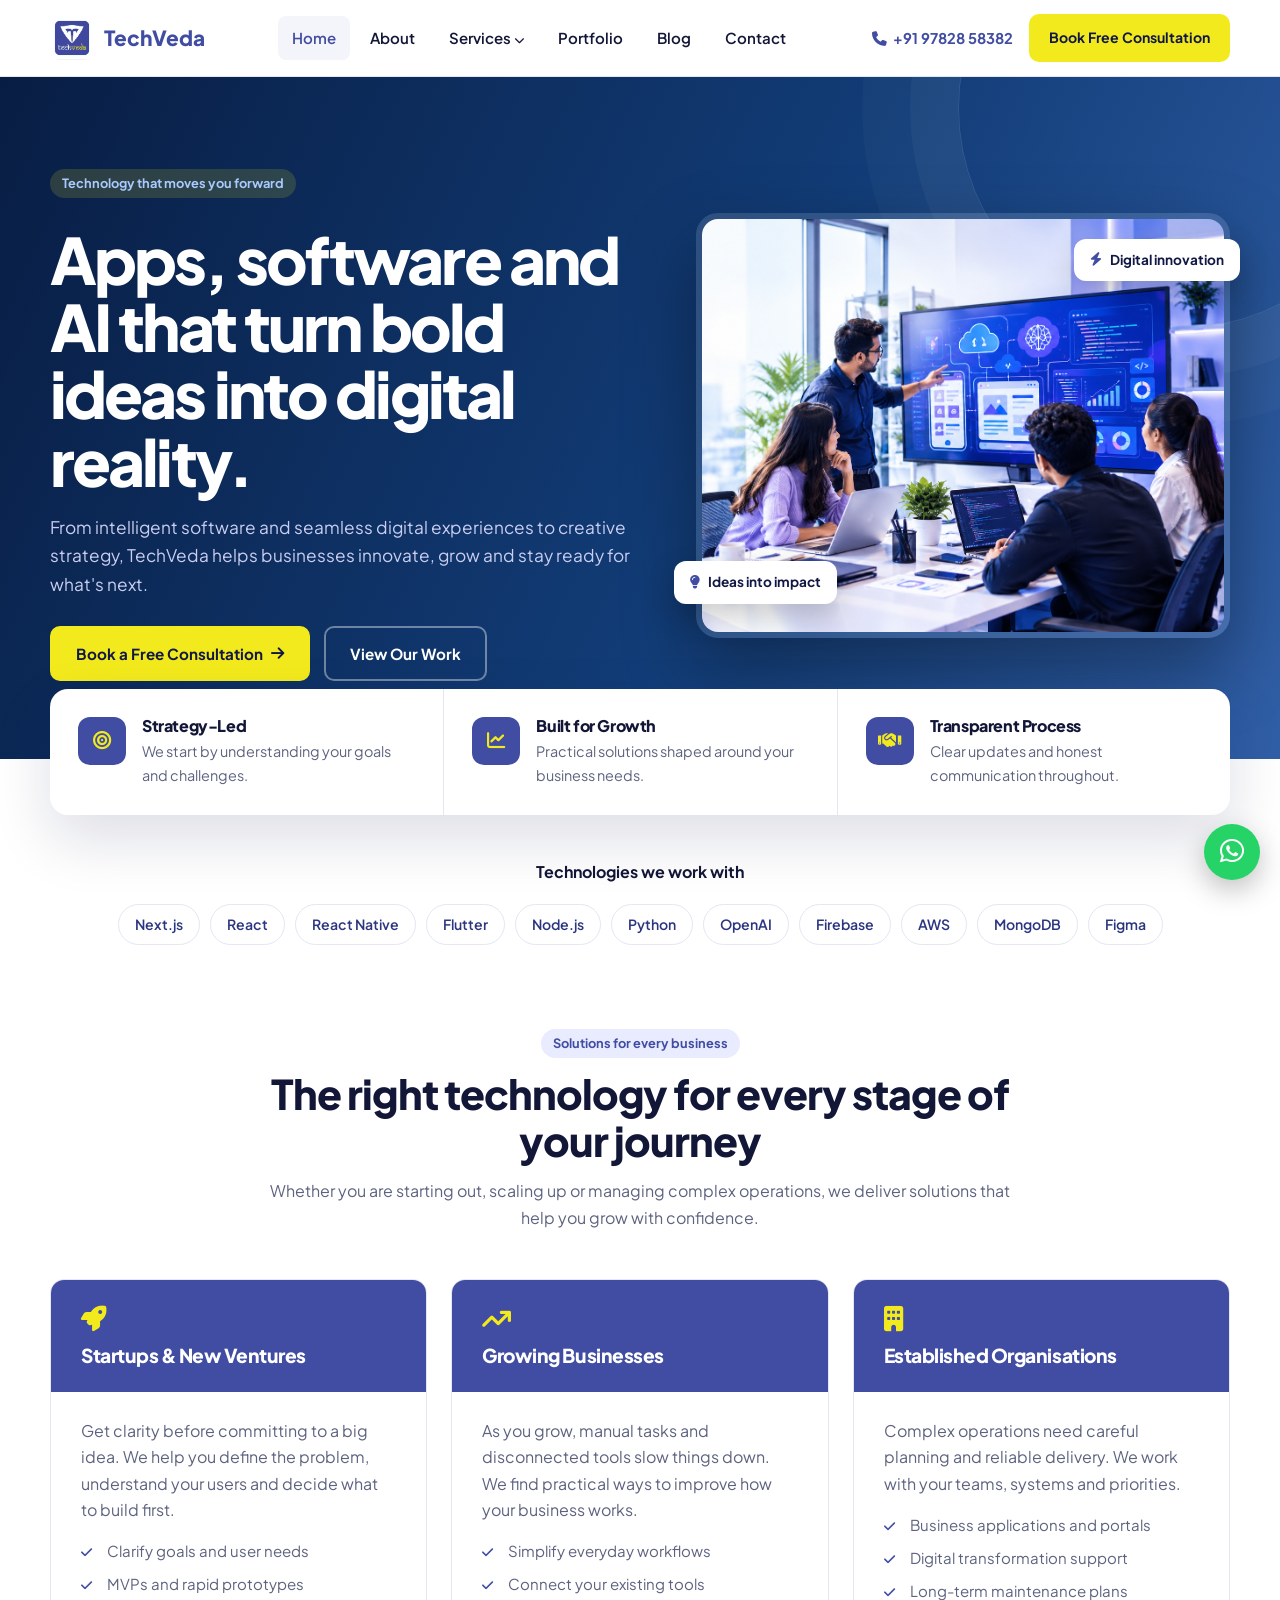
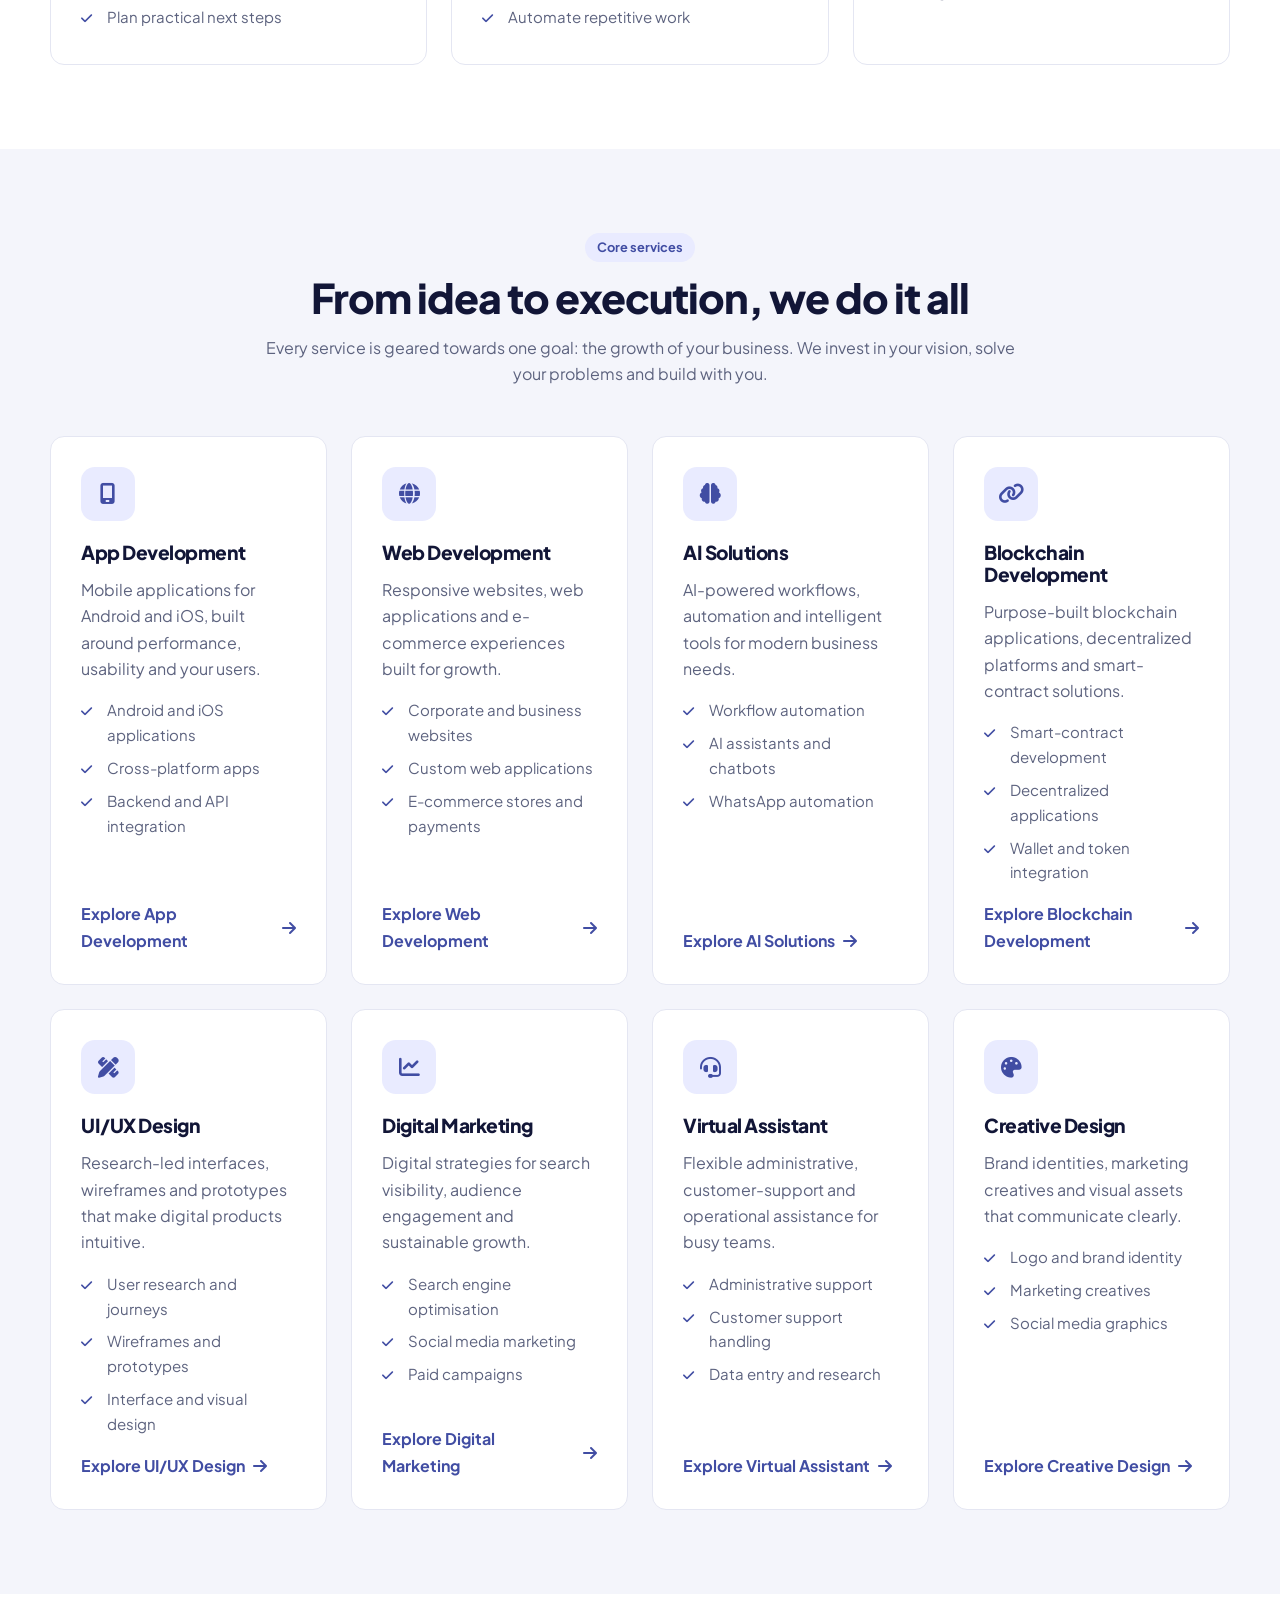
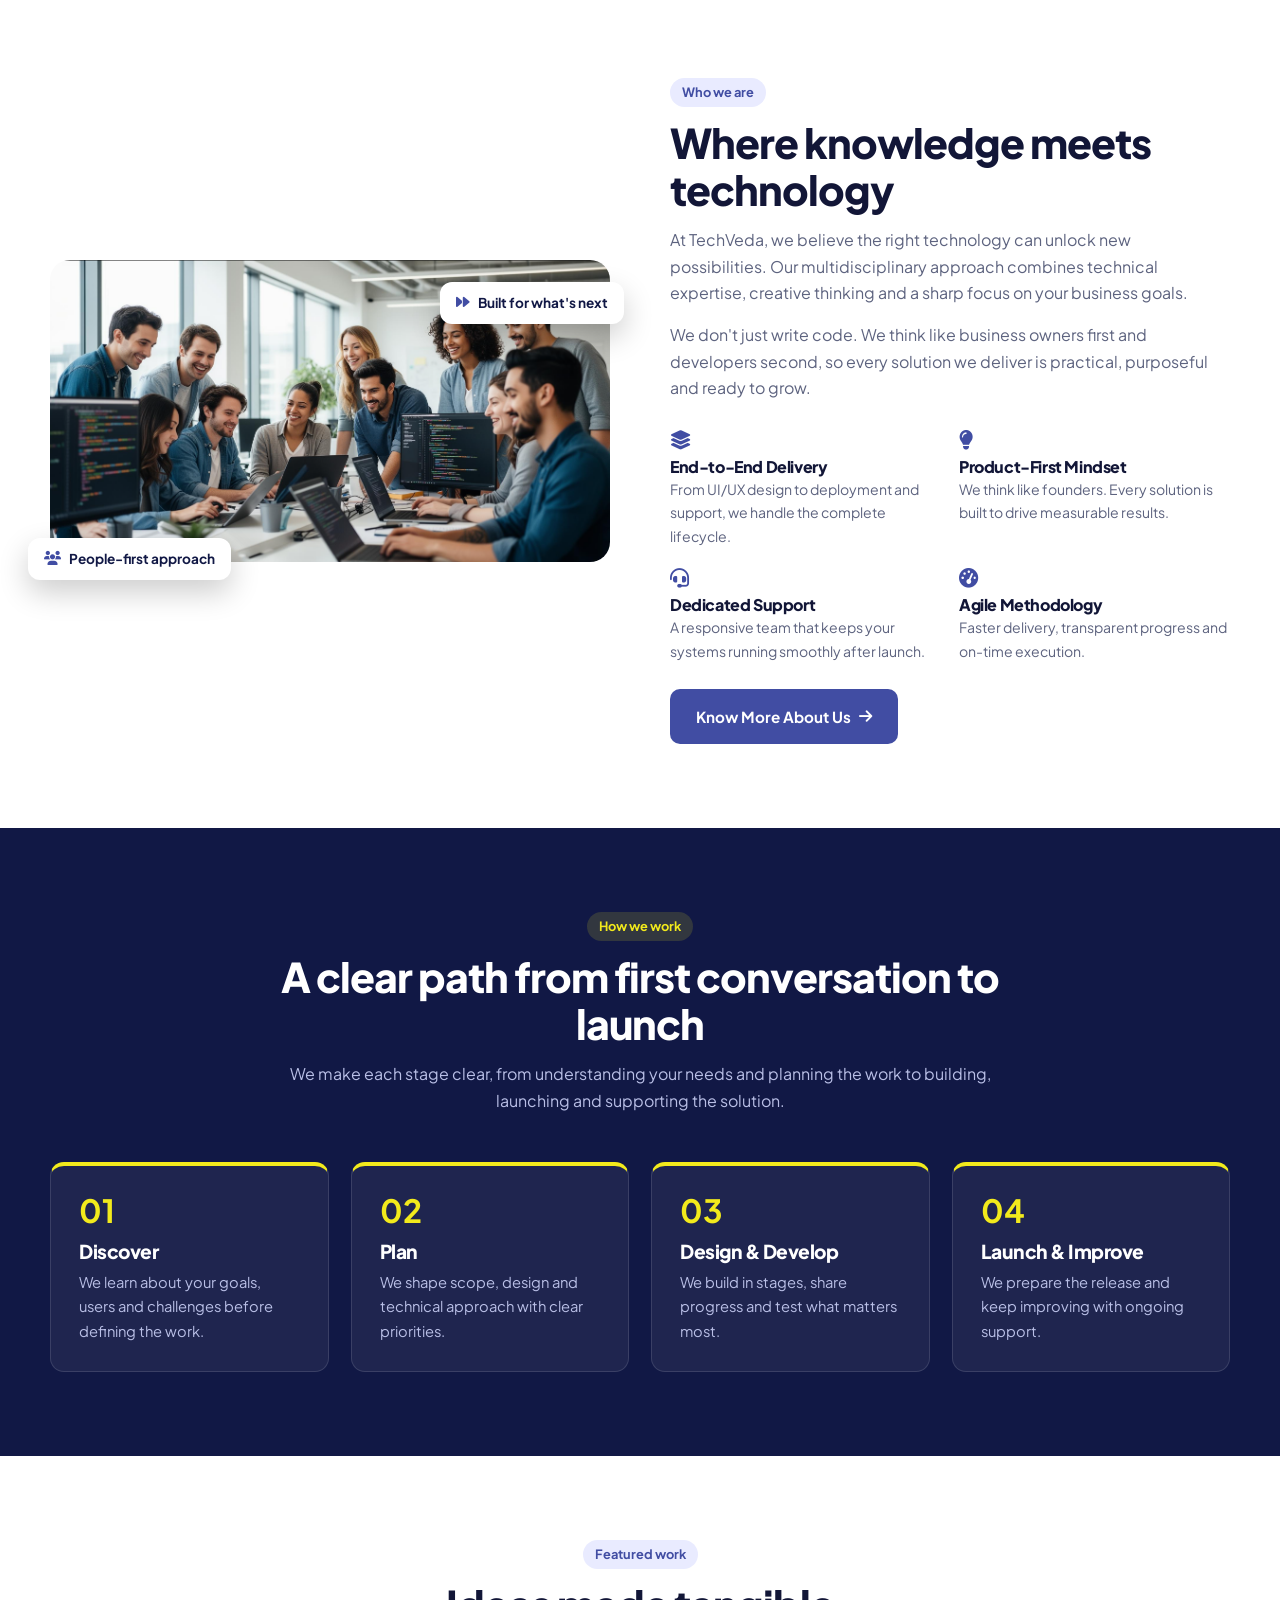
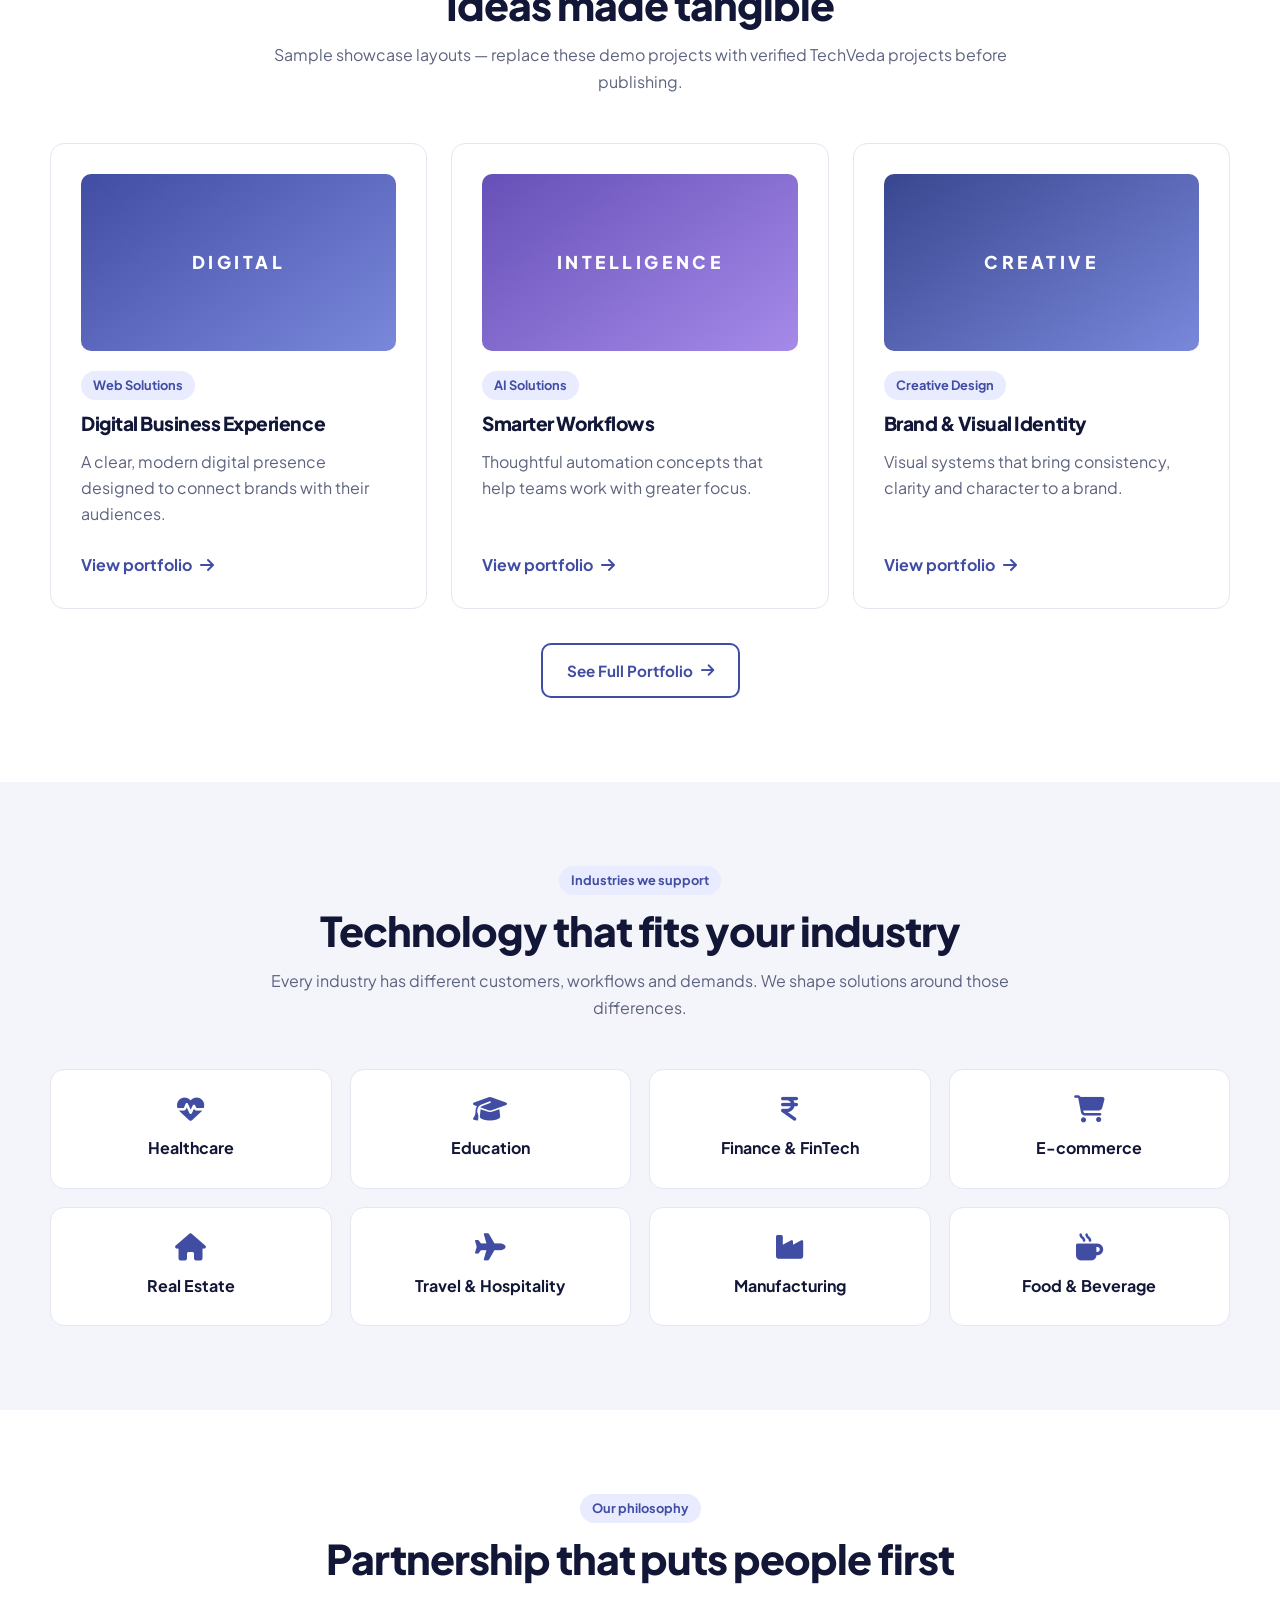
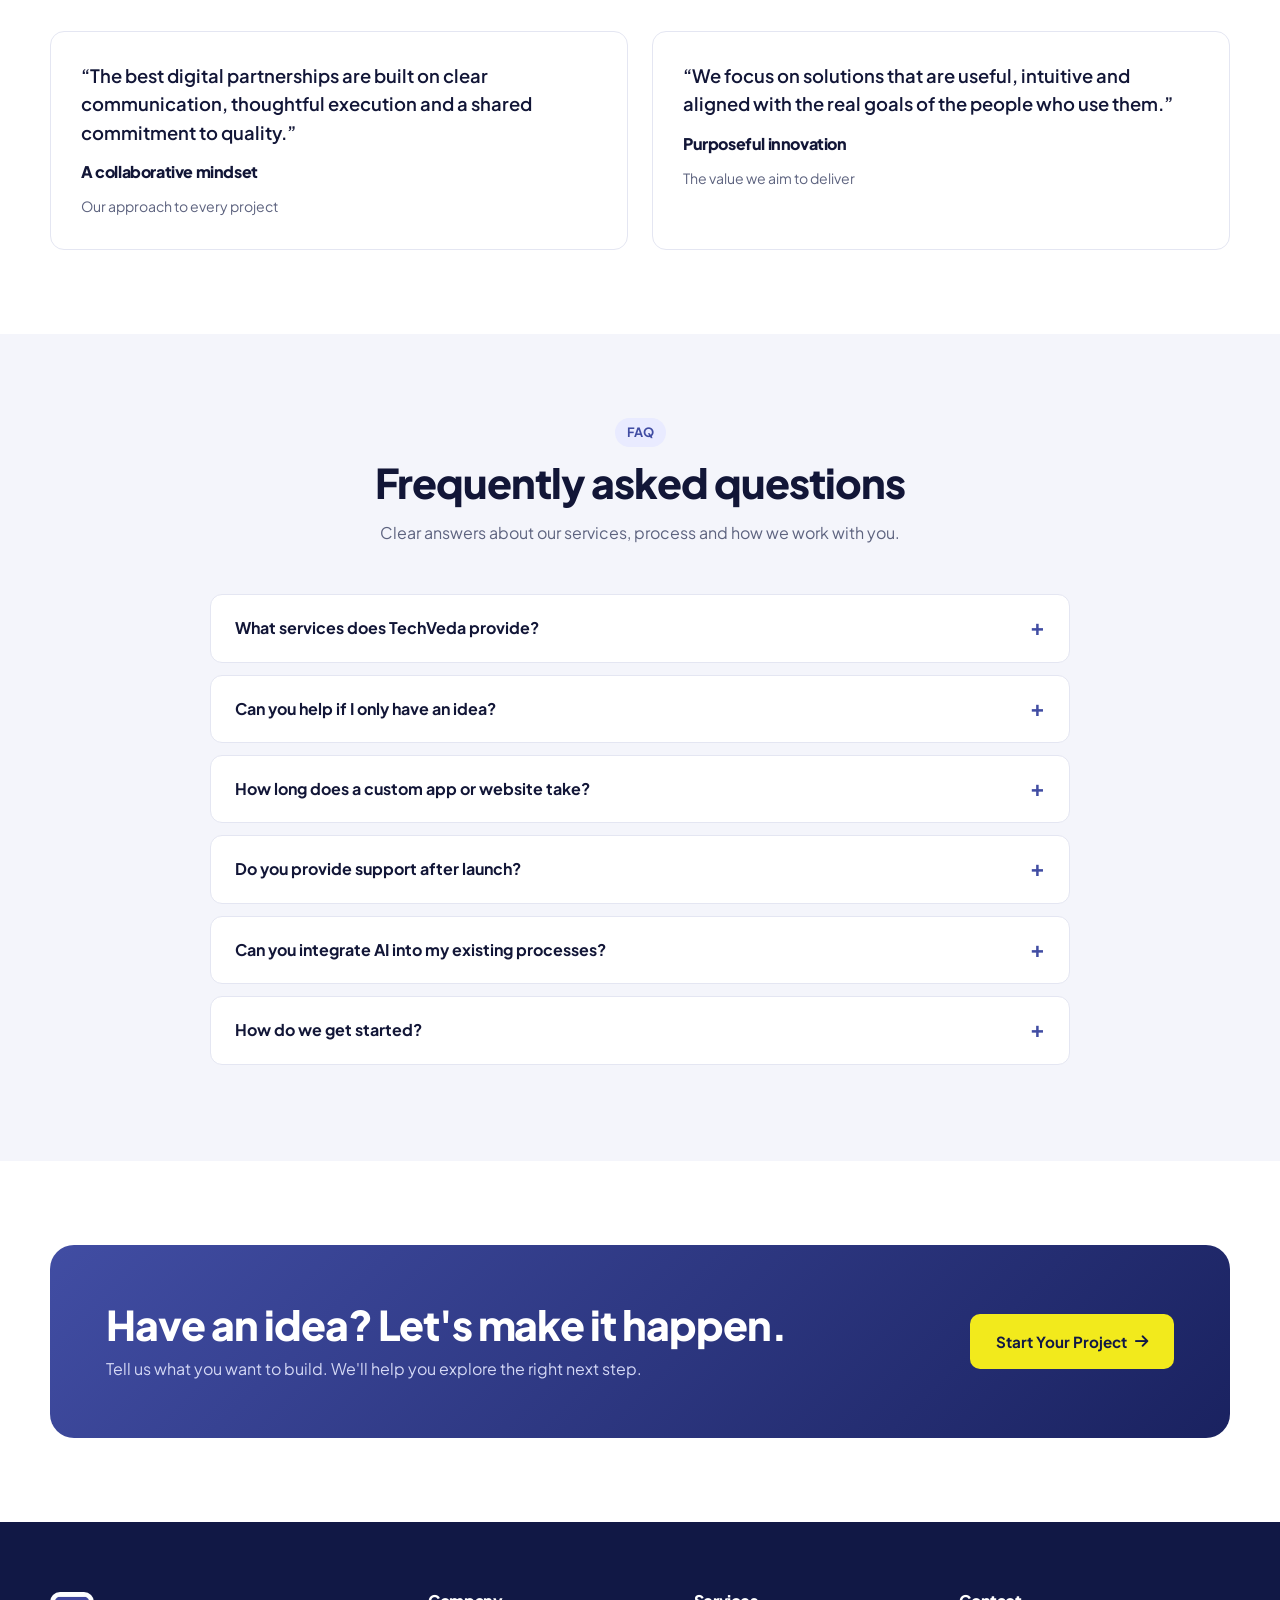
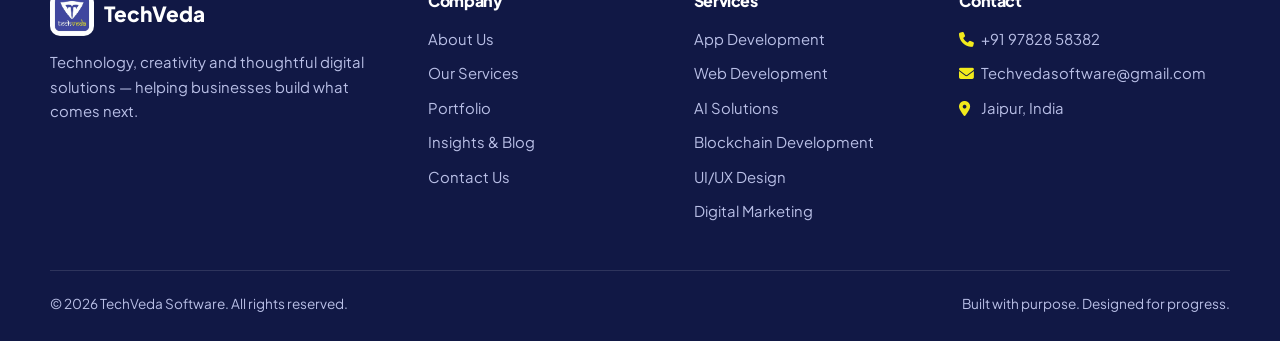
<file: index.html>
<!doctype html>
<html lang="en">
  <head>
    <meta charset="utf-8" />
    <meta name="viewport" content="width=device-width,initial-scale=1" />
    <title>TechVeda | Apps, Software & AI Solutions</title>
    <meta
      name="description"
      content="TechVeda delivers app, web, AI, blockchain, design and digital marketing solutions for growing businesses."
    />
    <link rel="icon" href="images/techveda-logo.jpeg" />
    <link rel="stylesheet" href="css/style.css" />
  </head>
  <body>
    <header class="site-header">
      <div class="container nav-wrap">
        <a class="brand" href="index.html"
          ><img src="images/techveda-logo.jpeg" alt="TechVeda logo" /><span
            >TechVeda</span
          ></a
        >
        <nav class="nav-links" id="nav">
          <a href="index.html" class="active">Home</a
          ><a href="about.html">About</a>
          <div class="nav-drop">
            <a href="service.html"
              >Services
              <i class="fa-solid fa-chevron-down" style="font-size: 0.65rem"></i
            ></a>
            <div class="drop-menu">
              <a href="service/app-development.html"
                ><i class="fa-solid fa-mobile-screen"></i>App Development</a
              ><a href="service/web-development.html"
                ><i class="fa-solid fa-globe"></i>Web Development</a
              ><a href="service/ai-solutions.html"
                ><i class="fa-solid fa-brain"></i>AI Solutions</a
              ><a href="service/blockchain-development.html"
                ><i class="fa-solid fa-link"></i>Blockchain Development</a
              ><a href="service/ui-ux-design.html"
                ><i class="fa-solid fa-pen-ruler"></i>UI/UX Design</a
              ><a href="service/digital-marketing.html"
                ><i class="fa-solid fa-chart-line"></i>Digital Marketing</a
              ><a href="service/virtual-assistant.html"
                ><i class="fa-solid fa-headset"></i>Virtual Assistant</a
              ><a href="service/creative-design.html"
                ><i class="fa-solid fa-palette"></i>Creative Design</a
              >
            </div>
          </div>
          <a href="portfolio.html">Portfolio</a><a href="blog.html">Blog</a
          ><a href="contact.html">Contact</a>
        </nav>
        <div class="nav-cta">
          <a class="nav-phone" href="tel:+919782858382"
            ><i class="fa-solid fa-phone"></i>+91 97828 58382</a
          ><a class="btn primary sm" href="contact.html"
            >Book Free Consultation</a
          >
          <button
            class="menu-toggle"
            aria-label="Toggle navigation"
            aria-expanded="false"
          >
            <i class="fa-solid fa-bars"></i>
          </button>
        </div>
      </div>
    </header>
    <main>
      <section class="page-hero service-detail-hero">
        <div class="container hero-grid">
          <div>
            <span class="tag">Technology that moves you forward</span>
            <h1>
              Apps, software and AI that turn bold ideas into digital reality.
            </h1>
            <p>
              From intelligent software and seamless digital experiences to
              creative strategy, TechVeda helps businesses innovate, grow and
              stay ready for what's next.
            </p>
            <div class="hero-actions">
              <a class="btn primary" href="contact.html"
                >Book a Free Consultation
                <i class="fa-solid fa-arrow-right"></i></a
              ><a class="btn ghost" href="portfolio.html">View Our Work</a>
            </div>
          </div>
          <div class="hero-art">
            <img
              src="images/hero-team.png"
              alt="TechVeda technology team collaborating on digital solutions"
            />
            <div class="chip chip-one">
              <i class="fa-solid fa-lightbulb"></i>Ideas into impact
            </div>
            <div class="chip chip-two">
              <i class="fa-solid fa-bolt"></i>Digital innovation
            </div>
          </div>
        </div>
      </section>
      <div class="container hl-row">
        <div class="hl-grid">
          <div class="hl">
            <i class="fa-solid fa-bullseye"></i>
            <div>
              <h4>Strategy-Led</h4>
              <p>We start by understanding your goals and challenges.</p>
            </div>
          </div>
          <div class="hl">
            <i class="fa-solid fa-chart-line"></i>
            <div>
              <h4>Built for Growth</h4>
              <p>Practical solutions shaped around your business needs.</p>
            </div>
          </div>
          <div class="hl">
            <i class="fa-solid fa-handshake"></i>
            <div>
              <h4>Transparent Process</h4>
              <p>Clear updates and honest communication throughout.</p>
            </div>
          </div>
        </div>
      </div>
      <section class="tech">
        <div class="container">
          <p>Technologies we work with</p>
          <div class="tech-list">
            <span>Next.js</span><span>React</span><span>React Native</span
            ><span>Flutter</span><span>Node.js</span><span>Python</span
            ><span>OpenAI</span><span>Firebase</span><span>AWS</span
            ><span>MongoDB</span><span>Figma</span>
          </div>
        </div>
      </section>
      <section class="section">
        <div class="container">
          <div class="section-head">
            <span class="tag">Solutions for every business</span>
            <h2>The right technology for every stage of your journey</h2>
            <p>
              Whether you are starting out, scaling up or managing complex
              operations, we deliver solutions that help you grow with
              confidence.
            </p>
          </div>
          <div class="grid g3">
            <article class="card stage-card">
              <div class="top">
                <i class="fa-solid fa-rocket"></i>
                <h3>Startups & New Ventures</h3>
              </div>
              <div class="body">
                <p>
                  Get clarity before committing to a big idea. We help you
                  define the problem, understand your users and decide what to
                  build first.
                </p>
                <ul class="ticks">
                  <li>Clarify goals and user needs</li>
                  <li>MVPs and rapid prototypes</li>
                  <li>Plan practical next steps</li>
                </ul>
              </div>
            </article>
            <article class="card stage-card">
              <div class="top">
                <i class="fa-solid fa-arrow-trend-up"></i>
                <h3>Growing Businesses</h3>
              </div>
              <div class="body">
                <p>
                  As you grow, manual tasks and disconnected tools slow things
                  down. We find practical ways to improve how your business
                  works.
                </p>
                <ul class="ticks">
                  <li>Simplify everyday workflows</li>
                  <li>Connect your existing tools</li>
                  <li>Automate repetitive work</li>
                </ul>
              </div>
            </article>
            <article class="card stage-card">
              <div class="top">
                <i class="fa-solid fa-building"></i>
                <h3>Established Organisations</h3>
              </div>
              <div class="body">
                <p>
                  Complex operations need careful planning and reliable
                  delivery. We work with your teams, systems and priorities.
                </p>
                <ul class="ticks">
                  <li>Business applications and portals</li>
                  <li>Digital transformation support</li>
                  <li>Long-term maintenance plans</li>
                </ul>
              </div>
            </article>
          </div>
        </div>
      </section>
      <section class="section soft">
        <div class="container">
          <div class="section-head">
            <span class="tag">Core services</span>
            <h2>From idea to execution, we do it all</h2>
            <p>
              Every service is geared towards one goal: the growth of your
              business. We invest in your vision, solve your problems and build
              with you.
            </p>
          </div>
          <div
            class="grid g4"
            style="grid-template-columns: repeat(auto-fit, minmax(260px, 1fr))"
          >
            <article class="card">
              <div class="ico"><i class="fa-solid fa-mobile-screen"></i></div>
              <h3>App Development</h3>
              <p>
                Mobile applications for Android and iOS, built around
                performance, usability and your users.
              </p>
              <ul class="ticks">
                <li>Android and iOS applications</li>
                <li>Cross-platform apps</li>
                <li>Backend and API integration</li>
              </ul>
              <a class="more" href="service/app-development.html"
                >Explore App Development <i class="fa-solid fa-arrow-right"></i
              ></a>
            </article>
            <article class="card">
              <div class="ico"><i class="fa-solid fa-globe"></i></div>
              <h3>Web Development</h3>
              <p>
                Responsive websites, web applications and e-commerce experiences
                built for growth.
              </p>
              <ul class="ticks">
                <li>Corporate and business websites</li>
                <li>Custom web applications</li>
                <li>E-commerce stores and payments</li>
              </ul>
              <a class="more" href="service/web-development.html"
                >Explore Web Development <i class="fa-solid fa-arrow-right"></i
              ></a>
            </article>
            <article class="card">
              <div class="ico"><i class="fa-solid fa-brain"></i></div>
              <h3>AI Solutions</h3>
              <p>
                AI-powered workflows, automation and intelligent tools for
                modern business needs.
              </p>
              <ul class="ticks">
                <li>Workflow automation</li>
                <li>AI assistants and chatbots</li>
                <li>WhatsApp automation</li>
              </ul>
              <a class="more" href="service/ai-solutions.html"
                >Explore AI Solutions <i class="fa-solid fa-arrow-right"></i
              ></a>
            </article>
            <article class="card">
              <div class="ico"><i class="fa-solid fa-link"></i></div>
              <h3>Blockchain Development</h3>
              <p>
                Purpose-built blockchain applications, decentralized platforms
                and smart-contract solutions.
              </p>
              <ul class="ticks">
                <li>Smart-contract development</li>
                <li>Decentralized applications</li>
                <li>Wallet and token integration</li>
              </ul>
              <a class="more" href="service/blockchain-development.html"
                >Explore Blockchain Development
                <i class="fa-solid fa-arrow-right"></i
              ></a>
            </article>
            <article class="card">
              <div class="ico"><i class="fa-solid fa-pen-ruler"></i></div>
              <h3>UI/UX Design</h3>
              <p>
                Research-led interfaces, wireframes and prototypes that make
                digital products intuitive.
              </p>
              <ul class="ticks">
                <li>User research and journeys</li>
                <li>Wireframes and prototypes</li>
                <li>Interface and visual design</li>
              </ul>
              <a class="more" href="service/ui-ux-design.html"
                >Explore UI/UX Design <i class="fa-solid fa-arrow-right"></i
              ></a>
            </article>
            <article class="card">
              <div class="ico"><i class="fa-solid fa-chart-line"></i></div>
              <h3>Digital Marketing</h3>
              <p>
                Digital strategies for search visibility, audience engagement
                and sustainable growth.
              </p>
              <ul class="ticks">
                <li>Search engine optimisation</li>
                <li>Social media marketing</li>
                <li>Paid campaigns</li>
              </ul>
              <a class="more" href="service/digital-marketing.html"
                >Explore Digital Marketing
                <i class="fa-solid fa-arrow-right"></i
              ></a>
            </article>
            <article class="card">
              <div class="ico"><i class="fa-solid fa-headset"></i></div>
              <h3>Virtual Assistant</h3>
              <p>
                Flexible administrative, customer-support and operational
                assistance for busy teams.
              </p>
              <ul class="ticks">
                <li>Administrative support</li>
                <li>Customer support handling</li>
                <li>Data entry and research</li>
              </ul>
              <a class="more" href="service/virtual-assistant.html"
                >Explore Virtual Assistant
                <i class="fa-solid fa-arrow-right"></i
              ></a>
            </article>
            <article class="card">
              <div class="ico"><i class="fa-solid fa-palette"></i></div>
              <h3>Creative Design</h3>
              <p>
                Brand identities, marketing creatives and visual assets that
                communicate clearly.
              </p>
              <ul class="ticks">
                <li>Logo and brand identity</li>
                <li>Marketing creatives</li>
                <li>Social media graphics</li>
              </ul>
              <a class="more" href="service/creative-design.html"
                >Explore Creative Design <i class="fa-solid fa-arrow-right"></i
              ></a>
            </article>
          </div>
        </div>
      </section>
      <section class="section">
        <div class="container split">
          <div class="visual">
            <img
              src="images/about-team.png"
              alt="Technology professionals working together in a modern office"
            />
            <div class="chip chip-one">
              <i class="fa-solid fa-users"></i>People-first approach
            </div>
            <div class="chip chip-two">
              <i class="fa-solid fa-forward"></i>Built for what's next
            </div>
          </div>
          <div>
            <span class="tag">Who we are</span>
            <h2>Where knowledge meets technology</h2>
            <p>
              At TechVeda, we believe the right technology can unlock new
              possibilities. Our multidisciplinary approach combines technical
              expertise, creative thinking and a sharp focus on your business
              goals.
            </p>
            <p>
              We don't just write code. We think like business owners first and
              developers second, so every solution we deliver is practical,
              purposeful and ready to grow.
            </p>
            <div class="mini-grid">
              <div class="mini">
                <i class="fa-solid fa-layer-group"></i>
                <h4>End-to-End Delivery</h4>
                <p>
                  From UI/UX design to deployment and support, we handle the
                  complete lifecycle.
                </p>
              </div>
              <div class="mini">
                <i class="fa-solid fa-lightbulb"></i>
                <h4>Product-First Mindset</h4>
                <p>
                  We think like founders. Every solution is built to drive
                  measurable results.
                </p>
              </div>
              <div class="mini">
                <i class="fa-solid fa-headset"></i>
                <h4>Dedicated Support</h4>
                <p>
                  A responsive team that keeps your systems running smoothly
                  after launch.
                </p>
              </div>
              <div class="mini">
                <i class="fa-solid fa-gauge-high"></i>
                <h4>Agile Methodology</h4>
                <p>
                  Faster delivery, transparent progress and on-time execution.
                </p>
              </div>
            </div>
            <a class="btn blue" href="about.html"
              >Know More About Us <i class="fa-solid fa-arrow-right"></i
            ></a>
          </div>
        </div>
      </section>
      <section class="section dark">
        <div class="container">
          <div class="section-head">
            <span class="tag">How we work</span>
            <h2>A clear path from first conversation to launch</h2>
            <p>
              We make each stage clear, from understanding your needs and
              planning the work to building, launching and supporting the
              solution.
            </p>
          </div>
          <div class="steps">
            <div class="step">
              <b>01</b>
              <h3>Discover</h3>
              <p>
                We learn about your goals, users and challenges before defining
                the work.
              </p>
            </div>
            <div class="step">
              <b>02</b>
              <h3>Plan</h3>
              <p>
                We shape scope, design and technical approach with clear
                priorities.
              </p>
            </div>
            <div class="step">
              <b>03</b>
              <h3>Design & Develop</h3>
              <p>
                We build in stages, share progress and test what matters most.
              </p>
            </div>
            <div class="step">
              <b>04</b>
              <h3>Launch & Improve</h3>
              <p>
                We prepare the release and keep improving with ongoing support.
              </p>
            </div>
          </div>
        </div>
      </section>
      <section class="section">
        <div class="container">
          <div class="section-head">
            <span class="tag">Featured work</span>
            <h2>Ideas made tangible</h2>
            <p>
              Sample showcase layouts — replace these demo projects with
              verified TechVeda projects before publishing.
            </p>
          </div>
          <div class="grid g3">
            <article class="card">
              <div class="project-img">DIGITAL</div>
              <span class="tag" style="align-self: flex-start"
                >Web Solutions</span
              >
              <h3>Digital Business Experience</h3>
              <p>
                A clear, modern digital presence designed to connect brands with
                their audiences.
              </p>
              <a class="more" href="portfolio.html"
                >View portfolio <i class="fa-solid fa-arrow-right"></i
              ></a>
            </article>
            <article class="card">
              <div
                class="project-img"
                style="background: linear-gradient(145deg, #6650b7, #a58ae9)"
              >
                INTELLIGENCE
              </div>
              <span class="tag" style="align-self: flex-start"
                >AI Solutions</span
              >
              <h3>Smarter Workflows</h3>
              <p>
                Thoughtful automation concepts that help teams work with greater
                focus.
              </p>
              <a class="more" href="portfolio.html"
                >View portfolio <i class="fa-solid fa-arrow-right"></i
              ></a>
            </article>
            <article class="card">
              <div
                class="project-img"
                style="background: linear-gradient(145deg, #39468f, #7a88dc)"
              >
                CREATIVE
              </div>
              <span class="tag" style="align-self: flex-start"
                >Creative Design</span
              >
              <h3>Brand & Visual Identity</h3>
              <p>
                Visual systems that bring consistency, clarity and character to
                a brand.
              </p>
              <a class="more" href="portfolio.html"
                >View portfolio <i class="fa-solid fa-arrow-right"></i
              ></a>
            </article>
          </div>
          <div style="text-align: center; margin-top: 34px">
            <a class="btn line" href="portfolio.html"
              >See Full Portfolio <i class="fa-solid fa-arrow-right"></i
            ></a>
          </div>
        </div>
      </section>
      <section class="section soft">
        <div class="container">
          <div class="section-head">
            <span class="tag">Industries we support</span>
            <h2>Technology that fits your industry</h2>
            <p>
              Every industry has different customers, workflows and demands. We
              shape solutions around those differences.
            </p>
          </div>
          <div class="ind">
            <div><i class="fa-solid fa-heart-pulse"></i>Healthcare</div>
            <div><i class="fa-solid fa-graduation-cap"></i>Education</div>
            <div>
              <i class="fa-solid fa-indian-rupee-sign"></i>Finance & FinTech
            </div>
            <div><i class="fa-solid fa-cart-shopping"></i>E-commerce</div>
            <div><i class="fa-solid fa-house"></i>Real Estate</div>
            <div><i class="fa-solid fa-plane"></i>Travel & Hospitality</div>
            <div><i class="fa-solid fa-industry"></i>Manufacturing</div>
            <div><i class="fa-solid fa-mug-hot"></i>Food & Beverage</div>
          </div>
        </div>
      </section>
      <section class="section">
        <div class="container">
          <div class="section-head">
            <span class="tag">Our philosophy</span>
            <h2>Partnership that puts people first</h2>
          </div>
          <div class="grid g2">
            <article class="card">
              <p class="quote">
                “The best digital partnerships are built on clear communication,
                thoughtful execution and a shared commitment to quality.”
              </p>
              <h4>A collaborative mindset</h4>
              <p style="margin: 0; font-size: 0.88rem">
                Our approach to every project
              </p>
            </article>
            <article class="card">
              <p class="quote">
                “We focus on solutions that are useful, intuitive and aligned
                with the real goals of the people who use them.”
              </p>
              <h4>Purposeful innovation</h4>
              <p style="margin: 0; font-size: 0.88rem">
                The value we aim to deliver
              </p>
            </article>
          </div>
        </div>
      </section>
      <section class="section soft">
        <div class="container">
          <div class="section-head">
            <span class="tag">FAQ</span>
            <h2>Frequently asked questions</h2>
            <p>
              Clear answers about our services, process and how we work with
              you.
            </p>
          </div>
          <div class="faq">
            <details>
              <summary>What services does TechVeda provide?</summary>
              <p>
                We offer app development, web development, AI solutions,
                blockchain development, UI/UX design, digital marketing, virtual
                assistant support and creative design.
              </p>
            </details>
            <details>
              <summary>Can you help if I only have an idea?</summary>
              <p>
                Yes. Start by explaining the problem, the people who will use
                the solution and the outcome you want. We help clarify
                priorities and plan next steps before development begins.
              </p>
            </details>
            <details>
              <summary>How long does a custom app or website take?</summary>
              <p>
                It depends on scope, features, integrations and platforms. After
                understanding your needs, we share a clear scope and timeline
                estimate.
              </p>
            </details>
            <details>
              <summary>Do you provide support after launch?</summary>
              <p>
                Yes. We offer maintenance, technical improvements and new
                features after launch. The level of support is agreed in your
                project plan.
              </p>
            </details>
            <details>
              <summary>
                Can you integrate AI into my existing processes?
              </summary>
              <p>
                Often, yes. We assess your current workflows and systems, then
                identify where automation or AI can help — and where a simpler
                solution is better.
              </p>
            </details>
            <details>
              <summary>How do we get started?</summary>
              <p>
                Send us your requirements through the contact form. We will
                review them, set up a discovery call and suggest a practical way
                forward.
              </p>
            </details>
          </div>
        </div>
      </section>
      <section class="section">
        <div class="container">
          <div class="cta-band">
            <div>
              <h2>Have an idea? Let's make it happen.</h2>
              <p>
                Tell us what you want to build. We'll help you explore the right
                next step.
              </p>
            </div>
            <a class="btn primary" href="contact.html"
              >Start Your Project <i class="fa-solid fa-arrow-right"></i
            ></a>
          </div>
        </div>
      </section>
    </main>
    <footer class="footer">
      <div class="container">
        <div class="footer-grid">
          <div>
            <div class="footer-brand">
              <img src="images/techveda-logo.jpeg" alt="" />TechVeda
            </div>
            <p>
              Technology, creativity and thoughtful digital solutions — helping
              businesses build what comes next.
            </p>
          </div>
          <div>
            <h4>Company</h4>
            <div class="footer-links">
              <a href="about.html">About Us</a
              ><a href="service.html">Our Services</a
              ><a href="portfolio.html">Portfolio</a
              ><a href="blog.html">Insights &amp; Blog</a
              ><a href="contact.html">Contact Us</a>
            </div>
          </div>
          <div>
            <h4>Services</h4>
            <div class="footer-links">
              <a href="service/app-development.html">App Development</a
              ><a href="service/web-development.html">Web Development</a
              ><a href="service/ai-solutions.html">AI Solutions</a
              ><a href="service/blockchain-development.html"
                >Blockchain Development</a
              ><a href="service/ui-ux-design.html">UI/UX Design</a
              ><a href="service/digital-marketing.html">Digital Marketing</a>
            </div>
          </div>
          <div>
            <h4>Contact</h4>
            <div class="footer-links">
              <a href="tel:+919782858382"
                ><i class="fa-solid fa-phone"></i>+91 97828 58382</a
              ><a href="mailto:Techvedasoftware@gmail.com"
                ><i class="fa-solid fa-envelope"></i>Techvedasoftware@gmail.com</a
              ><span
                ><i class="fa-solid fa-location-dot"></i>Jaipur, India</span
              >
            </div>
          </div>
        </div>
        <div class="footer-bottom">
          <span
            >© <span id="year"></span> TechVeda Software. All rights
            reserved.</span
          ><span>Built with purpose. Designed for progress.</span>
        </div>
      </div>
    </footer>
    <a
      class="wa"
      href="https://wa.me/916375777464"
      aria-label="Chat on WhatsApp"
      ><i class="fa-brands fa-whatsapp"></i
    ></a>
    <script src="js/script.js"></script>
  </body>
</html>
</file>
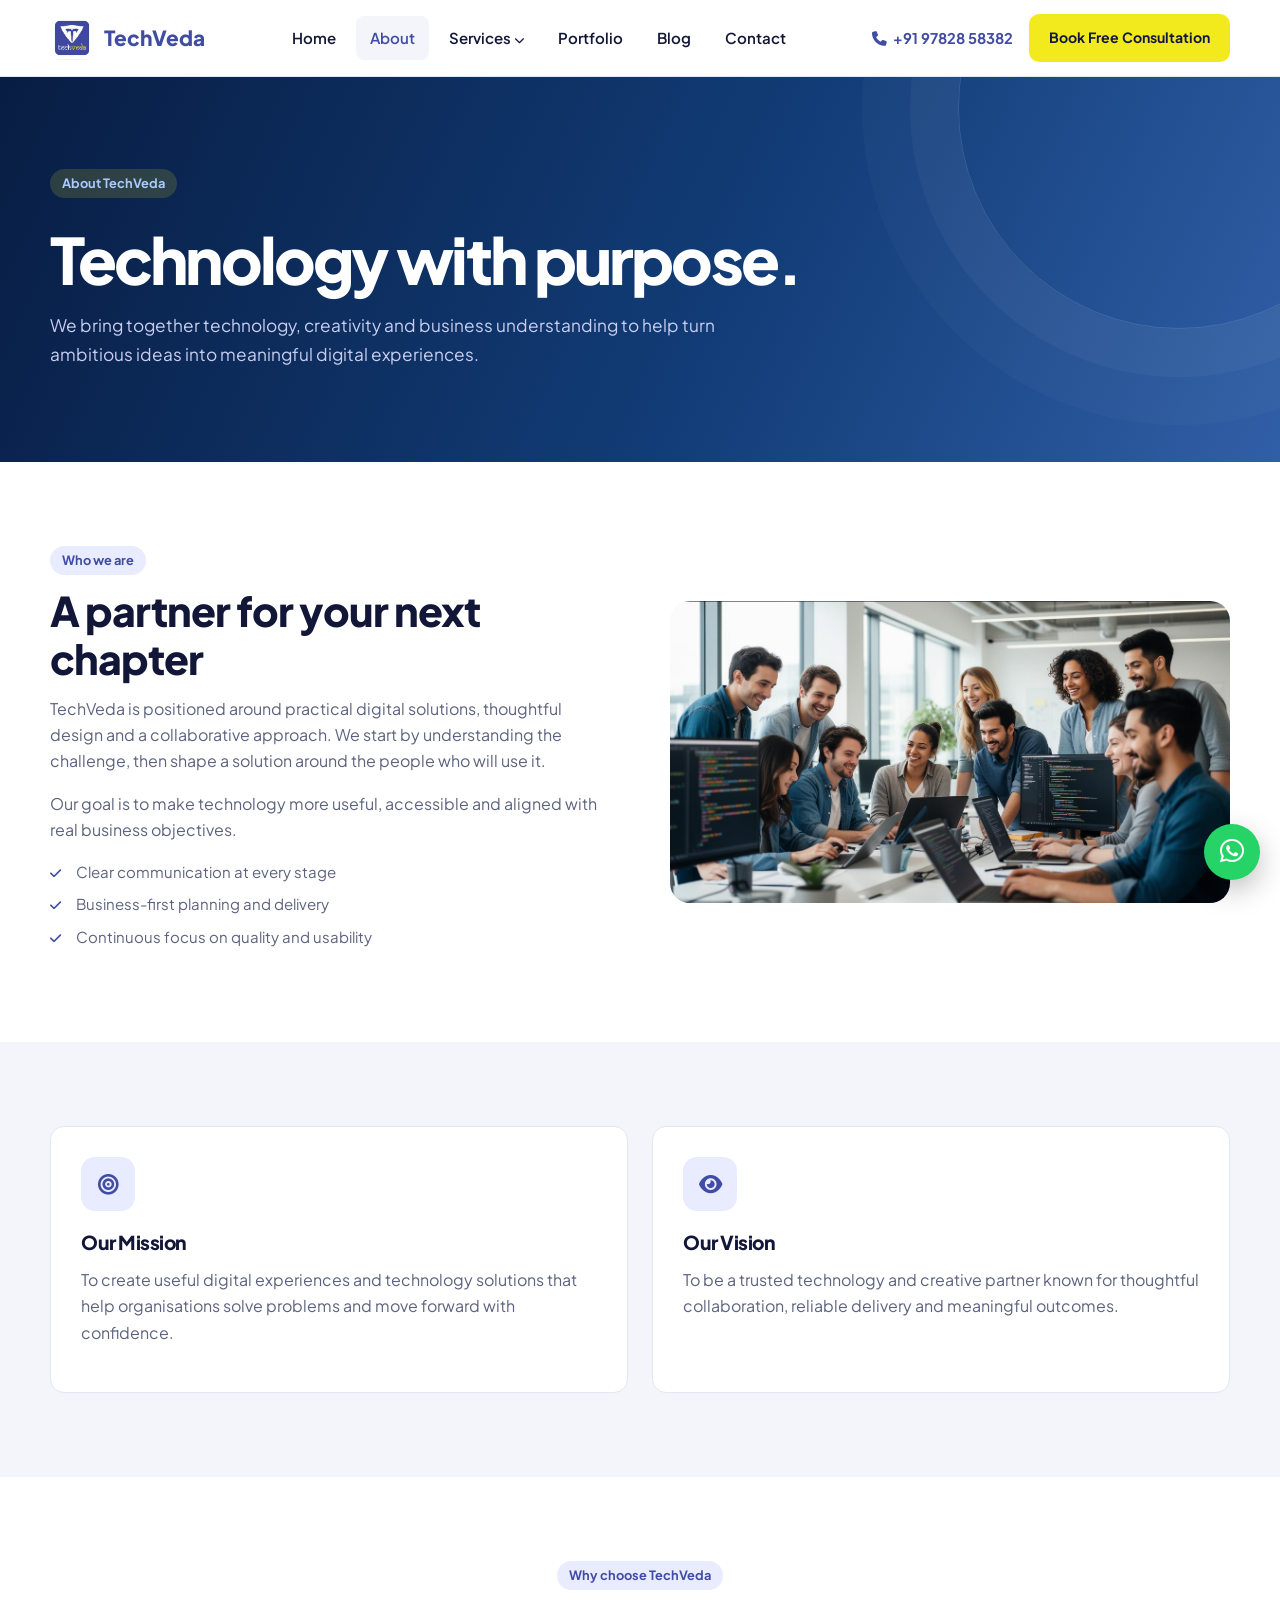
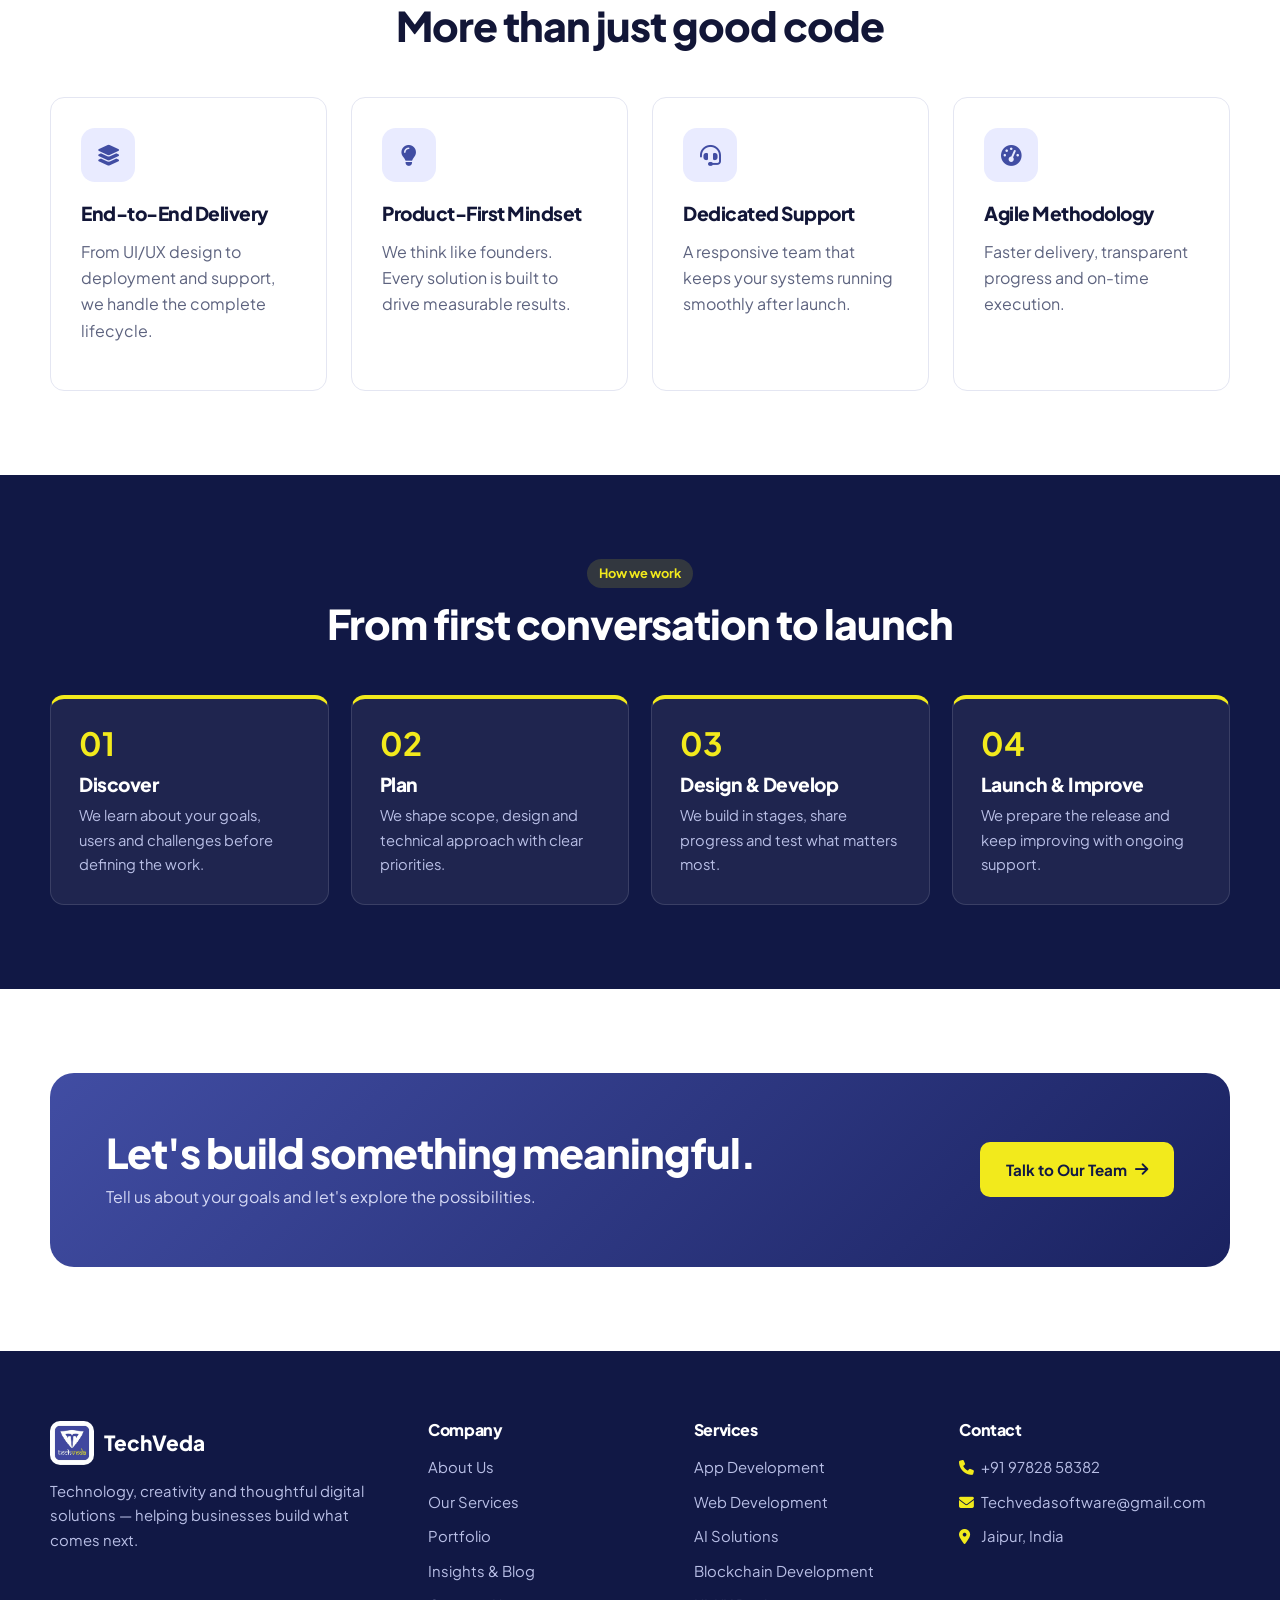
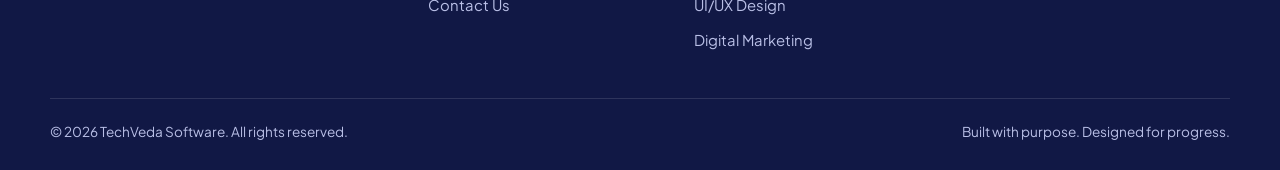
<file: about.html>
<!doctype html>
<html lang="en">
  <head>
    <meta charset="utf-8" />
    <meta name="viewport" content="width=device-width,initial-scale=1" />
    <title>About Us | TechVeda</title>
    <meta
      name="description"
      content="Learn about TechVeda — our mission, vision and approach to digital solutions."
    />
    <link rel="icon" href="images/techveda-logo.jpeg" />
    <link rel="stylesheet" href="css/style.css" />
  </head>
  <body>
    <header class="site-header">
      <div class="container nav-wrap">
        <a class="brand" href="index.html"
          ><img src="images/techveda-logo.jpeg" alt="TechVeda logo" /><span
            >TechVeda</span
          ></a
        >
        <nav class="nav-links" id="nav">
          <a href="index.html">Home</a
          ><a href="about.html" class="active">About</a>
          <div class="nav-drop">
            <a href="service.html"
              >Services
              <i class="fa-solid fa-chevron-down" style="font-size: 0.65rem"></i
            ></a>
            <div class="drop-menu">
              <a href="service/app-development.html"
                ><i class="fa-solid fa-mobile-screen"></i>App Development</a
              ><a href="service/web-development.html"
                ><i class="fa-solid fa-globe"></i>Web Development</a
              ><a href="service/ai-solutions.html"
                ><i class="fa-solid fa-brain"></i>AI Solutions</a
              ><a href="service/blockchain-development.html"
                ><i class="fa-solid fa-link"></i>Blockchain Development</a
              ><a href="service/ui-ux-design.html"
                ><i class="fa-solid fa-pen-ruler"></i>UI/UX Design</a
              ><a href="service/digital-marketing.html"
                ><i class="fa-solid fa-chart-line"></i>Digital Marketing</a
              ><a href="service/virtual-assistant.html"
                ><i class="fa-solid fa-headset"></i>Virtual Assistant</a
              ><a href="service/creative-design.html"
                ><i class="fa-solid fa-palette"></i>Creative Design</a
              >
            </div>
          </div>
          <a href="portfolio.html">Portfolio</a><a href="blog.html">Blog</a
          ><a href="contact.html">Contact</a>
        </nav>
        <div class="nav-cta">
          <a class="nav-phone" href="tel:+919782858382"
            ><i class="fa-solid fa-phone"></i>+91 97828 58382</a
          ><a class="btn primary sm" href="contact.html"
            >Book Free Consultation</a
          >
          <button
            class="menu-toggle"
            aria-label="Toggle navigation"
            aria-expanded="false"
          >
            <i class="fa-solid fa-bars"></i>
          </button>
        </div>
      </div>
    </header>
    <main>
      <section class="page-hero service-detail-hero">
        <div class="container">
          <span class="tag">About TechVeda</span>
          <h1>Technology with purpose.</h1>
          <p>
            We bring together technology, creativity and business understanding
            to help turn ambitious ideas into meaningful digital experiences.
          </p>
        </div>
      </section>
      <section class="section">
        <div class="container split">
          <div>
            <span class="tag">Who we are</span>
            <h2>A partner for your next chapter</h2>
            <p>
              TechVeda is positioned around practical digital solutions,
              thoughtful design and a collaborative approach. We start by
              understanding the challenge, then shape a solution around the
              people who will use it.
            </p>
            <p>
              Our goal is to make technology more useful, accessible and aligned
              with real business objectives.
            </p>
            <ul class="ticks">
              <li>Clear communication at every stage</li>
              <li>Business-first planning and delivery</li>
              <li>Continuous focus on quality and usability</li>
            </ul>
          </div>
          <div class="visual">
            <img src="images/about-team.png" alt="TechVeda team at work" />
          </div>
        </div>
      </section>
      <section class="section soft">
        <div class="container">
          <div class="grid g2">
            <article class="card">
              <div class="ico"><i class="fa-solid fa-bullseye"></i></div>
              <h3>Our Mission</h3>
              <p>
                To create useful digital experiences and technology solutions
                that help organisations solve problems and move forward with
                confidence.
              </p>
            </article>
            <article class="card">
              <div class="ico"><i class="fa-solid fa-eye"></i></div>
              <h3>Our Vision</h3>
              <p>
                To be a trusted technology and creative partner known for
                thoughtful collaboration, reliable delivery and meaningful
                outcomes.
              </p>
            </article>
          </div>
        </div>
      </section>
      <section class="section">
        <div class="container">
          <div class="section-head">
            <span class="tag">Why choose TechVeda</span>
            <h2>More than just good code</h2>
          </div>
          <div class="grid g4">
            <article class="card">
              <div class="ico"><i class="fa-solid fa-layer-group"></i></div>
              <h3>End-to-End Delivery</h3>
              <p>
                From UI/UX design to deployment and support, we handle the
                complete lifecycle.
              </p>
            </article>
            <article class="card">
              <div class="ico"><i class="fa-solid fa-lightbulb"></i></div>
              <h3>Product-First Mindset</h3>
              <p>
                We think like founders. Every solution is built to drive
                measurable results.
              </p>
            </article>
            <article class="card">
              <div class="ico"><i class="fa-solid fa-headset"></i></div>
              <h3>Dedicated Support</h3>
              <p>
                A responsive team that keeps your systems running smoothly after
                launch.
              </p>
            </article>
            <article class="card">
              <div class="ico"><i class="fa-solid fa-gauge-high"></i></div>
              <h3>Agile Methodology</h3>
              <p>
                Faster delivery, transparent progress and on-time execution.
              </p>
            </article>
          </div>
        </div>
      </section>
      <section class="section dark">
        <div class="container">
          <div class="section-head">
            <span class="tag">How we work</span>
            <h2>From first conversation to launch</h2>
          </div>
          <div class="steps">
            <div class="step">
              <b>01</b>
              <h3>Discover</h3>
              <p>
                We learn about your goals, users and challenges before defining
                the work.
              </p>
            </div>
            <div class="step">
              <b>02</b>
              <h3>Plan</h3>
              <p>
                We shape scope, design and technical approach with clear
                priorities.
              </p>
            </div>
            <div class="step">
              <b>03</b>
              <h3>Design & Develop</h3>
              <p>
                We build in stages, share progress and test what matters most.
              </p>
            </div>
            <div class="step">
              <b>04</b>
              <h3>Launch & Improve</h3>
              <p>
                We prepare the release and keep improving with ongoing support.
              </p>
            </div>
          </div>
        </div>
      </section>
      <section class="section">
        <div class="container">
          <div class="cta-band">
            <div>
              <h2>Let's build something meaningful.</h2>
              <p>
                Tell us about your goals and let's explore the possibilities.
              </p>
            </div>
            <a class="btn primary" href="contact.html"
              >Talk to Our Team <i class="fa-solid fa-arrow-right"></i
            ></a>
          </div>
        </div>
      </section>
    </main>
    <footer class="footer">
      <div class="container">
        <div class="footer-grid">
          <div>
            <div class="footer-brand">
              <img src="images/techveda-logo.jpeg" alt="" />TechVeda
            </div>
            <p>
              Technology, creativity and thoughtful digital solutions — helping
              businesses build what comes next.
            </p>
          </div>
          <div>
            <h4>Company</h4>
            <div class="footer-links">
              <a href="about.html">About Us</a
              ><a href="service.html">Our Services</a
              ><a href="portfolio.html">Portfolio</a
              ><a href="blog.html">Insights &amp; Blog</a
              ><a href="contact.html">Contact Us</a>
            </div>
          </div>
          <div>
            <h4>Services</h4>
            <div class="footer-links">
              <a href="service/app-development.html">App Development</a
              ><a href="service/web-development.html">Web Development</a
              ><a href="service/ai-solutions.html">AI Solutions</a
              ><a href="service/blockchain-development.html"
                >Blockchain Development</a
              ><a href="service/ui-ux-design.html">UI/UX Design</a
              ><a href="service/digital-marketing.html">Digital Marketing</a>
            </div>
          </div>
          <div>
            <h4>Contact</h4>
            <div class="footer-links">
              <a href="tel:+919782858382"
                ><i class="fa-solid fa-phone"></i>+91 97828 58382</a
              ><a href="mailto:Techvedasoftware@gmail.com"
                ><i class="fa-solid fa-envelope"></i>Techvedasoftware@gmail.com</a
              ><span
                ><i class="fa-solid fa-location-dot"></i>Jaipur, India</span
              >
            </div>
          </div>
        </div>
        <div class="footer-bottom">
          <span
            >© <span id="year"></span> TechVeda Software. All rights
            reserved.</span
          ><span>Built with purpose. Designed for progress.</span>
        </div>
      </div>
    </footer>
    <a
      class="wa"
      href="https://wa.me/916375777464"
      aria-label="Chat on WhatsApp"
      ><i class="fa-brands fa-whatsapp"></i
    ></a>
    <script src="js/script.js"></script>
  </body>
</html>
</file>
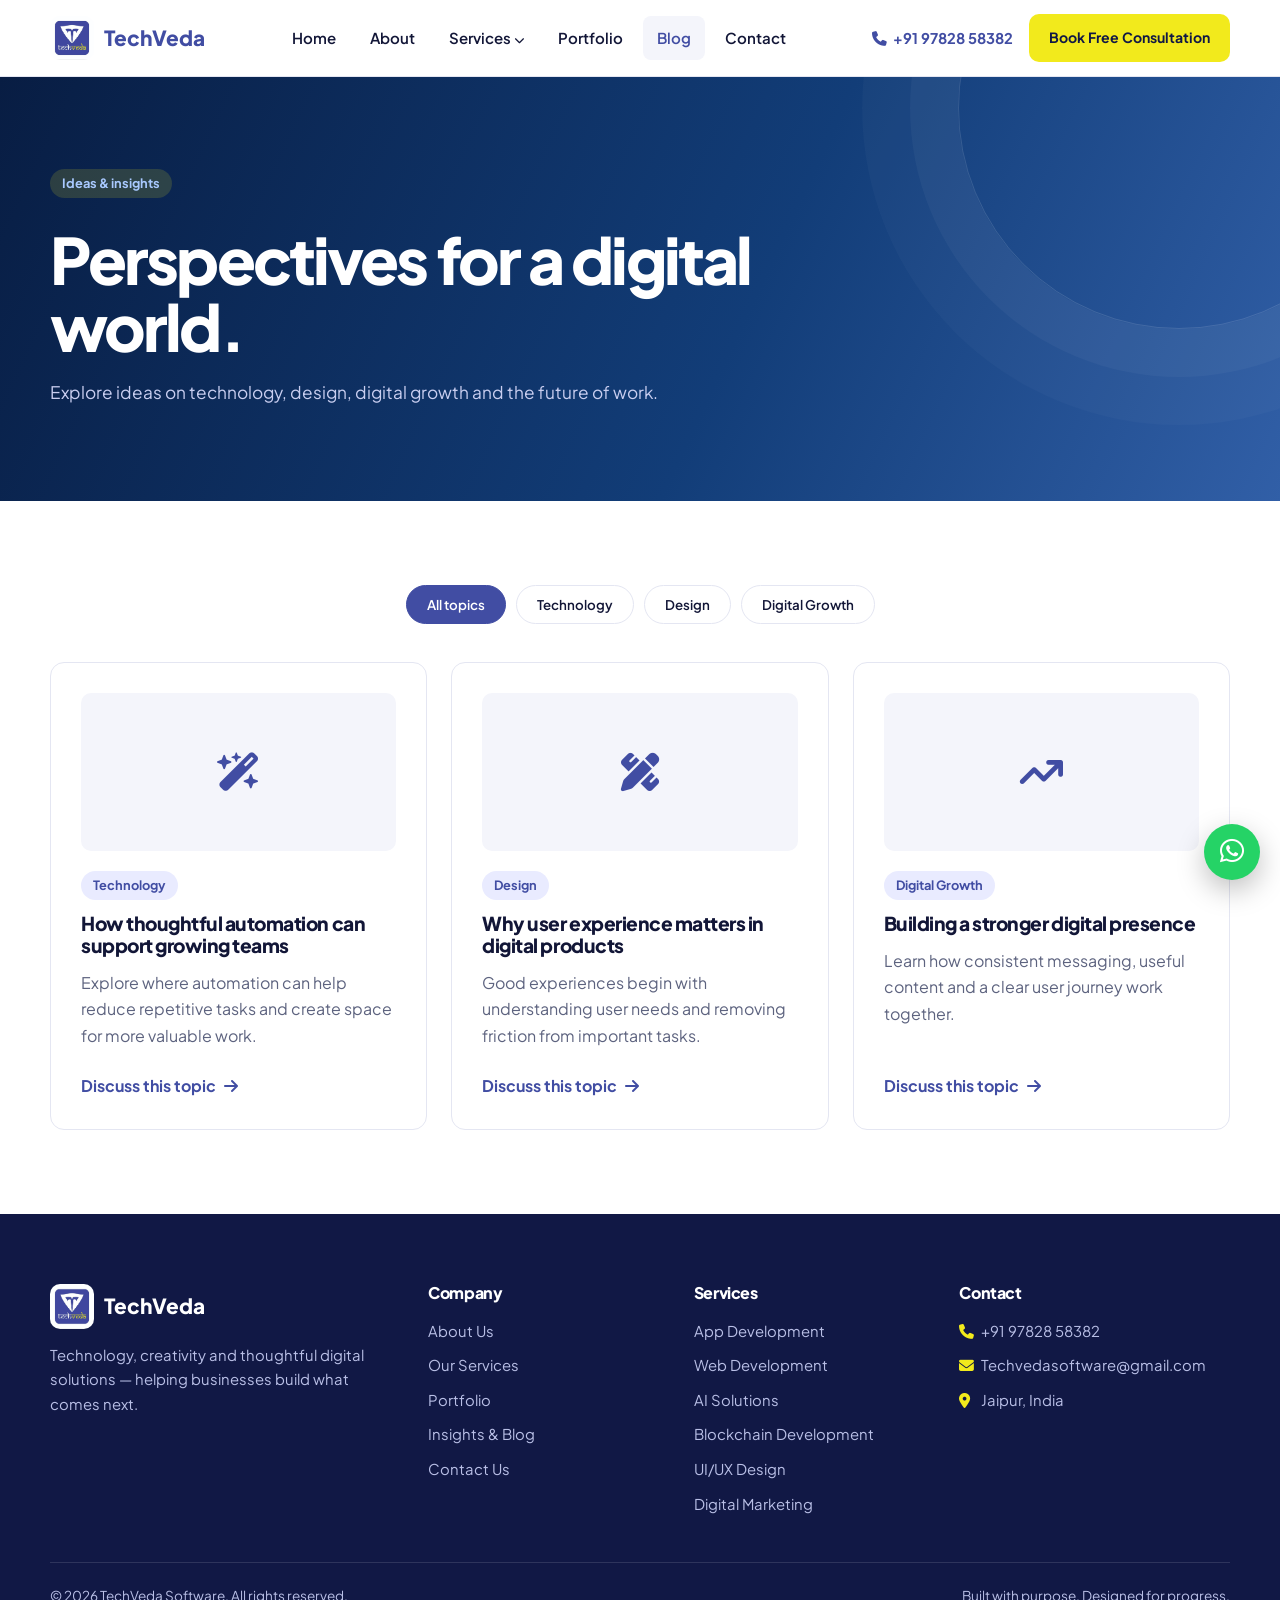
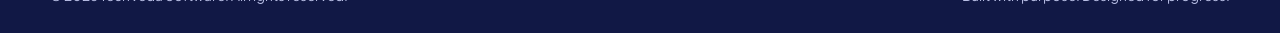
<file: blog.html>
<!doctype html>
<html lang="en">
  <head>
    <meta charset="utf-8" />
    <meta name="viewport" content="width=device-width,initial-scale=1" />
    <title>Blog & Insights | TechVeda</title>
    <meta
      name="description"
      content="Ideas on technology, design, digital growth and the future of work."
    />
    <link rel="icon" href="images/techveda-logo.jpeg" />
    <link rel="stylesheet" href="css/style.css" />
  </head>
  <body>
    <header class="site-header">
      <div class="container nav-wrap">
        <a class="brand" href="index.html"
          ><img src="images/techveda-logo.jpeg" alt="TechVeda logo" /><span
            >TechVeda</span
          ></a
        >
        <nav class="nav-links" id="nav">
          <a href="index.html">Home</a><a href="about.html">About</a>
          <div class="nav-drop">
            <a href="service.html"
              >Services
              <i class="fa-solid fa-chevron-down" style="font-size: 0.65rem"></i
            ></a>
            <div class="drop-menu">
              <a href="service/app-development.html"
                ><i class="fa-solid fa-mobile-screen"></i>App Development</a
              ><a href="service/web-development.html"
                ><i class="fa-solid fa-globe"></i>Web Development</a
              ><a href="service/ai-solutions.html"
                ><i class="fa-solid fa-brain"></i>AI Solutions</a
              ><a href="service/blockchain-development.html"
                ><i class="fa-solid fa-link"></i>Blockchain Development</a
              ><a href="service/ui-ux-design.html"
                ><i class="fa-solid fa-pen-ruler"></i>UI/UX Design</a
              ><a href="service/digital-marketing.html"
                ><i class="fa-solid fa-chart-line"></i>Digital Marketing</a
              ><a href="service/virtual-assistant.html"
                ><i class="fa-solid fa-headset"></i>Virtual Assistant</a
              ><a href="service/creative-design.html"
                ><i class="fa-solid fa-palette"></i>Creative Design</a
              >
            </div>
          </div>
          <a href="portfolio.html">Portfolio</a
          ><a href="blog.html" class="active">Blog</a
          ><a href="contact.html">Contact</a>
        </nav>
        <div class="nav-cta">
          <a class="nav-phone" href="tel:+919782858382"
            ><i class="fa-solid fa-phone"></i>+91 97828 58382</a
          ><a class="btn primary sm" href="contact.html"
            >Book Free Consultation</a
          >
          <button
            class="menu-toggle"
            aria-label="Toggle navigation"
            aria-expanded="false"
          >
            <i class="fa-solid fa-bars"></i>
          </button>
        </div>
      </div>
    </header>
    <main>
      <section class="page-hero service-detail-hero">
        <div class="container">
          <span class="tag">Ideas & insights</span>
          <h1>Perspectives for a digital world.</h1>
          <p>
            Explore ideas on technology, design, digital growth and the future
            of work.
          </p>
        </div>
      </section>
      <section class="section">
        <div class="container">
          <div class="filters">
            <button class="filter-btn active" data-filter="all">
              All topics</button
            ><button class="filter-btn" data-filter="technology">
              Technology</button
            ><button class="filter-btn" data-filter="design">Design</button
            ><button class="filter-btn" data-filter="growth">
              Digital Growth
            </button>
          </div>
          <div class="grid g3">
            <article class="card" data-category="technology">
              <div class="blog-art">
                <i class="fa-solid fa-wand-magic-sparkles"></i>
              </div>
              <span class="tag" style="align-self: flex-start">Technology</span>
              <h3>How thoughtful automation can support growing teams</h3>
              <p>
                Explore where automation can help reduce repetitive tasks and
                create space for more valuable work.
              </p>
              <a class="more" href="contact.html"
                >Discuss this topic <i class="fa-solid fa-arrow-right"></i
              ></a>
            </article>
            <article class="card" data-category="design">
              <div class="blog-art"><i class="fa-solid fa-pen-ruler"></i></div>
              <span class="tag" style="align-self: flex-start">Design</span>
              <h3>Why user experience matters in digital products</h3>
              <p>
                Good experiences begin with understanding user needs and
                removing friction from important tasks.
              </p>
              <a class="more" href="contact.html"
                >Discuss this topic <i class="fa-solid fa-arrow-right"></i
              ></a>
            </article>
            <article class="card" data-category="growth">
              <div class="blog-art">
                <i class="fa-solid fa-arrow-trend-up"></i>
              </div>
              <span class="tag" style="align-self: flex-start"
                >Digital Growth</span
              >
              <h3>Building a stronger digital presence</h3>
              <p>
                Learn how consistent messaging, useful content and a clear user
                journey work together.
              </p>
              <a class="more" href="contact.html"
                >Discuss this topic <i class="fa-solid fa-arrow-right"></i
              ></a>
            </article>
          </div>
        </div>
      </section>
    </main>
    <footer class="footer">
      <div class="container">
        <div class="footer-grid">
          <div>
            <div class="footer-brand">
              <img src="images/techveda-logo.jpeg" alt="" />TechVeda
            </div>
            <p>
              Technology, creativity and thoughtful digital solutions — helping
              businesses build what comes next.
            </p>
          </div>
          <div>
            <h4>Company</h4>
            <div class="footer-links">
              <a href="about.html">About Us</a
              ><a href="service.html">Our Services</a
              ><a href="portfolio.html">Portfolio</a
              ><a href="blog.html">Insights &amp; Blog</a
              ><a href="contact.html">Contact Us</a>
            </div>
          </div>
          <div>
            <h4>Services</h4>
            <div class="footer-links">
              <a href="service/app-development.html">App Development</a
              ><a href="service/web-development.html">Web Development</a
              ><a href="service/ai-solutions.html">AI Solutions</a
              ><a href="service/blockchain-development.html"
                >Blockchain Development</a
              ><a href="service/ui-ux-design.html">UI/UX Design</a
              ><a href="service/digital-marketing.html">Digital Marketing</a>
            </div>
          </div>
          <div>
            <h4>Contact</h4>
            <div class="footer-links">
              <a href="tel:+919782858382"
                ><i class="fa-solid fa-phone"></i>+91 97828 58382</a
              ><a href="mailto:Techvedasoftware@gmail.com"
                ><i class="fa-solid fa-envelope"></i>Techvedasoftware@gmail.com</a
              ><span
                ><i class="fa-solid fa-location-dot"></i>Jaipur, India</span
              >
            </div>
          </div>
        </div>
        <div class="footer-bottom">
          <span
            >© <span id="year"></span> TechVeda Software. All rights
            reserved.</span
          ><span>Built with purpose. Designed for progress.</span>
        </div>
      </div>
    </footer>
    <a
      class="wa"
      href="https://wa.me/916375777464"
      aria-label="Chat on WhatsApp"
      ><i class="fa-brands fa-whatsapp"></i
    ></a>
    <script src="js/script.js"></script>
  </body>
</html>
</file>
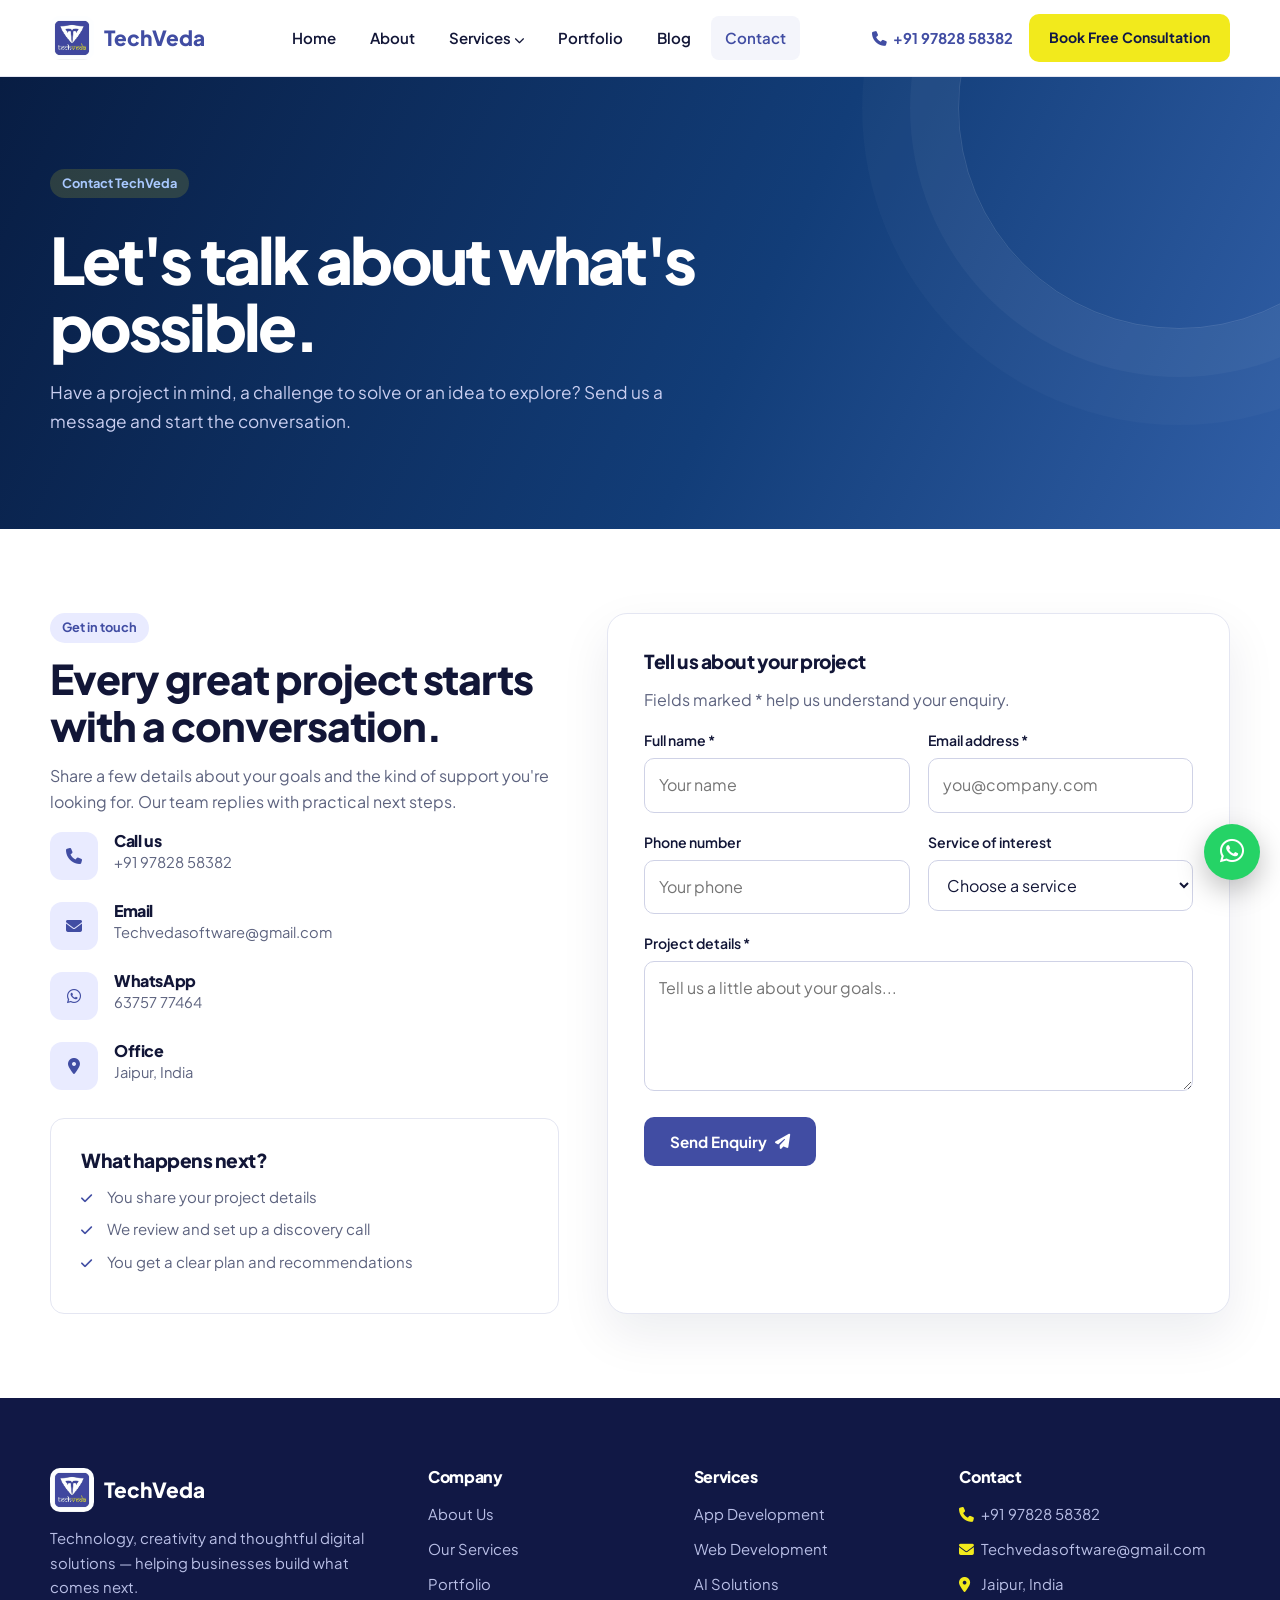
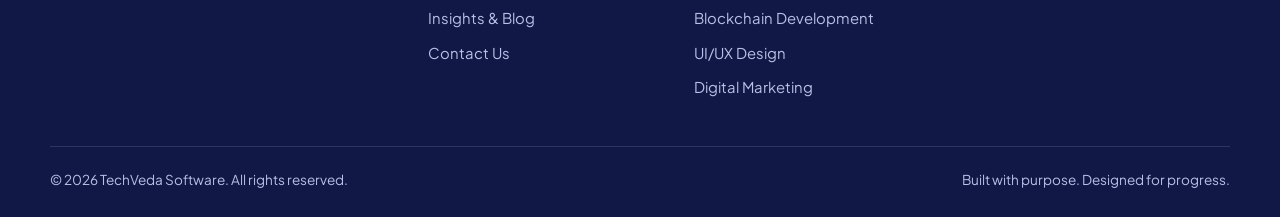
<file: contact.html>
<!doctype html>
<html lang="en">
  <head>
    <meta charset="utf-8" />
    <meta name="viewport" content="width=device-width,initial-scale=1" />
    <title>Contact Us | TechVeda</title>
    <meta
      name="description"
      content="Contact TechVeda to discuss your project."
    />
    <link rel="icon" href="images/techveda-logo.jpeg" />
    <link rel="stylesheet" href="css/style.css" />
  </head>
  <body>
    <header class="site-header">
      <div class="container nav-wrap">
        <a class="brand" href="index.html"
          ><img src="images/techveda-logo.jpeg" alt="TechVeda logo" /><span
            >TechVeda</span
          ></a
        >
        <nav class="nav-links" id="nav">
          <a href="index.html">Home</a><a href="about.html">About</a>
          <div class="nav-drop">
            <a href="service.html"
              >Services
              <i class="fa-solid fa-chevron-down" style="font-size: 0.65rem"></i
            ></a>
            <div class="drop-menu">
              <a href="service/app-development.html"
                ><i class="fa-solid fa-mobile-screen"></i>App Development</a
              ><a href="service/web-development.html"
                ><i class="fa-solid fa-globe"></i>Web Development</a
              ><a href="service/ai-solutions.html"
                ><i class="fa-solid fa-brain"></i>AI Solutions</a
              ><a href="service/blockchain-development.html"
                ><i class="fa-solid fa-link"></i>Blockchain Development</a
              ><a href="service/ui-ux-design.html"
                ><i class="fa-solid fa-pen-ruler"></i>UI/UX Design</a
              ><a href="service/digital-marketing.html"
                ><i class="fa-solid fa-chart-line"></i>Digital Marketing</a
              ><a href="service/virtual-assistant.html"
                ><i class="fa-solid fa-headset"></i>Virtual Assistant</a
              ><a href="service/creative-design.html"
                ><i class="fa-solid fa-palette"></i>Creative Design</a
              >
            </div>
          </div>
          <a href="portfolio.html">Portfolio</a><a href="blog.html">Blog</a
          ><a href="contact.html" class="active">Contact</a>
        </nav>
        <div class="nav-cta">
          <a class="nav-phone" href="tel:+919782858382"
            ><i class="fa-solid fa-phone"></i>+91 97828 58382</a
          ><a class="btn primary sm" href="contact.html"
            >Book Free Consultation</a
          >
          <button
            class="menu-toggle"
            aria-label="Toggle navigation"
            aria-expanded="false"
          >
            <i class="fa-solid fa-bars"></i>
          </button>
        </div>
      </div>
    </header>
    <main>
      <section class="page-hero service-detail-hero">
        <div class="container">
          <span class="tag">Contact TechVeda</span>
          <h1>Let's talk about what's possible.</h1>
          <p>
            Have a project in mind, a challenge to solve or an idea to explore?
            Send us a message and start the conversation.
          </p>
        </div>
      </section>
      <section class="section">
        <div class="container contact-grid">
          <div>
            <span class="tag">Get in touch</span>
            <h2>Every great project starts with a conversation.</h2>
            <p>
              Share a few details about your goals and the kind of support
              you're looking for. Our team replies with practical next steps.
            </p>
            <div class="info-item">
              <i class="fa-solid fa-phone"></i>
              <div>
                <h4>Call us</h4>
                <p><a href="tel:+919782858382">+91 97828 58382</a></p>
              </div>
            </div>
            <div class="info-item">
              <i class="fa-solid fa-envelope"></i>
              <div>
                <h4>Email</h4>
                <p>
                      <a href="mailto:Techvedasoftware@gmail.com">Techvedasoftware@gmail.com</a>
                    </p>
              </div>
            </div>
            <div class="info-item">
              <i class="fa-brands fa-whatsapp"></i>
              <div>
                <h4>WhatsApp</h4>
                <p>
                  <a href="https://wa.me/916375777464">63757 77464</a>
                </p>
              </div>
            </div>
            <div class="info-item">
              <i class="fa-solid fa-location-dot"></i>
              <div>
                <h4>Office</h4>
                <p>Jaipur, India</p>
              </div>
            </div>
            <div class="card" style="margin-top: 28px">
              <h3>What happens next?</h3>
              <ul class="ticks">
                <li>You share your project details</li>
                <li>We review and set up a discovery call</li>
                <li>You get a clear plan and recommendations</li>
              </ul>
            </div>
          </div>
          <form class="form-card contact-form">
            <h3>Tell us about your project</h3>
            <p>Fields marked * help us understand your enquiry.</p>
            <div class="form-grid">
              <div class="field">
                <label for="name">Full name *</label
                ><input
                  id="name"
                  name="name"
                  required
                  placeholder="Your name"
                />
              </div>
              <div class="field">
                <label for="email">Email address *</label
                ><input
                  id="email"
                  name="email"
                  type="email"
                  required
                  placeholder="you@company.com"
                />
              </div>
              <div class="field">
                <label for="phone">Phone number</label
                ><input id="phone" name="phone" placeholder="Your phone" />
              </div>
              <div class="field">
                <label for="service">Service of interest</label
                ><select id="service" name="service">
                  <option value="">Choose a service</option>
                  <option>App Development</option>
                  <option>Web Development</option>
                  <option>AI Solutions</option>
                  <option>Blockchain Development</option>
                  <option>UI/UX Design</option>
                  <option>Digital Marketing</option>
                  <option>Virtual Assistant</option>
                  <option>Creative Design</option>
                </select>
              </div>
              <div class="field full">
                <label for="message">Project details *</label
                ><textarea
                  id="message"
                  name="message"
                  required
                  placeholder="Tell us a little about your goals..."
                ></textarea>
              </div>
              <div class="field full">
                <button class="btn blue" type="submit">
                  Send Enquiry <i class="fa-solid fa-paper-plane"></i>
                </button>
                <div class="notice" role="status"></div>
              </div>
            </div>
          </form>
        </div>
      </section>
    </main>
    <footer class="footer">
      <div class="container">
        <div class="footer-grid">
          <div>
            <div class="footer-brand">
              <img src="images/techveda-logo.jpeg" alt="" />TechVeda
            </div>
            <p>
              Technology, creativity and thoughtful digital solutions — helping
              businesses build what comes next.
            </p>
          </div>
          <div>
            <h4>Company</h4>
            <div class="footer-links">
              <a href="about.html">About Us</a
              ><a href="service.html">Our Services</a
              ><a href="portfolio.html">Portfolio</a
              ><a href="blog.html">Insights &amp; Blog</a
              ><a href="contact.html">Contact Us</a>
            </div>
          </div>
          <div>
            <h4>Services</h4>
            <div class="footer-links">
              <a href="service/app-development.html">App Development</a
              ><a href="service/web-development.html">Web Development</a
              ><a href="service/ai-solutions.html">AI Solutions</a
              ><a href="service/blockchain-development.html"
                >Blockchain Development</a
              ><a href="service/ui-ux-design.html">UI/UX Design</a
              ><a href="service/digital-marketing.html">Digital Marketing</a>
            </div>
          </div>
          <div>
            <h4>Contact</h4>
            <div class="footer-links">
              <a href="tel:+919782858382"
                ><i class="fa-solid fa-phone"></i>+91 97828 58382</a
              ><a href="mailto:Techvedasoftware@gmail.com"
                ><i class="fa-solid fa-envelope"></i>Techvedasoftware@gmail.com</a
              ><span
                ><i class="fa-solid fa-location-dot"></i>Jaipur, India</span
              >
            </div>
          </div>
        </div>
        <div class="footer-bottom">
          <span
            >© <span id="year"></span> TechVeda Software. All rights
            reserved.</span
          ><span>Built with purpose. Designed for progress.</span>
        </div>
      </div>
    </footer>
    <a
      class="wa"
      href="https://wa.me/916375777464"
      aria-label="Chat on WhatsApp"
      ><i class="fa-brands fa-whatsapp"></i
    ></a>
    <script src="js/script.js"></script>
  </body>
</html>
</file>
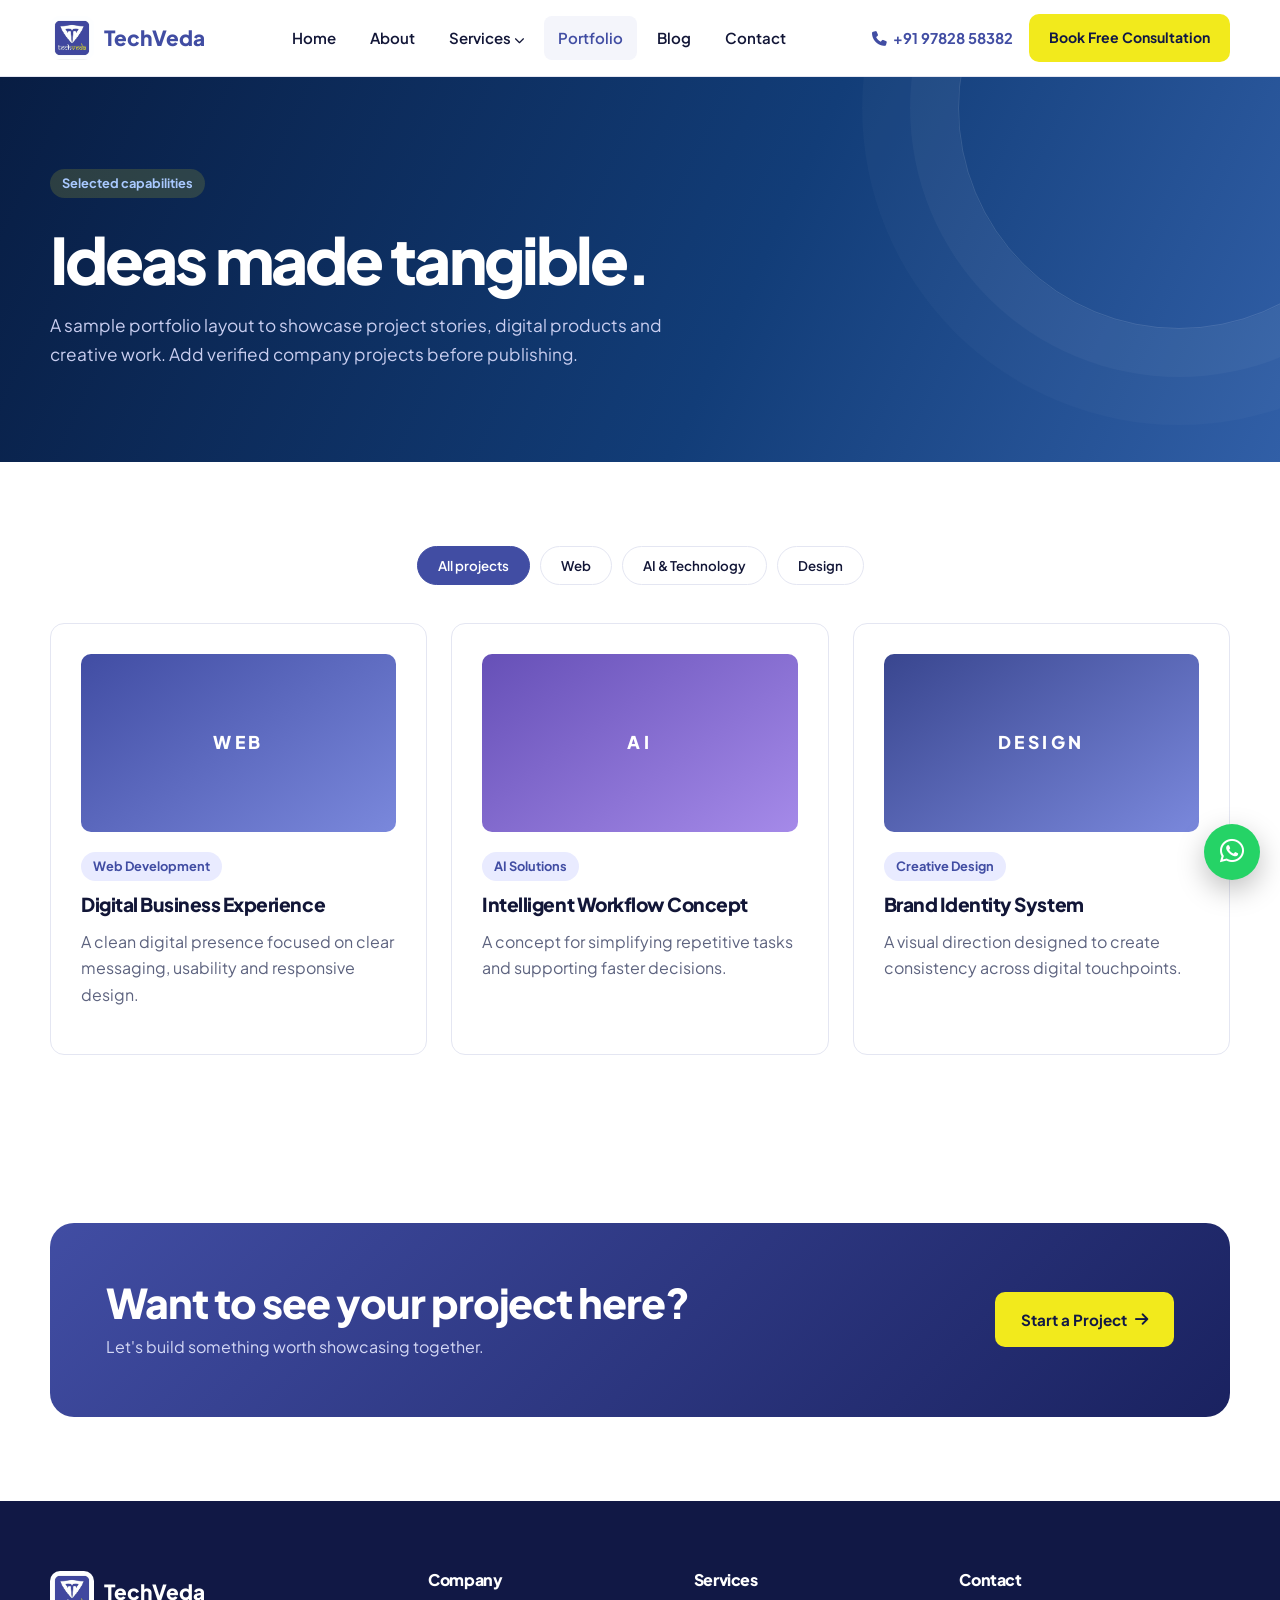
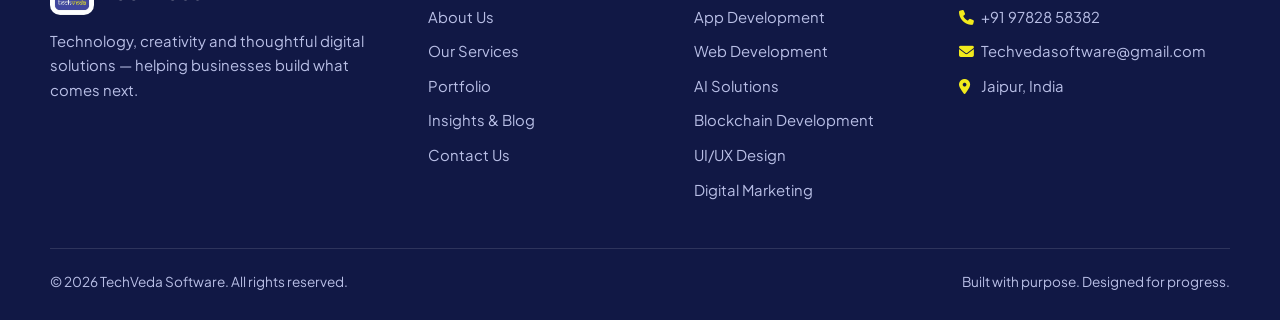
<file: portfolio.html>
<!doctype html>
<html lang="en">
  <head>
    <meta charset="utf-8" />
    <meta name="viewport" content="width=device-width,initial-scale=1" />
    <title>Portfolio | TechVeda</title>
    <meta
      name="description"
      content="Selected projects and capabilities from TechVeda."
    />
    <link rel="icon" href="images/techveda-logo.jpeg" />
    <link rel="stylesheet" href="css/style.css" />
  </head>
  <body>
    <header class="site-header">
      <div class="container nav-wrap">
        <a class="brand" href="index.html"
          ><img src="images/techveda-logo.jpeg" alt="TechVeda logo" /><span
            >TechVeda</span
          ></a
        >
        <nav class="nav-links" id="nav">
          <a href="index.html">Home</a><a href="about.html">About</a>
          <div class="nav-drop">
            <a href="service.html"
              >Services
              <i class="fa-solid fa-chevron-down" style="font-size: 0.65rem"></i
            ></a>
            <div class="drop-menu">
              <a href="service/app-development.html"
                ><i class="fa-solid fa-mobile-screen"></i>App Development</a
              ><a href="service/web-development.html"
                ><i class="fa-solid fa-globe"></i>Web Development</a
              ><a href="service/ai-solutions.html"
                ><i class="fa-solid fa-brain"></i>AI Solutions</a
              ><a href="service/blockchain-development.html"
                ><i class="fa-solid fa-link"></i>Blockchain Development</a
              ><a href="service/ui-ux-design.html"
                ><i class="fa-solid fa-pen-ruler"></i>UI/UX Design</a
              ><a href="service/digital-marketing.html"
                ><i class="fa-solid fa-chart-line"></i>Digital Marketing</a
              ><a href="service/virtual-assistant.html"
                ><i class="fa-solid fa-headset"></i>Virtual Assistant</a
              ><a href="service/creative-design.html"
                ><i class="fa-solid fa-palette"></i>Creative Design</a
              >
            </div>
          </div>
          <a href="portfolio.html" class="active">Portfolio</a
          ><a href="blog.html">Blog</a><a href="contact.html">Contact</a>
        </nav>
        <div class="nav-cta">
          <a class="nav-phone" href="tel:+919782858382"
            ><i class="fa-solid fa-phone"></i>+91 97828 58382</a
          ><a class="btn primary sm" href="contact.html"
            >Book Free Consultation</a
          >
          <button
            class="menu-toggle"
            aria-label="Toggle navigation"
            aria-expanded="false"
          >
            <i class="fa-solid fa-bars"></i>
          </button>
        </div>
      </div>
    </header>
    <main>
      <section class="page-hero service-detail-hero">
        <div class="container">
          <span class="tag">Selected capabilities</span>
          <h1>Ideas made tangible.</h1>
          <p>
            A sample portfolio layout to showcase project stories, digital
            products and creative work. Add verified company projects before
            publishing.
          </p>
        </div>
      </section>
      <section class="section">
        <div class="container">
          <div class="filters">
            <button class="filter-btn active" data-filter="all">
              All projects</button
            ><button class="filter-btn" data-filter="web">Web</button
            ><button class="filter-btn" data-filter="ai">
              AI &amp; Technology</button
            ><button class="filter-btn" data-filter="design">Design</button>
          </div>
          <div class="grid g3">
            <article class="card" data-category="web">
              <div class="project-img">WEB</div>
              <span class="tag" style="align-self: flex-start"
                >Web Development</span
              >
              <h3>Digital Business Experience</h3>
              <p>
                A clean digital presence focused on clear messaging, usability
                and responsive design.
              </p>
            </article>
            <article class="card" data-category="ai">
              <div
                class="project-img"
                style="background: linear-gradient(145deg, #6650b7, #a58ae9)"
              >
                AI
              </div>
              <span class="tag" style="align-self: flex-start"
                >AI Solutions</span
              >
              <h3>Intelligent Workflow Concept</h3>
              <p>
                A concept for simplifying repetitive tasks and supporting faster
                decisions.
              </p>
            </article>
            <article class="card" data-category="design">
              <div
                class="project-img"
                style="background: linear-gradient(145deg, #39468f, #7a88dc)"
              >
                DESIGN
              </div>
              <span class="tag" style="align-self: flex-start"
                >Creative Design</span
              >
              <h3>Brand Identity System</h3>
              <p>
                A visual direction designed to create consistency across digital
                touchpoints.
              </p>
            </article>
          </div>
        </div>
      </section>
      <section class="section">
        <div class="container">
          <div class="cta-band">
            <div>
              <h2>Want to see your project here?</h2>
              <p>Let's build something worth showcasing together.</p>
            </div>
            <a class="btn primary" href="contact.html"
              >Start a Project <i class="fa-solid fa-arrow-right"></i
            ></a>
          </div>
        </div>
      </section>
    </main>
    <footer class="footer">
      <div class="container">
        <div class="footer-grid">
          <div>
            <div class="footer-brand">
              <img src="images/techveda-logo.jpeg" alt="" />TechVeda
            </div>
            <p>
              Technology, creativity and thoughtful digital solutions — helping
              businesses build what comes next.
            </p>
          </div>
          <div>
            <h4>Company</h4>
            <div class="footer-links">
              <a href="about.html">About Us</a
              ><a href="service.html">Our Services</a
              ><a href="portfolio.html">Portfolio</a
              ><a href="blog.html">Insights &amp; Blog</a
              ><a href="contact.html">Contact Us</a>
            </div>
          </div>
          <div>
            <h4>Services</h4>
            <div class="footer-links">
              <a href="service/app-development.html">App Development</a
              ><a href="service/web-development.html">Web Development</a
              ><a href="service/ai-solutions.html">AI Solutions</a
              ><a href="service/blockchain-development.html"
                >Blockchain Development</a
              ><a href="service/ui-ux-design.html">UI/UX Design</a
              ><a href="service/digital-marketing.html">Digital Marketing</a>
            </div>
          </div>
          <div>
            <h4>Contact</h4>
            <div class="footer-links">
              <a href="tel:+919782858382"
                ><i class="fa-solid fa-phone"></i>+91 97828 58382</a
              ><a href="mailto:Techvedasoftware@gmail.com"
                ><i class="fa-solid fa-envelope"></i>Techvedasoftware@gmail.com</a
              ><span
                ><i class="fa-solid fa-location-dot"></i>Jaipur, India</span
              >
            </div>
          </div>
        </div>
        <div class="footer-bottom">
          <span
            >© <span id="year"></span> TechVeda Software. All rights
            reserved.</span
          ><span>Built with purpose. Designed for progress.</span>
        </div>
      </div>
    </footer>
    <a
      class="wa"
      href="https://wa.me/916375777464"
      aria-label="Chat on WhatsApp"
      ><i class="fa-brands fa-whatsapp"></i
    ></a>
    <script src="js/script.js"></script>
  </body>
</html>
</file>
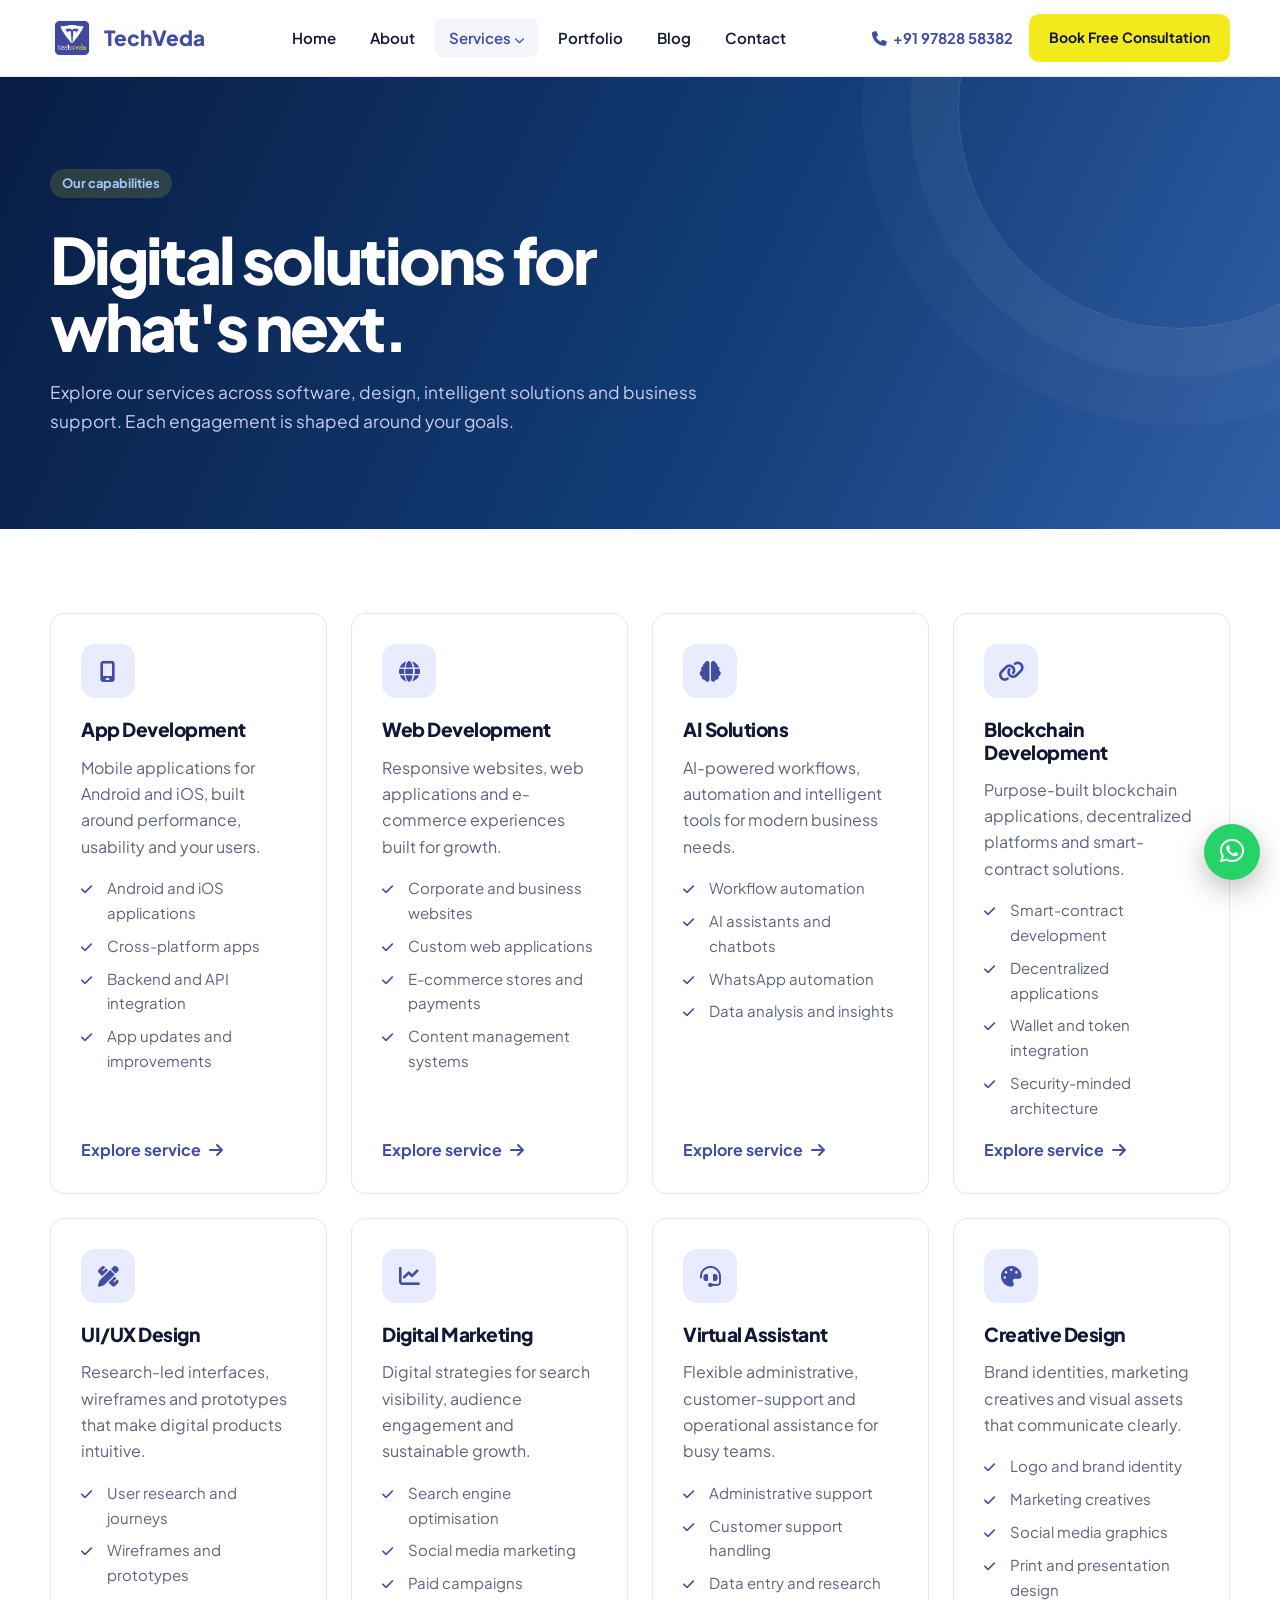
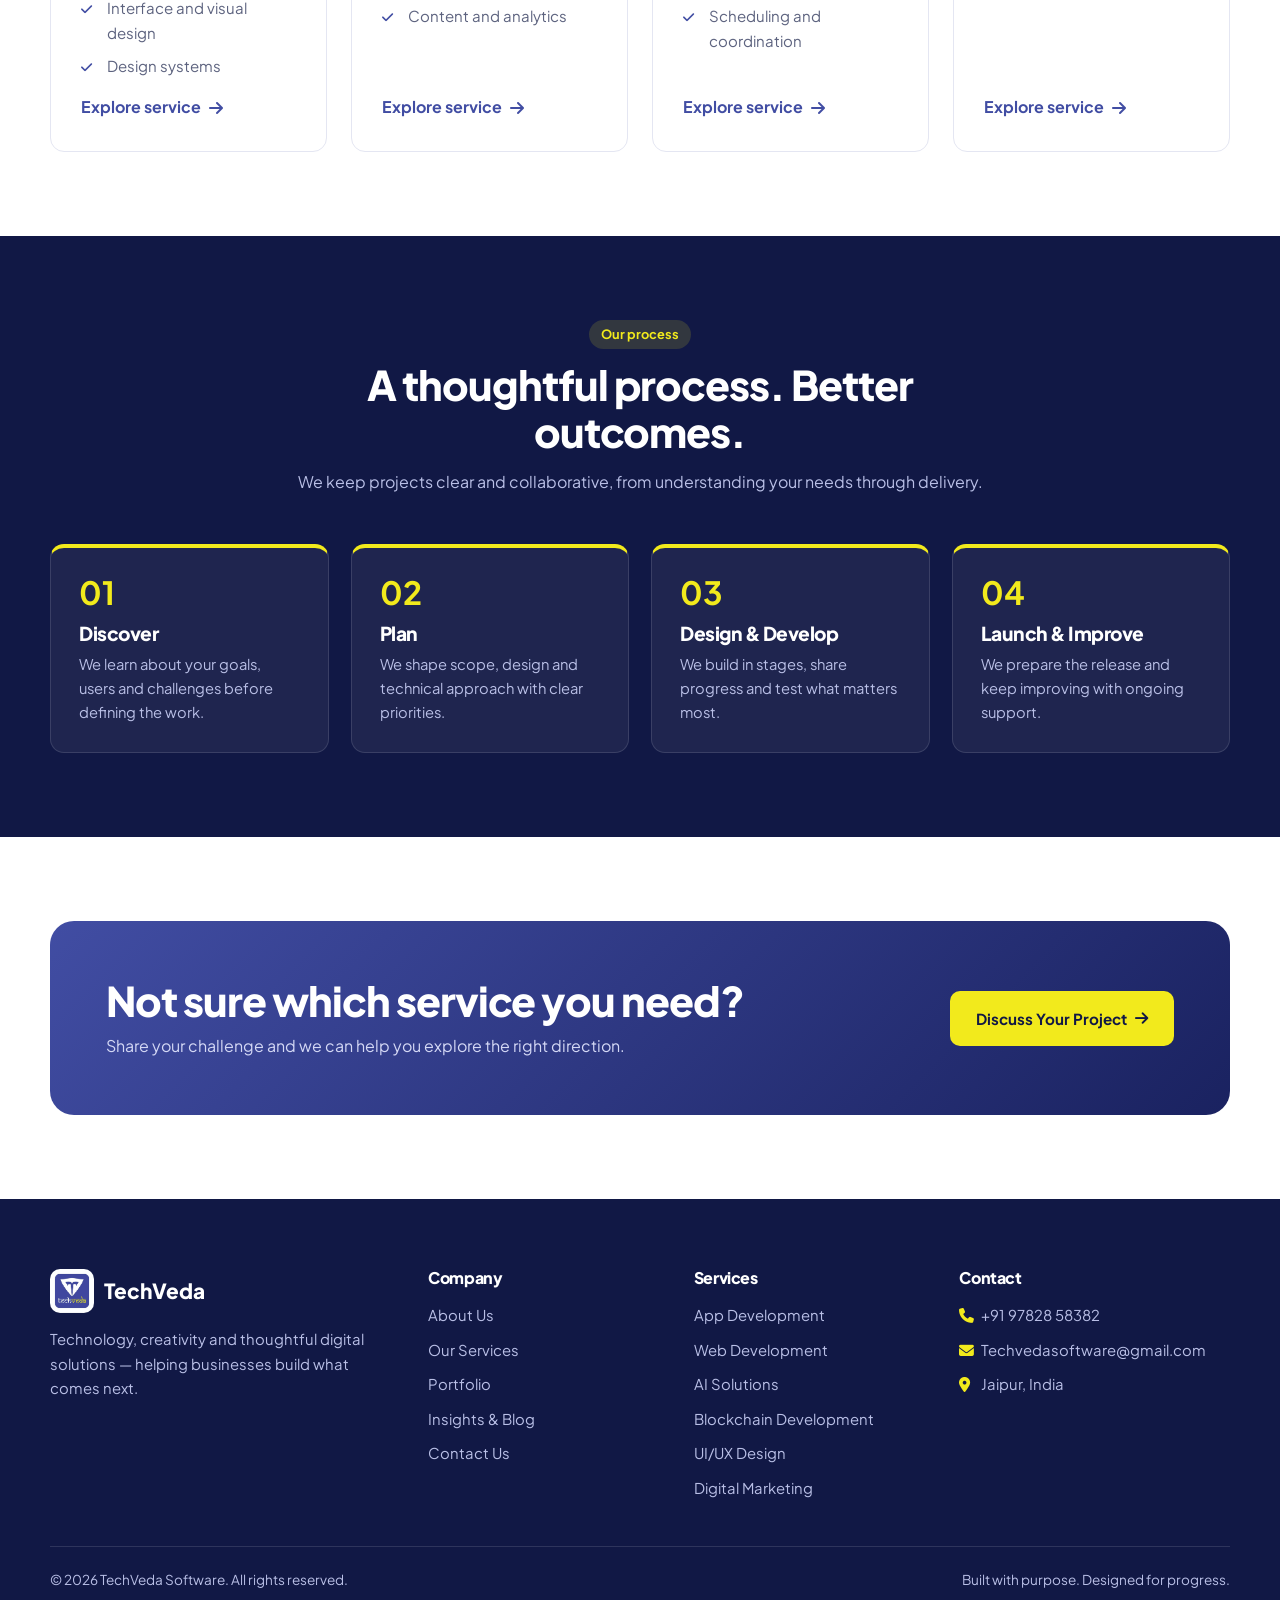
<file: service.html>
<!doctype html>
<html lang="en">
  <head>
    <meta charset="utf-8" />
    <meta name="viewport" content="width=device-width,initial-scale=1" />
    <title>Our Services | TechVeda</title>
    <meta
      name="description"
      content="Explore TechVeda services: app, web, AI, blockchain, UI/UX, digital marketing, virtual assistant and creative design."
    />
    <link rel="icon" href="images/techveda-logo.jpeg" />
    <link rel="stylesheet" href="css/style.css" />
  </head>
  <body>
    <header class="site-header">
      <div class="container nav-wrap">
        <a class="brand" href="index.html"
          ><img src="images/techveda-logo.jpeg" alt="TechVeda logo" /><span
            >TechVeda</span
          ></a
        >
        <nav class="nav-links" id="nav">
          <a href="index.html">Home</a><a href="about.html">About</a>
          <div class="nav-drop">
            <a href="service.html" class="active"
              >Services
              <i class="fa-solid fa-chevron-down" style="font-size: 0.65rem"></i
            ></a>
            <div class="drop-menu">
              <a href="service/app-development.html"
                ><i class="fa-solid fa-mobile-screen"></i>App Development</a
              ><a href="service/web-development.html"
                ><i class="fa-solid fa-globe"></i>Web Development</a
              ><a href="service/ai-solutions.html"
                ><i class="fa-solid fa-brain"></i>AI Solutions</a
              ><a href="service/blockchain-development.html"
                ><i class="fa-solid fa-link"></i>Blockchain Development</a
              ><a href="service/ui-ux-design.html"
                ><i class="fa-solid fa-pen-ruler"></i>UI/UX Design</a
              ><a href="service/digital-marketing.html"
                ><i class="fa-solid fa-chart-line"></i>Digital Marketing</a
              ><a href="service/virtual-assistant.html"
                ><i class="fa-solid fa-headset"></i>Virtual Assistant</a
              ><a href="service/creative-design.html"
                ><i class="fa-solid fa-palette"></i>Creative Design</a
              >
            </div>
          </div>
          <a href="portfolio.html">Portfolio</a><a href="blog.html">Blog</a
          ><a href="contact.html">Contact</a>
        </nav>
        <div class="nav-cta">
          <a class="nav-phone" href="tel:+919782858382"
            ><i class="fa-solid fa-phone"></i>+91 97828 58382</a
          ><a class="btn primary sm" href="contact.html"
            >Book Free Consultation</a
          >
          <button
            class="menu-toggle"
            aria-label="Toggle navigation"
            aria-expanded="false"
          >
            <i class="fa-solid fa-bars"></i>
          </button>
        </div>
      </div>
    </header>
    <main>
      <section class="page-hero service-detail-hero">
        <div class="container">
          <span class="tag">Our capabilities</span>
          <h1>Digital solutions for what's next.</h1>
          <p>
            Explore our services across software, design, intelligent solutions
            and business support. Each engagement is shaped around your goals.
          </p>
        </div>
      </section>
      <section class="section">
        <div class="container">
          <div
            class="grid g4"
            style="grid-template-columns: repeat(auto-fit, minmax(270px, 1fr))"
          >
            <article class="card">
              <div class="ico"><i class="fa-solid fa-mobile-screen"></i></div>
              <h3>App Development</h3>
              <p>
                Mobile applications for Android and iOS, built around
                performance, usability and your users.
              </p>
              <ul class="ticks">
                <li>Android and iOS applications</li>
                <li>Cross-platform apps</li>
                <li>Backend and API integration</li>
                <li>App updates and improvements</li>
              </ul>
              <a class="more" href="service/app-development.html"
                >Explore service <i class="fa-solid fa-arrow-right"></i
              ></a>
            </article>
            <article class="card">
              <div class="ico"><i class="fa-solid fa-globe"></i></div>
              <h3>Web Development</h3>
              <p>
                Responsive websites, web applications and e-commerce experiences
                built for growth.
              </p>
              <ul class="ticks">
                <li>Corporate and business websites</li>
                <li>Custom web applications</li>
                <li>E-commerce stores and payments</li>
                <li>Content management systems</li>
              </ul>
              <a class="more" href="service/web-development.html"
                >Explore service <i class="fa-solid fa-arrow-right"></i
              ></a>
            </article>
            <article class="card">
              <div class="ico"><i class="fa-solid fa-brain"></i></div>
              <h3>AI Solutions</h3>
              <p>
                AI-powered workflows, automation and intelligent tools for
                modern business needs.
              </p>
              <ul class="ticks">
                <li>Workflow automation</li>
                <li>AI assistants and chatbots</li>
                <li>WhatsApp automation</li>
                <li>Data analysis and insights</li>
              </ul>
              <a class="more" href="service/ai-solutions.html"
                >Explore service <i class="fa-solid fa-arrow-right"></i
              ></a>
            </article>
            <article class="card">
              <div class="ico"><i class="fa-solid fa-link"></i></div>
              <h3>Blockchain Development</h3>
              <p>
                Purpose-built blockchain applications, decentralized platforms
                and smart-contract solutions.
              </p>
              <ul class="ticks">
                <li>Smart-contract development</li>
                <li>Decentralized applications</li>
                <li>Wallet and token integration</li>
                <li>Security-minded architecture</li>
              </ul>
              <a class="more" href="service/blockchain-development.html"
                >Explore service <i class="fa-solid fa-arrow-right"></i
              ></a>
            </article>
            <article class="card">
              <div class="ico"><i class="fa-solid fa-pen-ruler"></i></div>
              <h3>UI/UX Design</h3>
              <p>
                Research-led interfaces, wireframes and prototypes that make
                digital products intuitive.
              </p>
              <ul class="ticks">
                <li>User research and journeys</li>
                <li>Wireframes and prototypes</li>
                <li>Interface and visual design</li>
                <li>Design systems</li>
              </ul>
              <a class="more" href="service/ui-ux-design.html"
                >Explore service <i class="fa-solid fa-arrow-right"></i
              ></a>
            </article>
            <article class="card">
              <div class="ico"><i class="fa-solid fa-chart-line"></i></div>
              <h3>Digital Marketing</h3>
              <p>
                Digital strategies for search visibility, audience engagement
                and sustainable growth.
              </p>
              <ul class="ticks">
                <li>Search engine optimisation</li>
                <li>Social media marketing</li>
                <li>Paid campaigns</li>
                <li>Content and analytics</li>
              </ul>
              <a class="more" href="service/digital-marketing.html"
                >Explore service <i class="fa-solid fa-arrow-right"></i
              ></a>
            </article>
            <article class="card">
              <div class="ico"><i class="fa-solid fa-headset"></i></div>
              <h3>Virtual Assistant</h3>
              <p>
                Flexible administrative, customer-support and operational
                assistance for busy teams.
              </p>
              <ul class="ticks">
                <li>Administrative support</li>
                <li>Customer support handling</li>
                <li>Data entry and research</li>
                <li>Scheduling and coordination</li>
              </ul>
              <a class="more" href="service/virtual-assistant.html"
                >Explore service <i class="fa-solid fa-arrow-right"></i
              ></a>
            </article>
            <article class="card">
              <div class="ico"><i class="fa-solid fa-palette"></i></div>
              <h3>Creative Design</h3>
              <p>
                Brand identities, marketing creatives and visual assets that
                communicate clearly.
              </p>
              <ul class="ticks">
                <li>Logo and brand identity</li>
                <li>Marketing creatives</li>
                <li>Social media graphics</li>
                <li>Print and presentation design</li>
              </ul>
              <a class="more" href="service/creative-design.html"
                >Explore service <i class="fa-solid fa-arrow-right"></i
              ></a>
            </article>
          </div>
        </div>
      </section>
      <section class="section dark">
        <div class="container">
          <div class="section-head">
            <span class="tag">Our process</span>
            <h2>A thoughtful process. Better outcomes.</h2>
            <p>
              We keep projects clear and collaborative, from understanding your
              needs through delivery.
            </p>
          </div>
          <div class="steps">
            <div class="step">
              <b>01</b>
              <h3>Discover</h3>
              <p>
                We learn about your goals, users and challenges before defining
                the work.
              </p>
            </div>
            <div class="step">
              <b>02</b>
              <h3>Plan</h3>
              <p>
                We shape scope, design and technical approach with clear
                priorities.
              </p>
            </div>
            <div class="step">
              <b>03</b>
              <h3>Design & Develop</h3>
              <p>
                We build in stages, share progress and test what matters most.
              </p>
            </div>
            <div class="step">
              <b>04</b>
              <h3>Launch & Improve</h3>
              <p>
                We prepare the release and keep improving with ongoing support.
              </p>
            </div>
          </div>
        </div>
      </section>
      <section class="section">
        <div class="container">
          <div class="cta-band">
            <div>
              <h2>Not sure which service you need?</h2>
              <p>
                Share your challenge and we can help you explore the right
                direction.
              </p>
            </div>
            <a class="btn primary" href="contact.html"
              >Discuss Your Project <i class="fa-solid fa-arrow-right"></i
            ></a>
          </div>
        </div>
      </section>
    </main>
    <footer class="footer">
      <div class="container">
        <div class="footer-grid">
          <div>
            <div class="footer-brand">
              <img src="images/techveda-logo.jpeg" alt="" />TechVeda
            </div>
            <p>
              Technology, creativity and thoughtful digital solutions — helping
              businesses build what comes next.
            </p>
          </div>
          <div>
            <h4>Company</h4>
            <div class="footer-links">
              <a href="about.html">About Us</a
              ><a href="service.html">Our Services</a
              ><a href="portfolio.html">Portfolio</a
              ><a href="blog.html">Insights &amp; Blog</a
              ><a href="contact.html">Contact Us</a>
            </div>
          </div>
          <div>
            <h4>Services</h4>
            <div class="footer-links">
              <a href="service/app-development.html">App Development</a
              ><a href="service/web-development.html">Web Development</a
              ><a href="service/ai-solutions.html">AI Solutions</a
              ><a href="service/blockchain-development.html"
                >Blockchain Development</a
              ><a href="service/ui-ux-design.html">UI/UX Design</a
              ><a href="service/digital-marketing.html">Digital Marketing</a>
            </div>
          </div>
          <div>
            <h4>Contact</h4>
            <div class="footer-links">
              <a href="tel:+919782858382"
                ><i class="fa-solid fa-phone"></i>+91 97828 58382</a
              ><a href="mailto:Techvedasoftware@gmail.com"
                ><i class="fa-solid fa-envelope"></i>Techvedasoftware@gmail.com</a
              ><span
                ><i class="fa-solid fa-location-dot"></i>Jaipur, India</span
              >
            </div>
          </div>
        </div>
        <div class="footer-bottom">
          <span
            >© <span id="year"></span> TechVeda Software. All rights
            reserved.</span
          ><span>Built with purpose. Designed for progress.</span>
        </div>
      </div>
    </footer>
    <a
      class="wa"
      href="https://wa.me/916375777464"
      aria-label="Chat on WhatsApp"
      ><i class="fa-brands fa-whatsapp"></i
    ></a>
    <script src="js/script.js"></script>
  </body>
</html>
</file>
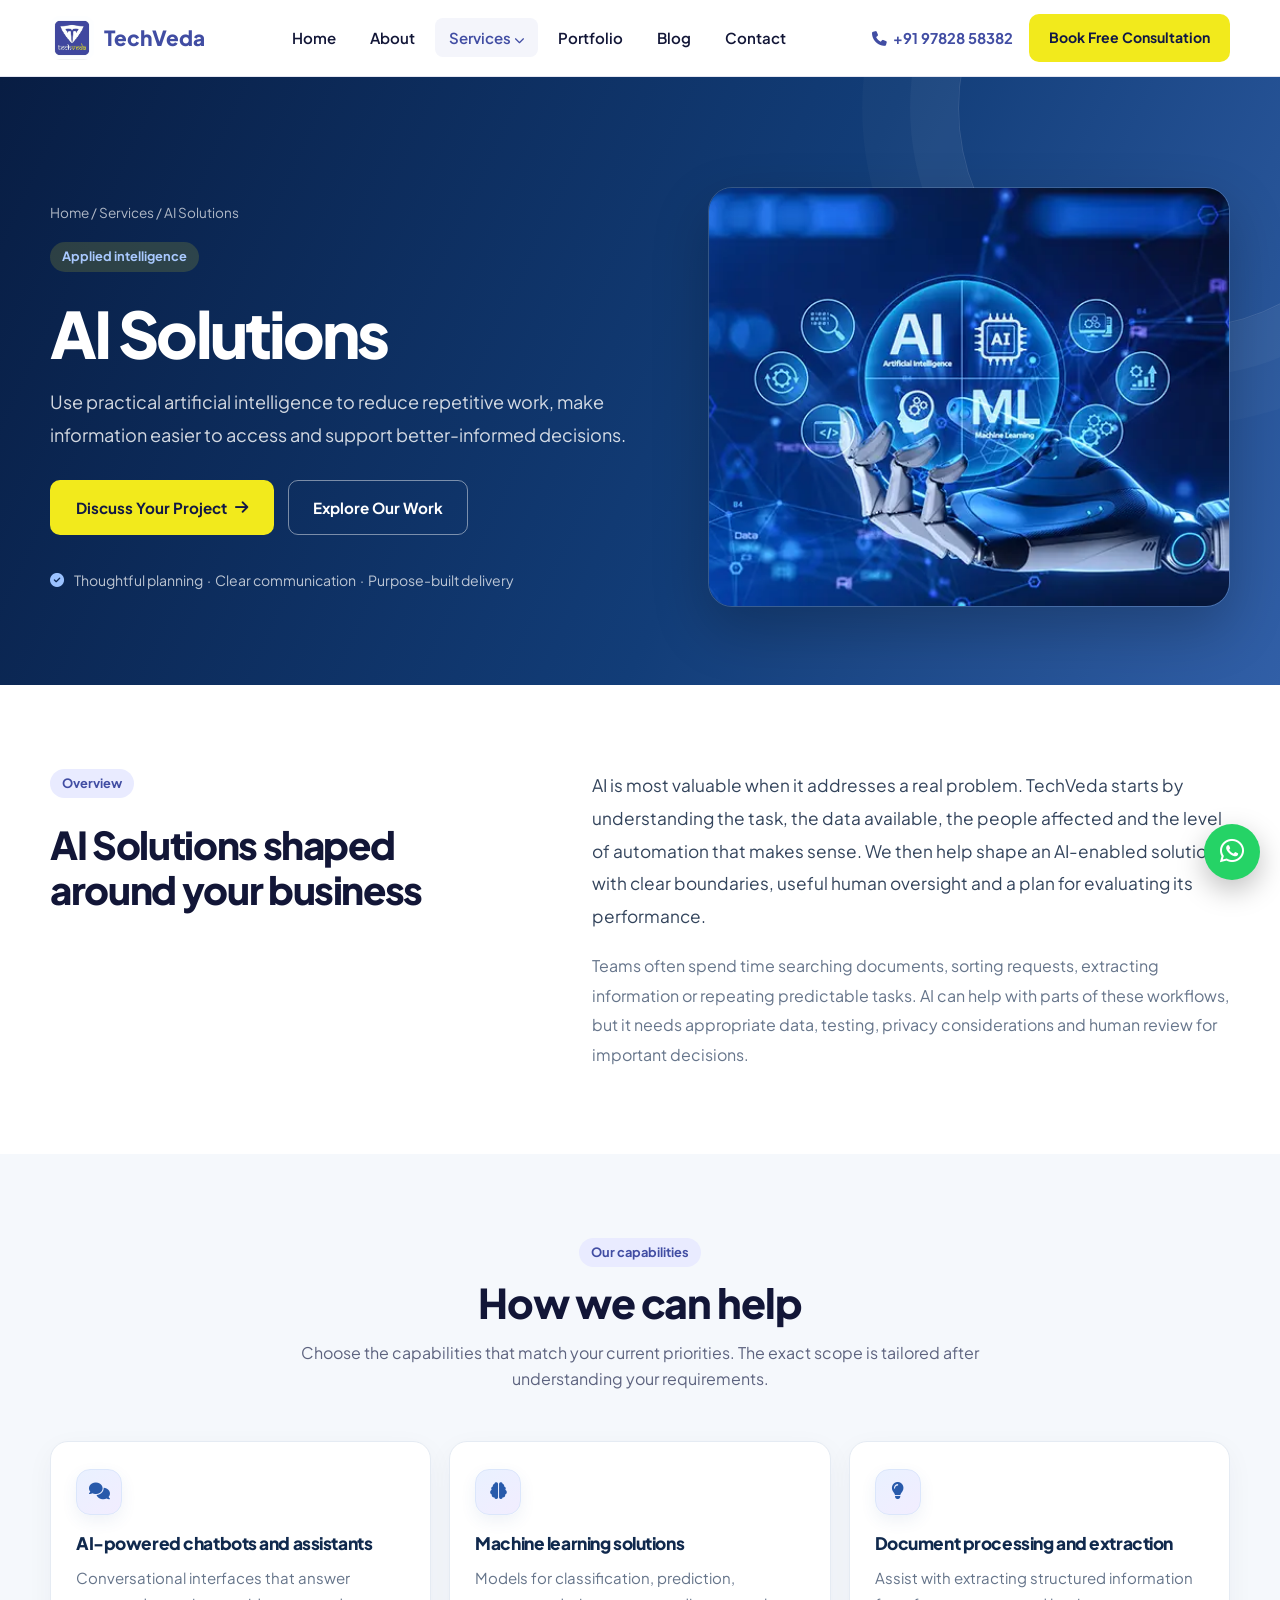
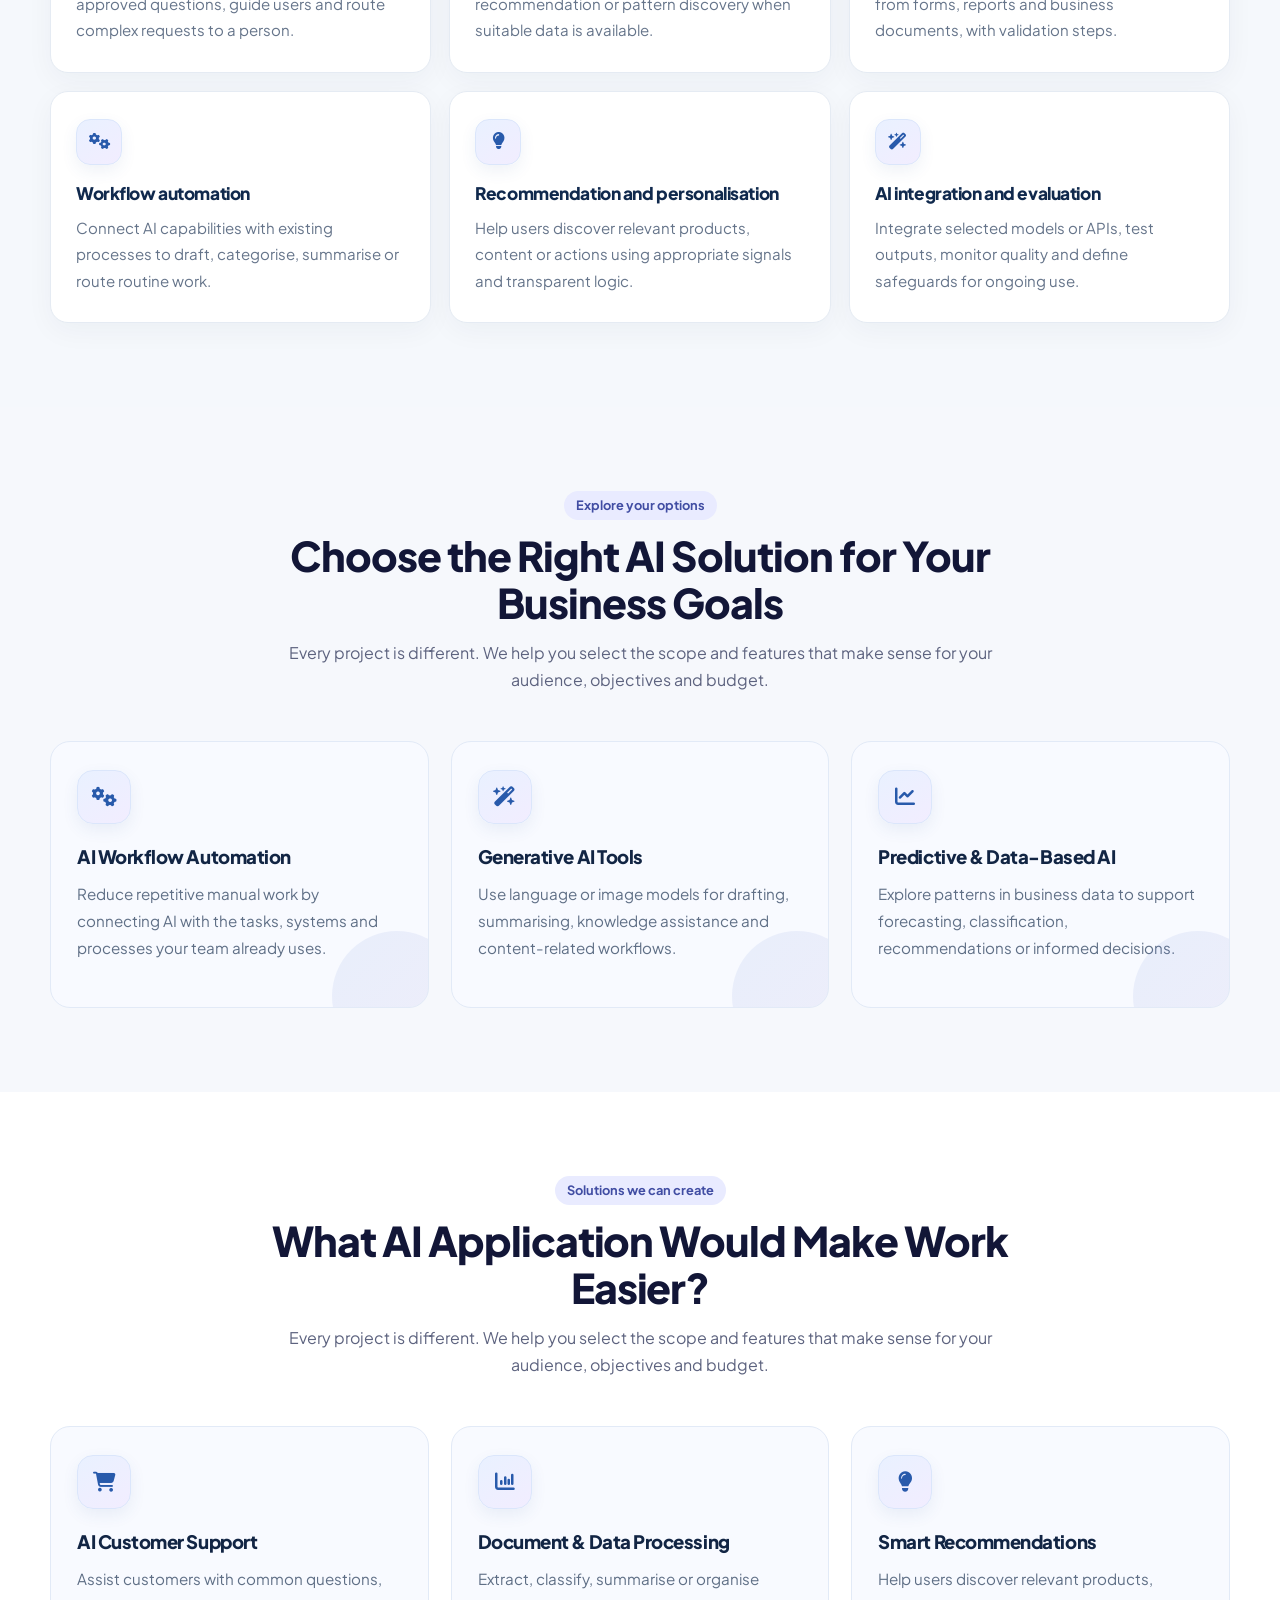
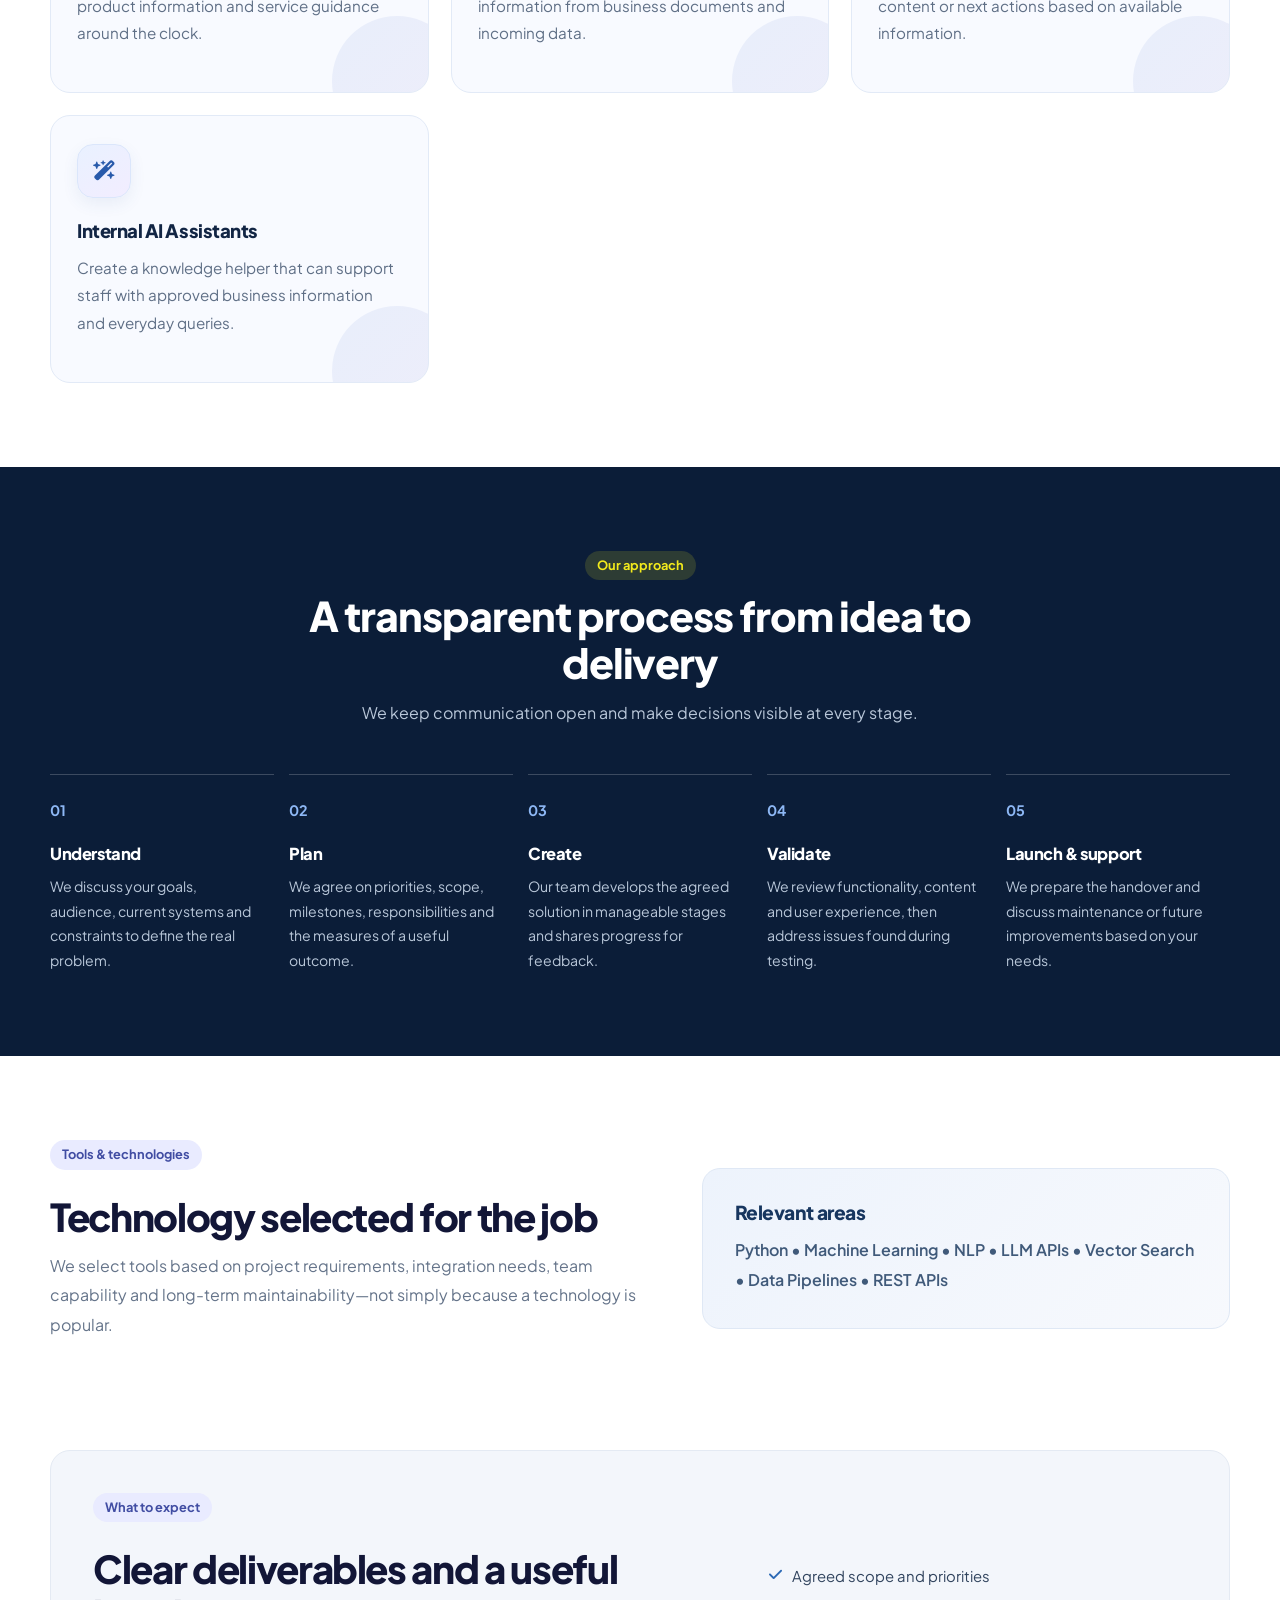
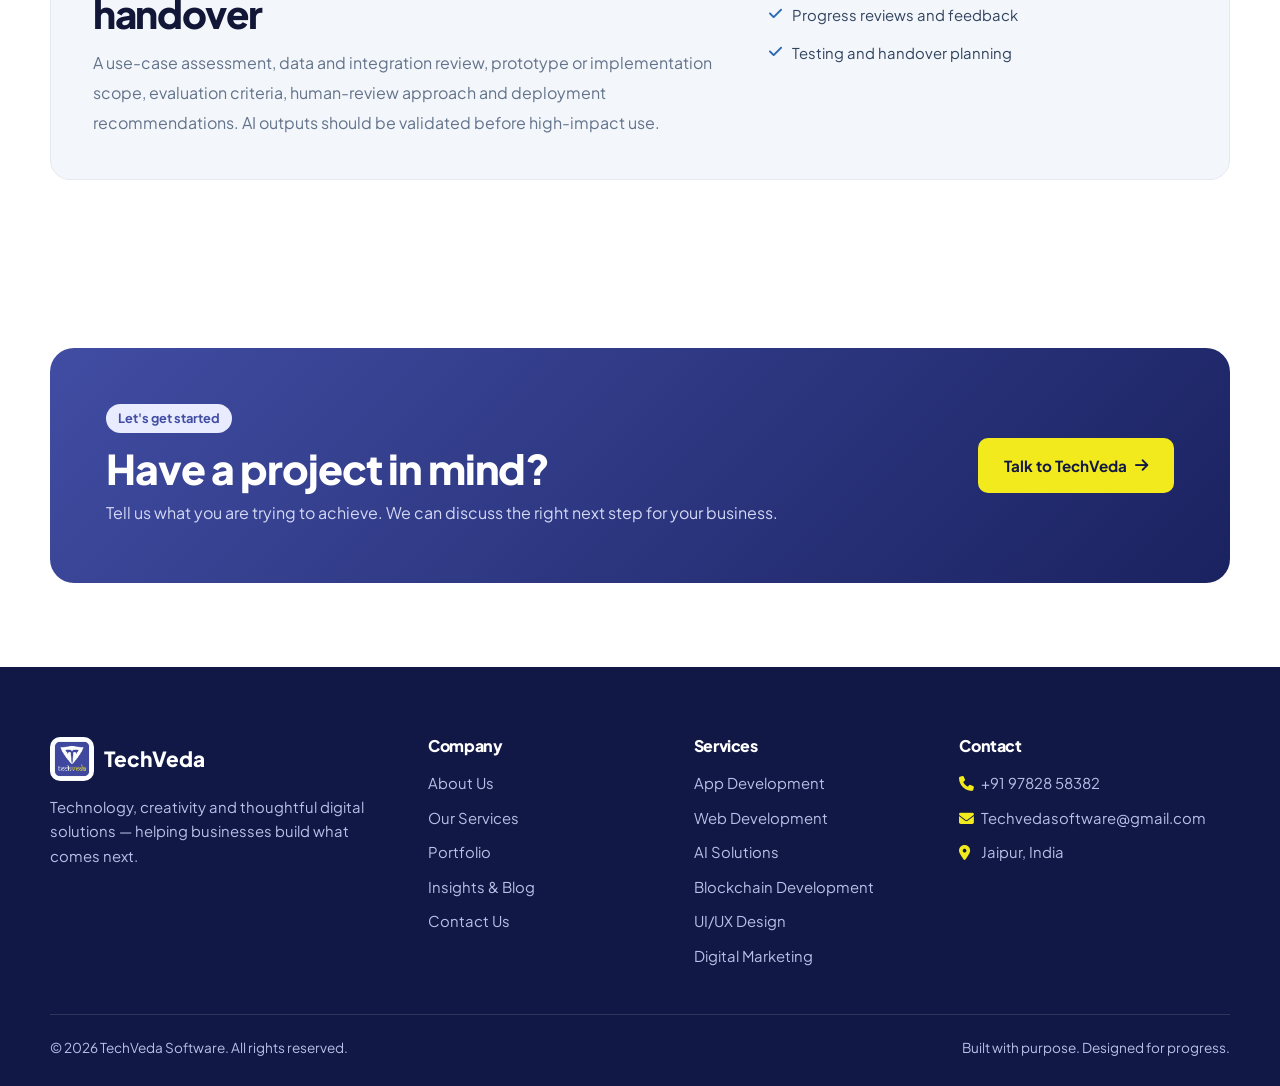
<file: service/ai-solutions.html>
<!doctype html>
<html lang="en">
  <head>
    <meta charset="utf-8" />
    <meta name="viewport" content="width=device-width,initial-scale=1" />
    <title>AI Solutions | TechVeda</title>
    <meta
      name="description"
      content="AI-powered workflows, automation and intelligent tools for modern business needs."
    />
    <link rel="icon" href="../images/techveda-logo.jpeg" />
    <link rel="stylesheet" href="../css/style.css" />
  </head>
  <body>
    <header class="site-header">
      <div class="container nav-wrap">
        <a class="brand" href="../index.html"
          ><img src="../images/techveda-logo.jpeg" alt="TechVeda logo" /><span
            >TechVeda</span
          ></a
        >
        <nav class="nav-links" id="nav">
          <a href="../index.html">Home</a><a href="../about.html">About</a>
          <div class="nav-drop">
            <a href="../service.html" class="active"
              >Services
              <i class="fa-solid fa-chevron-down" style="font-size: 0.65rem"></i
            ></a>
            <div class="drop-menu">
              <a href="../service/app-development.html"
                ><i class="fa-solid fa-mobile-screen"></i>App Development</a
              ><a href="../service/web-development.html"
                ><i class="fa-solid fa-globe"></i>Web Development</a
              ><a href="../service/ai-solutions.html"
                ><i class="fa-solid fa-brain"></i>AI Solutions</a
              ><a href="../service/blockchain-development.html"
                ><i class="fa-solid fa-link"></i>Blockchain Development</a
              ><a href="../service/ui-ux-design.html"
                ><i class="fa-solid fa-pen-ruler"></i>UI/UX Design</a
              ><a href="../service/digital-marketing.html"
                ><i class="fa-solid fa-chart-line"></i>Digital Marketing</a
              ><a href="../service/virtual-assistant.html"
                ><i class="fa-solid fa-headset"></i>Virtual Assistant</a
              ><a href="../service/creative-design.html"
                ><i class="fa-solid fa-palette"></i>Creative Design</a
              >
            </div>
          </div>
          <a href="../portfolio.html">Portfolio</a
          ><a href="../blog.html">Blog</a><a href="../contact.html">Contact</a>
        </nav>
        <div class="nav-cta">
          <a class="nav-phone" href="tel:+919782858382"
            ><i class="fa-solid fa-phone"></i>+91 97828 58382</a
          ><a class="btn primary sm" href="../contact.html"
            >Book Free Consultation</a
          >
          <button
            class="menu-toggle"
            aria-label="Toggle navigation"
            aria-expanded="false"
          >
            <i class="fa-solid fa-bars"></i>
          </button>
        </div>
      </div>
    </header>
    <main>
      <section class="page-hero service-detail-hero">
        <div class="container">
          <div class="crumbs"></div>
          <div class="service-hero-grid">
            <div class="service-hero-content">
              <div class="crumbs">
                <a href="../index.html">Home</a> /
                <a href="../service.html">Services</a> / AI Solutions
              </div>
              <span class="tag">Applied intelligence</span>
              <h1>AI Solutions</h1>
              <p class="service-lead">
                Use practical artificial intelligence to reduce repetitive work,
                make information easier to access and support better-informed
                decisions.
              </p>
              <div class="hero-actions">
                <a class="btn primary" href="../contact.html"
                  >Discuss Your Project
                  <i class="fa-solid fa-arrow-right"></i></a
                ><a class="btn outline-light" href="../portfolio.html"
                  >Explore Our Work</a
                >
              </div>
              <div class="service-hero-note">
                <i class="fa-solid fa-circle-check"></i
                ><span
                  >Thoughtful planning&nbsp; · &nbsp;Clear communication&nbsp; ·
                  &nbsp;Purpose-built delivery</span
                >
              </div>
            </div>
            <div class="service-hero-image">
              <img
                src="../images/AI Solutions.webp"
                alt="TechVeda team planning and delivering ai solutions solutions"
              />
            </div>
          </div>
        </div>
      </section>

      <section class="section service-intro">
        <div class="container detail-intro-grid">
          <div>
            <span class="tag">Overview</span>
            <h2>AI Solutions shaped around your business</h2>
          </div>
          <div>
            <p class="detail-intro-copy">
              AI is most valuable when it addresses a real problem. TechVeda
              starts by understanding the task, the data available, the people
              affected and the level of automation that makes sense. We then
              help shape an AI-enabled solution with clear boundaries, useful
              human oversight and a plan for evaluating its performance.
            </p>
            <p class="detail-muted">
              Teams often spend time searching documents, sorting requests,
              extracting information or repeating predictable tasks. AI can help
              with parts of these workflows, but it needs appropriate data,
              testing, privacy considerations and human review for important
              decisions.
            </p>
          </div>
        </div>
      </section>

      <section class="section detail-solutions">
        <div class="container">
          <div class="section-head">
            <span class="tag">Our capabilities</span>
            <h2>How we can help</h2>
            <p>
              Choose the capabilities that match your current priorities. The
              exact scope is tailored after understanding your requirements.
            </p>
          </div>
          <div class="detail-card-grid">
            <article class="detail-card">
              <span class="service-feature-icon" aria-hidden="true"
                ><i class="fa-solid fa-comments"></i
              ></span>
              <h3>AI-powered chatbots and assistants</h3>
              <p>
                Conversational interfaces that answer approved questions, guide
                users and route complex requests to a person.
              </p>
            </article>
            <article class="detail-card">
              <span class="service-feature-icon" aria-hidden="true"
                ><i class="fa-solid fa-brain"></i
              ></span>
              <h3>Machine learning solutions</h3>
              <p>
                Models for classification, prediction, recommendation or pattern
                discovery when suitable data is available.
              </p>
            </article>
            <article class="detail-card">
              <span class="service-feature-icon" aria-hidden="true"
                ><i class="fa-solid fa-lightbulb"></i
              ></span>
              <h3>Document processing and extraction</h3>
              <p>
                Assist with extracting structured information from forms,
                reports and business documents, with validation steps.
              </p>
            </article>
            <article class="detail-card">
              <span class="service-feature-icon" aria-hidden="true"
                ><i class="fa-solid fa-gears"></i
              ></span>
              <h3>Workflow automation</h3>
              <p>
                Connect AI capabilities with existing processes to draft,
                categorise, summarise or route routine work.
              </p>
            </article>
            <article class="detail-card">
              <span class="service-feature-icon" aria-hidden="true"
                ><i class="fa-solid fa-lightbulb"></i
              ></span>
              <h3>Recommendation and personalisation</h3>
              <p>
                Help users discover relevant products, content or actions using
                appropriate signals and transparent logic.
              </p>
            </article>
            <article class="detail-card">
              <span class="service-feature-icon" aria-hidden="true"
                ><i class="fa-solid fa-wand-magic-sparkles"></i
              ></span>
              <h3>AI integration and evaluation</h3>
              <p>
                Integrate selected models or APIs, test outputs, monitor quality
                and define safeguards for ongoing use.
              </p>
            </article>
          </div>
        </div>
      </section>

      <section class="section service-choice-section">
        <div class="container">
          <div class="section-head">
            <span class="tag">Explore your options</span>
            <h2>Choose the Right AI Solution for Your Business Goals</h2>
            <p>
              Every project is different. We help you select the scope and
              features that make sense for your audience, objectives and budget.
            </p>
          </div>
          <div class="choice-card-grid">
            <article class="choice-card">
              <span class="choice-icon" aria-hidden="true"
                ><i class="fa-solid fa-gears"></i
              ></span>
              <h3>AI Workflow Automation</h3>
              <p>
                Reduce repetitive manual work by connecting AI with the tasks,
                systems and processes your team already uses.
              </p>
            </article>
            <article class="choice-card">
              <span class="choice-icon" aria-hidden="true"
                ><i class="fa-solid fa-wand-magic-sparkles"></i
              ></span>
              <h3>Generative AI Tools</h3>
              <p>
                Use language or image models for drafting, summarising,
                knowledge assistance and content-related workflows.
              </p>
            </article>
            <article class="choice-card">
              <span class="choice-icon" aria-hidden="true"
                ><i class="fa-solid fa-chart-line"></i
              ></span>
              <h3>Predictive & Data-Based AI</h3>
              <p>
                Explore patterns in business data to support forecasting,
                classification, recommendations or informed decisions.
              </p>
            </article>
          </div>
        </div>
      </section>
      <section class="section service-choice-section">
        <div class="container">
          <div class="section-head">
            <span class="tag">Solutions we can create</span>
            <h2>What AI Application Would Make Work Easier?</h2>
            <p>
              Every project is different. We help you select the scope and
              features that make sense for your audience, objectives and budget.
            </p>
          </div>
          <div class="choice-card-grid">
            <article class="choice-card">
              <span class="choice-icon" aria-hidden="true"
                ><i class="fa-solid fa-cart-shopping"></i
              ></span>
              <h3>AI Customer Support</h3>
              <p>
                Assist customers with common questions, product information and
                service guidance around the clock.
              </p>
            </article>
            <article class="choice-card">
              <span class="choice-icon" aria-hidden="true"
                ><i class="fa-solid fa-chart-column"></i
              ></span>
              <h3>Document & Data Processing</h3>
              <p>
                Extract, classify, summarise or organise information from
                business documents and incoming data.
              </p>
            </article>
            <article class="choice-card">
              <span class="choice-icon" aria-hidden="true"
                ><i class="fa-solid fa-lightbulb"></i
              ></span>
              <h3>Smart Recommendations</h3>
              <p>
                Help users discover relevant products, content or next actions
                based on available information.
              </p>
            </article>
            <article class="choice-card">
              <span class="choice-icon" aria-hidden="true"
                ><i class="fa-solid fa-wand-magic-sparkles"></i
              ></span>
              <h3>Internal AI Assistants</h3>
              <p>
                Create a knowledge helper that can support staff with approved
                business information and everyday queries.
              </p>
            </article>
          </div>
        </div>
      </section>
      <section class="section dark detail-process">
        <div class="container">
          <div class="section-head">
            <span class="tag">Our approach</span>
            <h2>A transparent process from idea to delivery</h2>
            <p>
              We keep communication open and make decisions visible at every
              stage.
            </p>
          </div>
          <div class="detail-steps-grid">
            <article class="detail-step">
              <b>01</b>
              <h3>Understand</h3>
              <p>
                We discuss your goals, audience, current systems and constraints
                to define the real problem.
              </p>
            </article>
            <article class="detail-step">
              <b>02</b>
              <h3>Plan</h3>
              <p>
                We agree on priorities, scope, milestones, responsibilities and
                the measures of a useful outcome.
              </p>
            </article>
            <article class="detail-step">
              <b>03</b>
              <h3>Create</h3>
              <p>
                Our team develops the agreed solution in manageable stages and
                shares progress for feedback.
              </p>
            </article>
            <article class="detail-step">
              <b>04</b>
              <h3>Validate</h3>
              <p>
                We review functionality, content and user experience, then
                address issues found during testing.
              </p>
            </article>
            <article class="detail-step">
              <b>05</b>
              <h3>Launch & support</h3>
              <p>
                We prepare the handover and discuss maintenance or future
                improvements based on your needs.
              </p>
            </article>
          </div>
        </div>
      </section>

      <section class="section">
        <div class="container detail-tech-grid">
          <div>
            <span class="tag">Tools & technologies</span>
            <h2>Technology selected for the job</h2>
            <p>
              We select tools based on project requirements, integration needs,
              team capability and long-term maintainability—not simply because a
              technology is popular.
            </p>
          </div>
          <div class="detail-tech-panel">
            <h3>Relevant areas</h3>
            <p>
              Python • Machine Learning • NLP • LLM APIs • Vector Search • Data
              Pipelines • REST APIs
            </p>
          </div>
        </div>
      </section>

      <section class="section detail-deliver">
        <div class="container">
          <div class="detail-deliver-box">
            <div>
              <span class="tag">What to expect</span>
              <h2>Clear deliverables and a useful handover</h2>
              <p>
                A use-case assessment, data and integration review, prototype or
                implementation scope, evaluation criteria, human-review approach
                and deployment recommendations. AI outputs should be validated
                before high-impact use.
              </p>
            </div>
            <div class="deliver-checks">
              <span
                ><i class="fa-solid fa-check"></i> Agreed scope and
                priorities</span
              ><span
                ><i class="fa-solid fa-check"></i> Progress reviews and
                feedback</span
              ><span
                ><i class="fa-solid fa-check"></i> Testing and handover
                planning</span
              >
            </div>
          </div>
        </div>
      </section>

      <section class="section">
        <div class="container">
          <div class="cta-band">
            <div>
              <span class="tag">Let's get started</span>
              <h2>Have a project in mind?</h2>
              <p>
                Tell us what you are trying to achieve. We can discuss the right
                next step for your business.
              </p>
            </div>
            <a class="btn primary" href="../contact.html"
              >Talk to TechVeda <i class="fa-solid fa-arrow-right"></i
            ></a>
          </div>
        </div>
      </section>
    </main>
    <footer class="footer">
      <div class="container">
        <div class="footer-grid">
          <div>
            <div class="footer-brand">
              <img src="../images/techveda-logo.jpeg" alt="" />TechVeda
            </div>
            <p>
              Technology, creativity and thoughtful digital solutions — helping
              businesses build what comes next.
            </p>
          </div>
          <div>
            <h4>Company</h4>
            <div class="footer-links">
              <a href="../about.html">About Us</a
              ><a href="../service.html">Our Services</a
              ><a href="../portfolio.html">Portfolio</a
              ><a href="../blog.html">Insights &amp; Blog</a
              ><a href="../contact.html">Contact Us</a>
            </div>
          </div>
          <div>
            <h4>Services</h4>
            <div class="footer-links">
              <a href="../service/app-development.html">App Development</a
              ><a href="../service/web-development.html">Web Development</a
              ><a href="../service/ai-solutions.html">AI Solutions</a
              ><a href="../service/blockchain-development.html"
                >Blockchain Development</a
              ><a href="../service/ui-ux-design.html">UI/UX Design</a
              ><a href="../service/digital-marketing.html">Digital Marketing</a>
            </div>
          </div>
          <div>
            <h4>Contact</h4>
            <div class="footer-links">
              <a href="tel:+919782858382"
                ><i class="fa-solid fa-phone"></i>+91 97828 58382</a
              ><a href="mailto:Techvedasoftware@gmail.com"
                ><i class="fa-solid fa-envelope"></i>Techvedasoftware@gmail.com</a
              ><span
                ><i class="fa-solid fa-location-dot"></i>Jaipur, India</span
              >
            </div>
          </div>
        </div>
        <div class="footer-bottom">
          <span
            >© <span id="year"></span> TechVeda Software. All rights
            reserved.</span
          ><span>Built with purpose. Designed for progress.</span>
        </div>
      </div>
    </footer>
    <a
      class="wa"
      href="https://wa.me/916375777464"
      aria-label="Chat on WhatsApp"
      ><i class="fa-brands fa-whatsapp"></i
    ></a>
    <script src="../js/script.js"></script>
  </body>
</html>
</file>
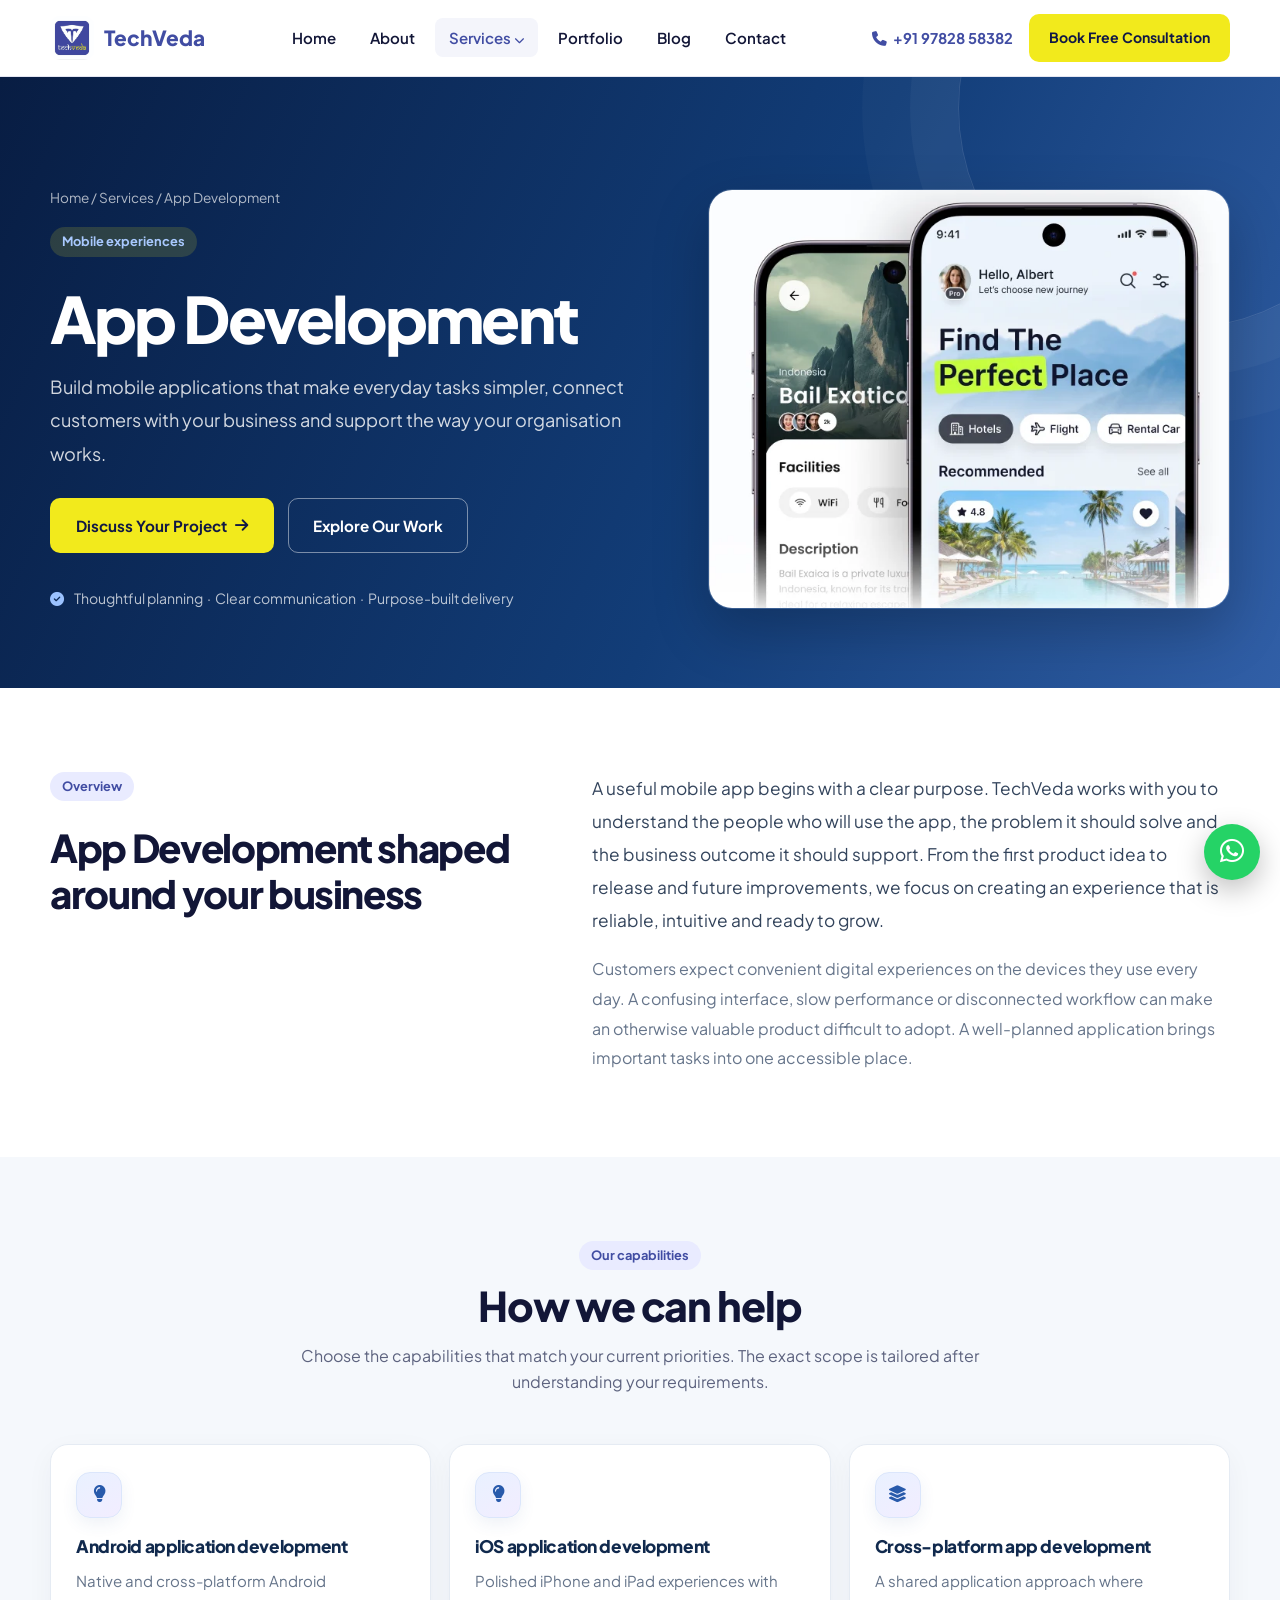
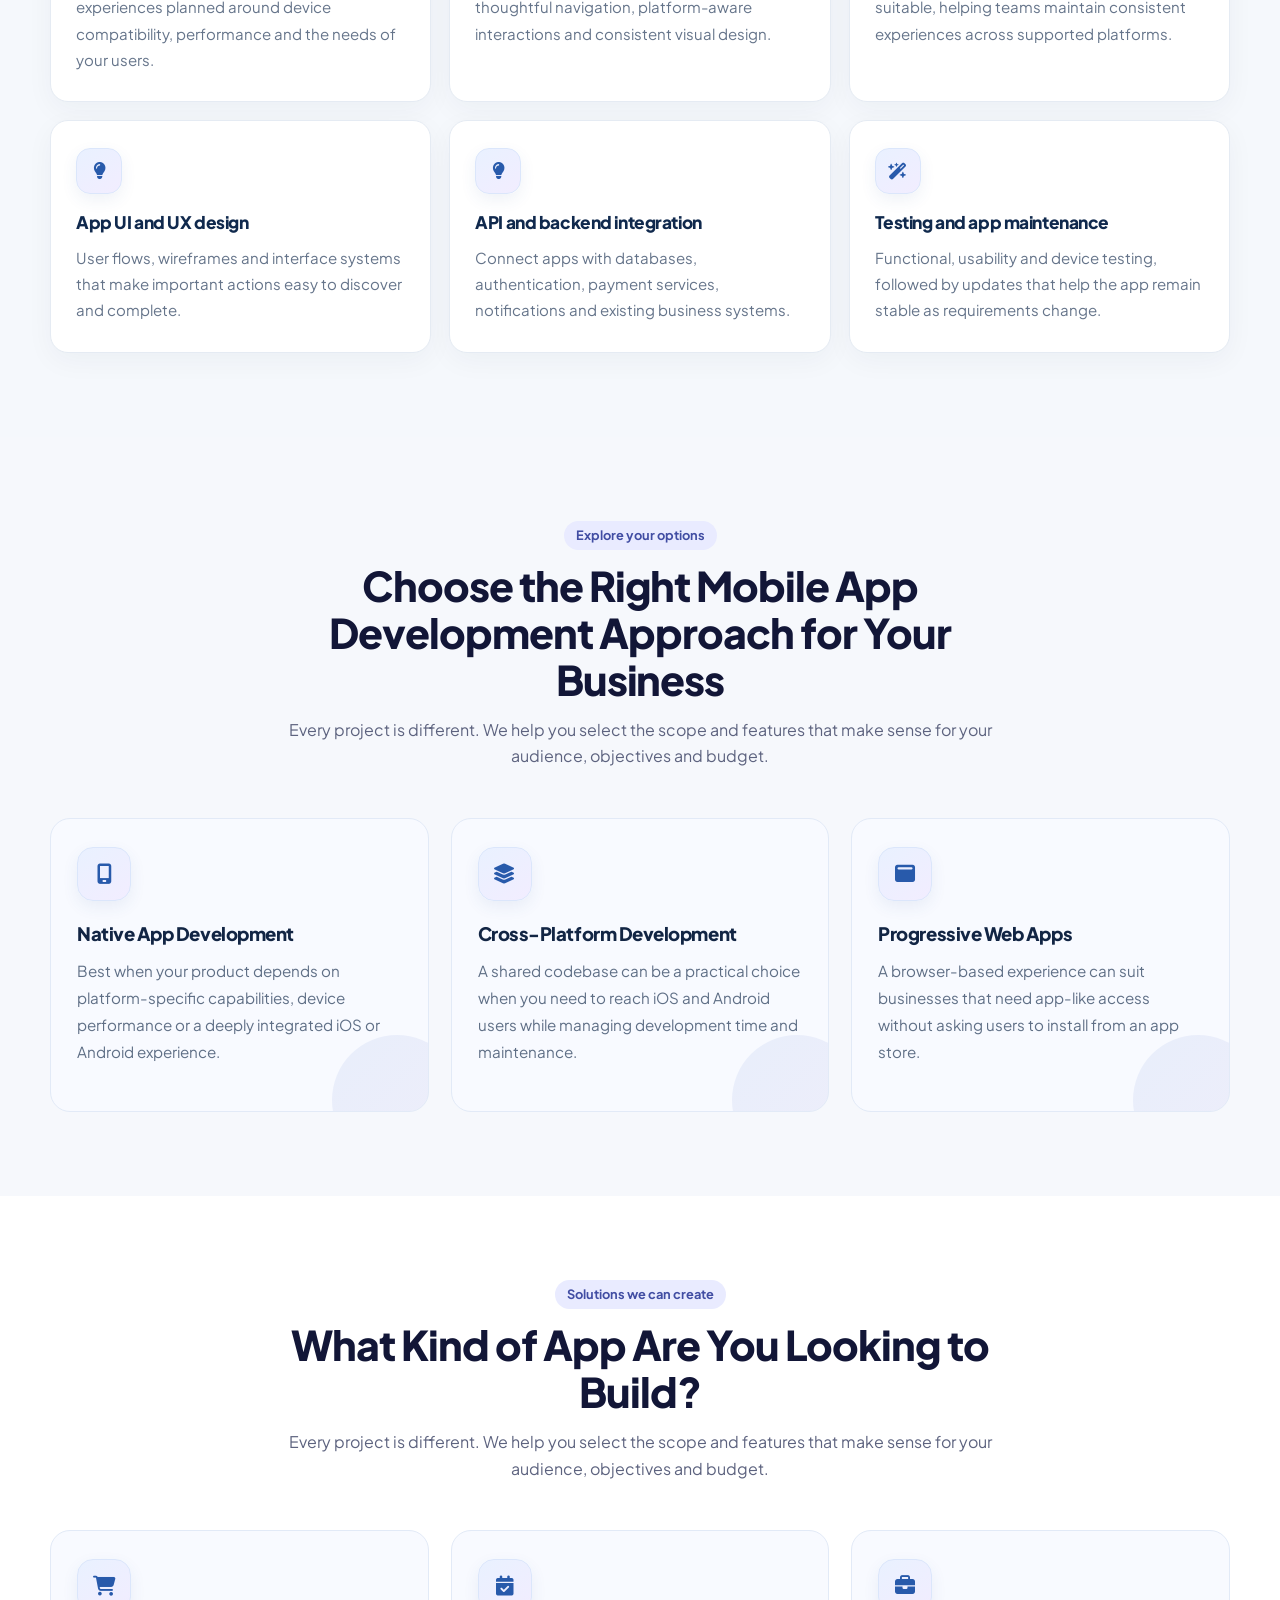
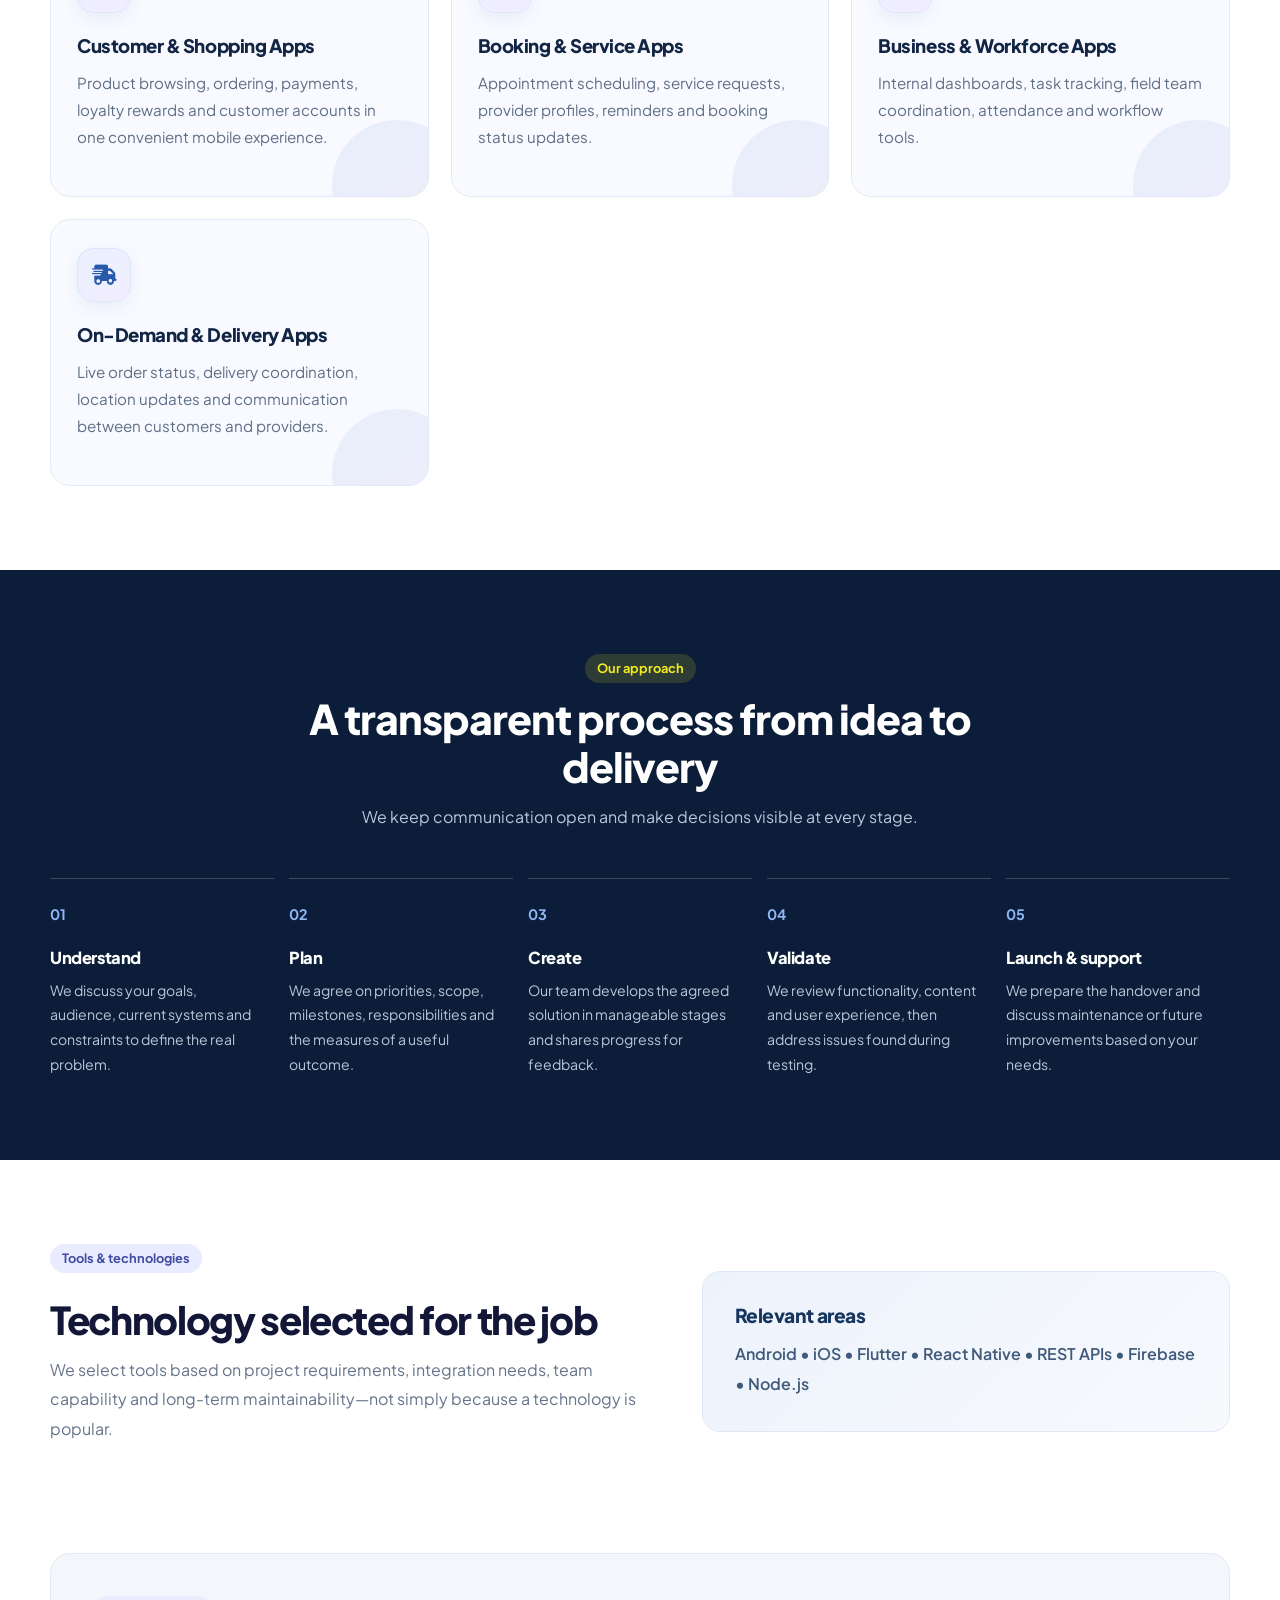
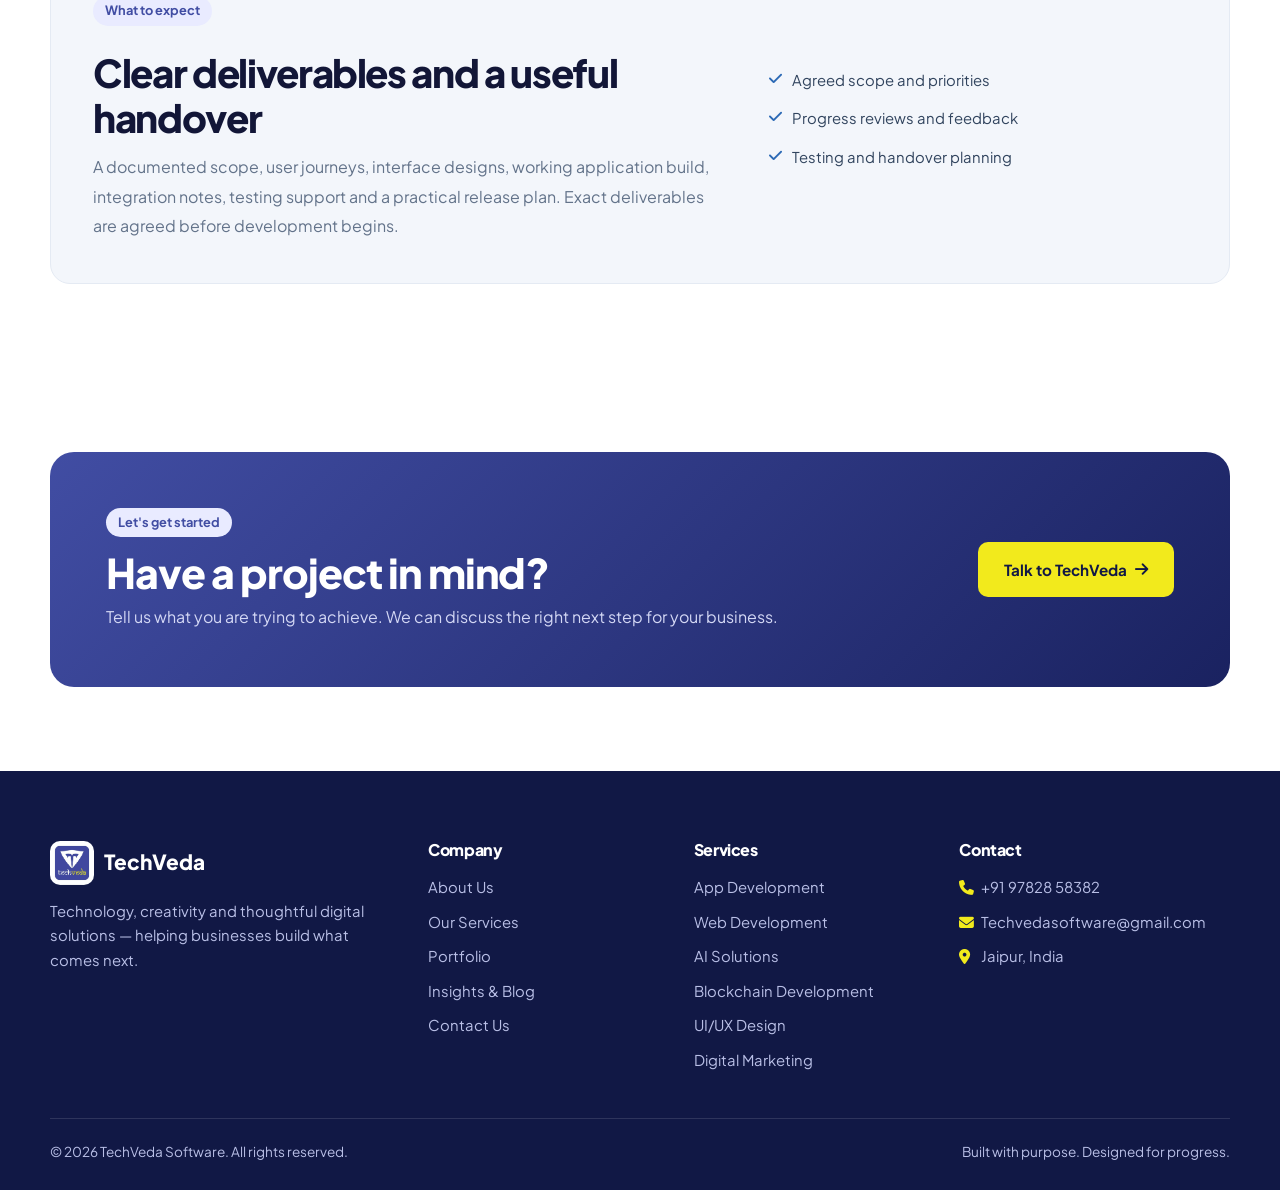
<file: service/app-development.html>
<!doctype html>
<html lang="en">
  <head>
    <meta charset="utf-8" />
    <meta name="viewport" content="width=device-width,initial-scale=1" />
    <title>App Development | TechVeda</title>
    <meta
      name="description"
      content="Mobile applications for Android and iOS, built around performance, usability and your users."
    />
    <link rel="icon" href="../images/techveda-logo.jpeg" />
    <link rel="stylesheet" href="../css/style.css" />
  </head>
  <body>
    <header class="site-header">
      <div class="container nav-wrap">
        <a class="brand" href="../index.html"
          ><img src="../images/techveda-logo.jpeg" alt="TechVeda logo" /><span
            >TechVeda</span
          ></a
        >
        <nav class="nav-links" id="nav">
          <a href="../index.html">Home</a><a href="../about.html">About</a>
          <div class="nav-drop">
            <a href="../service.html" class="active"
              >Services
              <i class="fa-solid fa-chevron-down" style="font-size: 0.65rem"></i
            ></a>
            <div class="drop-menu">
              <a href="../service/app-development.html"
                ><i class="fa-solid fa-mobile-screen"></i>App Development</a
              ><a href="../service/web-development.html"
                ><i class="fa-solid fa-globe"></i>Web Development</a
              ><a href="../service/ai-solutions.html"
                ><i class="fa-solid fa-brain"></i>AI Solutions</a
              ><a href="../service/blockchain-development.html"
                ><i class="fa-solid fa-link"></i>Blockchain Development</a
              ><a href="../service/ui-ux-design.html"
                ><i class="fa-solid fa-pen-ruler"></i>UI/UX Design</a
              ><a href="../service/digital-marketing.html"
                ><i class="fa-solid fa-chart-line"></i>Digital Marketing</a
              ><a href="../service/virtual-assistant.html"
                ><i class="fa-solid fa-headset"></i>Virtual Assistant</a
              ><a href="../service/creative-design.html"
                ><i class="fa-solid fa-palette"></i>Creative Design</a
              >
            </div>
          </div>
          <a href="../portfolio.html">Portfolio</a
          ><a href="../blog.html">Blog</a><a href="../contact.html">Contact</a>
        </nav>
        <div class="nav-cta">
          <a class="nav-phone" href="tel:+919782858382"
            ><i class="fa-solid fa-phone"></i>+91 97828 58382</a
          ><a class="btn primary sm" href="../contact.html"
            >Book Free Consultation</a
          >
          <button
            class="menu-toggle"
            aria-label="Toggle navigation"
            aria-expanded="false"
          >
            <i class="fa-solid fa-bars"></i>
          </button>
        </div>
      </div>
    </header>
    <main>
      <section class="page-hero service-detail-hero">
        <div class="container">
          <div class="crumbs"></div>
          <div class="service-hero-grid">
            <div class="service-hero-content">
              <div class="crumbs">
                <a href="../index.html">Home</a> /
                <a href="../service.html">Services</a> / App Development
              </div>
              <span class="tag">Mobile experiences</span>
              <h1>App Development</h1>
              <p class="service-lead">
                Build mobile applications that make everyday tasks simpler,
                connect customers with your business and support the way your
                organisation works.
              </p>
              <div class="hero-actions">
                <a class="btn primary" href="../contact.html"
                  >Discuss Your Project
                  <i class="fa-solid fa-arrow-right"></i></a
                ><a class="btn outline-light" href="../portfolio.html"
                  >Explore Our Work</a
                >
              </div>
              <div class="service-hero-note">
                <i class="fa-solid fa-circle-check"></i
                ><span
                  >Thoughtful planning&nbsp; · &nbsp;Clear communication&nbsp; ·
                  &nbsp;Purpose-built delivery</span
                >
              </div>
            </div>
            <div class="service-hero-image">
              <img
                src="../images/app-development.webp"
                alt="TechVeda team planning and delivering app development solutions"
              />
            </div>
          </div>
        </div>
      </section>

      <section class="section service-intro">
        <div class="container detail-intro-grid">
          <div>
            <span class="tag">Overview</span>
            <h2>App Development shaped around your business</h2>
          </div>
          <div>
            <p class="detail-intro-copy">
              A useful mobile app begins with a clear purpose. TechVeda works
              with you to understand the people who will use the app, the
              problem it should solve and the business outcome it should
              support. From the first product idea to release and future
              improvements, we focus on creating an experience that is reliable,
              intuitive and ready to grow.
            </p>
            <p class="detail-muted">
              Customers expect convenient digital experiences on the devices
              they use every day. A confusing interface, slow performance or
              disconnected workflow can make an otherwise valuable product
              difficult to adopt. A well-planned application brings important
              tasks into one accessible place.
            </p>
          </div>
        </div>
      </section>

      <section class="section detail-solutions">
        <div class="container">
          <div class="section-head">
            <span class="tag">Our capabilities</span>
            <h2>How we can help</h2>
            <p>
              Choose the capabilities that match your current priorities. The
              exact scope is tailored after understanding your requirements.
            </p>
          </div>
          <div class="detail-card-grid">
            <article class="detail-card">
              <span class="service-feature-icon" aria-hidden="true"
                ><i class="fa-solid fa-lightbulb"></i
              ></span>
              <h3>Android application development</h3>
              <p>
                Native and cross-platform Android experiences planned around
                device compatibility, performance and the needs of your users.
              </p>
            </article>
            <article class="detail-card">
              <span class="service-feature-icon" aria-hidden="true"
                ><i class="fa-solid fa-lightbulb"></i
              ></span>
              <h3>iOS application development</h3>
              <p>
                Polished iPhone and iPad experiences with thoughtful navigation,
                platform-aware interactions and consistent visual design.
              </p>
            </article>
            <article class="detail-card">
              <span class="service-feature-icon" aria-hidden="true"
                ><i class="fa-solid fa-layer-group"></i
              ></span>
              <h3>Cross-platform app development</h3>
              <p>
                A shared application approach where suitable, helping teams
                maintain consistent experiences across supported platforms.
              </p>
            </article>
            <article class="detail-card">
              <span class="service-feature-icon" aria-hidden="true"
                ><i class="fa-solid fa-lightbulb"></i
              ></span>
              <h3>App UI and UX design</h3>
              <p>
                User flows, wireframes and interface systems that make important
                actions easy to discover and complete.
              </p>
            </article>
            <article class="detail-card">
              <span class="service-feature-icon" aria-hidden="true"
                ><i class="fa-solid fa-lightbulb"></i
              ></span>
              <h3>API and backend integration</h3>
              <p>
                Connect apps with databases, authentication, payment services,
                notifications and existing business systems.
              </p>
            </article>
            <article class="detail-card">
              <span class="service-feature-icon" aria-hidden="true"
                ><i class="fa-solid fa-wand-magic-sparkles"></i
              ></span>
              <h3>Testing and app maintenance</h3>
              <p>
                Functional, usability and device testing, followed by updates
                that help the app remain stable as requirements change.
              </p>
            </article>
          </div>
        </div>
      </section>

      <section class="section service-choice-section">
        <div class="container">
          <div class="section-head">
            <span class="tag">Explore your options</span>
            <h2>
              Choose the Right Mobile App Development Approach for Your Business
            </h2>
            <p>
              Every project is different. We help you select the scope and
              features that make sense for your audience, objectives and budget.
            </p>
          </div>
          <div class="choice-card-grid">
            <article class="choice-card">
              <span class="choice-icon" aria-hidden="true"
                ><i class="fa-solid fa-mobile-screen"></i
              ></span>
              <h3>Native App Development</h3>
              <p>
                Best when your product depends on platform-specific
                capabilities, device performance or a deeply integrated iOS or
                Android experience.
              </p>
            </article>
            <article class="choice-card">
              <span class="choice-icon" aria-hidden="true"
                ><i class="fa-solid fa-layer-group"></i
              ></span>
              <h3>Cross-Platform Development</h3>
              <p>
                A shared codebase can be a practical choice when you need to
                reach iOS and Android users while managing development time and
                maintenance.
              </p>
            </article>
            <article class="choice-card">
              <span class="choice-icon" aria-hidden="true"
                ><i class="fa-solid fa-window-maximize"></i
              ></span>
              <h3>Progressive Web Apps</h3>
              <p>
                A browser-based experience can suit businesses that need
                app-like access without asking users to install from an app
                store.
              </p>
            </article>
          </div>
        </div>
      </section>
      <section class="section service-choice-section">
        <div class="container">
          <div class="section-head">
            <span class="tag">Solutions we can create</span>
            <h2>What Kind of App Are You Looking to Build?</h2>
            <p>
              Every project is different. We help you select the scope and
              features that make sense for your audience, objectives and budget.
            </p>
          </div>
          <div class="choice-card-grid">
            <article class="choice-card">
              <span class="choice-icon" aria-hidden="true"
                ><i class="fa-solid fa-cart-shopping"></i
              ></span>
              <h3>Customer & Shopping Apps</h3>
              <p>
                Product browsing, ordering, payments, loyalty rewards and
                customer accounts in one convenient mobile experience.
              </p>
            </article>
            <article class="choice-card">
              <span class="choice-icon" aria-hidden="true"
                ><i class="fa-solid fa-calendar-check"></i
              ></span>
              <h3>Booking & Service Apps</h3>
              <p>
                Appointment scheduling, service requests, provider profiles,
                reminders and booking status updates.
              </p>
            </article>
            <article class="choice-card">
              <span class="choice-icon" aria-hidden="true"
                ><i class="fa-solid fa-briefcase"></i
              ></span>
              <h3>Business & Workforce Apps</h3>
              <p>
                Internal dashboards, task tracking, field team coordination,
                attendance and workflow tools.
              </p>
            </article>
            <article class="choice-card">
              <span class="choice-icon" aria-hidden="true"
                ><i class="fa-solid fa-truck-fast"></i
              ></span>
              <h3>On-Demand & Delivery Apps</h3>
              <p>
                Live order status, delivery coordination, location updates and
                communication between customers and providers.
              </p>
            </article>
          </div>
        </div>
      </section>
      <section class="section dark detail-process">
        <div class="container">
          <div class="section-head">
            <span class="tag">Our approach</span>
            <h2>A transparent process from idea to delivery</h2>
            <p>
              We keep communication open and make decisions visible at every
              stage.
            </p>
          </div>
          <div class="detail-steps-grid">
            <article class="detail-step">
              <b>01</b>
              <h3>Understand</h3>
              <p>
                We discuss your goals, audience, current systems and constraints
                to define the real problem.
              </p>
            </article>
            <article class="detail-step">
              <b>02</b>
              <h3>Plan</h3>
              <p>
                We agree on priorities, scope, milestones, responsibilities and
                the measures of a useful outcome.
              </p>
            </article>
            <article class="detail-step">
              <b>03</b>
              <h3>Create</h3>
              <p>
                Our team develops the agreed solution in manageable stages and
                shares progress for feedback.
              </p>
            </article>
            <article class="detail-step">
              <b>04</b>
              <h3>Validate</h3>
              <p>
                We review functionality, content and user experience, then
                address issues found during testing.
              </p>
            </article>
            <article class="detail-step">
              <b>05</b>
              <h3>Launch & support</h3>
              <p>
                We prepare the handover and discuss maintenance or future
                improvements based on your needs.
              </p>
            </article>
          </div>
        </div>
      </section>

      <section class="section">
        <div class="container detail-tech-grid">
          <div>
            <span class="tag">Tools & technologies</span>
            <h2>Technology selected for the job</h2>
            <p>
              We select tools based on project requirements, integration needs,
              team capability and long-term maintainability—not simply because a
              technology is popular.
            </p>
          </div>
          <div class="detail-tech-panel">
            <h3>Relevant areas</h3>
            <p>
              Android • iOS • Flutter • React Native • REST APIs • Firebase •
              Node.js
            </p>
          </div>
        </div>
      </section>

      <section class="section detail-deliver">
        <div class="container">
          <div class="detail-deliver-box">
            <div>
              <span class="tag">What to expect</span>
              <h2>Clear deliverables and a useful handover</h2>
              <p>
                A documented scope, user journeys, interface designs, working
                application build, integration notes, testing support and a
                practical release plan. Exact deliverables are agreed before
                development begins.
              </p>
            </div>
            <div class="deliver-checks">
              <span
                ><i class="fa-solid fa-check"></i> Agreed scope and
                priorities</span
              ><span
                ><i class="fa-solid fa-check"></i> Progress reviews and
                feedback</span
              ><span
                ><i class="fa-solid fa-check"></i> Testing and handover
                planning</span
              >
            </div>
          </div>
        </div>
      </section>

      <section class="section">
        <div class="container">
          <div class="cta-band">
            <div>
              <span class="tag">Let's get started</span>
              <h2>Have a project in mind?</h2>
              <p>
                Tell us what you are trying to achieve. We can discuss the right
                next step for your business.
              </p>
            </div>
            <a class="btn primary" href="../contact.html"
              >Talk to TechVeda <i class="fa-solid fa-arrow-right"></i
            ></a>
          </div>
        </div>
      </section>
    </main>
    <footer class="footer">
      <div class="container">
        <div class="footer-grid">
          <div>
            <div class="footer-brand">
              <img src="../images/techveda-logo.jpeg" alt="" />TechVeda
            </div>
            <p>
              Technology, creativity and thoughtful digital solutions — helping
              businesses build what comes next.
            </p>
          </div>
          <div>
            <h4>Company</h4>
            <div class="footer-links">
              <a href="../about.html">About Us</a
              ><a href="../service.html">Our Services</a
              ><a href="../portfolio.html">Portfolio</a
              ><a href="../blog.html">Insights &amp; Blog</a
              ><a href="../contact.html">Contact Us</a>
            </div>
          </div>
          <div>
            <h4>Services</h4>
            <div class="footer-links">
              <a href="../service/app-development.html">App Development</a
              ><a href="../service/web-development.html">Web Development</a
              ><a href="../service/ai-solutions.html">AI Solutions</a
              ><a href="../service/blockchain-development.html"
                >Blockchain Development</a
              ><a href="../service/ui-ux-design.html">UI/UX Design</a
              ><a href="../service/digital-marketing.html">Digital Marketing</a>
            </div>
          </div>
          <div>
            <h4>Contact</h4>
            <div class="footer-links">
              <a href="tel:+919782858382"
                ><i class="fa-solid fa-phone"></i>+91 97828 58382</a
              ><a href="mailto:Techvedasoftware@gmail.com"
                ><i class="fa-solid fa-envelope"></i>Techvedasoftware@gmail.com</a
              ><span
                ><i class="fa-solid fa-location-dot"></i>Jaipur, India</span
              >
            </div>
          </div>
        </div>
        <div class="footer-bottom">
          <span
            >© <span id="year"></span> TechVeda Software. All rights
            reserved.</span
          ><span>Built with purpose. Designed for progress.</span>
        </div>
      </div>
    </footer>
    <a
      class="wa"
      href="https://wa.me/916375777464"
      aria-label="Chat on WhatsApp"
      ><i class="fa-brands fa-whatsapp"></i
    ></a>
    <script src="../js/script.js"></script>
  </body>
</html>
</file>
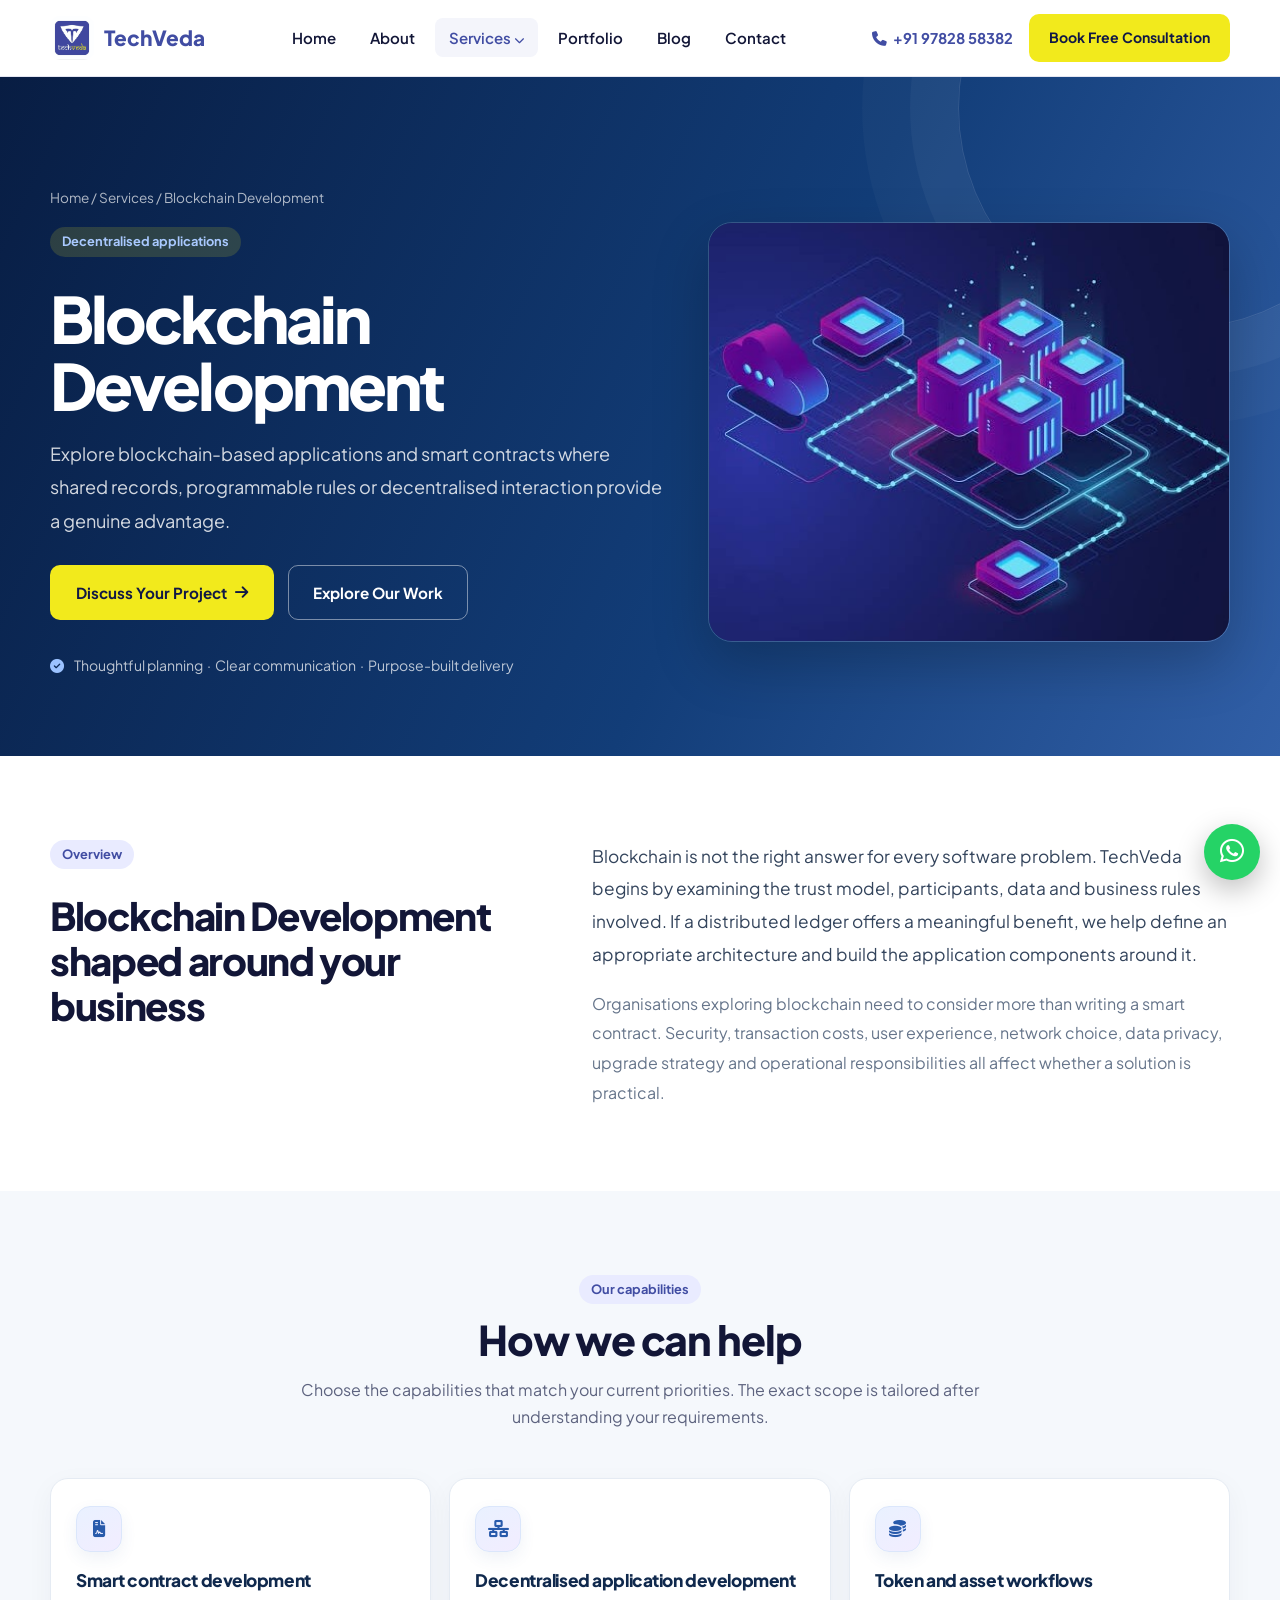
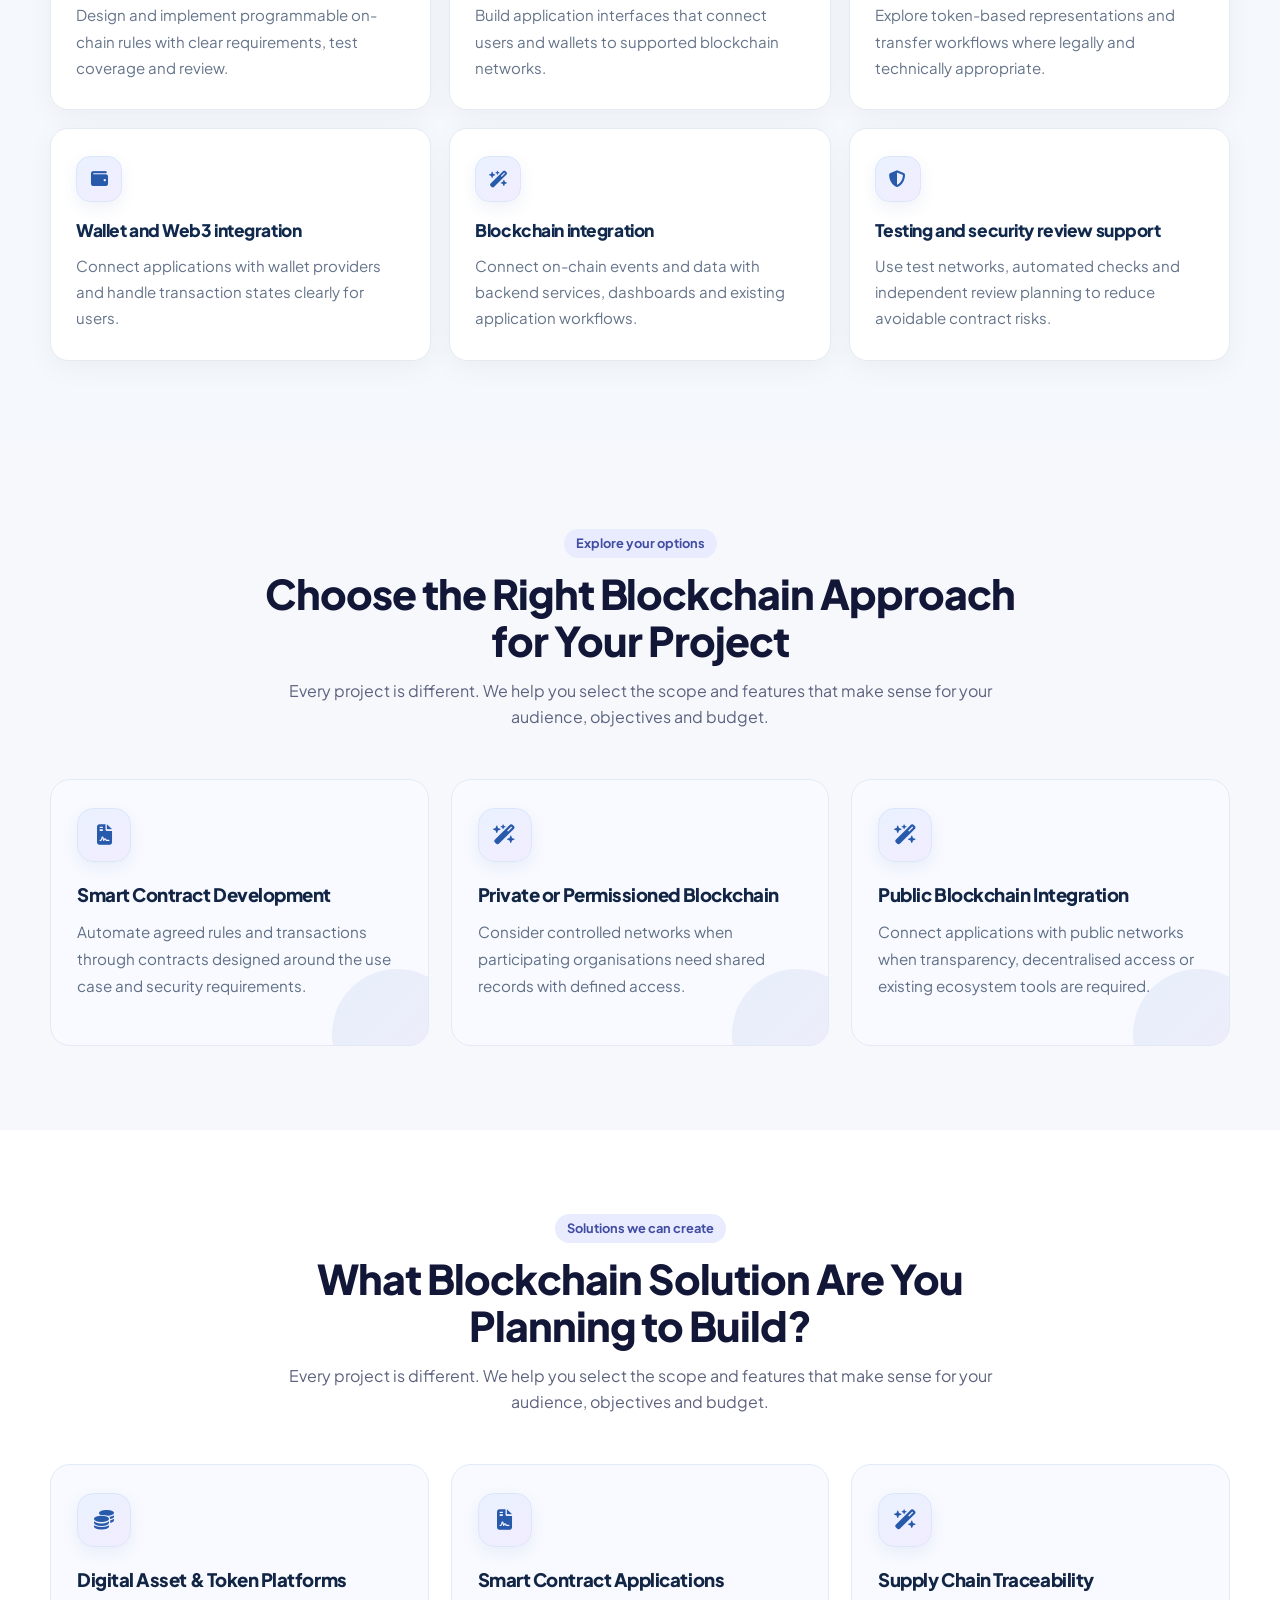
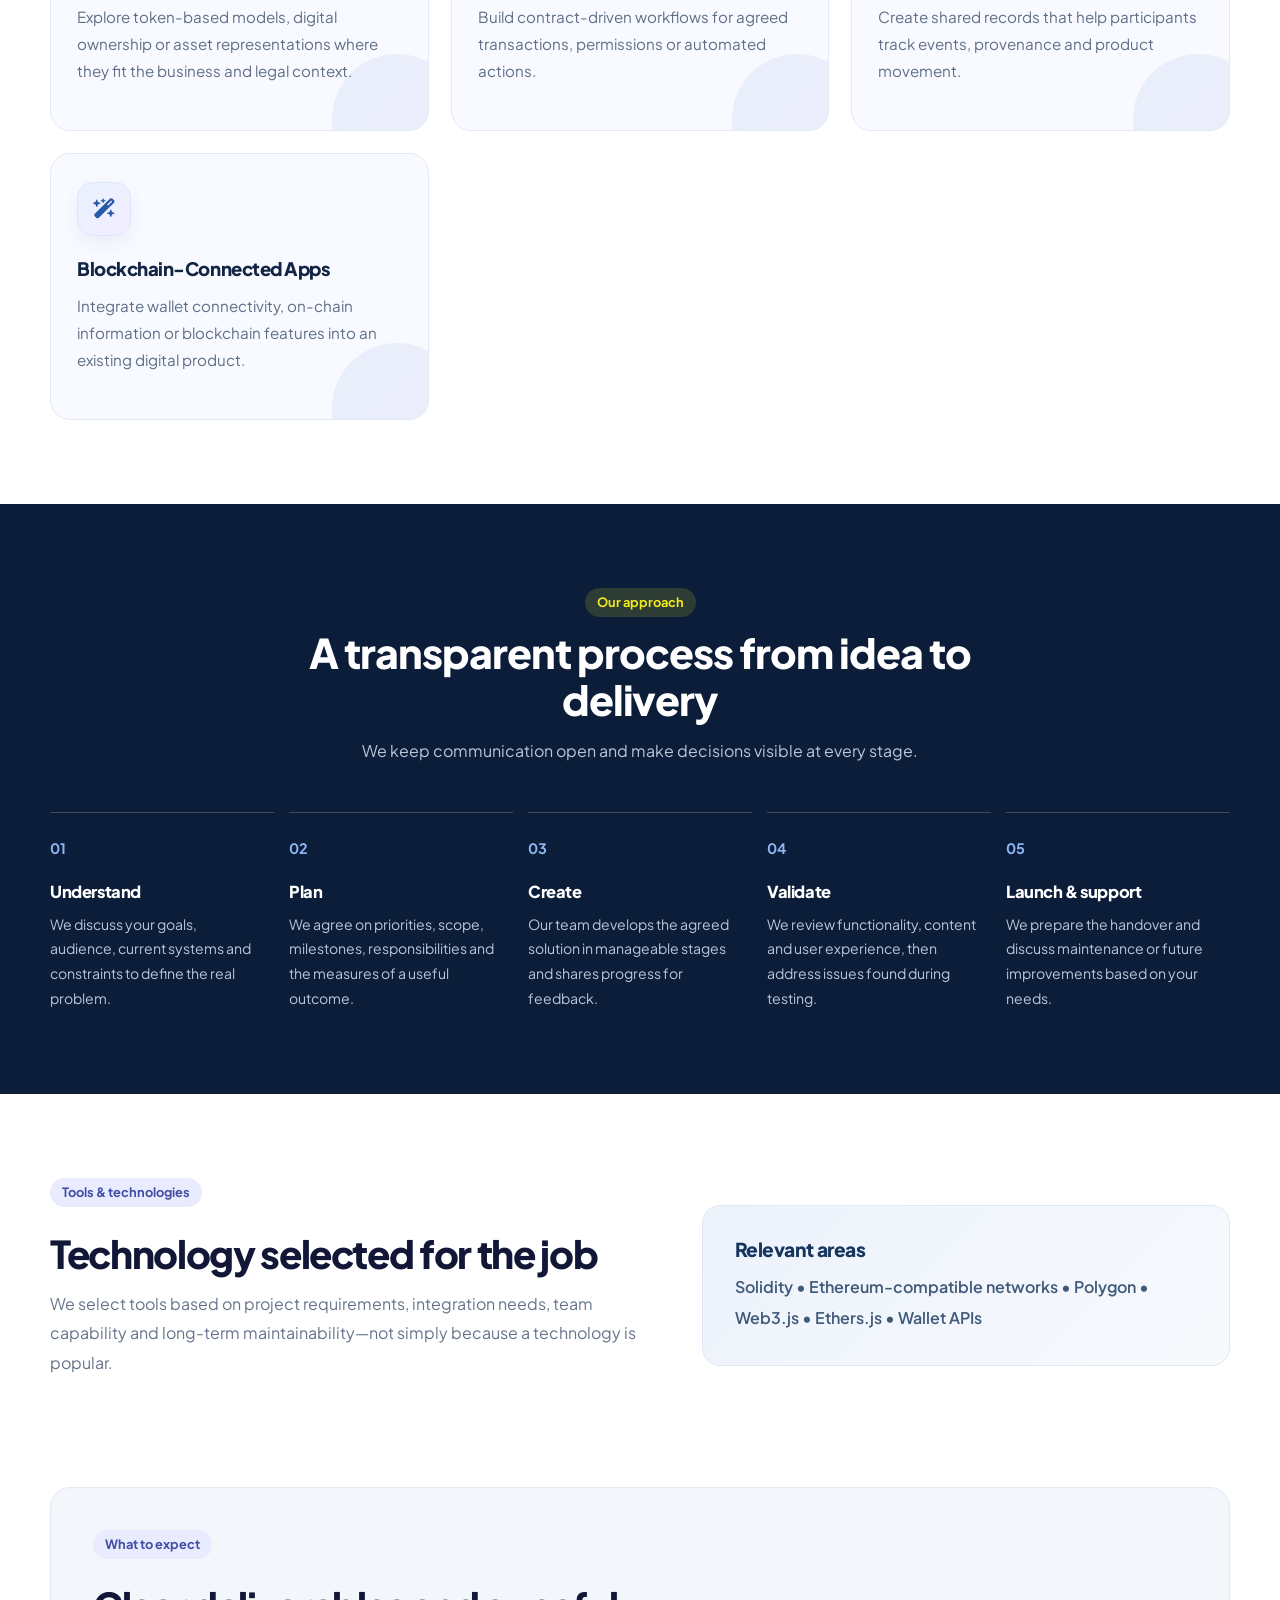
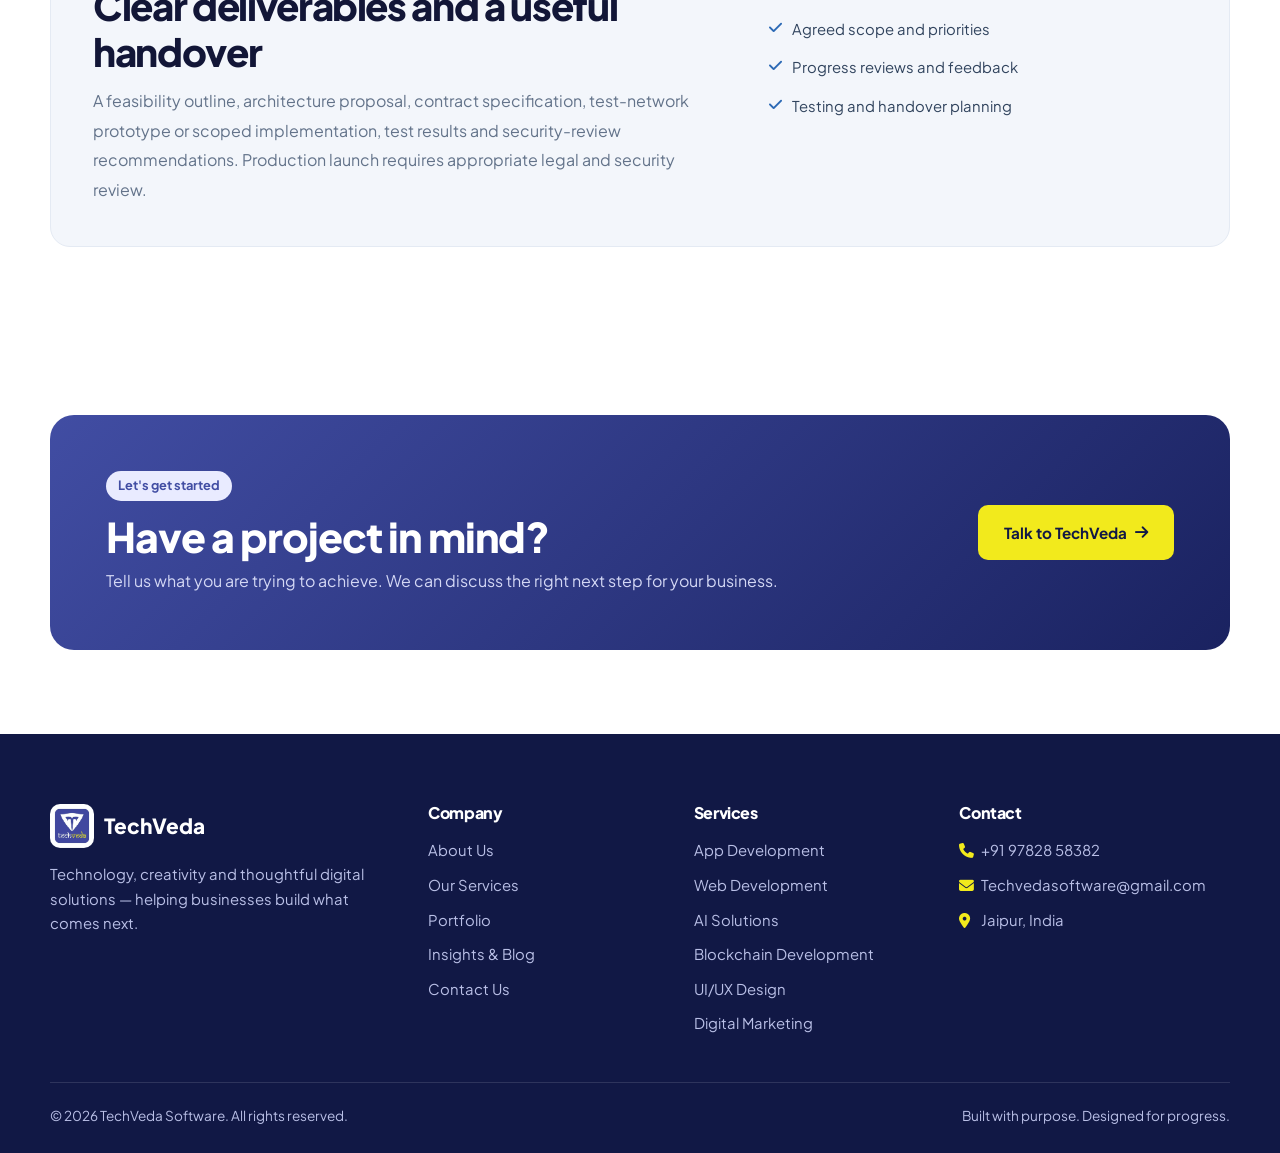
<file: service/blockchain-development.html>
<!doctype html>
<html lang="en">
  <head>
    <meta charset="utf-8" />
    <meta name="viewport" content="width=device-width,initial-scale=1" />
    <title>Blockchain Development | TechVeda</title>
    <meta
      name="description"
      content="Purpose-built blockchain applications, decentralized platforms and smart-contract solutions."
    />
    <link rel="icon" href="../images/techveda-logo.jpeg" />
    <link rel="stylesheet" href="../css/style.css" />
  </head>
  <body>
    <header class="site-header">
      <div class="container nav-wrap">
        <a class="brand" href="../index.html"
          ><img src="../images/techveda-logo.jpeg" alt="TechVeda logo" /><span
            >TechVeda</span
          ></a
        >
        <nav class="nav-links" id="nav">
          <a href="../index.html">Home</a><a href="../about.html">About</a>
          <div class="nav-drop">
            <a href="../service.html" class="active"
              >Services
              <i class="fa-solid fa-chevron-down" style="font-size: 0.65rem"></i
            ></a>
            <div class="drop-menu">
              <a href="../service/app-development.html"
                ><i class="fa-solid fa-mobile-screen"></i>App Development</a
              ><a href="../service/web-development.html"
                ><i class="fa-solid fa-globe"></i>Web Development</a
              ><a href="../service/ai-solutions.html"
                ><i class="fa-solid fa-brain"></i>AI Solutions</a
              ><a href="../service/blockchain-development.html"
                ><i class="fa-solid fa-link"></i>Blockchain Development</a
              ><a href="../service/ui-ux-design.html"
                ><i class="fa-solid fa-pen-ruler"></i>UI/UX Design</a
              ><a href="../service/digital-marketing.html"
                ><i class="fa-solid fa-chart-line"></i>Digital Marketing</a
              ><a href="../service/virtual-assistant.html"
                ><i class="fa-solid fa-headset"></i>Virtual Assistant</a
              ><a href="../service/creative-design.html"
                ><i class="fa-solid fa-palette"></i>Creative Design</a
              >
            </div>
          </div>
          <a href="../portfolio.html">Portfolio</a
          ><a href="../blog.html">Blog</a><a href="../contact.html">Contact</a>
        </nav>
        <div class="nav-cta">
          <a class="nav-phone" href="tel:+919782858382"
            ><i class="fa-solid fa-phone"></i>+91 97828 58382</a
          ><a class="btn primary sm" href="../contact.html"
            >Book Free Consultation</a
          >
          <button
            class="menu-toggle"
            aria-label="Toggle navigation"
            aria-expanded="false"
          >
            <i class="fa-solid fa-bars"></i>
          </button>
        </div>
      </div>
    </header>
    <main>
      <section class="page-hero service-detail-hero">
        <div class="container">
          <div class="crumbs"></div>
          <div class="service-hero-grid">
            <div class="service-hero-content">
              <div class="crumbs">
                <a href="../index.html">Home</a> /
                <a href="../service.html">Services</a> / Blockchain Development
              </div>
              <span class="tag">Decentralised applications</span>
              <h1>Blockchain Development</h1>
              <p class="service-lead">
                Explore blockchain-based applications and smart contracts where
                shared records, programmable rules or decentralised interaction
                provide a genuine advantage.
              </p>
              <div class="hero-actions">
                <a class="btn primary" href="../contact.html"
                  >Discuss Your Project
                  <i class="fa-solid fa-arrow-right"></i></a
                ><a class="btn outline-light" href="../portfolio.html"
                  >Explore Our Work</a
                >
              </div>
              <div class="service-hero-note">
                <i class="fa-solid fa-circle-check"></i
                ><span
                  >Thoughtful planning&nbsp; · &nbsp;Clear communication&nbsp; ·
                  &nbsp;Purpose-built delivery</span
                >
              </div>
            </div>
            <div class="service-hero-image">
              <img
                src="../images/Blockchain Development.jpg"
                alt="TechVeda team planning and delivering blockchain development solutions"
              />
            </div>
          </div>
        </div>
      </section>

      <section class="section service-intro">
        <div class="container detail-intro-grid">
          <div>
            <span class="tag">Overview</span>
            <h2>Blockchain Development shaped around your business</h2>
          </div>
          <div>
            <p class="detail-intro-copy">
              Blockchain is not the right answer for every software problem.
              TechVeda begins by examining the trust model, participants, data
              and business rules involved. If a distributed ledger offers a
              meaningful benefit, we help define an appropriate architecture and
              build the application components around it.
            </p>
            <p class="detail-muted">
              Organisations exploring blockchain need to consider more than
              writing a smart contract. Security, transaction costs, user
              experience, network choice, data privacy, upgrade strategy and
              operational responsibilities all affect whether a solution is
              practical.
            </p>
          </div>
        </div>
      </section>

      <section class="section detail-solutions">
        <div class="container">
          <div class="section-head">
            <span class="tag">Our capabilities</span>
            <h2>How we can help</h2>
            <p>
              Choose the capabilities that match your current priorities. The
              exact scope is tailored after understanding your requirements.
            </p>
          </div>
          <div class="detail-card-grid">
            <article class="detail-card">
              <span class="service-feature-icon" aria-hidden="true"
                ><i class="fa-solid fa-file-contract"></i
              ></span>
              <h3>Smart contract development</h3>
              <p>
                Design and implement programmable on-chain rules with clear
                requirements, test coverage and review.
              </p>
            </article>
            <article class="detail-card">
              <span class="service-feature-icon" aria-hidden="true"
                ><i class="fa-solid fa-network-wired"></i
              ></span>
              <h3>Decentralised application development</h3>
              <p>
                Build application interfaces that connect users and wallets to
                supported blockchain networks.
              </p>
            </article>
            <article class="detail-card">
              <span class="service-feature-icon" aria-hidden="true"
                ><i class="fa-solid fa-coins"></i
              ></span>
              <h3>Token and asset workflows</h3>
              <p>
                Explore token-based representations and transfer workflows where
                legally and technically appropriate.
              </p>
            </article>
            <article class="detail-card">
              <span class="service-feature-icon" aria-hidden="true"
                ><i class="fa-solid fa-wallet"></i
              ></span>
              <h3>Wallet and Web3 integration</h3>
              <p>
                Connect applications with wallet providers and handle
                transaction states clearly for users.
              </p>
            </article>
            <article class="detail-card">
              <span class="service-feature-icon" aria-hidden="true"
                ><i class="fa-solid fa-wand-magic-sparkles"></i
              ></span>
              <h3>Blockchain integration</h3>
              <p>
                Connect on-chain events and data with backend services,
                dashboards and existing application workflows.
              </p>
            </article>
            <article class="detail-card">
              <span class="service-feature-icon" aria-hidden="true"
                ><i class="fa-solid fa-shield-halved"></i
              ></span>
              <h3>Testing and security review support</h3>
              <p>
                Use test networks, automated checks and independent review
                planning to reduce avoidable contract risks.
              </p>
            </article>
          </div>
        </div>
      </section>

      <section class="section service-choice-section">
        <div class="container">
          <div class="section-head">
            <span class="tag">Explore your options</span>
            <h2>Choose the Right Blockchain Approach for Your Project</h2>
            <p>
              Every project is different. We help you select the scope and
              features that make sense for your audience, objectives and budget.
            </p>
          </div>
          <div class="choice-card-grid">
            <article class="choice-card">
              <span class="choice-icon" aria-hidden="true"
                ><i class="fa-solid fa-file-contract"></i
              ></span>
              <h3>Smart Contract Development</h3>
              <p>
                Automate agreed rules and transactions through contracts
                designed around the use case and security requirements.
              </p>
            </article>
            <article class="choice-card">
              <span class="choice-icon" aria-hidden="true"
                ><i class="fa-solid fa-wand-magic-sparkles"></i
              ></span>
              <h3>Private or Permissioned Blockchain</h3>
              <p>
                Consider controlled networks when participating organisations
                need shared records with defined access.
              </p>
            </article>
            <article class="choice-card">
              <span class="choice-icon" aria-hidden="true"
                ><i class="fa-solid fa-wand-magic-sparkles"></i
              ></span>
              <h3>Public Blockchain Integration</h3>
              <p>
                Connect applications with public networks when transparency,
                decentralised access or existing ecosystem tools are required.
              </p>
            </article>
          </div>
        </div>
      </section>
      <section class="section service-choice-section">
        <div class="container">
          <div class="section-head">
            <span class="tag">Solutions we can create</span>
            <h2>What Blockchain Solution Are You Planning to Build?</h2>
            <p>
              Every project is different. We help you select the scope and
              features that make sense for your audience, objectives and budget.
            </p>
          </div>
          <div class="choice-card-grid">
            <article class="choice-card">
              <span class="choice-icon" aria-hidden="true"
                ><i class="fa-solid fa-coins"></i
              ></span>
              <h3>Digital Asset & Token Platforms</h3>
              <p>
                Explore token-based models, digital ownership or asset
                representations where they fit the business and legal context.
              </p>
            </article>
            <article class="choice-card">
              <span class="choice-icon" aria-hidden="true"
                ><i class="fa-solid fa-file-contract"></i
              ></span>
              <h3>Smart Contract Applications</h3>
              <p>
                Build contract-driven workflows for agreed transactions,
                permissions or automated actions.
              </p>
            </article>
            <article class="choice-card">
              <span class="choice-icon" aria-hidden="true"
                ><i class="fa-solid fa-wand-magic-sparkles"></i
              ></span>
              <h3>Supply Chain Traceability</h3>
              <p>
                Create shared records that help participants track events,
                provenance and product movement.
              </p>
            </article>
            <article class="choice-card">
              <span class="choice-icon" aria-hidden="true"
                ><i class="fa-solid fa-wand-magic-sparkles"></i
              ></span>
              <h3>Blockchain-Connected Apps</h3>
              <p>
                Integrate wallet connectivity, on-chain information or
                blockchain features into an existing digital product.
              </p>
            </article>
          </div>
        </div>
      </section>
      <section class="section dark detail-process">
        <div class="container">
          <div class="section-head">
            <span class="tag">Our approach</span>
            <h2>A transparent process from idea to delivery</h2>
            <p>
              We keep communication open and make decisions visible at every
              stage.
            </p>
          </div>
          <div class="detail-steps-grid">
            <article class="detail-step">
              <b>01</b>
              <h3>Understand</h3>
              <p>
                We discuss your goals, audience, current systems and constraints
                to define the real problem.
              </p>
            </article>
            <article class="detail-step">
              <b>02</b>
              <h3>Plan</h3>
              <p>
                We agree on priorities, scope, milestones, responsibilities and
                the measures of a useful outcome.
              </p>
            </article>
            <article class="detail-step">
              <b>03</b>
              <h3>Create</h3>
              <p>
                Our team develops the agreed solution in manageable stages and
                shares progress for feedback.
              </p>
            </article>
            <article class="detail-step">
              <b>04</b>
              <h3>Validate</h3>
              <p>
                We review functionality, content and user experience, then
                address issues found during testing.
              </p>
            </article>
            <article class="detail-step">
              <b>05</b>
              <h3>Launch & support</h3>
              <p>
                We prepare the handover and discuss maintenance or future
                improvements based on your needs.
              </p>
            </article>
          </div>
        </div>
      </section>

      <section class="section">
        <div class="container detail-tech-grid">
          <div>
            <span class="tag">Tools & technologies</span>
            <h2>Technology selected for the job</h2>
            <p>
              We select tools based on project requirements, integration needs,
              team capability and long-term maintainability—not simply because a
              technology is popular.
            </p>
          </div>
          <div class="detail-tech-panel">
            <h3>Relevant areas</h3>
            <p>
              Solidity • Ethereum-compatible networks • Polygon • Web3.js •
              Ethers.js • Wallet APIs
            </p>
          </div>
        </div>
      </section>

      <section class="section detail-deliver">
        <div class="container">
          <div class="detail-deliver-box">
            <div>
              <span class="tag">What to expect</span>
              <h2>Clear deliverables and a useful handover</h2>
              <p>
                A feasibility outline, architecture proposal, contract
                specification, test-network prototype or scoped implementation,
                test results and security-review recommendations. Production
                launch requires appropriate legal and security review.
              </p>
            </div>
            <div class="deliver-checks">
              <span
                ><i class="fa-solid fa-check"></i> Agreed scope and
                priorities</span
              ><span
                ><i class="fa-solid fa-check"></i> Progress reviews and
                feedback</span
              ><span
                ><i class="fa-solid fa-check"></i> Testing and handover
                planning</span
              >
            </div>
          </div>
        </div>
      </section>

      <section class="section">
        <div class="container">
          <div class="cta-band">
            <div>
              <span class="tag">Let's get started</span>
              <h2>Have a project in mind?</h2>
              <p>
                Tell us what you are trying to achieve. We can discuss the right
                next step for your business.
              </p>
            </div>
            <a class="btn primary" href="../contact.html"
              >Talk to TechVeda <i class="fa-solid fa-arrow-right"></i
            ></a>
          </div>
        </div>
      </section>
    </main>
    <footer class="footer">
      <div class="container">
        <div class="footer-grid">
          <div>
            <div class="footer-brand">
              <img src="../images/techveda-logo.jpeg" alt="" />TechVeda
            </div>
            <p>
              Technology, creativity and thoughtful digital solutions — helping
              businesses build what comes next.
            </p>
          </div>
          <div>
            <h4>Company</h4>
            <div class="footer-links">
              <a href="../about.html">About Us</a
              ><a href="../service.html">Our Services</a
              ><a href="../portfolio.html">Portfolio</a
              ><a href="../blog.html">Insights &amp; Blog</a
              ><a href="../contact.html">Contact Us</a>
            </div>
          </div>
          <div>
            <h4>Services</h4>
            <div class="footer-links">
              <a href="../service/app-development.html">App Development</a
              ><a href="../service/web-development.html">Web Development</a
              ><a href="../service/ai-solutions.html">AI Solutions</a
              ><a href="../service/blockchain-development.html"
                >Blockchain Development</a
              ><a href="../service/ui-ux-design.html">UI/UX Design</a
              ><a href="../service/digital-marketing.html">Digital Marketing</a>
            </div>
          </div>
          <div>
            <h4>Contact</h4>
            <div class="footer-links">
              <a href="tel:+919782858382"
                ><i class="fa-solid fa-phone"></i>+91 97828 58382</a
              ><a href="mailto:Techvedasoftware@gmail.com"
                ><i class="fa-solid fa-envelope"></i>Techvedasoftware@gmail.com</a
              ><span
                ><i class="fa-solid fa-location-dot"></i>Jaipur, India</span
              >
            </div>
          </div>
        </div>
        <div class="footer-bottom">
          <span
            >© <span id="year"></span> TechVeda Software. All rights
            reserved.</span
          ><span>Built with purpose. Designed for progress.</span>
        </div>
      </div>
    </footer>
    <a
      class="wa"
      href="https://wa.me/916375777464"
      aria-label="Chat on WhatsApp"
      ><i class="fa-brands fa-whatsapp"></i
    ></a>
    <script src="../js/script.js"></script>
  </body>
</html>
</file>
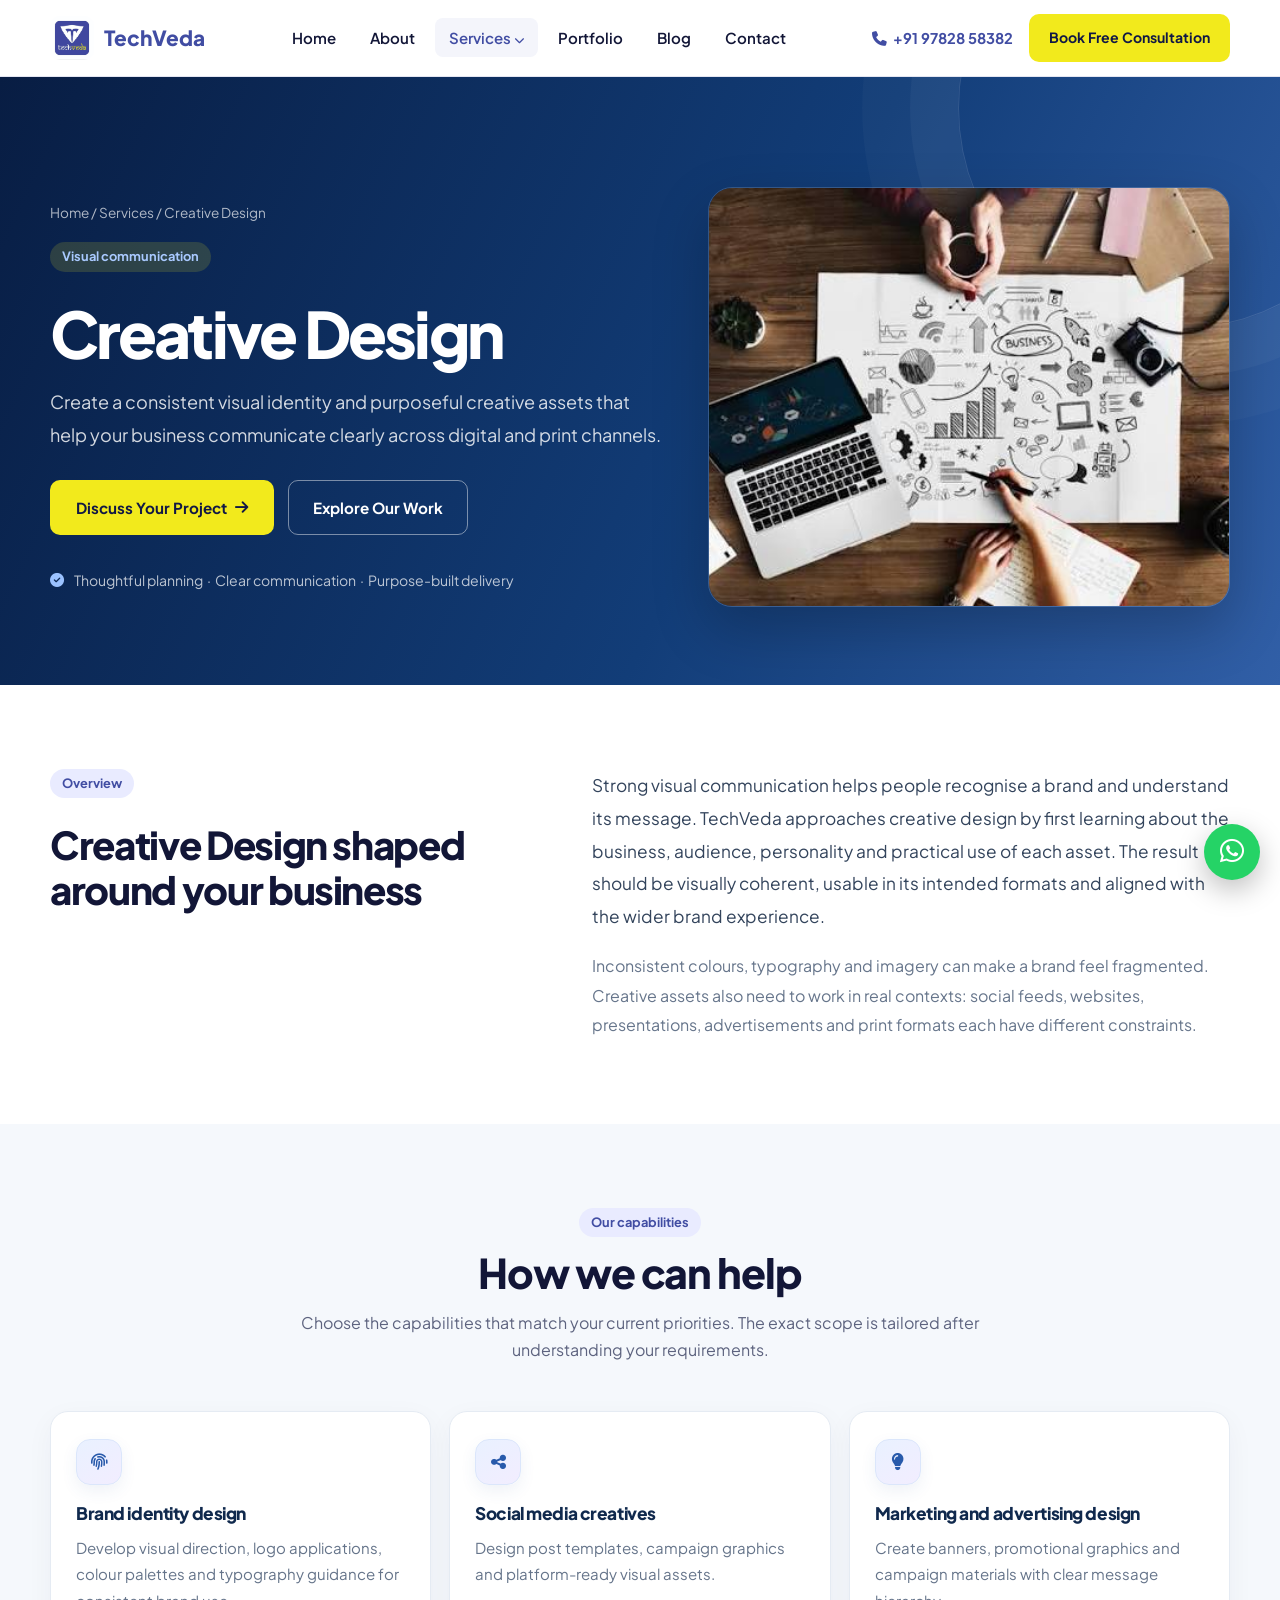
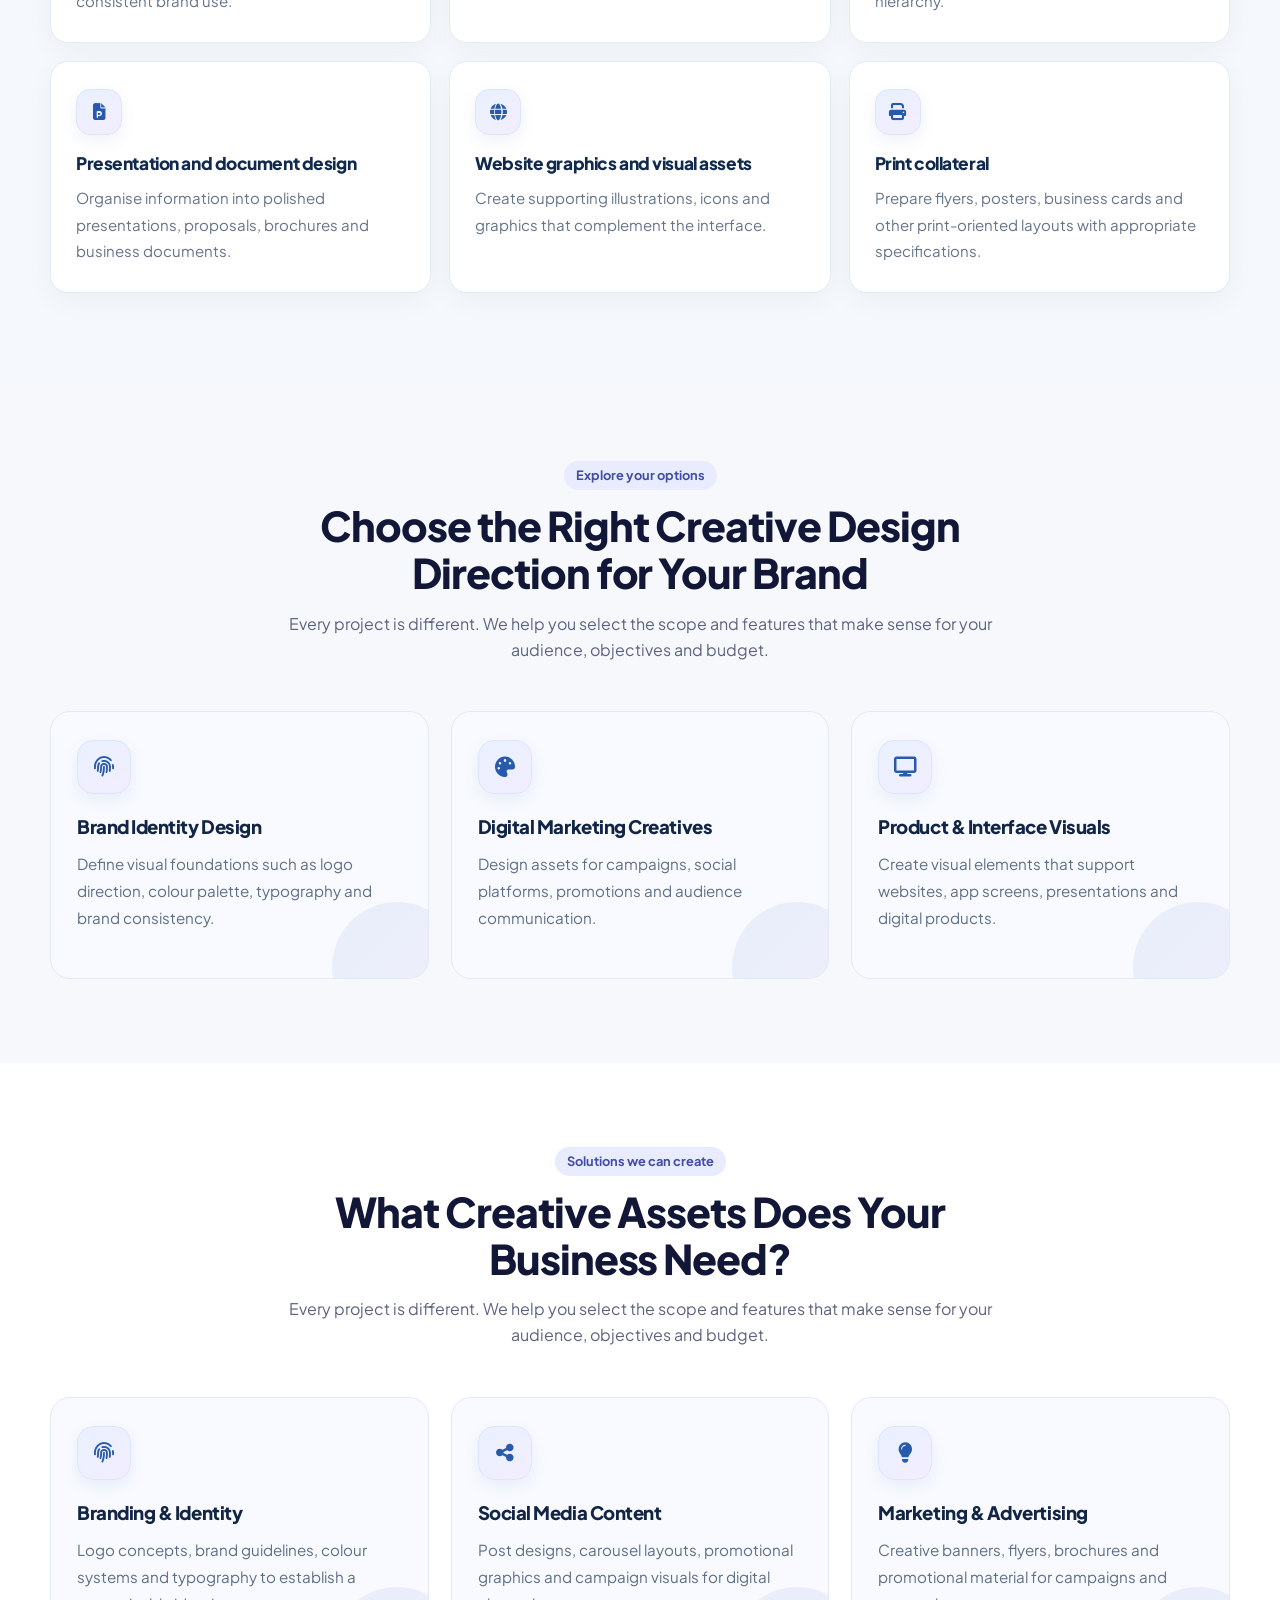
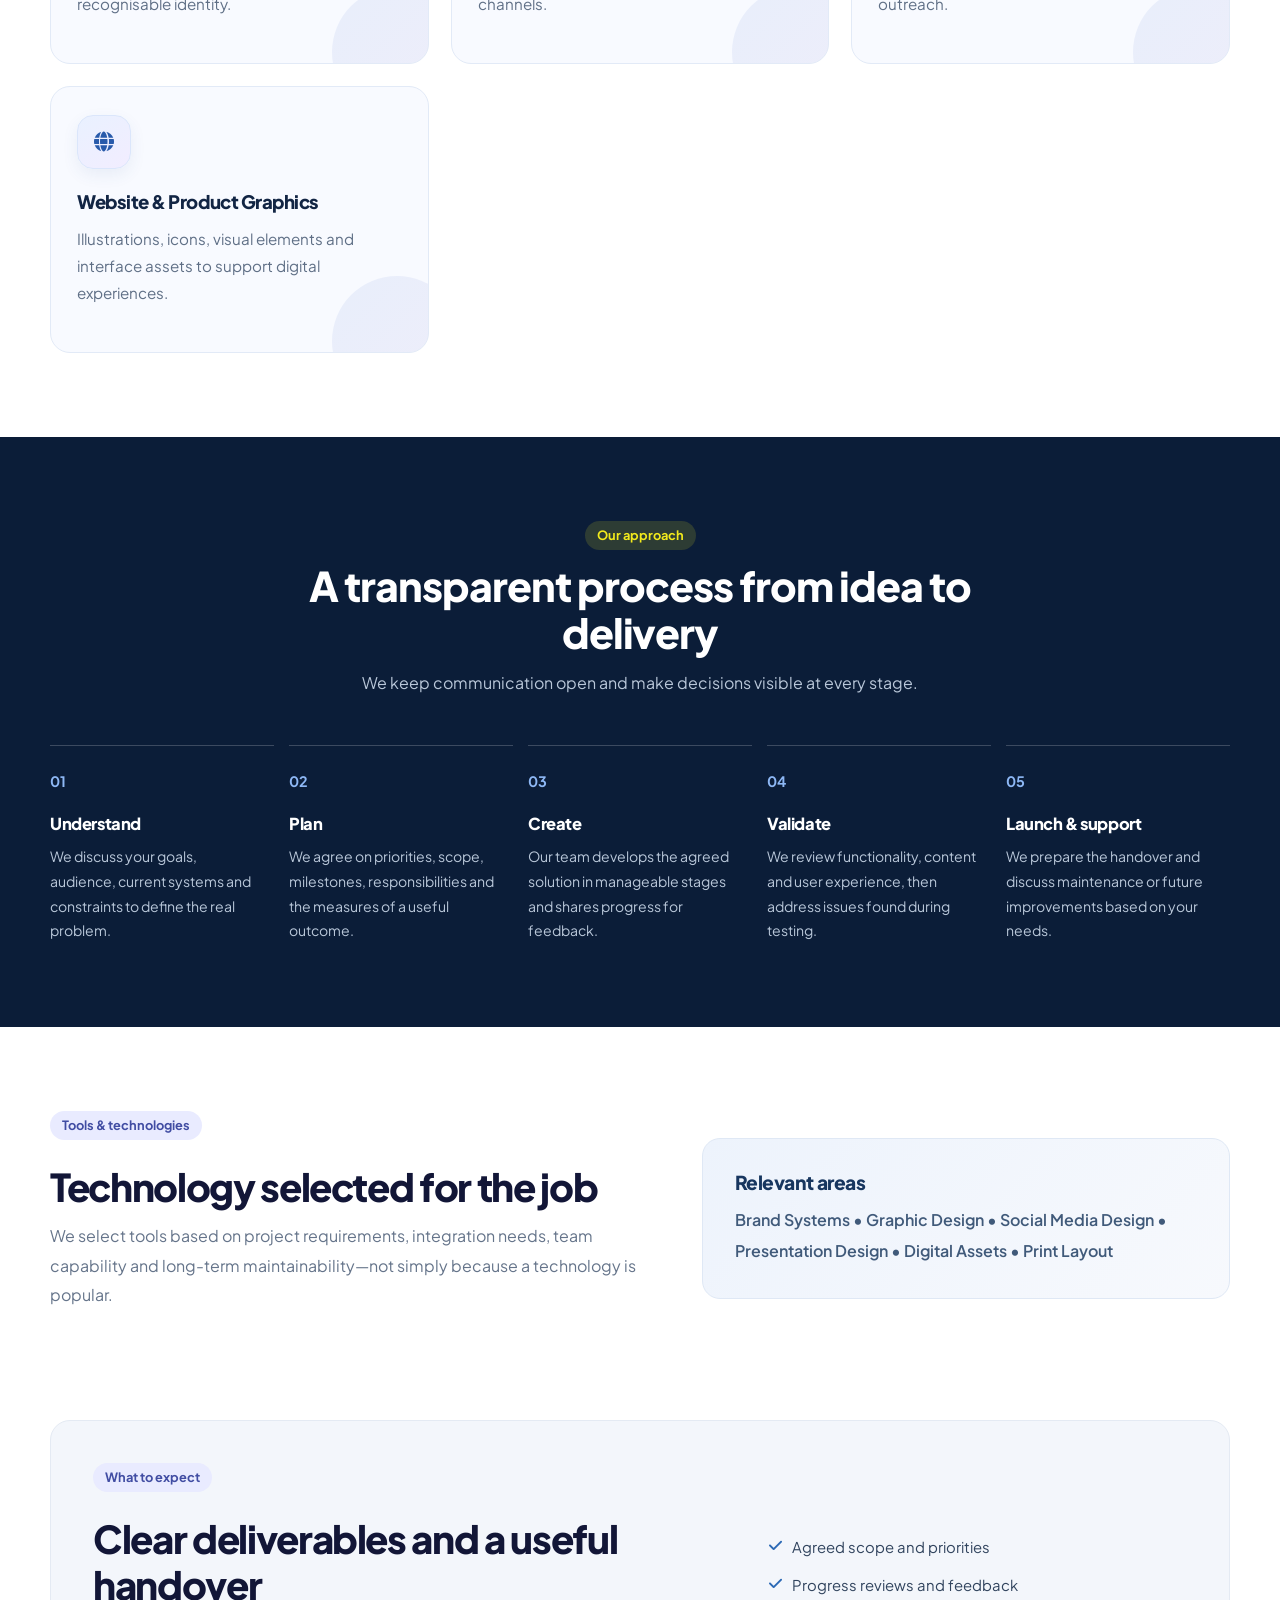
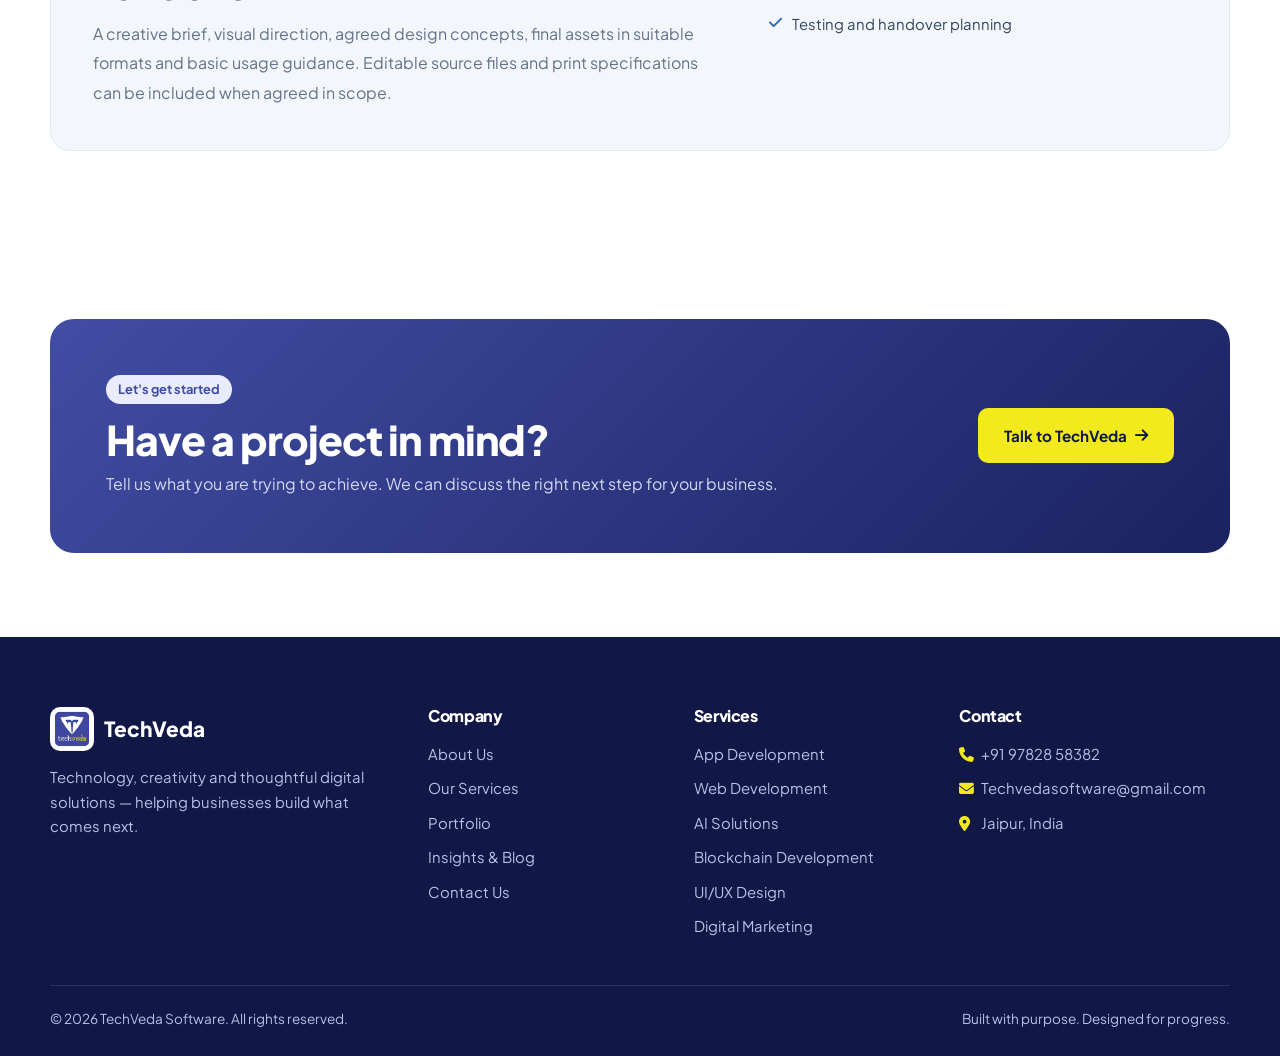
<file: service/creative-design.html>
<!doctype html>
<html lang="en">
  <head>
    <meta charset="utf-8" />
    <meta name="viewport" content="width=device-width,initial-scale=1" />
    <title>Creative Design | TechVeda</title>
    <meta
      name="description"
      content="Brand identities, marketing creatives and visual assets that communicate clearly."
    />
    <link rel="icon" href="../images/techveda-logo.jpeg" />
    <link rel="stylesheet" href="../css/style.css" />
  </head>
  <body>
    <header class="site-header">
      <div class="container nav-wrap">
        <a class="brand" href="../index.html"
          ><img src="../images/techveda-logo.jpeg" alt="TechVeda logo" /><span
            >TechVeda</span
          ></a
        >
        <nav class="nav-links" id="nav">
          <a href="../index.html">Home</a><a href="../about.html">About</a>
          <div class="nav-drop">
            <a href="../service.html" class="active"
              >Services
              <i class="fa-solid fa-chevron-down" style="font-size: 0.65rem"></i
            ></a>
            <div class="drop-menu">
              <a href="../service/app-development.html"
                ><i class="fa-solid fa-mobile-screen"></i>App Development</a
              ><a href="../service/web-development.html"
                ><i class="fa-solid fa-globe"></i>Web Development</a
              ><a href="../service/ai-solutions.html"
                ><i class="fa-solid fa-brain"></i>AI Solutions</a
              ><a href="../service/blockchain-development.html"
                ><i class="fa-solid fa-link"></i>Blockchain Development</a
              ><a href="../service/ui-ux-design.html"
                ><i class="fa-solid fa-pen-ruler"></i>UI/UX Design</a
              ><a href="../service/digital-marketing.html"
                ><i class="fa-solid fa-chart-line"></i>Digital Marketing</a
              ><a href="../service/virtual-assistant.html"
                ><i class="fa-solid fa-headset"></i>Virtual Assistant</a
              ><a href="../service/creative-design.html"
                ><i class="fa-solid fa-palette"></i>Creative Design</a
              >
            </div>
          </div>
          <a href="../portfolio.html">Portfolio</a
          ><a href="../blog.html">Blog</a><a href="../contact.html">Contact</a>
        </nav>
        <div class="nav-cta">
          <a class="nav-phone" href="tel:+919782858382"
            ><i class="fa-solid fa-phone"></i>+91 97828 58382</a
          ><a class="btn primary sm" href="../contact.html"
            >Book Free Consultation</a
          >
          <button
            class="menu-toggle"
            aria-label="Toggle navigation"
            aria-expanded="false"
          >
            <i class="fa-solid fa-bars"></i>
          </button>
        </div>
      </div>
    </header>
    <main>
      <section class="page-hero service-detail-hero">
        <div class="container">
          <div class="crumbs"></div>
          <div class="service-hero-grid">
            <div class="service-hero-content">
              <div class="crumbs">
                <a href="../index.html">Home</a> /
                <a href="../service.html">Services</a> / Creative Design
              </div>
              <span class="tag">Visual communication</span>
              <h1>Creative Design</h1>
              <p class="service-lead">
                Create a consistent visual identity and purposeful creative
                assets that help your business communicate clearly across
                digital and print channels.
              </p>
              <div class="hero-actions">
                <a class="btn primary" href="../contact.html"
                  >Discuss Your Project
                  <i class="fa-solid fa-arrow-right"></i></a
                ><a class="btn outline-light" href="../portfolio.html"
                  >Explore Our Work</a
                >
              </div>
              <div class="service-hero-note">
                <i class="fa-solid fa-circle-check"></i
                ><span
                  >Thoughtful planning&nbsp; · &nbsp;Clear communication&nbsp; ·
                  &nbsp;Purpose-built delivery</span
                >
              </div>
            </div>
            <div class="service-hero-image">
              <img
                src="../images/Creative Design.jpg"
                alt="TechVeda team planning and delivering creative design solutions"
              />
            </div>
          </div>
        </div>
      </section>

      <section class="section service-intro">
        <div class="container detail-intro-grid">
          <div>
            <span class="tag">Overview</span>
            <h2>Creative Design shaped around your business</h2>
          </div>
          <div>
            <p class="detail-intro-copy">
              Strong visual communication helps people recognise a brand and
              understand its message. TechVeda approaches creative design by
              first learning about the business, audience, personality and
              practical use of each asset. The result should be visually
              coherent, usable in its intended formats and aligned with the
              wider brand experience.
            </p>
            <p class="detail-muted">
              Inconsistent colours, typography and imagery can make a brand feel
              fragmented. Creative assets also need to work in real contexts:
              social feeds, websites, presentations, advertisements and print
              formats each have different constraints.
            </p>
          </div>
        </div>
      </section>

      <section class="section detail-solutions">
        <div class="container">
          <div class="section-head">
            <span class="tag">Our capabilities</span>
            <h2>How we can help</h2>
            <p>
              Choose the capabilities that match your current priorities. The
              exact scope is tailored after understanding your requirements.
            </p>
          </div>
          <div class="detail-card-grid">
            <article class="detail-card">
              <span class="service-feature-icon" aria-hidden="true"
                ><i class="fa-solid fa-fingerprint"></i
              ></span>
              <h3>Brand identity design</h3>
              <p>
                Develop visual direction, logo applications, colour palettes and
                typography guidance for consistent brand use.
              </p>
            </article>
            <article class="detail-card">
              <span class="service-feature-icon" aria-hidden="true"
                ><i class="fa-solid fa-share-nodes"></i
              ></span>
              <h3>Social media creatives</h3>
              <p>
                Design post templates, campaign graphics and platform-ready
                visual assets.
              </p>
            </article>
            <article class="detail-card">
              <span class="service-feature-icon" aria-hidden="true"
                ><i class="fa-solid fa-lightbulb"></i
              ></span>
              <h3>Marketing and advertising design</h3>
              <p>
                Create banners, promotional graphics and campaign materials with
                clear message hierarchy.
              </p>
            </article>
            <article class="detail-card">
              <span class="service-feature-icon" aria-hidden="true"
                ><i class="fa-solid fa-file-powerpoint"></i
              ></span>
              <h3>Presentation and document design</h3>
              <p>
                Organise information into polished presentations, proposals,
                brochures and business documents.
              </p>
            </article>
            <article class="detail-card">
              <span class="service-feature-icon" aria-hidden="true"
                ><i class="fa-solid fa-globe"></i
              ></span>
              <h3>Website graphics and visual assets</h3>
              <p>
                Create supporting illustrations, icons and graphics that
                complement the interface.
              </p>
            </article>
            <article class="detail-card">
              <span class="service-feature-icon" aria-hidden="true"
                ><i class="fa-solid fa-print"></i
              ></span>
              <h3>Print collateral</h3>
              <p>
                Prepare flyers, posters, business cards and other print-oriented
                layouts with appropriate specifications.
              </p>
            </article>
          </div>
        </div>
      </section>

      <section class="section service-choice-section">
        <div class="container">
          <div class="section-head">
            <span class="tag">Explore your options</span>
            <h2>Choose the Right Creative Design Direction for Your Brand</h2>
            <p>
              Every project is different. We help you select the scope and
              features that make sense for your audience, objectives and budget.
            </p>
          </div>
          <div class="choice-card-grid">
            <article class="choice-card">
              <span class="choice-icon" aria-hidden="true"
                ><i class="fa-solid fa-fingerprint"></i
              ></span>
              <h3>Brand Identity Design</h3>
              <p>
                Define visual foundations such as logo direction, colour
                palette, typography and brand consistency.
              </p>
            </article>
            <article class="choice-card">
              <span class="choice-icon" aria-hidden="true"
                ><i class="fa-solid fa-palette"></i
              ></span>
              <h3>Digital Marketing Creatives</h3>
              <p>
                Design assets for campaigns, social platforms, promotions and
                audience communication.
              </p>
            </article>
            <article class="choice-card">
              <span class="choice-icon" aria-hidden="true"
                ><i class="fa-solid fa-display"></i
              ></span>
              <h3>Product & Interface Visuals</h3>
              <p>
                Create visual elements that support websites, app screens,
                presentations and digital products.
              </p>
            </article>
          </div>
        </div>
      </section>
      <section class="section service-choice-section">
        <div class="container">
          <div class="section-head">
            <span class="tag">Solutions we can create</span>
            <h2>What Creative Assets Does Your Business Need?</h2>
            <p>
              Every project is different. We help you select the scope and
              features that make sense for your audience, objectives and budget.
            </p>
          </div>
          <div class="choice-card-grid">
            <article class="choice-card">
              <span class="choice-icon" aria-hidden="true"
                ><i class="fa-solid fa-fingerprint"></i
              ></span>
              <h3>Branding & Identity</h3>
              <p>
                Logo concepts, brand guidelines, colour systems and typography
                to establish a recognisable identity.
              </p>
            </article>
            <article class="choice-card">
              <span class="choice-icon" aria-hidden="true"
                ><i class="fa-solid fa-share-nodes"></i
              ></span>
              <h3>Social Media Content</h3>
              <p>
                Post designs, carousel layouts, promotional graphics and
                campaign visuals for digital channels.
              </p>
            </article>
            <article class="choice-card">
              <span class="choice-icon" aria-hidden="true"
                ><i class="fa-solid fa-lightbulb"></i
              ></span>
              <h3>Marketing & Advertising</h3>
              <p>
                Creative banners, flyers, brochures and promotional material for
                campaigns and outreach.
              </p>
            </article>
            <article class="choice-card">
              <span class="choice-icon" aria-hidden="true"
                ><i class="fa-solid fa-globe"></i
              ></span>
              <h3>Website & Product Graphics</h3>
              <p>
                Illustrations, icons, visual elements and interface assets to
                support digital experiences.
              </p>
            </article>
          </div>
        </div>
      </section>
      <section class="section dark detail-process">
        <div class="container">
          <div class="section-head">
            <span class="tag">Our approach</span>
            <h2>A transparent process from idea to delivery</h2>
            <p>
              We keep communication open and make decisions visible at every
              stage.
            </p>
          </div>
          <div class="detail-steps-grid">
            <article class="detail-step">
              <b>01</b>
              <h3>Understand</h3>
              <p>
                We discuss your goals, audience, current systems and constraints
                to define the real problem.
              </p>
            </article>
            <article class="detail-step">
              <b>02</b>
              <h3>Plan</h3>
              <p>
                We agree on priorities, scope, milestones, responsibilities and
                the measures of a useful outcome.
              </p>
            </article>
            <article class="detail-step">
              <b>03</b>
              <h3>Create</h3>
              <p>
                Our team develops the agreed solution in manageable stages and
                shares progress for feedback.
              </p>
            </article>
            <article class="detail-step">
              <b>04</b>
              <h3>Validate</h3>
              <p>
                We review functionality, content and user experience, then
                address issues found during testing.
              </p>
            </article>
            <article class="detail-step">
              <b>05</b>
              <h3>Launch & support</h3>
              <p>
                We prepare the handover and discuss maintenance or future
                improvements based on your needs.
              </p>
            </article>
          </div>
        </div>
      </section>

      <section class="section">
        <div class="container detail-tech-grid">
          <div>
            <span class="tag">Tools & technologies</span>
            <h2>Technology selected for the job</h2>
            <p>
              We select tools based on project requirements, integration needs,
              team capability and long-term maintainability—not simply because a
              technology is popular.
            </p>
          </div>
          <div class="detail-tech-panel">
            <h3>Relevant areas</h3>
            <p>
              Brand Systems • Graphic Design • Social Media Design •
              Presentation Design • Digital Assets • Print Layout
            </p>
          </div>
        </div>
      </section>

      <section class="section detail-deliver">
        <div class="container">
          <div class="detail-deliver-box">
            <div>
              <span class="tag">What to expect</span>
              <h2>Clear deliverables and a useful handover</h2>
              <p>
                A creative brief, visual direction, agreed design concepts,
                final assets in suitable formats and basic usage guidance.
                Editable source files and print specifications can be included
                when agreed in scope.
              </p>
            </div>
            <div class="deliver-checks">
              <span
                ><i class="fa-solid fa-check"></i> Agreed scope and
                priorities</span
              ><span
                ><i class="fa-solid fa-check"></i> Progress reviews and
                feedback</span
              ><span
                ><i class="fa-solid fa-check"></i> Testing and handover
                planning</span
              >
            </div>
          </div>
        </div>
      </section>

      <section class="section">
        <div class="container">
          <div class="cta-band">
            <div>
              <span class="tag">Let's get started</span>
              <h2>Have a project in mind?</h2>
              <p>
                Tell us what you are trying to achieve. We can discuss the right
                next step for your business.
              </p>
            </div>
            <a class="btn primary" href="../contact.html"
              >Talk to TechVeda <i class="fa-solid fa-arrow-right"></i
            ></a>
          </div>
        </div>
      </section>
    </main>
    <footer class="footer">
      <div class="container">
        <div class="footer-grid">
          <div>
            <div class="footer-brand">
              <img src="../images/techveda-logo.jpeg" alt="" />TechVeda
            </div>
            <p>
              Technology, creativity and thoughtful digital solutions — helping
              businesses build what comes next.
            </p>
          </div>
          <div>
            <h4>Company</h4>
            <div class="footer-links">
              <a href="../about.html">About Us</a
              ><a href="../service.html">Our Services</a
              ><a href="../portfolio.html">Portfolio</a
              ><a href="../blog.html">Insights &amp; Blog</a
              ><a href="../contact.html">Contact Us</a>
            </div>
          </div>
          <div>
            <h4>Services</h4>
            <div class="footer-links">
              <a href="../service/app-development.html">App Development</a
              ><a href="../service/web-development.html">Web Development</a
              ><a href="../service/ai-solutions.html">AI Solutions</a
              ><a href="../service/blockchain-development.html"
                >Blockchain Development</a
              ><a href="../service/ui-ux-design.html">UI/UX Design</a
              ><a href="../service/digital-marketing.html">Digital Marketing</a>
            </div>
          </div>
          <div>
            <h4>Contact</h4>
            <div class="footer-links">
              <a href="tel:+919782858382"
                ><i class="fa-solid fa-phone"></i>+91 97828 58382</a
              ><a href="mailto:Techvedasoftware@gmail.com"
                ><i class="fa-solid fa-envelope"></i>Techvedasoftware@gmail.com</a
              ><span
                ><i class="fa-solid fa-location-dot"></i>Jaipur, India</span
              >
            </div>
          </div>
        </div>
        <div class="footer-bottom">
          <span
            >© <span id="year"></span> TechVeda Software. All rights
            reserved.</span
          ><span>Built with purpose. Designed for progress.</span>
        </div>
      </div>
    </footer>
    <a
      class="wa"
      href="https://wa.me/916375777464"
      aria-label="Chat on WhatsApp"
      ><i class="fa-brands fa-whatsapp"></i
    ></a>
    <script src="../js/script.js"></script>
  </body>
</html>
</file>
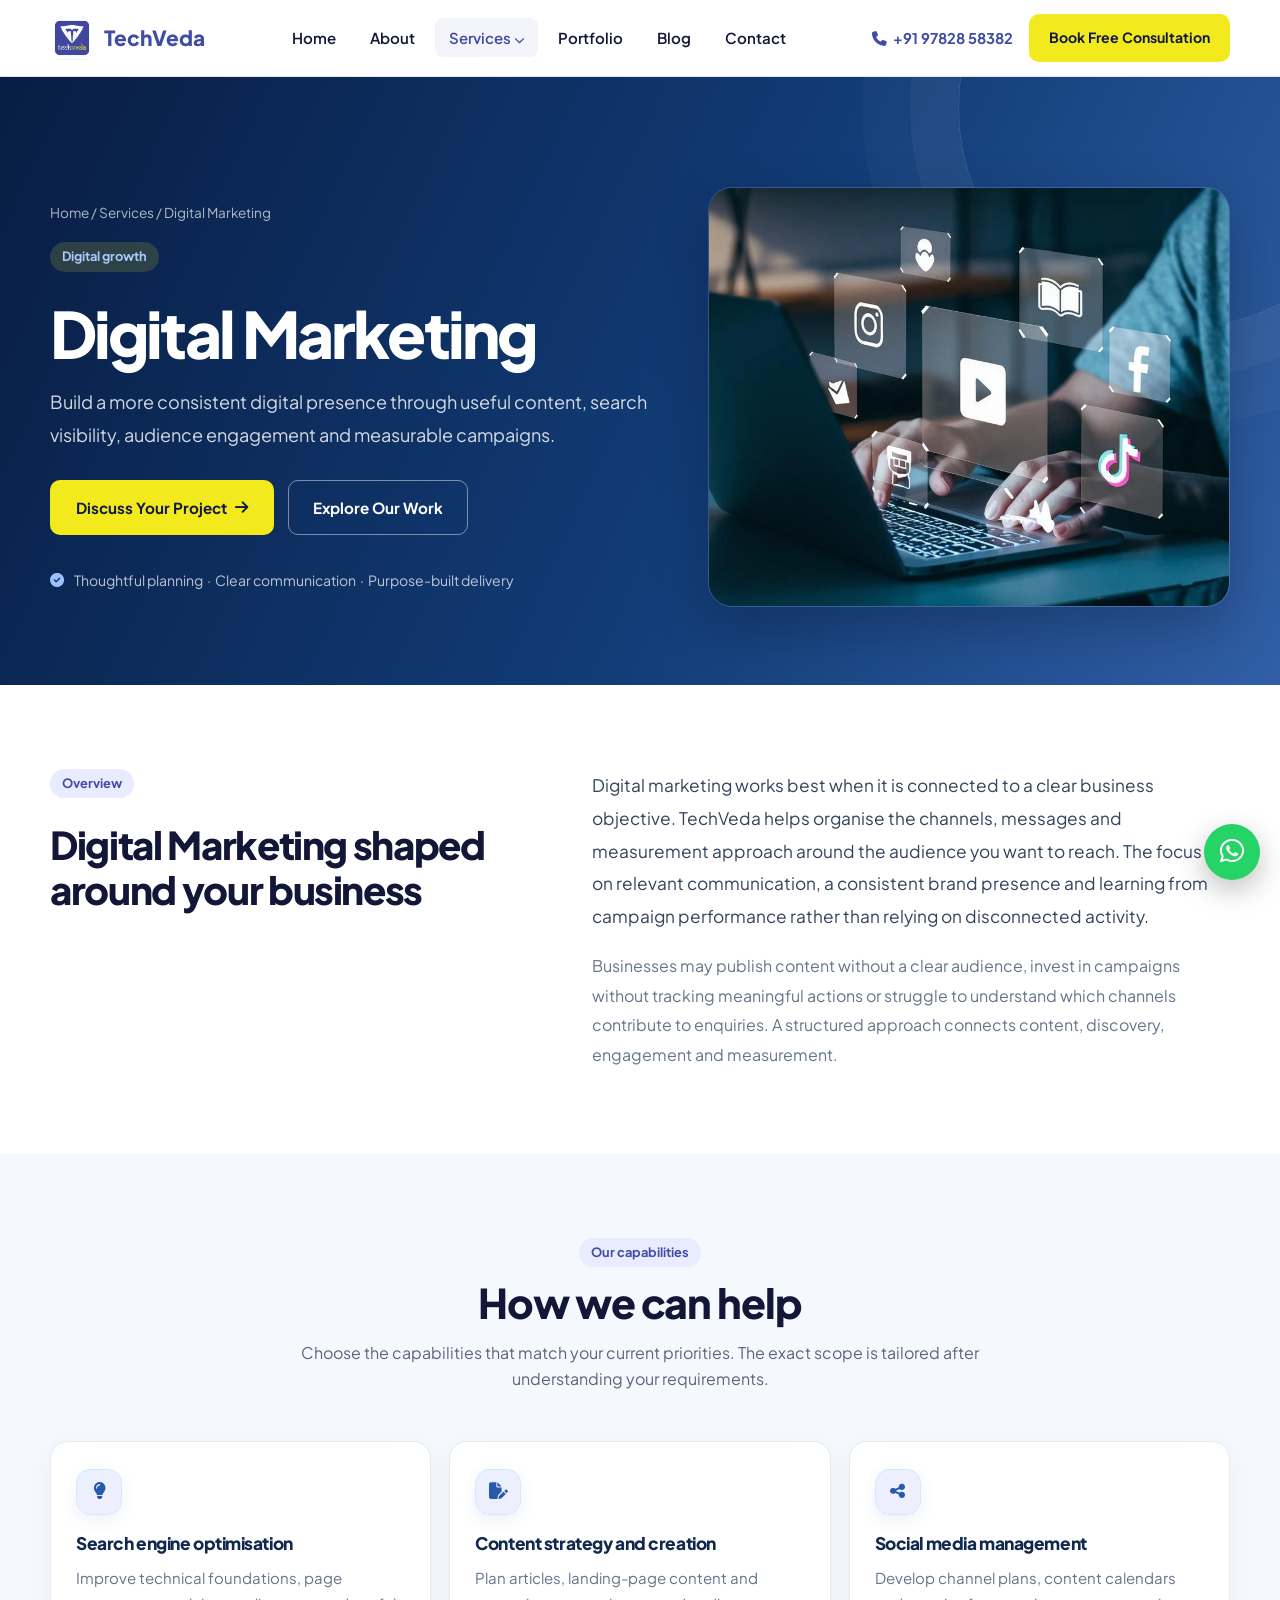
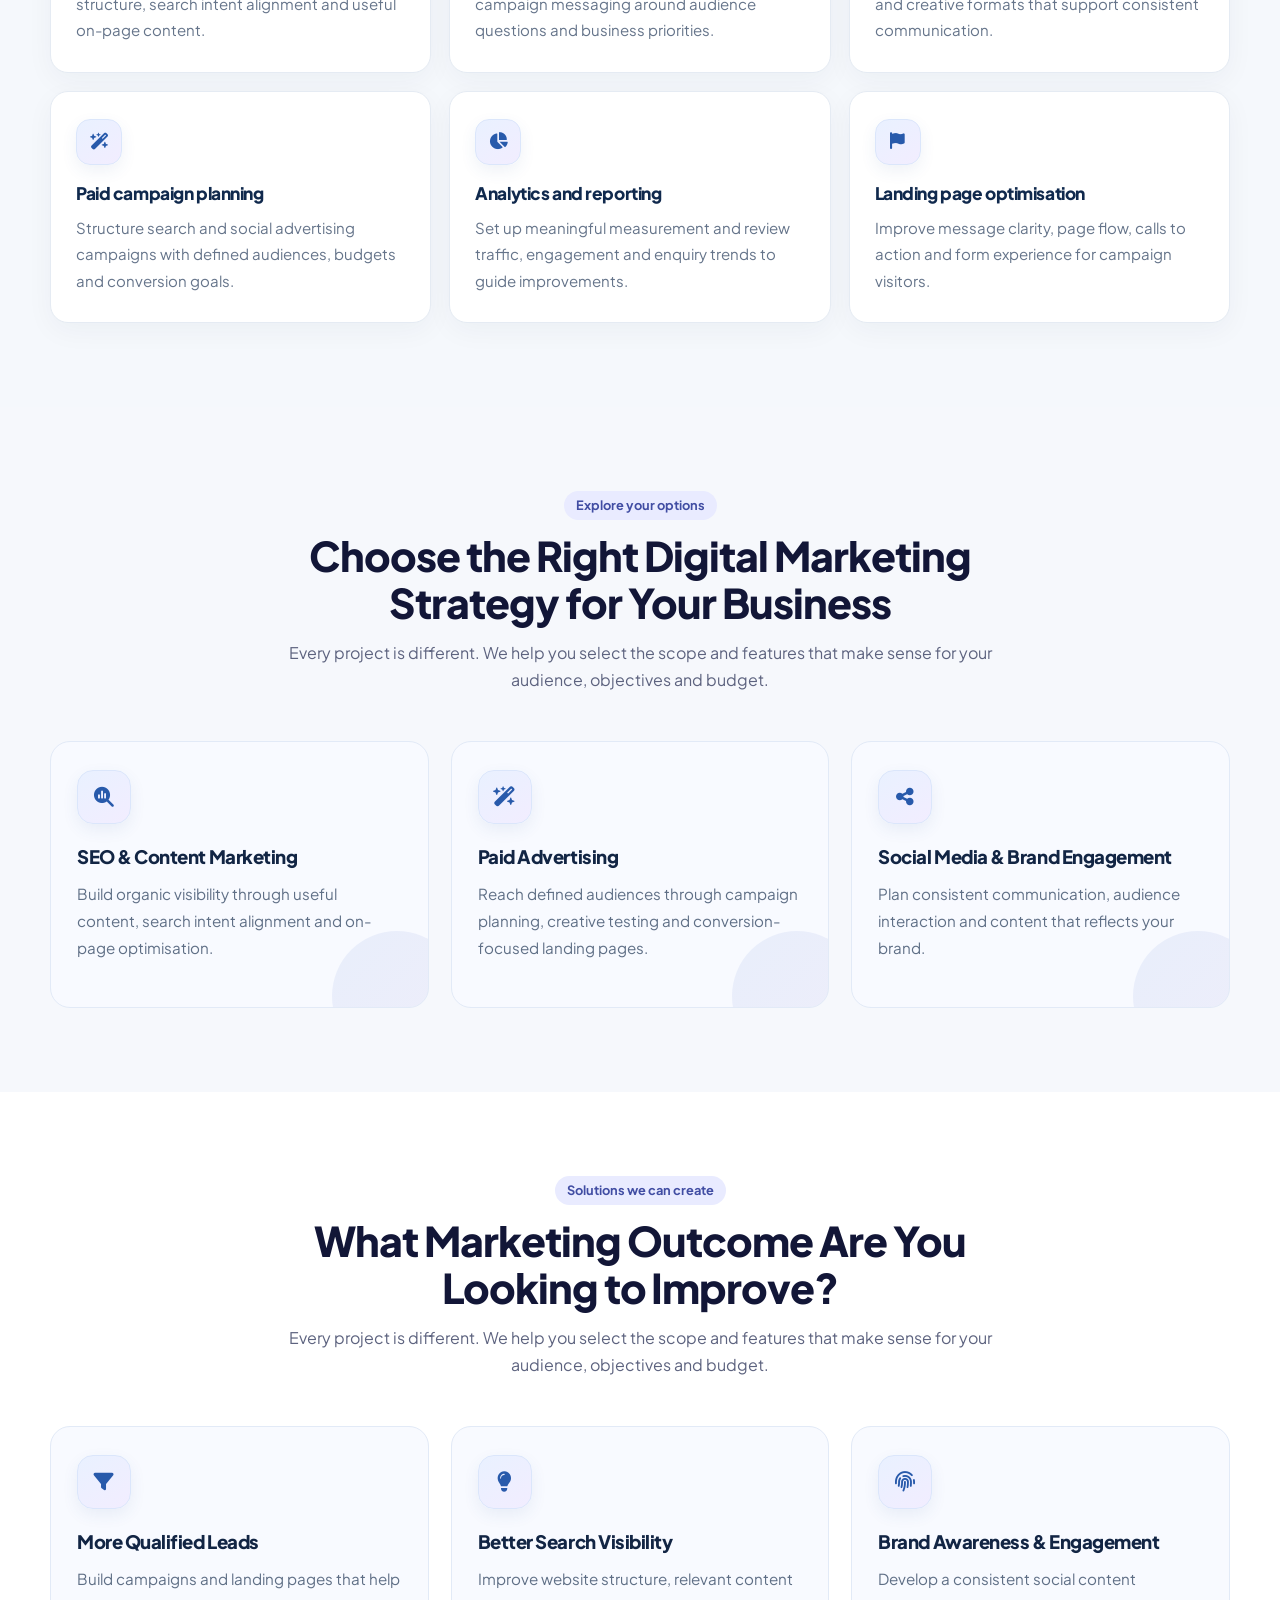
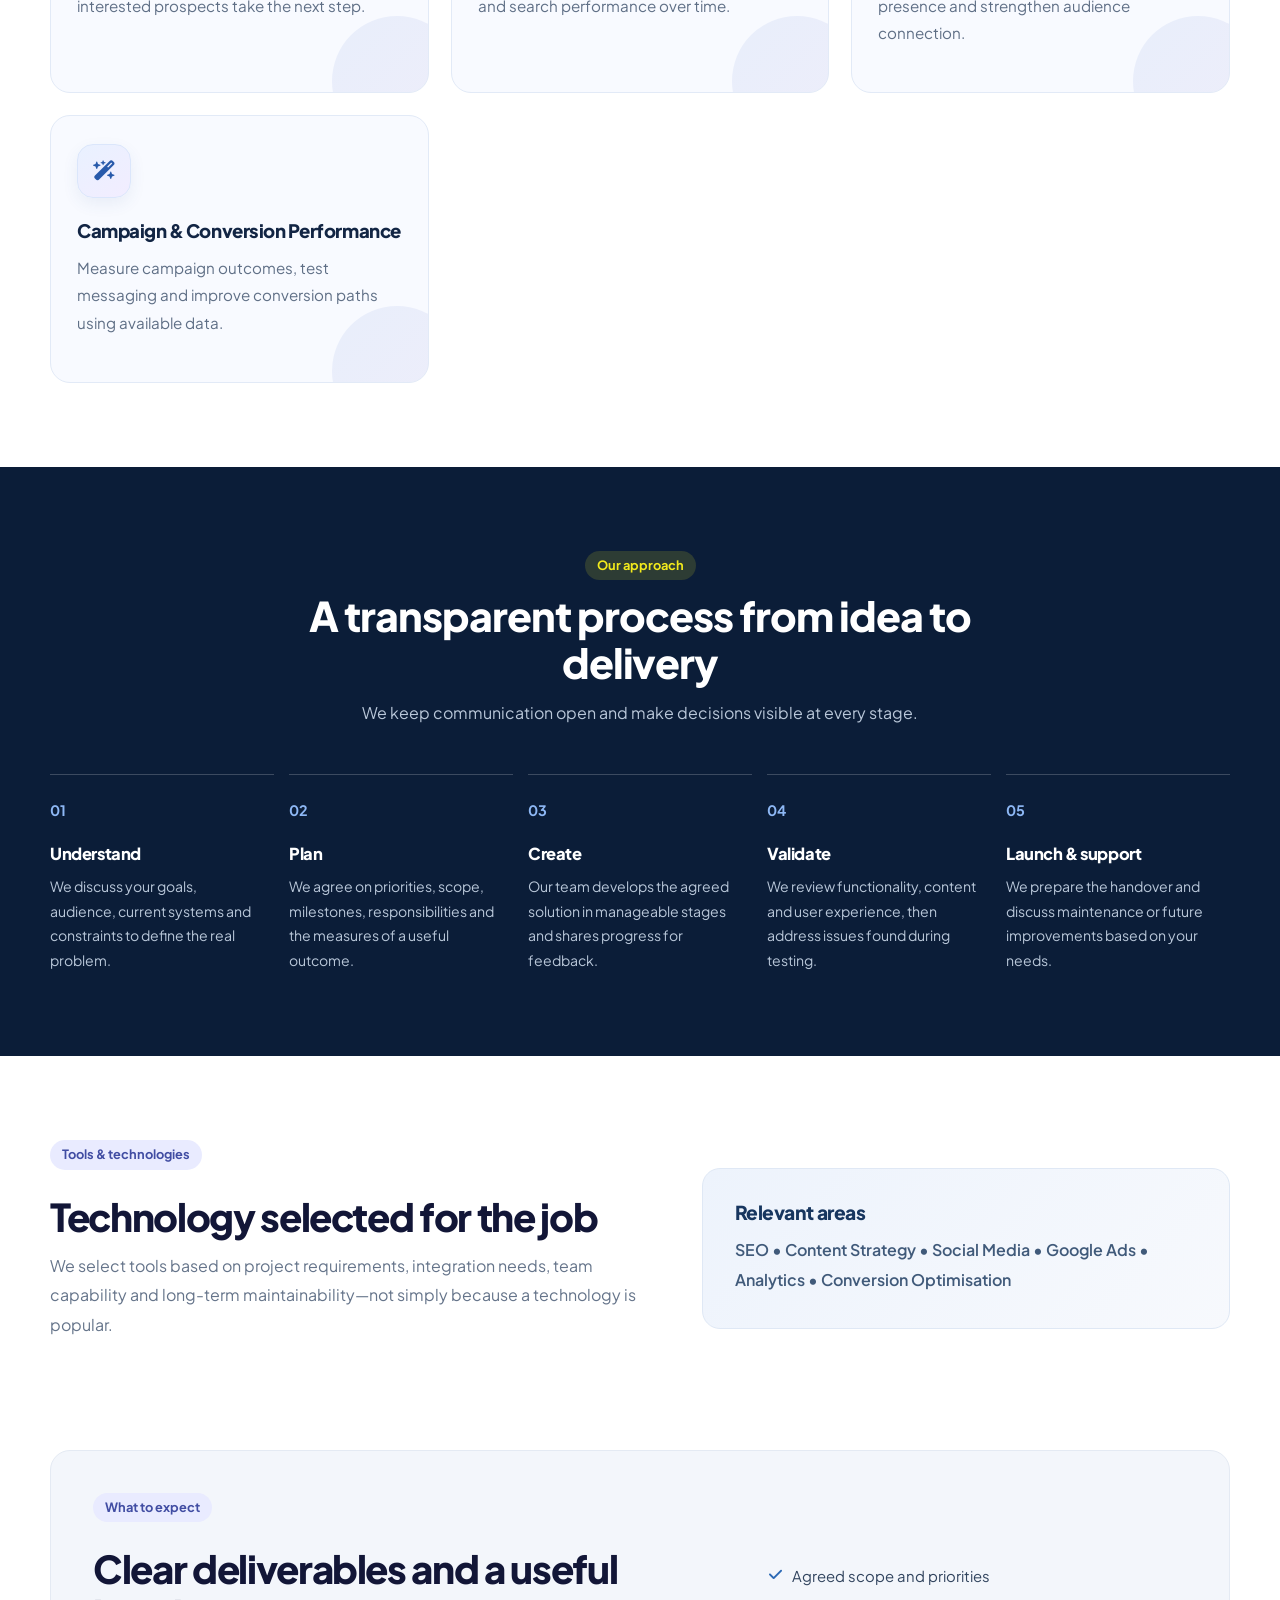
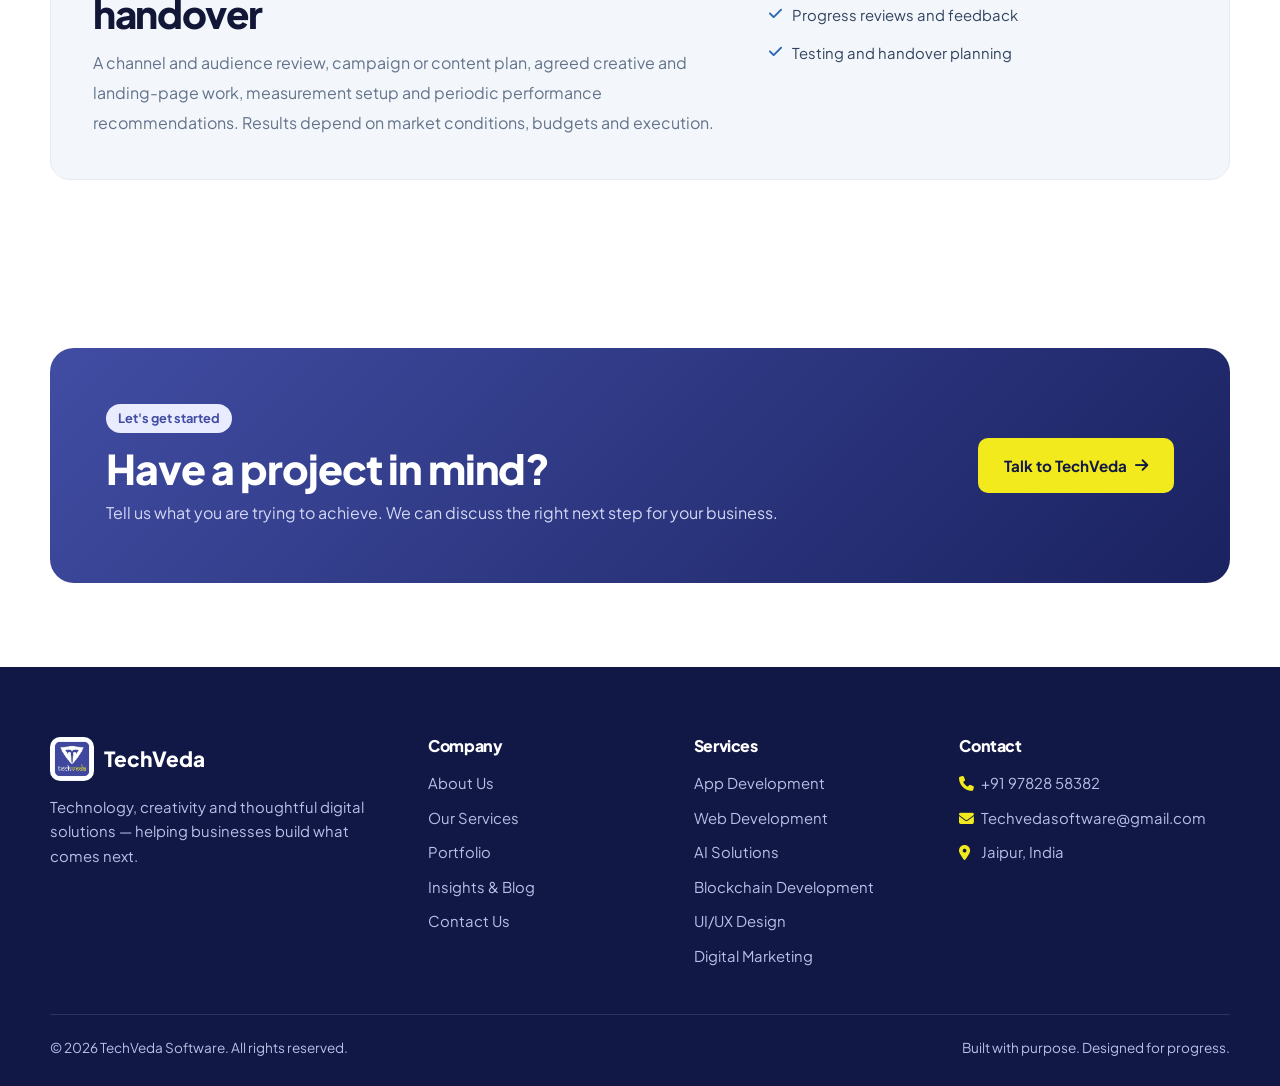
<file: service/digital-marketing.html>
<!doctype html>
<html lang="en">
  <head>
    <meta charset="utf-8" />
    <meta name="viewport" content="width=device-width,initial-scale=1" />
    <title>Digital Marketing | TechVeda</title>
    <meta
      name="description"
      content="Digital strategies for search visibility, audience engagement and sustainable growth."
    />
    <link rel="icon" href="../images/techveda-logo.jpeg" />
    <link rel="stylesheet" href="../css/style.css" />
  </head>
  <body>
    <header class="site-header">
      <div class="container nav-wrap">
        <a class="brand" href="../index.html"
          ><img src="../images/techveda-logo.jpeg" alt="TechVeda logo" /><span
            >TechVeda</span
          ></a
        >
        <nav class="nav-links" id="nav">
          <a href="../index.html">Home</a><a href="../about.html">About</a>
          <div class="nav-drop">
            <a href="../service.html" class="active"
              >Services
              <i class="fa-solid fa-chevron-down" style="font-size: 0.65rem"></i
            ></a>
            <div class="drop-menu">
              <a href="../service/app-development.html"
                ><i class="fa-solid fa-mobile-screen"></i>App Development</a
              ><a href="../service/web-development.html"
                ><i class="fa-solid fa-globe"></i>Web Development</a
              ><a href="../service/ai-solutions.html"
                ><i class="fa-solid fa-brain"></i>AI Solutions</a
              ><a href="../service/blockchain-development.html"
                ><i class="fa-solid fa-link"></i>Blockchain Development</a
              ><a href="../service/ui-ux-design.html"
                ><i class="fa-solid fa-pen-ruler"></i>UI/UX Design</a
              ><a href="../service/digital-marketing.html"
                ><i class="fa-solid fa-chart-line"></i>Digital Marketing</a
              ><a href="../service/virtual-assistant.html"
                ><i class="fa-solid fa-headset"></i>Virtual Assistant</a
              ><a href="../service/creative-design.html"
                ><i class="fa-solid fa-palette"></i>Creative Design</a
              >
            </div>
          </div>
          <a href="../portfolio.html">Portfolio</a
          ><a href="../blog.html">Blog</a><a href="../contact.html">Contact</a>
        </nav>
        <div class="nav-cta">
          <a class="nav-phone" href="tel:+919782858382"
            ><i class="fa-solid fa-phone"></i>+91 97828 58382</a
          ><a class="btn primary sm" href="../contact.html"
            >Book Free Consultation</a
          >
          <button
            class="menu-toggle"
            aria-label="Toggle navigation"
            aria-expanded="false"
          >
            <i class="fa-solid fa-bars"></i>
          </button>
        </div>
      </div>
    </header>
    <main>
      <section class="page-hero service-detail-hero">
        <div class="container">
          <div class="crumbs"></div>
          <div class="service-hero-grid">
            <div class="service-hero-content">
              <div class="crumbs">
                <a href="../index.html">Home</a> /
                <a href="../service.html">Services</a> / Digital Marketing
              </div>
              <span class="tag">Digital growth</span>
              <h1>Digital Marketing</h1>
              <p class="service-lead">
                Build a more consistent digital presence through useful content,
                search visibility, audience engagement and measurable campaigns.
              </p>
              <div class="hero-actions">
                <a class="btn primary" href="../contact.html"
                  >Discuss Your Project
                  <i class="fa-solid fa-arrow-right"></i></a
                ><a class="btn outline-light" href="../portfolio.html"
                  >Explore Our Work</a
                >
              </div>
              <div class="service-hero-note">
                <i class="fa-solid fa-circle-check"></i
                ><span
                  >Thoughtful planning&nbsp; · &nbsp;Clear communication&nbsp; ·
                  &nbsp;Purpose-built delivery</span
                >
              </div>
            </div>
            <div class="service-hero-image">
              <img
                src="../images/Digital Marketing.webp"
                alt="TechVeda team planning and delivering digital marketing solutions"
              />
            </div>
          </div>
        </div>
      </section>

      <section class="section service-intro">
        <div class="container detail-intro-grid">
          <div>
            <span class="tag">Overview</span>
            <h2>Digital Marketing shaped around your business</h2>
          </div>
          <div>
            <p class="detail-intro-copy">
              Digital marketing works best when it is connected to a clear
              business objective. TechVeda helps organise the channels, messages
              and measurement approach around the audience you want to reach.
              The focus is on relevant communication, a consistent brand
              presence and learning from campaign performance rather than
              relying on disconnected activity.
            </p>
            <p class="detail-muted">
              Businesses may publish content without a clear audience, invest in
              campaigns without tracking meaningful actions or struggle to
              understand which channels contribute to enquiries. A structured
              approach connects content, discovery, engagement and measurement.
            </p>
          </div>
        </div>
      </section>

      <section class="section detail-solutions">
        <div class="container">
          <div class="section-head">
            <span class="tag">Our capabilities</span>
            <h2>How we can help</h2>
            <p>
              Choose the capabilities that match your current priorities. The
              exact scope is tailored after understanding your requirements.
            </p>
          </div>
          <div class="detail-card-grid">
            <article class="detail-card">
              <span class="service-feature-icon" aria-hidden="true"
                ><i class="fa-solid fa-lightbulb"></i
              ></span>
              <h3>Search engine optimisation</h3>
              <p>
                Improve technical foundations, page structure, search intent
                alignment and useful on-page content.
              </p>
            </article>
            <article class="detail-card">
              <span class="service-feature-icon" aria-hidden="true"
                ><i class="fa-solid fa-file-pen"></i
              ></span>
              <h3>Content strategy and creation</h3>
              <p>
                Plan articles, landing-page content and campaign messaging
                around audience questions and business priorities.
              </p>
            </article>
            <article class="detail-card">
              <span class="service-feature-icon" aria-hidden="true"
                ><i class="fa-solid fa-share-nodes"></i
              ></span>
              <h3>Social media management</h3>
              <p>
                Develop channel plans, content calendars and creative formats
                that support consistent communication.
              </p>
            </article>
            <article class="detail-card">
              <span class="service-feature-icon" aria-hidden="true"
                ><i class="fa-solid fa-wand-magic-sparkles"></i
              ></span>
              <h3>Paid campaign planning</h3>
              <p>
                Structure search and social advertising campaigns with defined
                audiences, budgets and conversion goals.
              </p>
            </article>
            <article class="detail-card">
              <span class="service-feature-icon" aria-hidden="true"
                ><i class="fa-solid fa-chart-pie"></i
              ></span>
              <h3>Analytics and reporting</h3>
              <p>
                Set up meaningful measurement and review traffic, engagement and
                enquiry trends to guide improvements.
              </p>
            </article>
            <article class="detail-card">
              <span class="service-feature-icon" aria-hidden="true"
                ><i class="fa-solid fa-flag"></i
              ></span>
              <h3>Landing page optimisation</h3>
              <p>
                Improve message clarity, page flow, calls to action and form
                experience for campaign visitors.
              </p>
            </article>
          </div>
        </div>
      </section>

      <section class="section service-choice-section">
        <div class="container">
          <div class="section-head">
            <span class="tag">Explore your options</span>
            <h2>
              Choose the Right Digital Marketing Strategy for Your Business
            </h2>
            <p>
              Every project is different. We help you select the scope and
              features that make sense for your audience, objectives and budget.
            </p>
          </div>
          <div class="choice-card-grid">
            <article class="choice-card">
              <span class="choice-icon" aria-hidden="true"
                ><i class="fa-solid fa-magnifying-glass-chart"></i
              ></span>
              <h3>SEO & Content Marketing</h3>
              <p>
                Build organic visibility through useful content, search intent
                alignment and on-page optimisation.
              </p>
            </article>
            <article class="choice-card">
              <span class="choice-icon" aria-hidden="true"
                ><i class="fa-solid fa-wand-magic-sparkles"></i
              ></span>
              <h3>Paid Advertising</h3>
              <p>
                Reach defined audiences through campaign planning, creative
                testing and conversion-focused landing pages.
              </p>
            </article>
            <article class="choice-card">
              <span class="choice-icon" aria-hidden="true"
                ><i class="fa-solid fa-share-nodes"></i
              ></span>
              <h3>Social Media & Brand Engagement</h3>
              <p>
                Plan consistent communication, audience interaction and content
                that reflects your brand.
              </p>
            </article>
          </div>
        </div>
      </section>
      <section class="section service-choice-section">
        <div class="container">
          <div class="section-head">
            <span class="tag">Solutions we can create</span>
            <h2>What Marketing Outcome Are You Looking to Improve?</h2>
            <p>
              Every project is different. We help you select the scope and
              features that make sense for your audience, objectives and budget.
            </p>
          </div>
          <div class="choice-card-grid">
            <article class="choice-card">
              <span class="choice-icon" aria-hidden="true"
                ><i class="fa-solid fa-filter"></i
              ></span>
              <h3>More Qualified Leads</h3>
              <p>
                Build campaigns and landing pages that help interested prospects
                take the next step.
              </p>
            </article>
            <article class="choice-card">
              <span class="choice-icon" aria-hidden="true"
                ><i class="fa-solid fa-lightbulb"></i
              ></span>
              <h3>Better Search Visibility</h3>
              <p>
                Improve website structure, relevant content and search
                performance over time.
              </p>
            </article>
            <article class="choice-card">
              <span class="choice-icon" aria-hidden="true"
                ><i class="fa-solid fa-fingerprint"></i
              ></span>
              <h3>Brand Awareness & Engagement</h3>
              <p>
                Develop a consistent social content presence and strengthen
                audience connection.
              </p>
            </article>
            <article class="choice-card">
              <span class="choice-icon" aria-hidden="true"
                ><i class="fa-solid fa-wand-magic-sparkles"></i
              ></span>
              <h3>Campaign & Conversion Performance</h3>
              <p>
                Measure campaign outcomes, test messaging and improve conversion
                paths using available data.
              </p>
            </article>
          </div>
        </div>
      </section>
      <section class="section dark detail-process">
        <div class="container">
          <div class="section-head">
            <span class="tag">Our approach</span>
            <h2>A transparent process from idea to delivery</h2>
            <p>
              We keep communication open and make decisions visible at every
              stage.
            </p>
          </div>
          <div class="detail-steps-grid">
            <article class="detail-step">
              <b>01</b>
              <h3>Understand</h3>
              <p>
                We discuss your goals, audience, current systems and constraints
                to define the real problem.
              </p>
            </article>
            <article class="detail-step">
              <b>02</b>
              <h3>Plan</h3>
              <p>
                We agree on priorities, scope, milestones, responsibilities and
                the measures of a useful outcome.
              </p>
            </article>
            <article class="detail-step">
              <b>03</b>
              <h3>Create</h3>
              <p>
                Our team develops the agreed solution in manageable stages and
                shares progress for feedback.
              </p>
            </article>
            <article class="detail-step">
              <b>04</b>
              <h3>Validate</h3>
              <p>
                We review functionality, content and user experience, then
                address issues found during testing.
              </p>
            </article>
            <article class="detail-step">
              <b>05</b>
              <h3>Launch & support</h3>
              <p>
                We prepare the handover and discuss maintenance or future
                improvements based on your needs.
              </p>
            </article>
          </div>
        </div>
      </section>

      <section class="section">
        <div class="container detail-tech-grid">
          <div>
            <span class="tag">Tools & technologies</span>
            <h2>Technology selected for the job</h2>
            <p>
              We select tools based on project requirements, integration needs,
              team capability and long-term maintainability—not simply because a
              technology is popular.
            </p>
          </div>
          <div class="detail-tech-panel">
            <h3>Relevant areas</h3>
            <p>
              SEO • Content Strategy • Social Media • Google Ads • Analytics •
              Conversion Optimisation
            </p>
          </div>
        </div>
      </section>

      <section class="section detail-deliver">
        <div class="container">
          <div class="detail-deliver-box">
            <div>
              <span class="tag">What to expect</span>
              <h2>Clear deliverables and a useful handover</h2>
              <p>
                A channel and audience review, campaign or content plan, agreed
                creative and landing-page work, measurement setup and periodic
                performance recommendations. Results depend on market
                conditions, budgets and execution.
              </p>
            </div>
            <div class="deliver-checks">
              <span
                ><i class="fa-solid fa-check"></i> Agreed scope and
                priorities</span
              ><span
                ><i class="fa-solid fa-check"></i> Progress reviews and
                feedback</span
              ><span
                ><i class="fa-solid fa-check"></i> Testing and handover
                planning</span
              >
            </div>
          </div>
        </div>
      </section>

      <section class="section">
        <div class="container">
          <div class="cta-band">
            <div>
              <span class="tag">Let's get started</span>
              <h2>Have a project in mind?</h2>
              <p>
                Tell us what you are trying to achieve. We can discuss the right
                next step for your business.
              </p>
            </div>
            <a class="btn primary" href="../contact.html"
              >Talk to TechVeda <i class="fa-solid fa-arrow-right"></i
            ></a>
          </div>
        </div>
      </section>
    </main>
    <footer class="footer">
      <div class="container">
        <div class="footer-grid">
          <div>
            <div class="footer-brand">
              <img src="../images/techveda-logo.jpeg" alt="" />TechVeda
            </div>
            <p>
              Technology, creativity and thoughtful digital solutions — helping
              businesses build what comes next.
            </p>
          </div>
          <div>
            <h4>Company</h4>
            <div class="footer-links">
              <a href="../about.html">About Us</a
              ><a href="../service.html">Our Services</a
              ><a href="../portfolio.html">Portfolio</a
              ><a href="../blog.html">Insights &amp; Blog</a
              ><a href="../contact.html">Contact Us</a>
            </div>
          </div>
          <div>
            <h4>Services</h4>
            <div class="footer-links">
              <a href="../service/app-development.html">App Development</a
              ><a href="../service/web-development.html">Web Development</a
              ><a href="../service/ai-solutions.html">AI Solutions</a
              ><a href="../service/blockchain-development.html"
                >Blockchain Development</a
              ><a href="../service/ui-ux-design.html">UI/UX Design</a
              ><a href="../service/digital-marketing.html">Digital Marketing</a>
            </div>
          </div>
          <div>
            <h4>Contact</h4>
            <div class="footer-links">
              <a href="tel:+919782858382"
                ><i class="fa-solid fa-phone"></i>+91 97828 58382</a
              ><a href="mailto:Techvedasoftware@gmail.com"
                ><i class="fa-solid fa-envelope"></i>Techvedasoftware@gmail.com</a
              ><span
                ><i class="fa-solid fa-location-dot"></i>Jaipur, India</span
              >
            </div>
          </div>
        </div>
        <div class="footer-bottom">
          <span
            >© <span id="year"></span> TechVeda Software. All rights
            reserved.</span
          ><span>Built with purpose. Designed for progress.</span>
        </div>
      </div>
    </footer>
    <a
      class="wa"
      href="https://wa.me/916375777464"
      aria-label="Chat on WhatsApp"
      ><i class="fa-brands fa-whatsapp"></i
    ></a>
    <script src="../js/script.js"></script>
  </body>
</html>
</file>
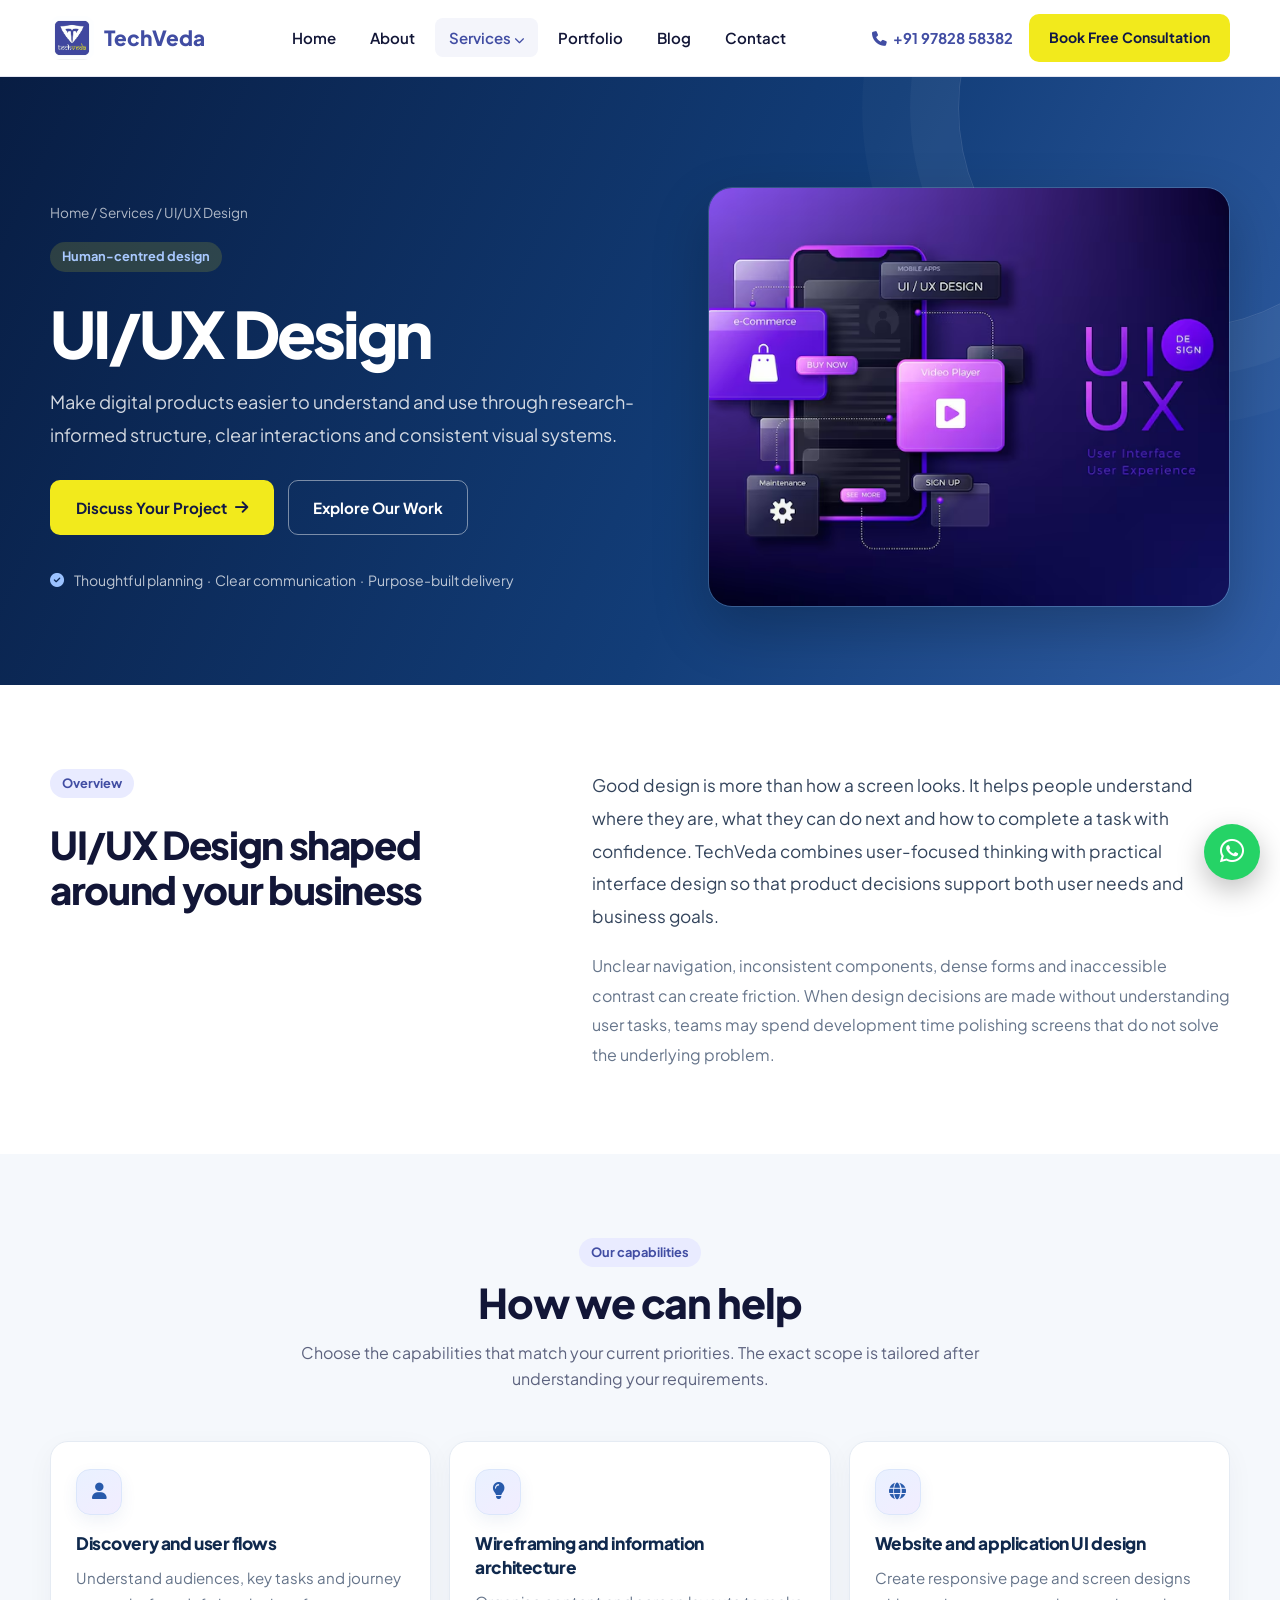
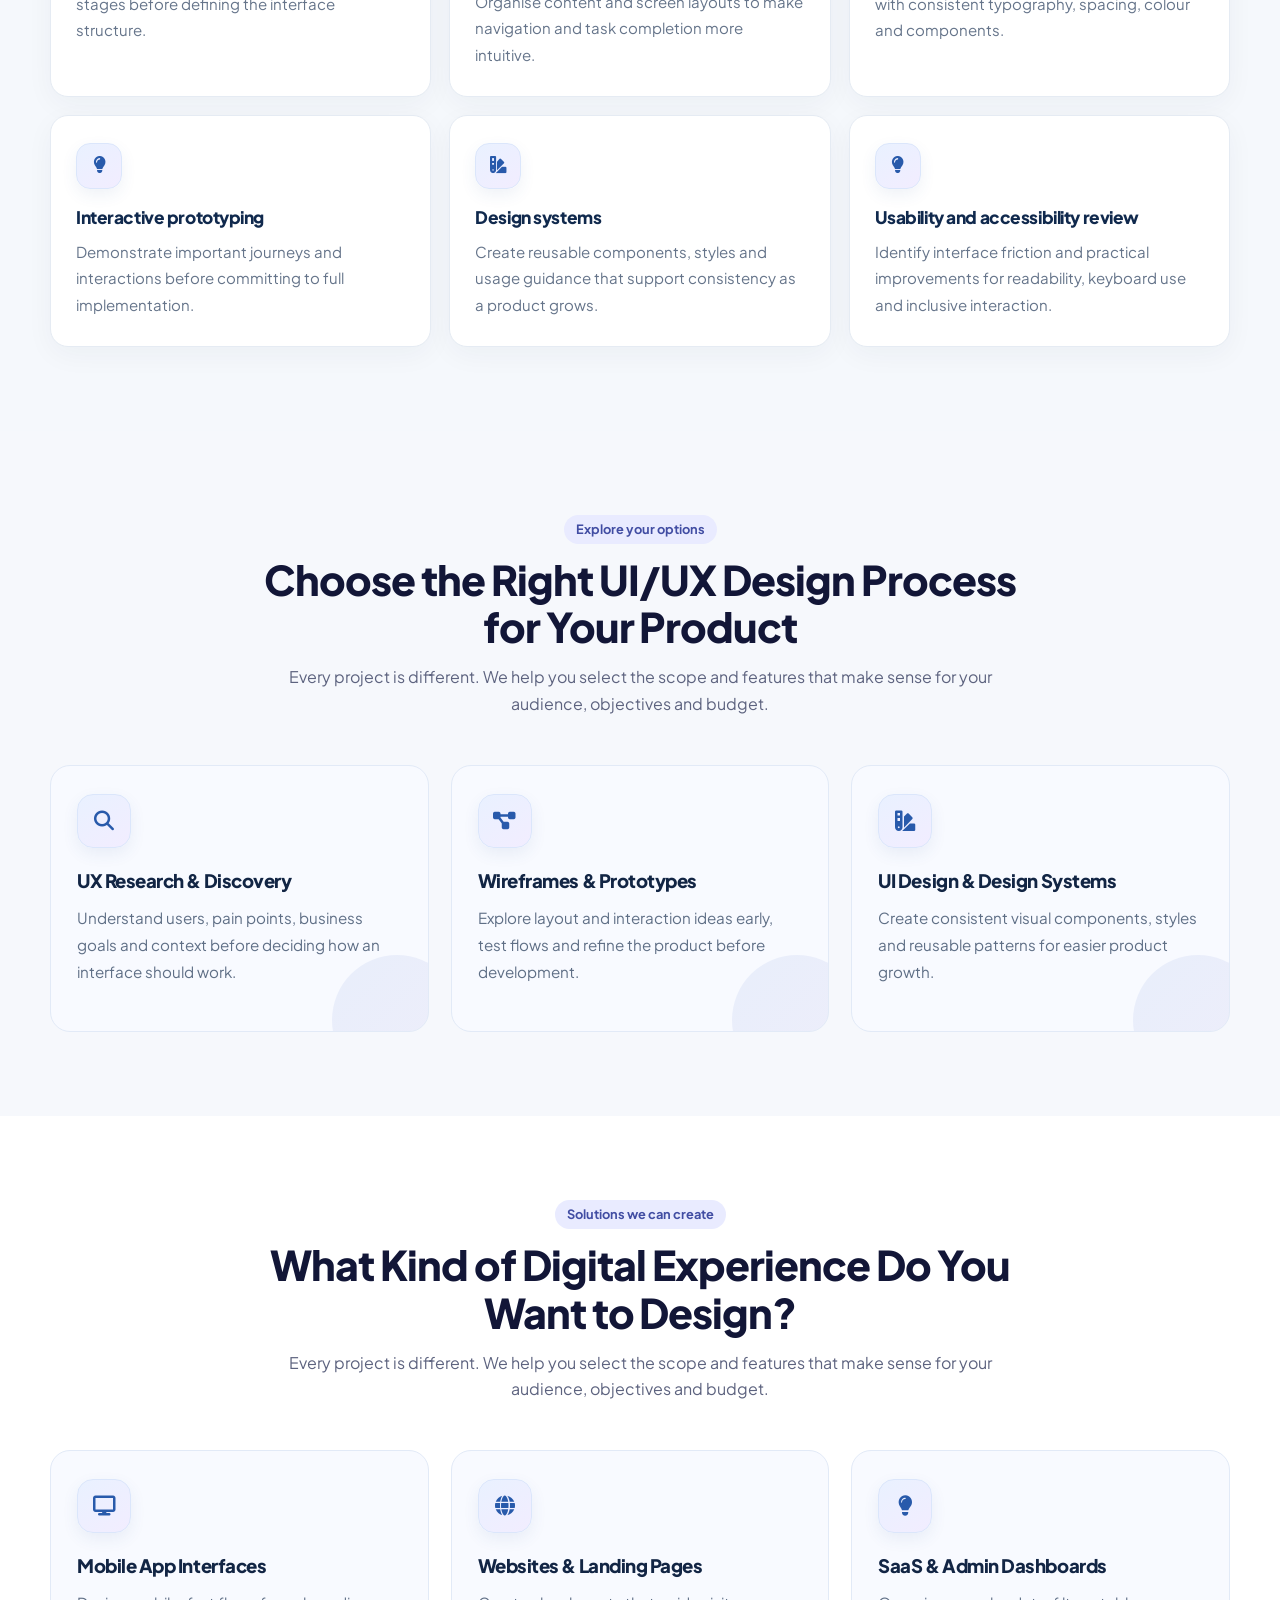
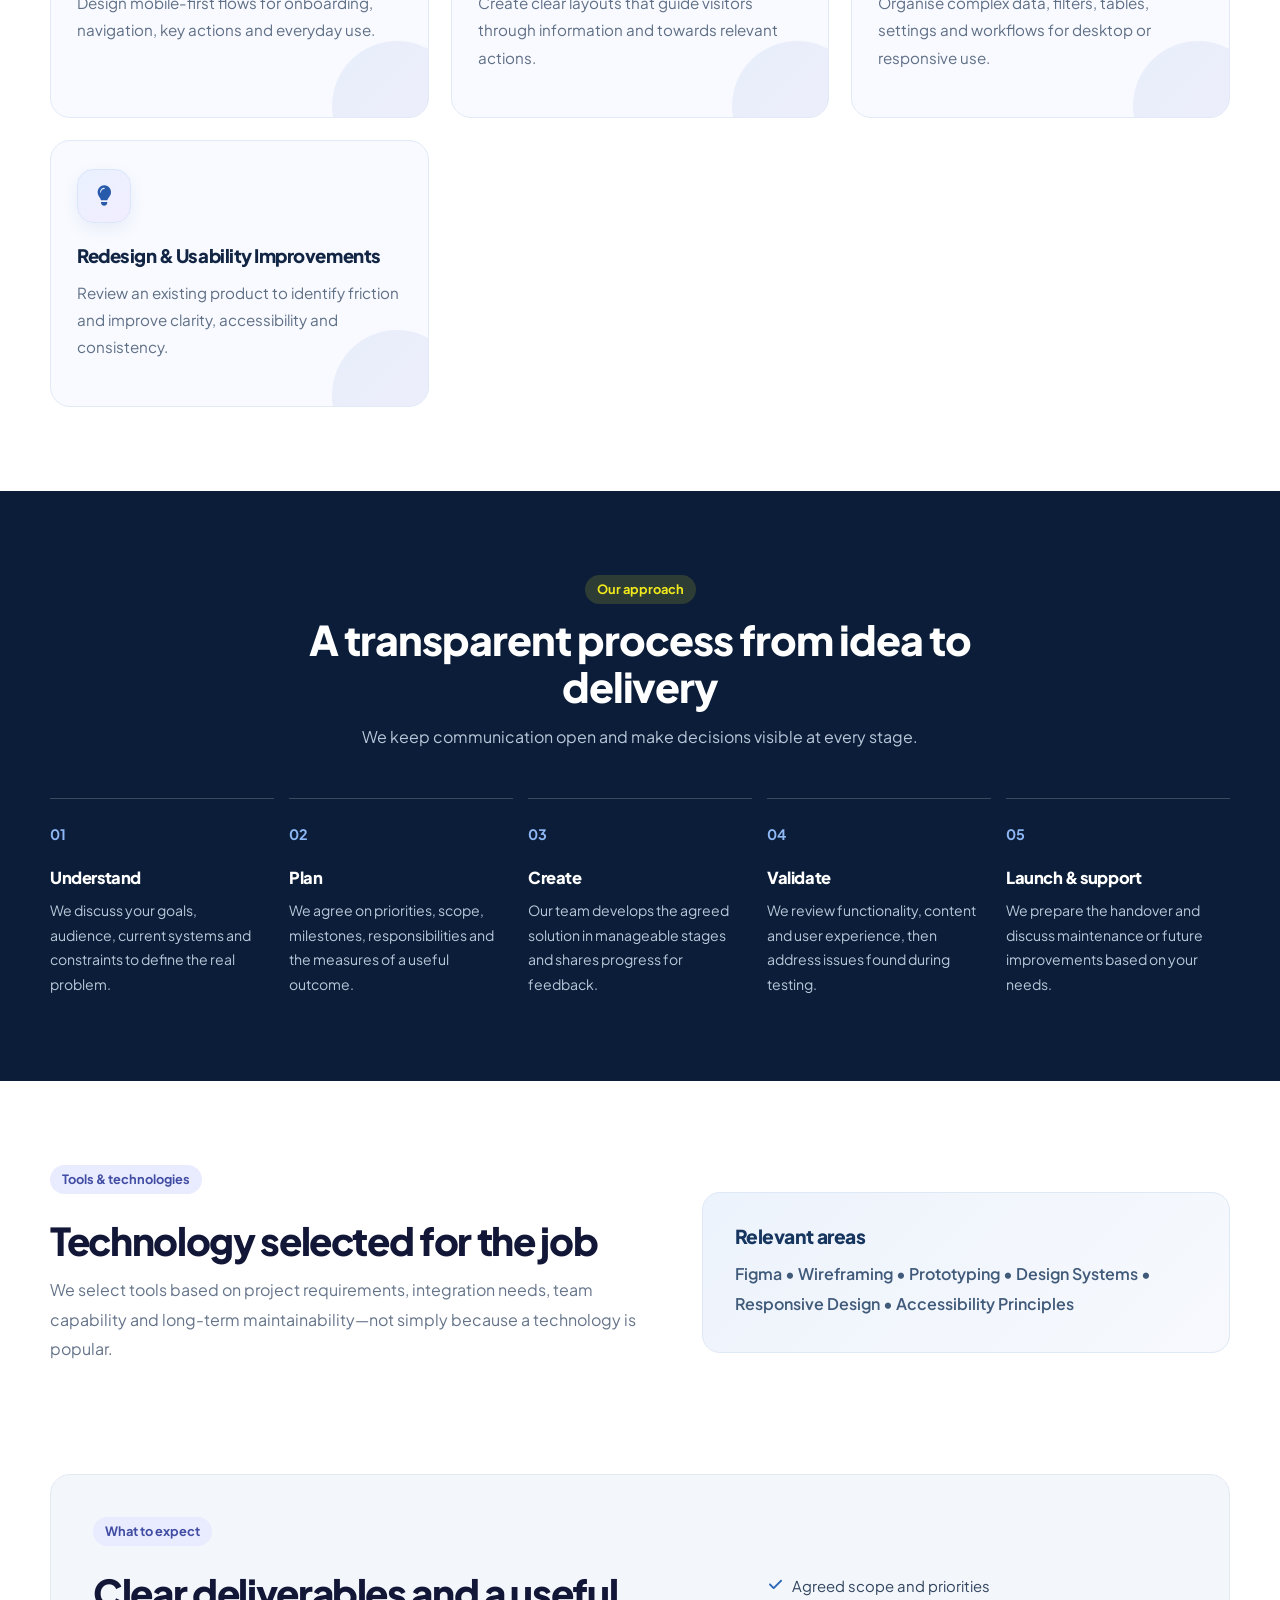
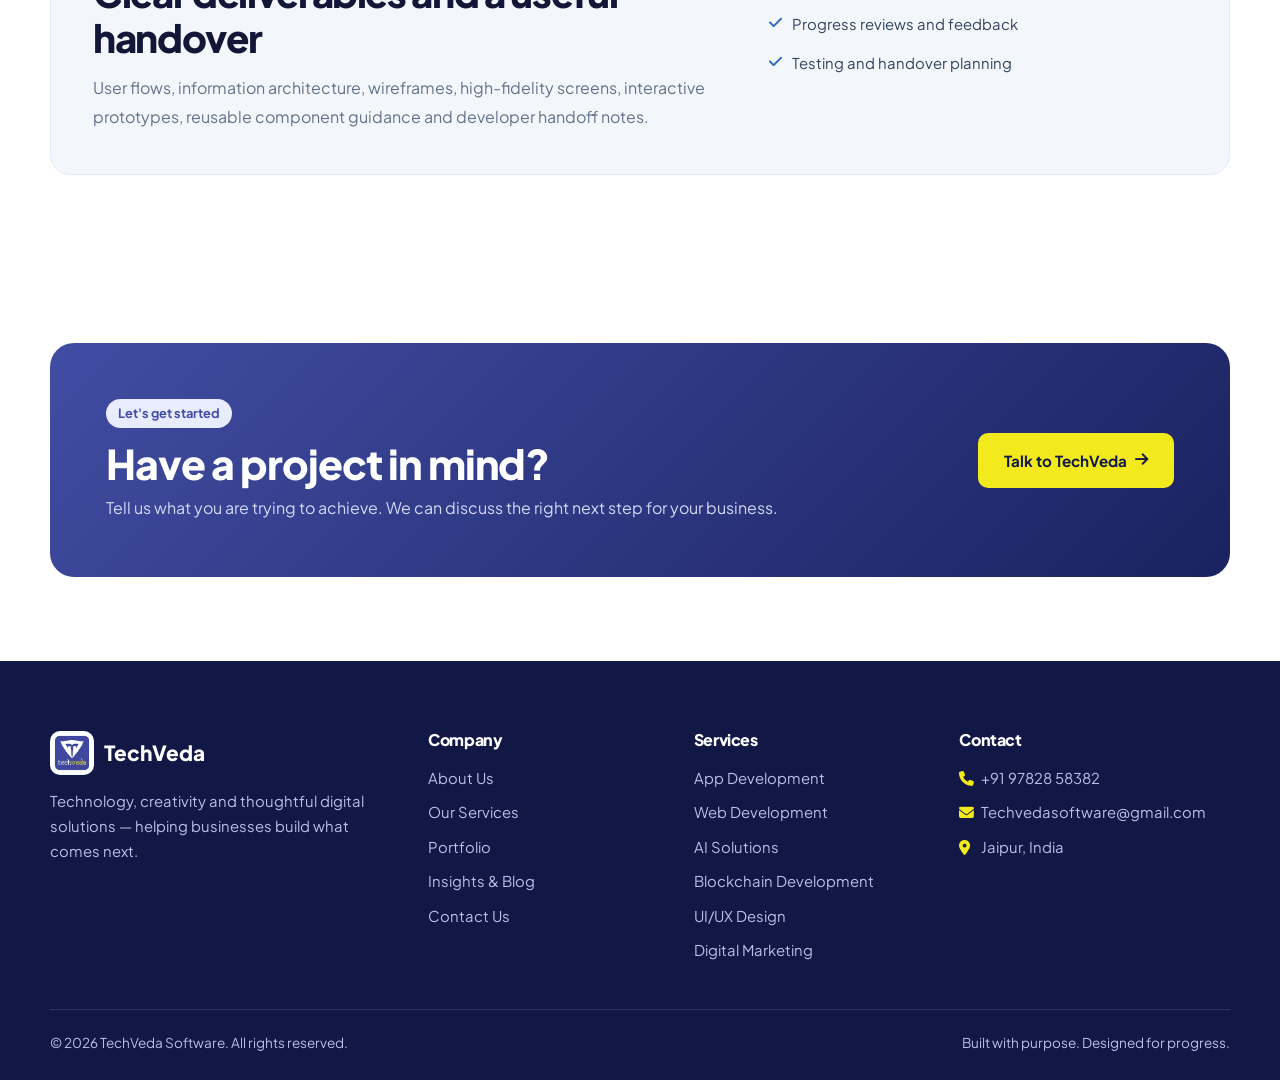
<file: service/ui-ux-design.html>
<!doctype html>
<html lang="en">
  <head>
    <meta charset="utf-8" />
    <meta name="viewport" content="width=device-width,initial-scale=1" />
    <title>UI/UX Design | TechVeda</title>
    <meta
      name="description"
      content="Research-led interfaces, wireframes and prototypes that make digital products intuitive."
    />
    <link rel="icon" href="../images/techveda-logo.jpeg" />
    <link rel="stylesheet" href="../css/style.css" />
  </head>
  <body>
    <header class="site-header">
      <div class="container nav-wrap">
        <a class="brand" href="../index.html"
          ><img src="../images/techveda-logo.jpeg" alt="TechVeda logo" /><span
            >TechVeda</span
          ></a
        >
        <nav class="nav-links" id="nav">
          <a href="../index.html">Home</a><a href="../about.html">About</a>
          <div class="nav-drop">
            <a href="../service.html" class="active"
              >Services
              <i class="fa-solid fa-chevron-down" style="font-size: 0.65rem"></i
            ></a>
            <div class="drop-menu">
              <a href="../service/app-development.html"
                ><i class="fa-solid fa-mobile-screen"></i>App Development</a
              ><a href="../service/web-development.html"
                ><i class="fa-solid fa-globe"></i>Web Development</a
              ><a href="../service/ai-solutions.html"
                ><i class="fa-solid fa-brain"></i>AI Solutions</a
              ><a href="../service/blockchain-development.html"
                ><i class="fa-solid fa-link"></i>Blockchain Development</a
              ><a href="../service/ui-ux-design.html"
                ><i class="fa-solid fa-pen-ruler"></i>UI/UX Design</a
              ><a href="../service/digital-marketing.html"
                ><i class="fa-solid fa-chart-line"></i>Digital Marketing</a
              ><a href="../service/virtual-assistant.html"
                ><i class="fa-solid fa-headset"></i>Virtual Assistant</a
              ><a href="../service/creative-design.html"
                ><i class="fa-solid fa-palette"></i>Creative Design</a
              >
            </div>
          </div>
          <a href="../portfolio.html">Portfolio</a
          ><a href="../blog.html">Blog</a><a href="../contact.html">Contact</a>
        </nav>
        <div class="nav-cta">
          <a class="nav-phone" href="tel:+919782858382"
            ><i class="fa-solid fa-phone"></i>+91 97828 58382</a
          ><a class="btn primary sm" href="../contact.html"
            >Book Free Consultation</a
          >
          <button
            class="menu-toggle"
            aria-label="Toggle navigation"
            aria-expanded="false"
          >
            <i class="fa-solid fa-bars"></i>
          </button>
        </div>
      </div>
    </header>
    <main>
      <section class="page-hero service-detail-hero">
        <div class="container">
          <div class="crumbs"></div>
          <div class="service-hero-grid">
            <div class="service-hero-content">
              <div class="crumbs">
                <a href="../index.html">Home</a> /
                <a href="../service.html">Services</a> / UI/UX Design
              </div>
              <span class="tag">Human-centred design</span>
              <h1>UI/UX Design</h1>
              <p class="service-lead">
                Make digital products easier to understand and use through
                research-informed structure, clear interactions and consistent
                visual systems.
              </p>
              <div class="hero-actions">
                <a class="btn primary" href="../contact.html"
                  >Discuss Your Project
                  <i class="fa-solid fa-arrow-right"></i></a
                ><a class="btn outline-light" href="../portfolio.html"
                  >Explore Our Work</a
                >
              </div>
              <div class="service-hero-note">
                <i class="fa-solid fa-circle-check"></i
                ><span
                  >Thoughtful planning&nbsp; · &nbsp;Clear communication&nbsp; ·
                  &nbsp;Purpose-built delivery</span
                >
              </div>
            </div>
            <div class="service-hero-image">
              <img
                src="../images/UIUX Design.avif"
                alt="TechVeda team planning and delivering ui ux design solutions"
              />
            </div>
          </div>
        </div>
      </section>

      <section class="section service-intro">
        <div class="container detail-intro-grid">
          <div>
            <span class="tag">Overview</span>
            <h2>UI/UX Design shaped around your business</h2>
          </div>
          <div>
            <p class="detail-intro-copy">
              Good design is more than how a screen looks. It helps people
              understand where they are, what they can do next and how to
              complete a task with confidence. TechVeda combines user-focused
              thinking with practical interface design so that product decisions
              support both user needs and business goals.
            </p>
            <p class="detail-muted">
              Unclear navigation, inconsistent components, dense forms and
              inaccessible contrast can create friction. When design decisions
              are made without understanding user tasks, teams may spend
              development time polishing screens that do not solve the
              underlying problem.
            </p>
          </div>
        </div>
      </section>

      <section class="section detail-solutions">
        <div class="container">
          <div class="section-head">
            <span class="tag">Our capabilities</span>
            <h2>How we can help</h2>
            <p>
              Choose the capabilities that match your current priorities. The
              exact scope is tailored after understanding your requirements.
            </p>
          </div>
          <div class="detail-card-grid">
            <article class="detail-card">
              <span class="service-feature-icon" aria-hidden="true"
                ><i class="fa-solid fa-user"></i
              ></span>
              <h3>Discovery and user flows</h3>
              <p>
                Understand audiences, key tasks and journey stages before
                defining the interface structure.
              </p>
            </article>
            <article class="detail-card">
              <span class="service-feature-icon" aria-hidden="true"
                ><i class="fa-solid fa-lightbulb"></i
              ></span>
              <h3>Wireframing and information architecture</h3>
              <p>
                Organise content and screen layouts to make navigation and task
                completion more intuitive.
              </p>
            </article>
            <article class="detail-card">
              <span class="service-feature-icon" aria-hidden="true"
                ><i class="fa-solid fa-globe"></i
              ></span>
              <h3>Website and application UI design</h3>
              <p>
                Create responsive page and screen designs with consistent
                typography, spacing, colour and components.
              </p>
            </article>
            <article class="detail-card">
              <span class="service-feature-icon" aria-hidden="true"
                ><i class="fa-solid fa-lightbulb"></i
              ></span>
              <h3>Interactive prototyping</h3>
              <p>
                Demonstrate important journeys and interactions before
                committing to full implementation.
              </p>
            </article>
            <article class="detail-card">
              <span class="service-feature-icon" aria-hidden="true"
                ><i class="fa-solid fa-swatchbook"></i
              ></span>
              <h3>Design systems</h3>
              <p>
                Create reusable components, styles and usage guidance that
                support consistency as a product grows.
              </p>
            </article>
            <article class="detail-card">
              <span class="service-feature-icon" aria-hidden="true"
                ><i class="fa-solid fa-lightbulb"></i
              ></span>
              <h3>Usability and accessibility review</h3>
              <p>
                Identify interface friction and practical improvements for
                readability, keyboard use and inclusive interaction.
              </p>
            </article>
          </div>
        </div>
      </section>

      <section class="section service-choice-section">
        <div class="container">
          <div class="section-head">
            <span class="tag">Explore your options</span>
            <h2>Choose the Right UI/UX Design Process for Your Product</h2>
            <p>
              Every project is different. We help you select the scope and
              features that make sense for your audience, objectives and budget.
            </p>
          </div>
          <div class="choice-card-grid">
            <article class="choice-card">
              <span class="choice-icon" aria-hidden="true"
                ><i class="fa-solid fa-magnifying-glass"></i
              ></span>
              <h3>UX Research & Discovery</h3>
              <p>
                Understand users, pain points, business goals and context before
                deciding how an interface should work.
              </p>
            </article>
            <article class="choice-card">
              <span class="choice-icon" aria-hidden="true"
                ><i class="fa-solid fa-diagram-project"></i
              ></span>
              <h3>Wireframes & Prototypes</h3>
              <p>
                Explore layout and interaction ideas early, test flows and
                refine the product before development.
              </p>
            </article>
            <article class="choice-card">
              <span class="choice-icon" aria-hidden="true"
                ><i class="fa-solid fa-swatchbook"></i
              ></span>
              <h3>UI Design & Design Systems</h3>
              <p>
                Create consistent visual components, styles and reusable
                patterns for easier product growth.
              </p>
            </article>
          </div>
        </div>
      </section>
      <section class="section service-choice-section">
        <div class="container">
          <div class="section-head">
            <span class="tag">Solutions we can create</span>
            <h2>What Kind of Digital Experience Do You Want to Design?</h2>
            <p>
              Every project is different. We help you select the scope and
              features that make sense for your audience, objectives and budget.
            </p>
          </div>
          <div class="choice-card-grid">
            <article class="choice-card">
              <span class="choice-icon" aria-hidden="true"
                ><i class="fa-solid fa-display"></i
              ></span>
              <h3>Mobile App Interfaces</h3>
              <p>
                Design mobile-first flows for onboarding, navigation, key
                actions and everyday use.
              </p>
            </article>
            <article class="choice-card">
              <span class="choice-icon" aria-hidden="true"
                ><i class="fa-solid fa-globe"></i
              ></span>
              <h3>Websites & Landing Pages</h3>
              <p>
                Create clear layouts that guide visitors through information and
                towards relevant actions.
              </p>
            </article>
            <article class="choice-card">
              <span class="choice-icon" aria-hidden="true"
                ><i class="fa-solid fa-lightbulb"></i
              ></span>
              <h3>SaaS & Admin Dashboards</h3>
              <p>
                Organise complex data, filters, tables, settings and workflows
                for desktop or responsive use.
              </p>
            </article>
            <article class="choice-card">
              <span class="choice-icon" aria-hidden="true"
                ><i class="fa-solid fa-lightbulb"></i
              ></span>
              <h3>Redesign & Usability Improvements</h3>
              <p>
                Review an existing product to identify friction and improve
                clarity, accessibility and consistency.
              </p>
            </article>
          </div>
        </div>
      </section>
      <section class="section dark detail-process">
        <div class="container">
          <div class="section-head">
            <span class="tag">Our approach</span>
            <h2>A transparent process from idea to delivery</h2>
            <p>
              We keep communication open and make decisions visible at every
              stage.
            </p>
          </div>
          <div class="detail-steps-grid">
            <article class="detail-step">
              <b>01</b>
              <h3>Understand</h3>
              <p>
                We discuss your goals, audience, current systems and constraints
                to define the real problem.
              </p>
            </article>
            <article class="detail-step">
              <b>02</b>
              <h3>Plan</h3>
              <p>
                We agree on priorities, scope, milestones, responsibilities and
                the measures of a useful outcome.
              </p>
            </article>
            <article class="detail-step">
              <b>03</b>
              <h3>Create</h3>
              <p>
                Our team develops the agreed solution in manageable stages and
                shares progress for feedback.
              </p>
            </article>
            <article class="detail-step">
              <b>04</b>
              <h3>Validate</h3>
              <p>
                We review functionality, content and user experience, then
                address issues found during testing.
              </p>
            </article>
            <article class="detail-step">
              <b>05</b>
              <h3>Launch & support</h3>
              <p>
                We prepare the handover and discuss maintenance or future
                improvements based on your needs.
              </p>
            </article>
          </div>
        </div>
      </section>

      <section class="section">
        <div class="container detail-tech-grid">
          <div>
            <span class="tag">Tools & technologies</span>
            <h2>Technology selected for the job</h2>
            <p>
              We select tools based on project requirements, integration needs,
              team capability and long-term maintainability—not simply because a
              technology is popular.
            </p>
          </div>
          <div class="detail-tech-panel">
            <h3>Relevant areas</h3>
            <p>
              Figma • Wireframing • Prototyping • Design Systems • Responsive
              Design • Accessibility Principles
            </p>
          </div>
        </div>
      </section>

      <section class="section detail-deliver">
        <div class="container">
          <div class="detail-deliver-box">
            <div>
              <span class="tag">What to expect</span>
              <h2>Clear deliverables and a useful handover</h2>
              <p>
                User flows, information architecture, wireframes, high-fidelity
                screens, interactive prototypes, reusable component guidance and
                developer handoff notes.
              </p>
            </div>
            <div class="deliver-checks">
              <span
                ><i class="fa-solid fa-check"></i> Agreed scope and
                priorities</span
              ><span
                ><i class="fa-solid fa-check"></i> Progress reviews and
                feedback</span
              ><span
                ><i class="fa-solid fa-check"></i> Testing and handover
                planning</span
              >
            </div>
          </div>
        </div>
      </section>

      <section class="section">
        <div class="container">
          <div class="cta-band">
            <div>
              <span class="tag">Let's get started</span>
              <h2>Have a project in mind?</h2>
              <p>
                Tell us what you are trying to achieve. We can discuss the right
                next step for your business.
              </p>
            </div>
            <a class="btn primary" href="../contact.html"
              >Talk to TechVeda <i class="fa-solid fa-arrow-right"></i
            ></a>
          </div>
        </div>
      </section>
    </main>
    <footer class="footer">
      <div class="container">
        <div class="footer-grid">
          <div>
            <div class="footer-brand">
              <img src="../images/techveda-logo.jpeg" alt="" />TechVeda
            </div>
            <p>
              Technology, creativity and thoughtful digital solutions — helping
              businesses build what comes next.
            </p>
          </div>
          <div>
            <h4>Company</h4>
            <div class="footer-links">
              <a href="../about.html">About Us</a
              ><a href="../service.html">Our Services</a
              ><a href="../portfolio.html">Portfolio</a
              ><a href="../blog.html">Insights &amp; Blog</a
              ><a href="../contact.html">Contact Us</a>
            </div>
          </div>
          <div>
            <h4>Services</h4>
            <div class="footer-links">
              <a href="../service/app-development.html">App Development</a
              ><a href="../service/web-development.html">Web Development</a
              ><a href="../service/ai-solutions.html">AI Solutions</a
              ><a href="../service/blockchain-development.html"
                >Blockchain Development</a
              ><a href="../service/ui-ux-design.html">UI/UX Design</a
              ><a href="../service/digital-marketing.html">Digital Marketing</a>
            </div>
          </div>
          <div>
            <h4>Contact</h4>
            <div class="footer-links">
              <a href="tel:+919782858382"
                ><i class="fa-solid fa-phone"></i>+91 97828 58382</a
              ><a href="mailto:Techvedasoftware@gmail.com"
                ><i class="fa-solid fa-envelope"></i>Techvedasoftware@gmail.com</a
              ><span
                ><i class="fa-solid fa-location-dot"></i>Jaipur, India</span
              >
            </div>
          </div>
        </div>
        <div class="footer-bottom">
          <span
            >© <span id="year"></span> TechVeda Software. All rights
            reserved.</span
          ><span>Built with purpose. Designed for progress.</span>
        </div>
      </div>
    </footer>
    <a
      class="wa"
      href="https://wa.me/916375777464"
      aria-label="Chat on WhatsApp"
      ><i class="fa-brands fa-whatsapp"></i
    ></a>
    <script src="../js/script.js"></script>
  </body>
</html>
</file>
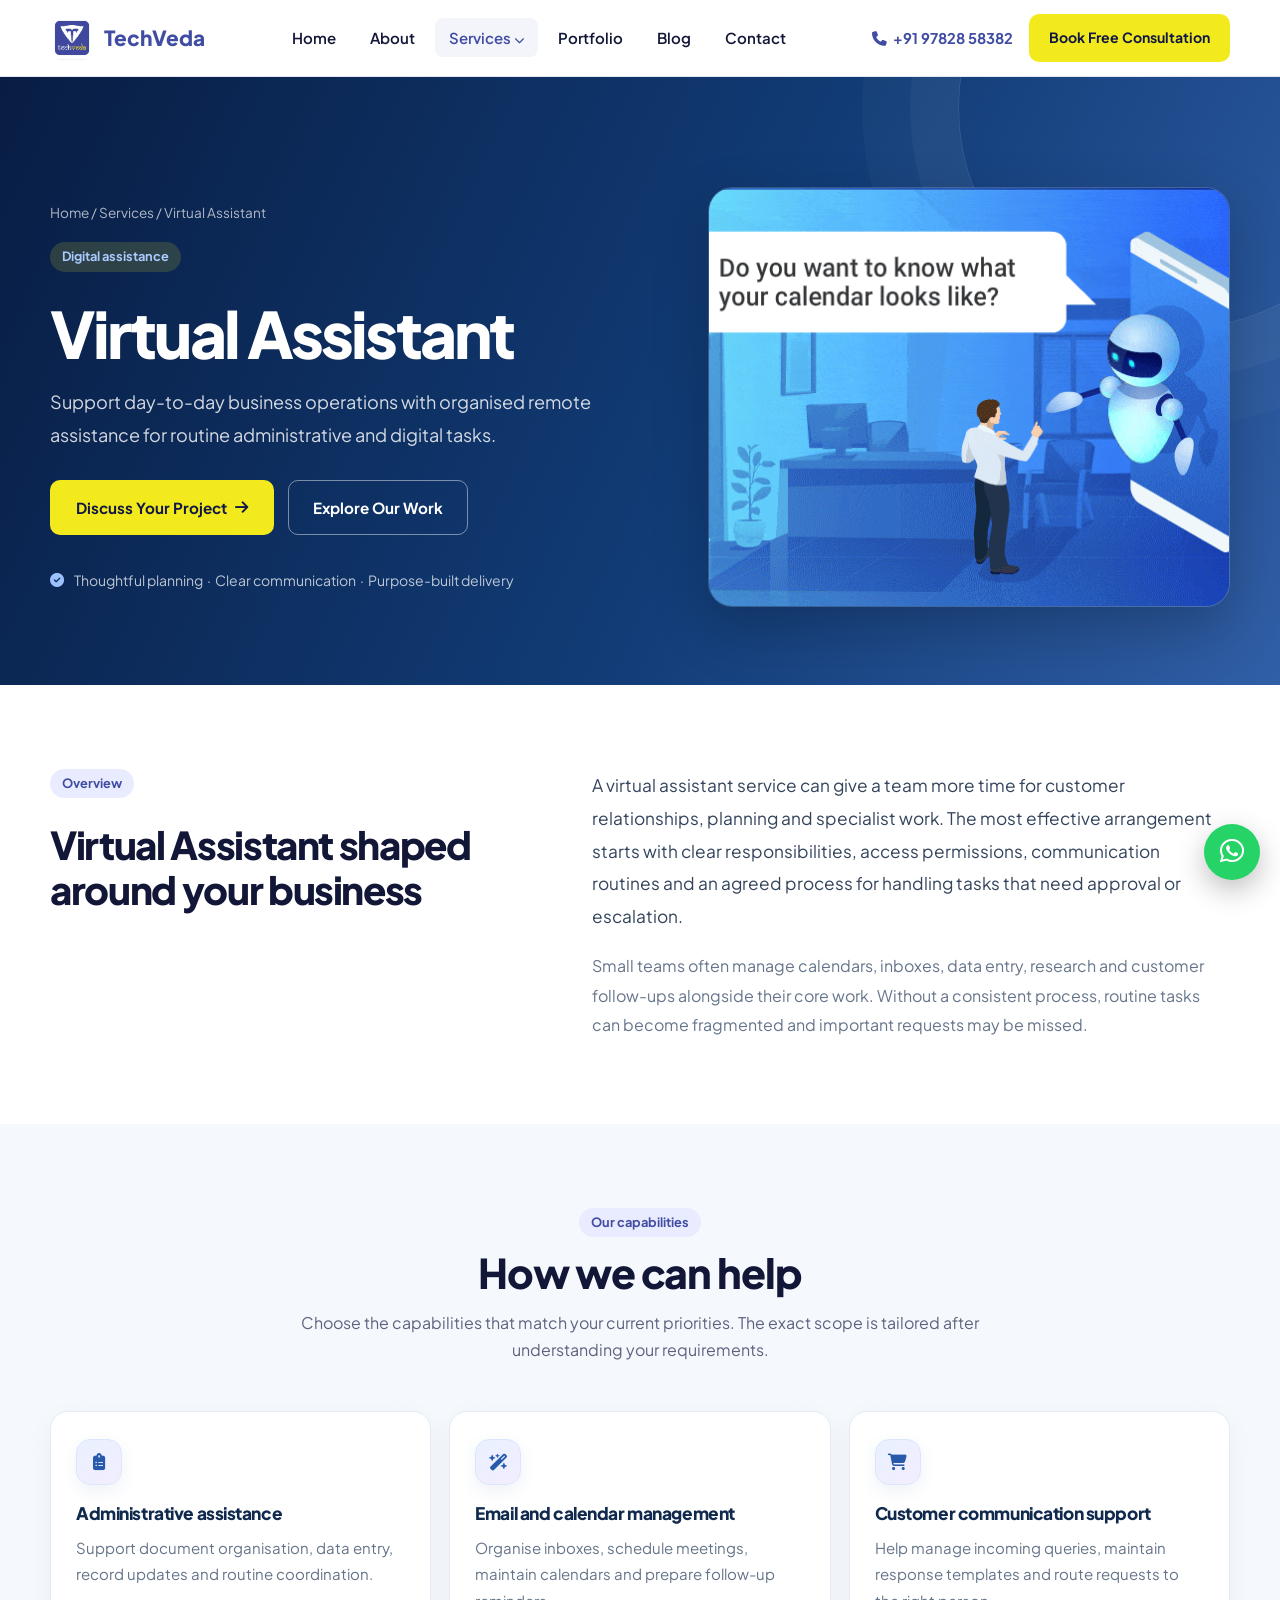
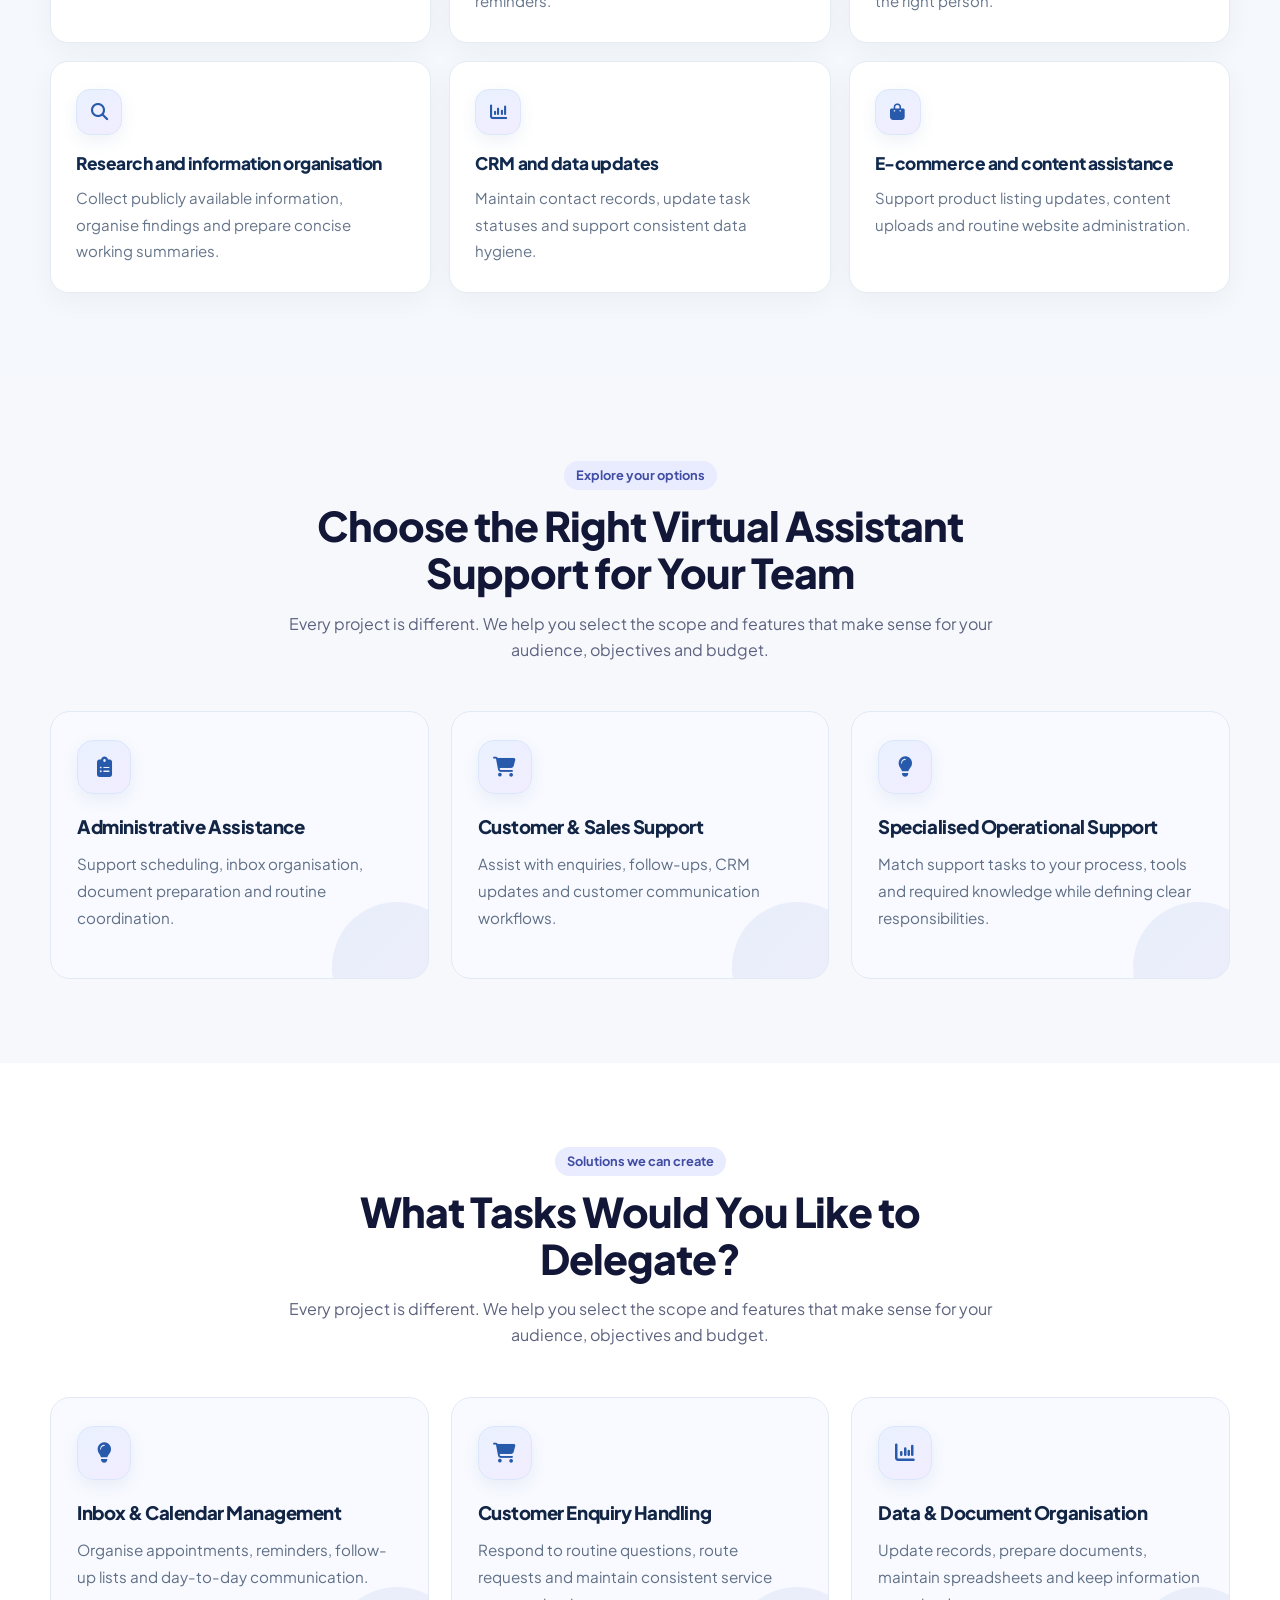
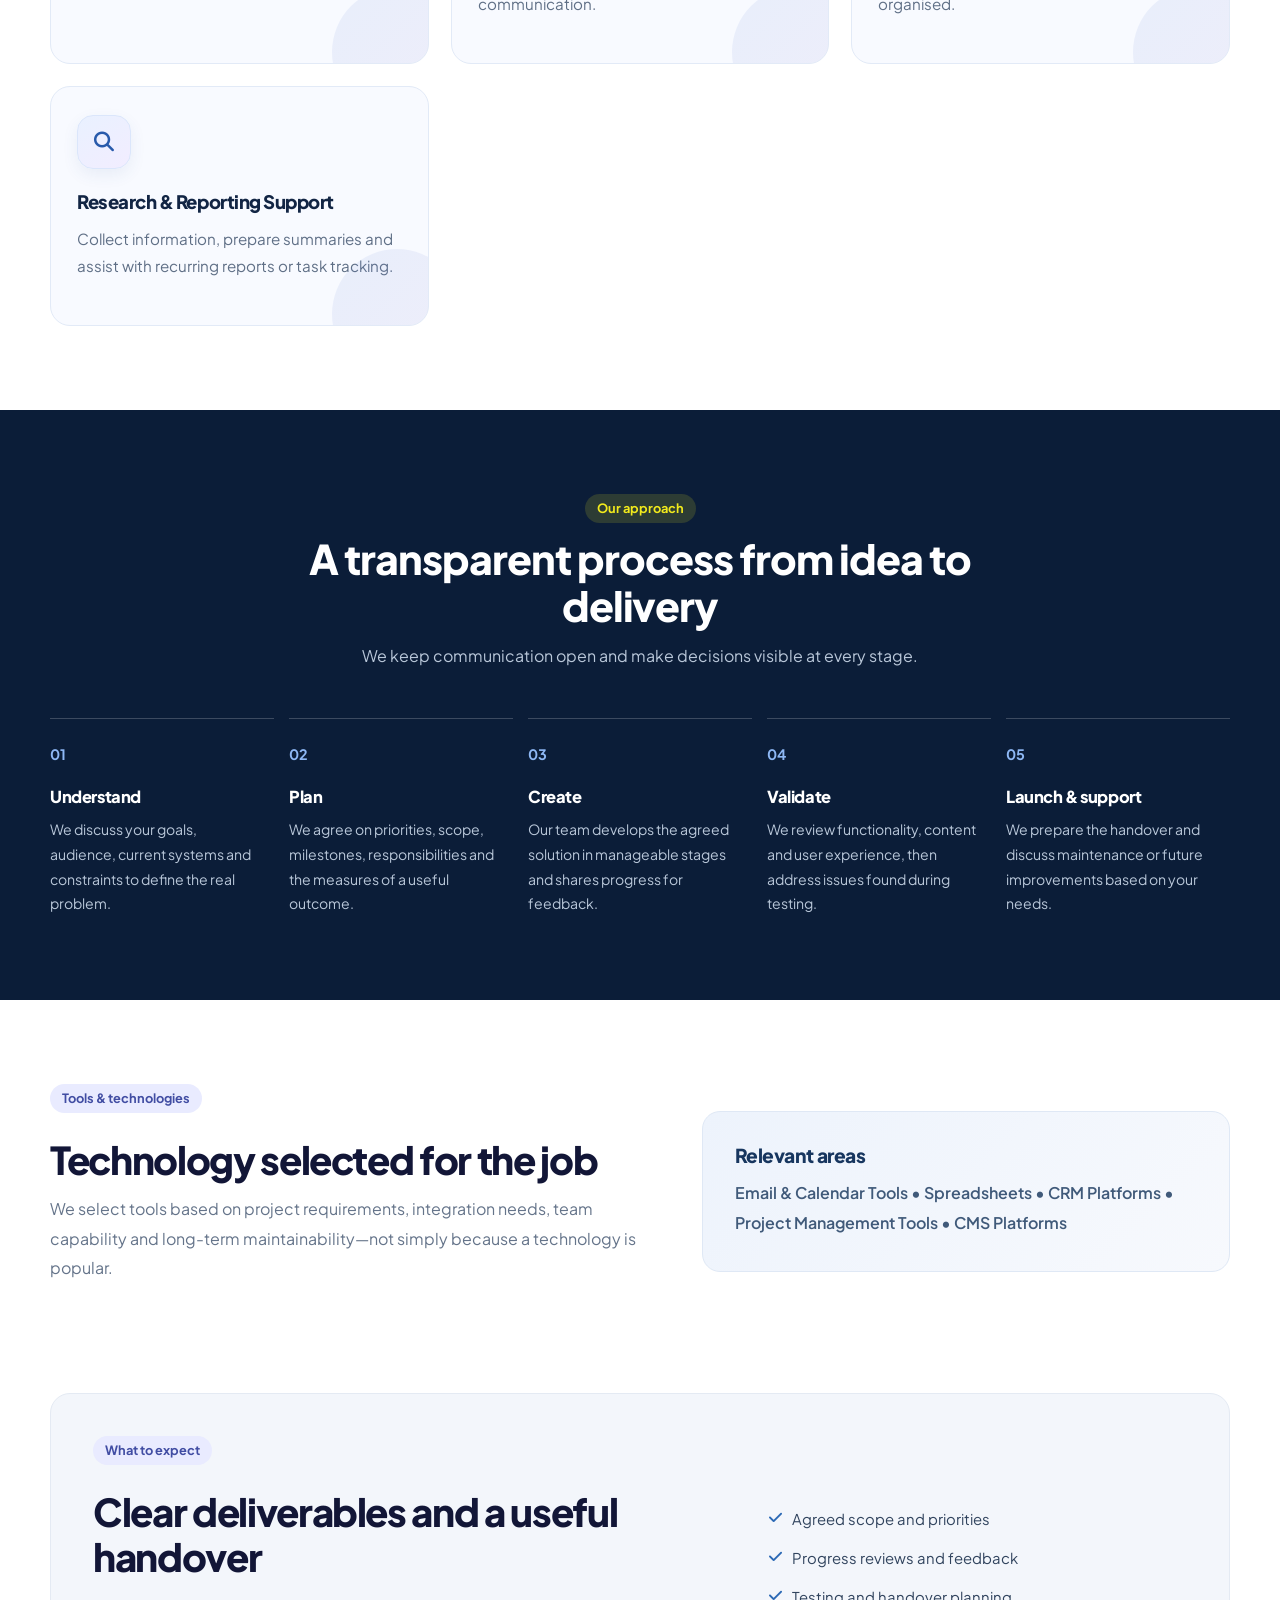
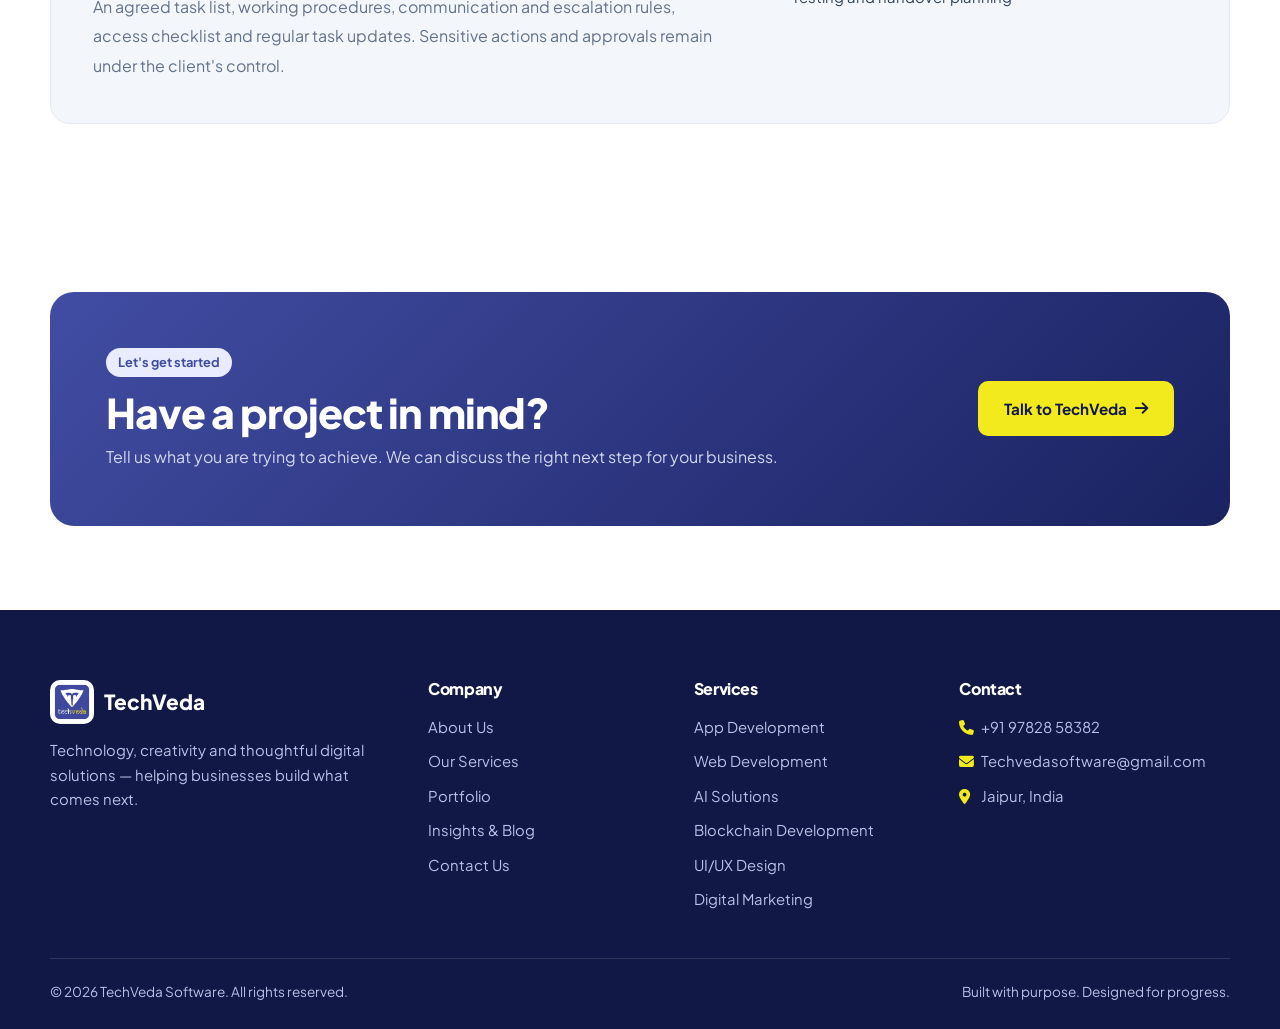
<file: service/virtual-assistant.html>
<!doctype html>
<html lang="en">
  <head>
    <meta charset="utf-8" />
    <meta name="viewport" content="width=device-width,initial-scale=1" />
    <title>Virtual Assistant | TechVeda</title>
    <meta
      name="description"
      content="Flexible administrative, customer-support and operational assistance for busy teams."
    />
    <link rel="icon" href="../images/techveda-logo.jpeg" />
    <link rel="stylesheet" href="../css/style.css" />
  </head>
  <body>
    <header class="site-header">
      <div class="container nav-wrap">
        <a class="brand" href="../index.html"
          ><img src="../images/techveda-logo.jpeg" alt="TechVeda logo" /><span
            >TechVeda</span
          ></a
        >
        <nav class="nav-links" id="nav">
          <a href="../index.html">Home</a><a href="../about.html">About</a>
          <div class="nav-drop">
            <a href="../service.html" class="active"
              >Services
              <i class="fa-solid fa-chevron-down" style="font-size: 0.65rem"></i
            ></a>
            <div class="drop-menu">
              <a href="../service/app-development.html"
                ><i class="fa-solid fa-mobile-screen"></i>App Development</a
              ><a href="../service/web-development.html"
                ><i class="fa-solid fa-globe"></i>Web Development</a
              ><a href="../service/ai-solutions.html"
                ><i class="fa-solid fa-brain"></i>AI Solutions</a
              ><a href="../service/blockchain-development.html"
                ><i class="fa-solid fa-link"></i>Blockchain Development</a
              ><a href="../service/ui-ux-design.html"
                ><i class="fa-solid fa-pen-ruler"></i>UI/UX Design</a
              ><a href="../service/digital-marketing.html"
                ><i class="fa-solid fa-chart-line"></i>Digital Marketing</a
              ><a href="../service/virtual-assistant.html"
                ><i class="fa-solid fa-headset"></i>Virtual Assistant</a
              ><a href="../service/creative-design.html"
                ><i class="fa-solid fa-palette"></i>Creative Design</a
              >
            </div>
          </div>
          <a href="../portfolio.html">Portfolio</a
          ><a href="../blog.html">Blog</a><a href="../contact.html">Contact</a>
        </nav>
        <div class="nav-cta">
          <a class="nav-phone" href="tel:+919782858382"
            ><i class="fa-solid fa-phone"></i>+91 97828 58382</a
          ><a class="btn primary sm" href="../contact.html"
            >Book Free Consultation</a
          >
          <button
            class="menu-toggle"
            aria-label="Toggle navigation"
            aria-expanded="false"
          >
            <i class="fa-solid fa-bars"></i>
          </button>
        </div>
      </div>
    </header>
    <main>
      <section class="page-hero service-detail-hero">
        <div class="container">
          <div class="crumbs"></div>
          <div class="service-hero-grid">
            <div class="service-hero-content">
              <div class="crumbs">
                <a href="../index.html">Home</a> /
                <a href="../service.html">Services</a> / Virtual Assistant
              </div>
              <span class="tag">Digital assistance</span>
              <h1>Virtual Assistant</h1>
              <p class="service-lead">
                Support day-to-day business operations with organised remote
                assistance for routine administrative and digital tasks.
              </p>
              <div class="hero-actions">
                <a class="btn primary" href="../contact.html"
                  >Discuss Your Project
                  <i class="fa-solid fa-arrow-right"></i></a
                ><a class="btn outline-light" href="../portfolio.html"
                  >Explore Our Work</a
                >
              </div>
              <div class="service-hero-note">
                <i class="fa-solid fa-circle-check"></i
                ><span
                  >Thoughtful planning&nbsp; · &nbsp;Clear communication&nbsp; ·
                  &nbsp;Purpose-built delivery</span
                >
              </div>
            </div>
            <div class="service-hero-image">
              <img
                src="../images/Virtual Assistant.gif"
                alt="TechVeda team planning and delivering virtual assistant solutions"
              />
            </div>
          </div>
        </div>
      </section>

      <section class="section service-intro">
        <div class="container detail-intro-grid">
          <div>
            <span class="tag">Overview</span>
            <h2>Virtual Assistant shaped around your business</h2>
          </div>
          <div>
            <p class="detail-intro-copy">
              A virtual assistant service can give a team more time for customer
              relationships, planning and specialist work. The most effective
              arrangement starts with clear responsibilities, access
              permissions, communication routines and an agreed process for
              handling tasks that need approval or escalation.
            </p>
            <p class="detail-muted">
              Small teams often manage calendars, inboxes, data entry, research
              and customer follow-ups alongside their core work. Without a
              consistent process, routine tasks can become fragmented and
              important requests may be missed.
            </p>
          </div>
        </div>
      </section>

      <section class="section detail-solutions">
        <div class="container">
          <div class="section-head">
            <span class="tag">Our capabilities</span>
            <h2>How we can help</h2>
            <p>
              Choose the capabilities that match your current priorities. The
              exact scope is tailored after understanding your requirements.
            </p>
          </div>
          <div class="detail-card-grid">
            <article class="detail-card">
              <span class="service-feature-icon" aria-hidden="true"
                ><i class="fa-solid fa-clipboard-list"></i
              ></span>
              <h3>Administrative assistance</h3>
              <p>
                Support document organisation, data entry, record updates and
                routine coordination.
              </p>
            </article>
            <article class="detail-card">
              <span class="service-feature-icon" aria-hidden="true"
                ><i class="fa-solid fa-wand-magic-sparkles"></i
              ></span>
              <h3>Email and calendar management</h3>
              <p>
                Organise inboxes, schedule meetings, maintain calendars and
                prepare follow-up reminders.
              </p>
            </article>
            <article class="detail-card">
              <span class="service-feature-icon" aria-hidden="true"
                ><i class="fa-solid fa-cart-shopping"></i
              ></span>
              <h3>Customer communication support</h3>
              <p>
                Help manage incoming queries, maintain response templates and
                route requests to the right person.
              </p>
            </article>
            <article class="detail-card">
              <span class="service-feature-icon" aria-hidden="true"
                ><i class="fa-solid fa-magnifying-glass"></i
              ></span>
              <h3>Research and information organisation</h3>
              <p>
                Collect publicly available information, organise findings and
                prepare concise working summaries.
              </p>
            </article>
            <article class="detail-card">
              <span class="service-feature-icon" aria-hidden="true"
                ><i class="fa-solid fa-chart-column"></i
              ></span>
              <h3>CRM and data updates</h3>
              <p>
                Maintain contact records, update task statuses and support
                consistent data hygiene.
              </p>
            </article>
            <article class="detail-card">
              <span class="service-feature-icon" aria-hidden="true"
                ><i class="fa-solid fa-bag-shopping"></i
              ></span>
              <h3>E-commerce and content assistance</h3>
              <p>
                Support product listing updates, content uploads and routine
                website administration.
              </p>
            </article>
          </div>
        </div>
      </section>

      <section class="section service-choice-section">
        <div class="container">
          <div class="section-head">
            <span class="tag">Explore your options</span>
            <h2>Choose the Right Virtual Assistant Support for Your Team</h2>
            <p>
              Every project is different. We help you select the scope and
              features that make sense for your audience, objectives and budget.
            </p>
          </div>
          <div class="choice-card-grid">
            <article class="choice-card">
              <span class="choice-icon" aria-hidden="true"
                ><i class="fa-solid fa-clipboard-list"></i
              ></span>
              <h3>Administrative Assistance</h3>
              <p>
                Support scheduling, inbox organisation, document preparation and
                routine coordination.
              </p>
            </article>
            <article class="choice-card">
              <span class="choice-icon" aria-hidden="true"
                ><i class="fa-solid fa-cart-shopping"></i
              ></span>
              <h3>Customer & Sales Support</h3>
              <p>
                Assist with enquiries, follow-ups, CRM updates and customer
                communication workflows.
              </p>
            </article>
            <article class="choice-card">
              <span class="choice-icon" aria-hidden="true"
                ><i class="fa-solid fa-lightbulb"></i
              ></span>
              <h3>Specialised Operational Support</h3>
              <p>
                Match support tasks to your process, tools and required
                knowledge while defining clear responsibilities.
              </p>
            </article>
          </div>
        </div>
      </section>
      <section class="section service-choice-section">
        <div class="container">
          <div class="section-head">
            <span class="tag">Solutions we can create</span>
            <h2>What Tasks Would You Like to Delegate?</h2>
            <p>
              Every project is different. We help you select the scope and
              features that make sense for your audience, objectives and budget.
            </p>
          </div>
          <div class="choice-card-grid">
            <article class="choice-card">
              <span class="choice-icon" aria-hidden="true"
                ><i class="fa-solid fa-lightbulb"></i
              ></span>
              <h3>Inbox & Calendar Management</h3>
              <p>
                Organise appointments, reminders, follow-up lists and day-to-day
                communication.
              </p>
            </article>
            <article class="choice-card">
              <span class="choice-icon" aria-hidden="true"
                ><i class="fa-solid fa-cart-shopping"></i
              ></span>
              <h3>Customer Enquiry Handling</h3>
              <p>
                Respond to routine questions, route requests and maintain
                consistent service communication.
              </p>
            </article>
            <article class="choice-card">
              <span class="choice-icon" aria-hidden="true"
                ><i class="fa-solid fa-chart-column"></i
              ></span>
              <h3>Data & Document Organisation</h3>
              <p>
                Update records, prepare documents, maintain spreadsheets and
                keep information organised.
              </p>
            </article>
            <article class="choice-card">
              <span class="choice-icon" aria-hidden="true"
                ><i class="fa-solid fa-magnifying-glass"></i
              ></span>
              <h3>Research & Reporting Support</h3>
              <p>
                Collect information, prepare summaries and assist with recurring
                reports or task tracking.
              </p>
            </article>
          </div>
        </div>
      </section>
      <section class="section dark detail-process">
        <div class="container">
          <div class="section-head">
            <span class="tag">Our approach</span>
            <h2>A transparent process from idea to delivery</h2>
            <p>
              We keep communication open and make decisions visible at every
              stage.
            </p>
          </div>
          <div class="detail-steps-grid">
            <article class="detail-step">
              <b>01</b>
              <h3>Understand</h3>
              <p>
                We discuss your goals, audience, current systems and constraints
                to define the real problem.
              </p>
            </article>
            <article class="detail-step">
              <b>02</b>
              <h3>Plan</h3>
              <p>
                We agree on priorities, scope, milestones, responsibilities and
                the measures of a useful outcome.
              </p>
            </article>
            <article class="detail-step">
              <b>03</b>
              <h3>Create</h3>
              <p>
                Our team develops the agreed solution in manageable stages and
                shares progress for feedback.
              </p>
            </article>
            <article class="detail-step">
              <b>04</b>
              <h3>Validate</h3>
              <p>
                We review functionality, content and user experience, then
                address issues found during testing.
              </p>
            </article>
            <article class="detail-step">
              <b>05</b>
              <h3>Launch & support</h3>
              <p>
                We prepare the handover and discuss maintenance or future
                improvements based on your needs.
              </p>
            </article>
          </div>
        </div>
      </section>

      <section class="section">
        <div class="container detail-tech-grid">
          <div>
            <span class="tag">Tools & technologies</span>
            <h2>Technology selected for the job</h2>
            <p>
              We select tools based on project requirements, integration needs,
              team capability and long-term maintainability—not simply because a
              technology is popular.
            </p>
          </div>
          <div class="detail-tech-panel">
            <h3>Relevant areas</h3>
            <p>
              Email &amp; Calendar Tools • Spreadsheets • CRM Platforms •
              Project Management Tools • CMS Platforms
            </p>
          </div>
        </div>
      </section>

      <section class="section detail-deliver">
        <div class="container">
          <div class="detail-deliver-box">
            <div>
              <span class="tag">What to expect</span>
              <h2>Clear deliverables and a useful handover</h2>
              <p>
                An agreed task list, working procedures, communication and
                escalation rules, access checklist and regular task updates.
                Sensitive actions and approvals remain under the client's
                control.
              </p>
            </div>
            <div class="deliver-checks">
              <span
                ><i class="fa-solid fa-check"></i> Agreed scope and
                priorities</span
              ><span
                ><i class="fa-solid fa-check"></i> Progress reviews and
                feedback</span
              ><span
                ><i class="fa-solid fa-check"></i> Testing and handover
                planning</span
              >
            </div>
          </div>
        </div>
      </section>

      <section class="section">
        <div class="container">
          <div class="cta-band">
            <div>
              <span class="tag">Let's get started</span>
              <h2>Have a project in mind?</h2>
              <p>
                Tell us what you are trying to achieve. We can discuss the right
                next step for your business.
              </p>
            </div>
            <a class="btn primary" href="../contact.html"
              >Talk to TechVeda <i class="fa-solid fa-arrow-right"></i
            ></a>
          </div>
        </div>
      </section>
    </main>
    <footer class="footer">
      <div class="container">
        <div class="footer-grid">
          <div>
            <div class="footer-brand">
              <img src="../images/techveda-logo.jpeg" alt="" />TechVeda
            </div>
            <p>
              Technology, creativity and thoughtful digital solutions — helping
              businesses build what comes next.
            </p>
          </div>
          <div>
            <h4>Company</h4>
            <div class="footer-links">
              <a href="../about.html">About Us</a
              ><a href="../service.html">Our Services</a
              ><a href="../portfolio.html">Portfolio</a
              ><a href="../blog.html">Insights &amp; Blog</a
              ><a href="../contact.html">Contact Us</a>
            </div>
          </div>
          <div>
            <h4>Services</h4>
            <div class="footer-links">
              <a href="../service/app-development.html">App Development</a
              ><a href="../service/web-development.html">Web Development</a
              ><a href="../service/ai-solutions.html">AI Solutions</a
              ><a href="../service/blockchain-development.html"
                >Blockchain Development</a
              ><a href="../service/ui-ux-design.html">UI/UX Design</a
              ><a href="../service/digital-marketing.html">Digital Marketing</a>
            </div>
          </div>
          <div>
            <h4>Contact</h4>
            <div class="footer-links">
              <a href="tel:+919782858382"
                ><i class="fa-solid fa-phone"></i>+91 97828 58382</a
              ><a href="mailto:Techvedasoftware@gmail.com"
                ><i class="fa-solid fa-envelope"></i>Techvedasoftware@gmail.com</a
              ><span
                ><i class="fa-solid fa-location-dot"></i>Jaipur, India</span
              >
            </div>
          </div>
        </div>
        <div class="footer-bottom">
          <span
            >© <span id="year"></span> TechVeda Software. All rights
            reserved.</span
          ><span>Built with purpose. Designed for progress.</span>
        </div>
      </div>
    </footer>
    <a
      class="wa"
      href="https://wa.me/916375777464"
      aria-label="Chat on WhatsApp"
      ><i class="fa-brands fa-whatsapp"></i
    ></a>
    <script src="../js/script.js"></script>
  </body>
</html>
</file>
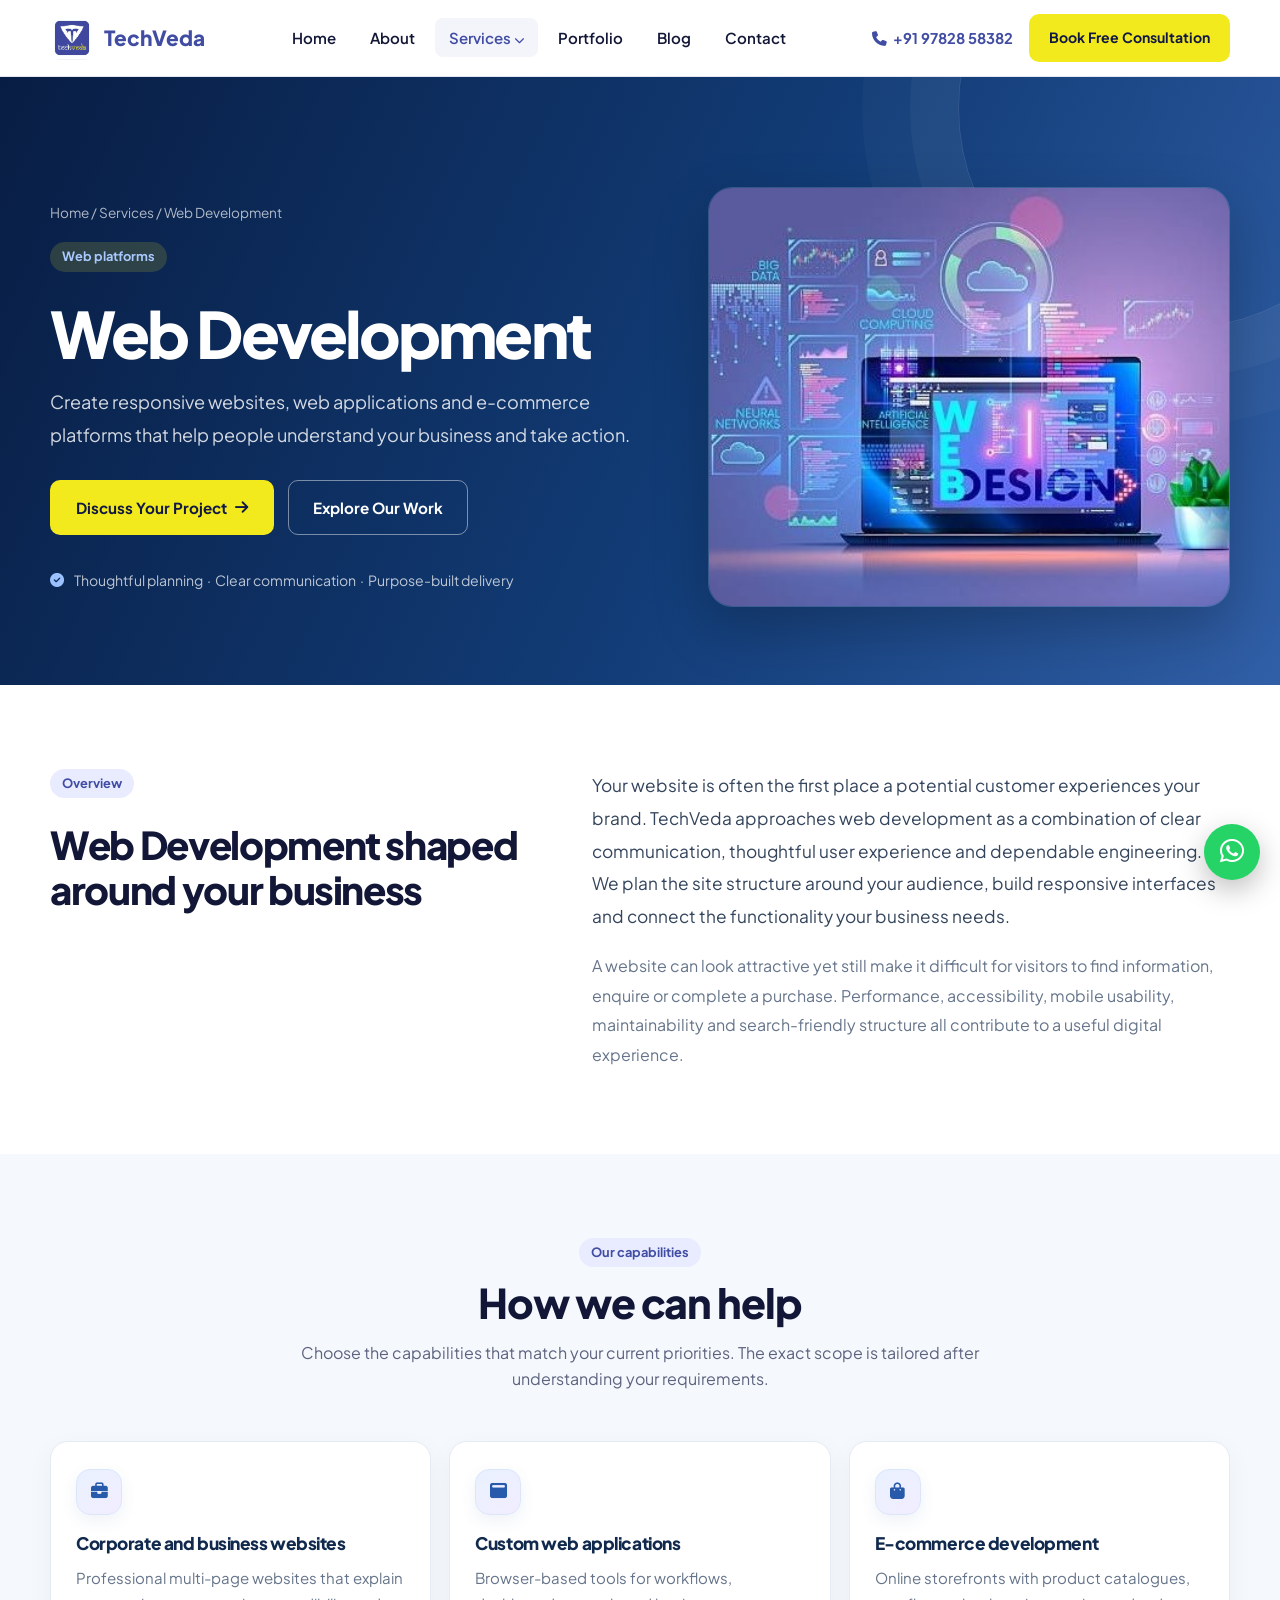
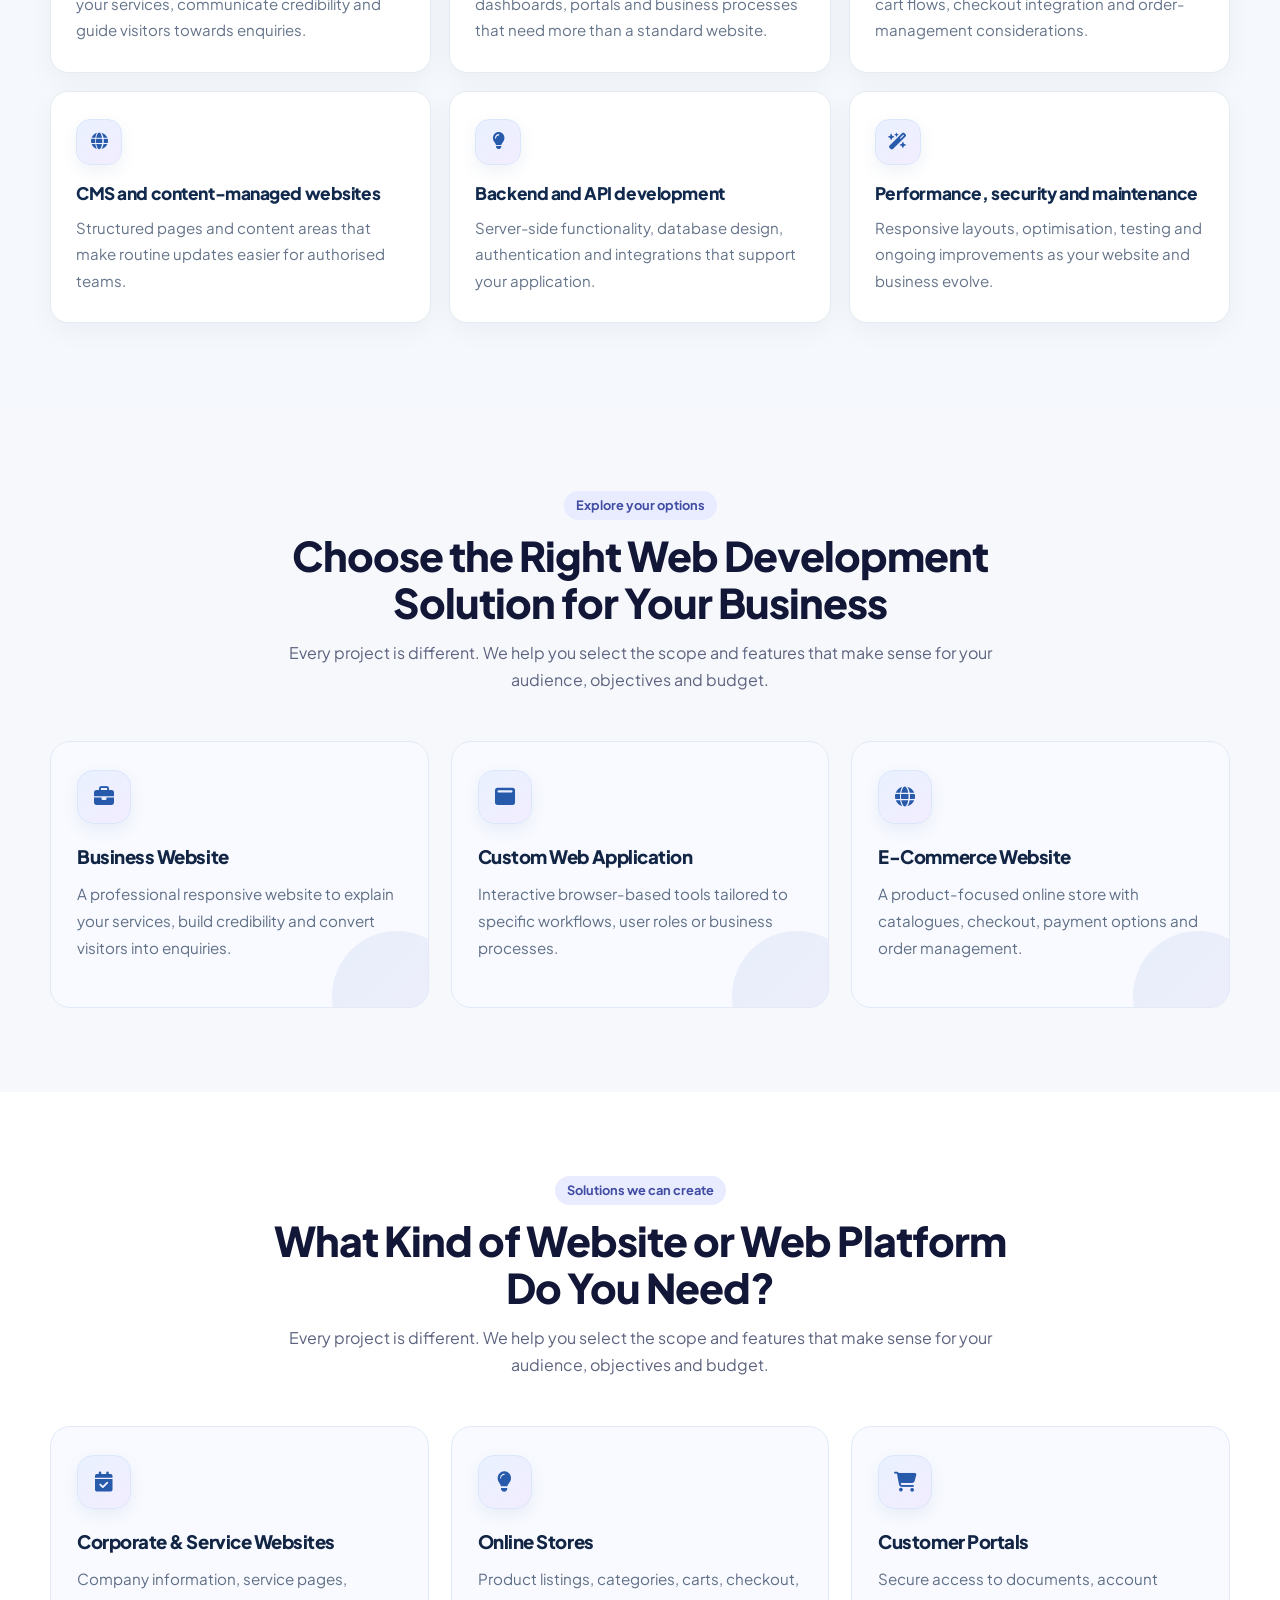
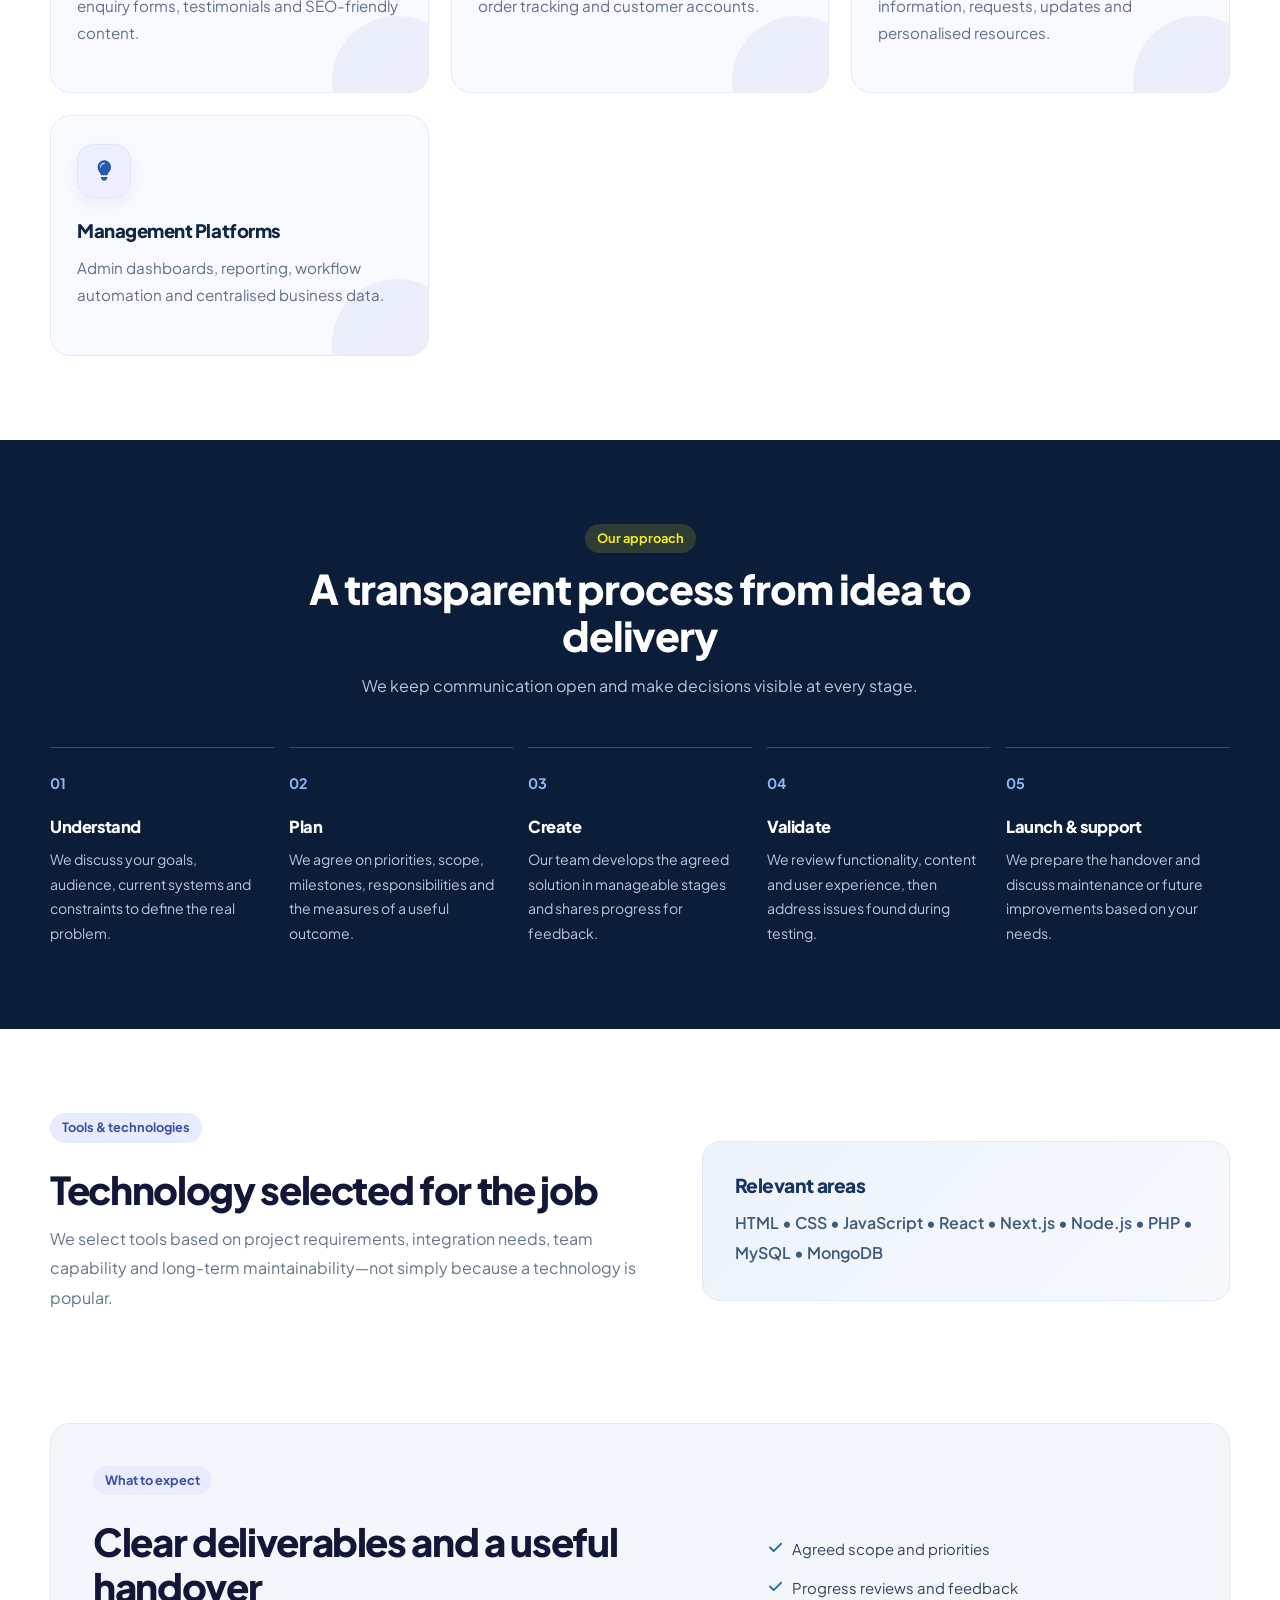
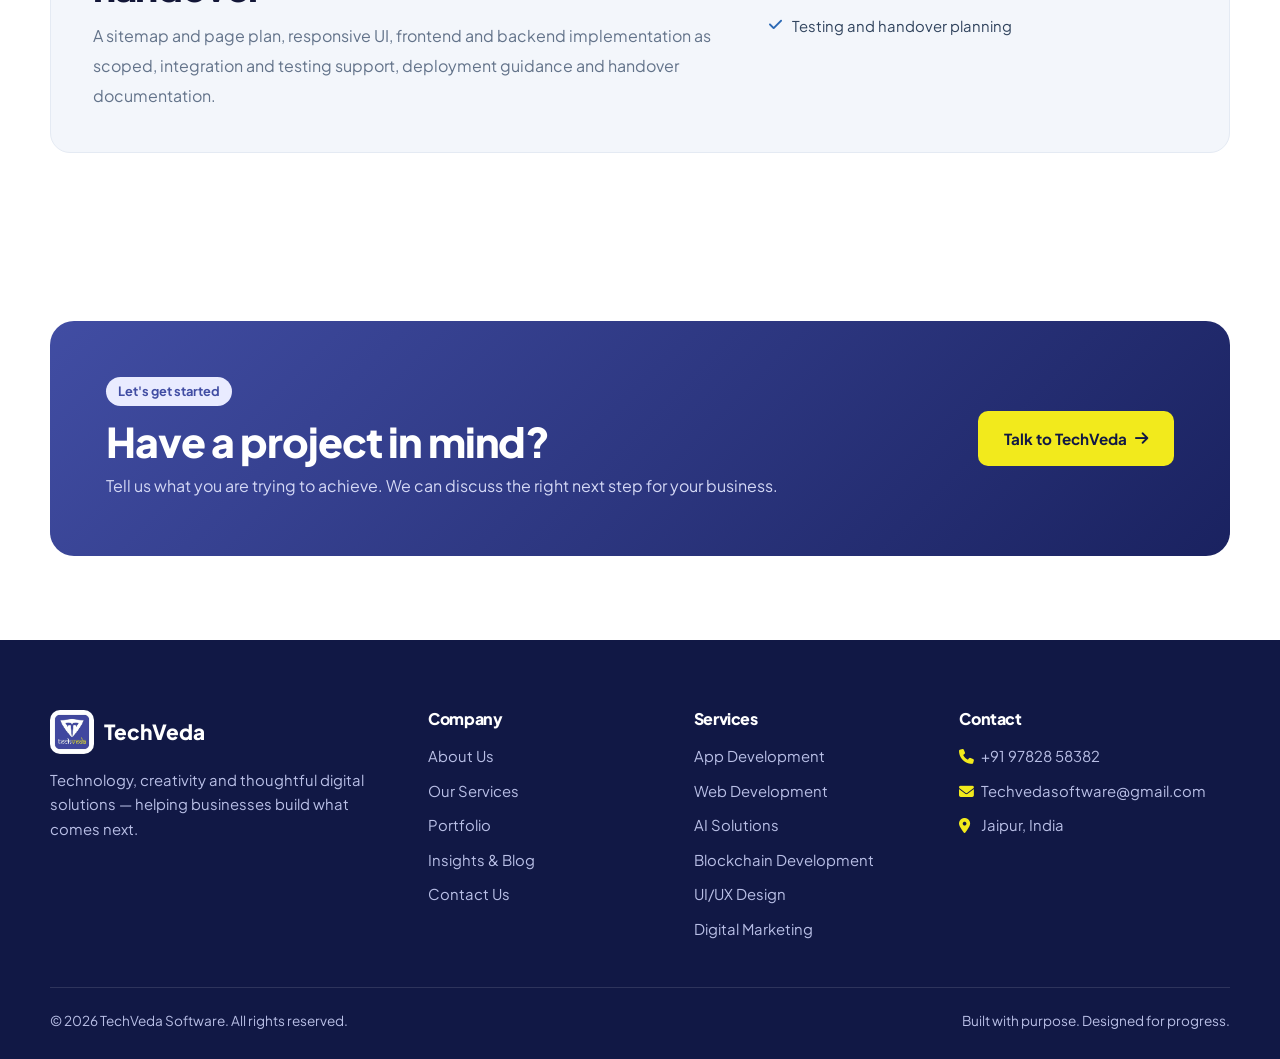
<file: service/web-development.html>
<!doctype html>
<html lang="en">
  <head>
    <meta charset="utf-8" />
    <meta name="viewport" content="width=device-width,initial-scale=1" />
    <title>Web Development | TechVeda</title>
    <meta
      name="description"
      content="Responsive websites, web applications and e-commerce experiences built for growth."
    />
    <link rel="icon" href="../images/techveda-logo.jpeg" />
    <link rel="stylesheet" href="../css/style.css" />
  </head>
  <body>
    <header class="site-header">
      <div class="container nav-wrap">
        <a class="brand" href="../index.html"
          ><img src="../images/techveda-logo.jpeg" alt="TechVeda logo" /><span
            >TechVeda</span
          ></a
        >
        <nav class="nav-links" id="nav">
          <a href="../index.html">Home</a><a href="../about.html">About</a>
          <div class="nav-drop">
            <a href="../service.html" class="active"
              >Services
              <i class="fa-solid fa-chevron-down" style="font-size: 0.65rem"></i
            ></a>
            <div class="drop-menu">
              <a href="../service/app-development.html"
                ><i class="fa-solid fa-mobile-screen"></i>App Development</a
              ><a href="../service/web-development.html"
                ><i class="fa-solid fa-globe"></i>Web Development</a
              ><a href="../service/ai-solutions.html"
                ><i class="fa-solid fa-brain"></i>AI Solutions</a
              ><a href="../service/blockchain-development.html"
                ><i class="fa-solid fa-link"></i>Blockchain Development</a
              ><a href="../service/ui-ux-design.html"
                ><i class="fa-solid fa-pen-ruler"></i>UI/UX Design</a
              ><a href="../service/digital-marketing.html"
                ><i class="fa-solid fa-chart-line"></i>Digital Marketing</a
              ><a href="../service/virtual-assistant.html"
                ><i class="fa-solid fa-headset"></i>Virtual Assistant</a
              ><a href="../service/creative-design.html"
                ><i class="fa-solid fa-palette"></i>Creative Design</a
              >
            </div>
          </div>
          <a href="../portfolio.html">Portfolio</a
          ><a href="../blog.html">Blog</a><a href="../contact.html">Contact</a>
        </nav>
        <div class="nav-cta">
          <a class="nav-phone" href="tel:+919782858382"
            ><i class="fa-solid fa-phone"></i>+91 97828 58382</a
          ><a class="btn primary sm" href="../contact.html"
            >Book Free Consultation</a
          >
          <button
            class="menu-toggle"
            aria-label="Toggle navigation"
            aria-expanded="false"
          >
            <i class="fa-solid fa-bars"></i>
          </button>
        </div>
      </div>
    </header>
    <main>
      <section class="page-hero service-detail-hero">
        <div class="container">
          <div class="crumbs"></div>
          <div class="service-hero-grid">
            <div class="service-hero-content">
              <div class="crumbs">
                <a href="../index.html">Home</a> /
                <a href="../service.html">Services</a> / Web Development
              </div>
              <span class="tag">Web platforms</span>
              <h1>Web Development</h1>
              <p class="service-lead">
                Create responsive websites, web applications and e-commerce
                platforms that help people understand your business and take
                action.
              </p>
              <div class="hero-actions">
                <a class="btn primary" href="../contact.html"
                  >Discuss Your Project
                  <i class="fa-solid fa-arrow-right"></i></a
                ><a class="btn outline-light" href="../portfolio.html"
                  >Explore Our Work</a
                >
              </div>
              <div class="service-hero-note">
                <i class="fa-solid fa-circle-check"></i
                ><span
                  >Thoughtful planning&nbsp; · &nbsp;Clear communication&nbsp; ·
                  &nbsp;Purpose-built delivery</span
                >
              </div>
            </div>
            <div class="service-hero-image">
              <img
                src="../images/web-development.jpg"
                alt="TechVeda team planning and delivering web development solutions"
              />
            </div>
          </div>
        </div>
      </section>

      <section class="section service-intro">
        <div class="container detail-intro-grid">
          <div>
            <span class="tag">Overview</span>
            <h2>Web Development shaped around your business</h2>
          </div>
          <div>
            <p class="detail-intro-copy">
              Your website is often the first place a potential customer
              experiences your brand. TechVeda approaches web development as a
              combination of clear communication, thoughtful user experience and
              dependable engineering. We plan the site structure around your
              audience, build responsive interfaces and connect the
              functionality your business needs.
            </p>
            <p class="detail-muted">
              A website can look attractive yet still make it difficult for
              visitors to find information, enquire or complete a purchase.
              Performance, accessibility, mobile usability, maintainability and
              search-friendly structure all contribute to a useful digital
              experience.
            </p>
          </div>
        </div>
      </section>

      <section class="section detail-solutions">
        <div class="container">
          <div class="section-head">
            <span class="tag">Our capabilities</span>
            <h2>How we can help</h2>
            <p>
              Choose the capabilities that match your current priorities. The
              exact scope is tailored after understanding your requirements.
            </p>
          </div>
          <div class="detail-card-grid">
            <article class="detail-card">
              <span class="service-feature-icon" aria-hidden="true"
                ><i class="fa-solid fa-briefcase"></i
              ></span>
              <h3>Corporate and business websites</h3>
              <p>
                Professional multi-page websites that explain your services,
                communicate credibility and guide visitors towards enquiries.
              </p>
            </article>
            <article class="detail-card">
              <span class="service-feature-icon" aria-hidden="true"
                ><i class="fa-solid fa-window-maximize"></i
              ></span>
              <h3>Custom web applications</h3>
              <p>
                Browser-based tools for workflows, dashboards, portals and
                business processes that need more than a standard website.
              </p>
            </article>
            <article class="detail-card">
              <span class="service-feature-icon" aria-hidden="true"
                ><i class="fa-solid fa-bag-shopping"></i
              ></span>
              <h3>E-commerce development</h3>
              <p>
                Online storefronts with product catalogues, cart flows, checkout
                integration and order-management considerations.
              </p>
            </article>
            <article class="detail-card">
              <span class="service-feature-icon" aria-hidden="true"
                ><i class="fa-solid fa-globe"></i
              ></span>
              <h3>CMS and content-managed websites</h3>
              <p>
                Structured pages and content areas that make routine updates
                easier for authorised teams.
              </p>
            </article>
            <article class="detail-card">
              <span class="service-feature-icon" aria-hidden="true"
                ><i class="fa-solid fa-lightbulb"></i
              ></span>
              <h3>Backend and API development</h3>
              <p>
                Server-side functionality, database design, authentication and
                integrations that support your application.
              </p>
            </article>
            <article class="detail-card">
              <span class="service-feature-icon" aria-hidden="true"
                ><i class="fa-solid fa-wand-magic-sparkles"></i
              ></span>
              <h3>Performance, security and maintenance</h3>
              <p>
                Responsive layouts, optimisation, testing and ongoing
                improvements as your website and business evolve.
              </p>
            </article>
          </div>
        </div>
      </section>

      <section class="section service-choice-section">
        <div class="container">
          <div class="section-head">
            <span class="tag">Explore your options</span>
            <h2>Choose the Right Web Development Solution for Your Business</h2>
            <p>
              Every project is different. We help you select the scope and
              features that make sense for your audience, objectives and budget.
            </p>
          </div>
          <div class="choice-card-grid">
            <article class="choice-card">
              <span class="choice-icon" aria-hidden="true"
                ><i class="fa-solid fa-briefcase"></i
              ></span>
              <h3>Business Website</h3>
              <p>
                A professional responsive website to explain your services,
                build credibility and convert visitors into enquiries.
              </p>
            </article>
            <article class="choice-card">
              <span class="choice-icon" aria-hidden="true"
                ><i class="fa-solid fa-window-maximize"></i
              ></span>
              <h3>Custom Web Application</h3>
              <p>
                Interactive browser-based tools tailored to specific workflows,
                user roles or business processes.
              </p>
            </article>
            <article class="choice-card">
              <span class="choice-icon" aria-hidden="true"
                ><i class="fa-solid fa-globe"></i
              ></span>
              <h3>E-Commerce Website</h3>
              <p>
                A product-focused online store with catalogues, checkout,
                payment options and order management.
              </p>
            </article>
          </div>
        </div>
      </section>
      <section class="section service-choice-section">
        <div class="container">
          <div class="section-head">
            <span class="tag">Solutions we can create</span>
            <h2>What Kind of Website or Web Platform Do You Need?</h2>
            <p>
              Every project is different. We help you select the scope and
              features that make sense for your audience, objectives and budget.
            </p>
          </div>
          <div class="choice-card-grid">
            <article class="choice-card">
              <span class="choice-icon" aria-hidden="true"
                ><i class="fa-solid fa-calendar-check"></i
              ></span>
              <h3>Corporate & Service Websites</h3>
              <p>
                Company information, service pages, enquiry forms, testimonials
                and SEO-friendly content.
              </p>
            </article>
            <article class="choice-card">
              <span class="choice-icon" aria-hidden="true"
                ><i class="fa-solid fa-lightbulb"></i
              ></span>
              <h3>Online Stores</h3>
              <p>
                Product listings, categories, carts, checkout, order tracking
                and customer accounts.
              </p>
            </article>
            <article class="choice-card">
              <span class="choice-icon" aria-hidden="true"
                ><i class="fa-solid fa-cart-shopping"></i
              ></span>
              <h3>Customer Portals</h3>
              <p>
                Secure access to documents, account information, requests,
                updates and personalised resources.
              </p>
            </article>
            <article class="choice-card">
              <span class="choice-icon" aria-hidden="true"
                ><i class="fa-solid fa-lightbulb"></i
              ></span>
              <h3>Management Platforms</h3>
              <p>
                Admin dashboards, reporting, workflow automation and centralised
                business data.
              </p>
            </article>
          </div>
        </div>
      </section>
      <section class="section dark detail-process">
        <div class="container">
          <div class="section-head">
            <span class="tag">Our approach</span>
            <h2>A transparent process from idea to delivery</h2>
            <p>
              We keep communication open and make decisions visible at every
              stage.
            </p>
          </div>
          <div class="detail-steps-grid">
            <article class="detail-step">
              <b>01</b>
              <h3>Understand</h3>
              <p>
                We discuss your goals, audience, current systems and constraints
                to define the real problem.
              </p>
            </article>
            <article class="detail-step">
              <b>02</b>
              <h3>Plan</h3>
              <p>
                We agree on priorities, scope, milestones, responsibilities and
                the measures of a useful outcome.
              </p>
            </article>
            <article class="detail-step">
              <b>03</b>
              <h3>Create</h3>
              <p>
                Our team develops the agreed solution in manageable stages and
                shares progress for feedback.
              </p>
            </article>
            <article class="detail-step">
              <b>04</b>
              <h3>Validate</h3>
              <p>
                We review functionality, content and user experience, then
                address issues found during testing.
              </p>
            </article>
            <article class="detail-step">
              <b>05</b>
              <h3>Launch & support</h3>
              <p>
                We prepare the handover and discuss maintenance or future
                improvements based on your needs.
              </p>
            </article>
          </div>
        </div>
      </section>

      <section class="section">
        <div class="container detail-tech-grid">
          <div>
            <span class="tag">Tools & technologies</span>
            <h2>Technology selected for the job</h2>
            <p>
              We select tools based on project requirements, integration needs,
              team capability and long-term maintainability—not simply because a
              technology is popular.
            </p>
          </div>
          <div class="detail-tech-panel">
            <h3>Relevant areas</h3>
            <p>
              HTML • CSS • JavaScript • React • Next.js • Node.js • PHP • MySQL
              • MongoDB
            </p>
          </div>
        </div>
      </section>

      <section class="section detail-deliver">
        <div class="container">
          <div class="detail-deliver-box">
            <div>
              <span class="tag">What to expect</span>
              <h2>Clear deliverables and a useful handover</h2>
              <p>
                A sitemap and page plan, responsive UI, frontend and backend
                implementation as scoped, integration and testing support,
                deployment guidance and handover documentation.
              </p>
            </div>
            <div class="deliver-checks">
              <span
                ><i class="fa-solid fa-check"></i> Agreed scope and
                priorities</span
              ><span
                ><i class="fa-solid fa-check"></i> Progress reviews and
                feedback</span
              ><span
                ><i class="fa-solid fa-check"></i> Testing and handover
                planning</span
              >
            </div>
          </div>
        </div>
      </section>

      <section class="section">
        <div class="container">
          <div class="cta-band">
            <div>
              <span class="tag">Let's get started</span>
              <h2>Have a project in mind?</h2>
              <p>
                Tell us what you are trying to achieve. We can discuss the right
                next step for your business.
              </p>
            </div>
            <a class="btn primary" href="../contact.html"
              >Talk to TechVeda <i class="fa-solid fa-arrow-right"></i
            ></a>
          </div>
        </div>
      </section>
    </main>
    <footer class="footer">
      <div class="container">
        <div class="footer-grid">
          <div>
            <div class="footer-brand">
              <img src="../images/techveda-logo.jpeg" alt="" />TechVeda
            </div>
            <p>
              Technology, creativity and thoughtful digital solutions — helping
              businesses build what comes next.
            </p>
          </div>
          <div>
            <h4>Company</h4>
            <div class="footer-links">
              <a href="../about.html">About Us</a
              ><a href="../service.html">Our Services</a
              ><a href="../portfolio.html">Portfolio</a
              ><a href="../blog.html">Insights &amp; Blog</a
              ><a href="../contact.html">Contact Us</a>
            </div>
          </div>
          <div>
            <h4>Services</h4>
            <div class="footer-links">
              <a href="../service/app-development.html">App Development</a
              ><a href="../service/web-development.html">Web Development</a
              ><a href="../service/ai-solutions.html">AI Solutions</a
              ><a href="../service/blockchain-development.html"
                >Blockchain Development</a
              ><a href="../service/ui-ux-design.html">UI/UX Design</a
              ><a href="../service/digital-marketing.html">Digital Marketing</a>
            </div>
          </div>
          <div>
            <h4>Contact</h4>
            <div class="footer-links">
              <a href="tel:+919782858382"
                ><i class="fa-solid fa-phone"></i>+91 97828 58382</a
              ><a href="mailto:Techvedasoftware@gmail.com"
                ><i class="fa-solid fa-envelope"></i>Techvedasoftware@gmail.com</a
              ><span
                ><i class="fa-solid fa-location-dot"></i>Jaipur, India</span
              >
            </div>
          </div>
        </div>
        <div class="footer-bottom">
          <span
            >© <span id="year"></span> TechVeda Software. All rights
            reserved.</span
          ><span>Built with purpose. Designed for progress.</span>
        </div>
      </div>
    </footer>
    <a
      class="wa"
      href="https://wa.me/916375777464"
      aria-label="Chat on WhatsApp"
      ><i class="fa-brands fa-whatsapp"></i
    ></a>
    <script src="../js/script.js"></script>
  </body>
</html>
</file>
<file: css/style.css>
@import url("https://fonts.googleapis.com/css2?family=Plus+Jakarta+Sans:wght@400;500;600;700;800&display=swap");
@import url("https://cdnjs.cloudflare.com/ajax/libs/font-awesome/6.5.2/css/all.min.css");
:root {
  --blue: #414da3;
  --blue-d: #2b3580;
  --navy: #111845;
  --navy2: #1a2260;
  --yellow: #f2ea1c;
  --ink: #121637;
  --muted: #5d637f;
  --pale: #f4f5fb;
  --line: #e4e6f2;
  --r: 14px;
}
* {
  box-sizing: border-box;
}
html {
  scroll-behavior: smooth;
}
body {
  margin: 0;
  font-family: "Plus Jakarta Sans", system-ui, sans-serif;
  color: var(--ink);
  background: #fff;
  line-height: 1.65;
  font-size: 16px;
}
h1,
h2,
h3,
h4 {
  line-height: 1.15;
  margin: 0 0 14px;
  letter-spacing: -0.025em;
  font-weight: 800;
}
h1 {
  font-size: clamp(2.2rem, 4.8vw, 3.9rem);
}
h2 {
  font-size: clamp(1.8rem, 3.2vw, 2.7rem);
}
h3 {
  font-size: 1.2rem;
}
h4 {
  font-size: 1rem;
}
p {
  margin: 0 0 16px;
  color: var(--muted);
}
a {
  color: inherit;
  text-decoration: none;
}
img {
  max-width: 100%;
  display: block;
}
ul {
  margin: 0;
  padding: 0;
  list-style: none;
}
:focus-visible {
  outline: 3px solid var(--yellow);
  outline-offset: 2px;
}
.container {
  width: min(1180px, calc(100% - 40px));
  margin: auto;
}
.section {
  padding: 84px 0;
}
.soft {
  background: var(--pale);
}
.dark {
  background: var(--navy);
  color: #fff;
}
.dark p {
  color: #b9bfe6;
}
.dark h2,
.dark h3 {
  color: #fff;
}
.section-head {
  max-width: 760px;
  margin: 0 auto 48px;
  text-align: center;
}
.section-head.left {
  margin-left: 0;
  text-align: left;
}
.tag {
  display: inline-block;
  background: #e9ebff;
  color: var(--blue);
  font-weight: 700;
  font-size: 0.8rem;
  padding: 4px 12px;
  border-radius: 99px;
  margin-bottom: 12px;
}
.dark .tag,
.hero .tag,
.page-hero .tag {
  background: rgba(242, 234, 28, 0.15);
  color: var(--yellow);
}
.btn {
  display: inline-flex;
  align-items: center;
  gap: 8px;
  padding: 13px 24px;
  border-radius: 10px;
  font-weight: 700;
  font-size: 0.95rem;
  border: 2px solid transparent;
  cursor: pointer;
  font-family: inherit;
  transition:
    background 0.2s,
    color 0.2s,
    border-color 0.2s;
}
.btn.primary {
  background: var(--yellow);
  color: var(--navy);
}
.btn.primary:hover {
  background: #fff;
}
.btn.blue {
  background: var(--blue);
  color: #fff;
}
.btn.blue:hover {
  background: var(--blue-d);
}
.btn.ghost {
  border-color: rgba(255, 255, 255, 0.4);
  color: #fff;
}
.btn.ghost:hover {
  background: #fff;
  color: var(--navy);
}
.btn.line {
  border-color: var(--blue);
  color: var(--blue);
}
.btn.line:hover {
  background: var(--blue);
  color: #fff;
}
.btn.sm {
  padding: 10px 18px;
  font-size: 0.88rem;
}
.site-header {
  position: sticky;
  top: 0;
  z-index: 50;
  background: #fff;
  border-bottom: 1px solid var(--line);
}
.nav-wrap {
  display: flex;
  align-items: center;
  justify-content: space-between;
  height: 76px;
  gap: 20px;
}
.brand {
  display: flex;
  align-items: center;
  gap: 10px;
  font-weight: 800;
  font-size: 1.3rem;
  color: var(--blue);
}
.brand img {
  width: 44px;
  height: 44px;
  border-radius: 10px;
}
.nav-links {
  display: flex;
  align-items: center;
  gap: 6px;
}
.nav-links > a,
.nav-drop > a {
  padding: 10px 14px;
  font-weight: 600;
  font-size: 0.94rem;
  border-radius: 8px;
}
.nav-links > a:hover,
.nav-drop > a:hover,
.nav-links a.active {
  color: var(--blue);
  background: var(--pale);
}
.nav-drop {
  position: relative;
}
.drop-menu {
  position: absolute;
  top: 100%;
  left: -60px;
  width: 560px;
  background: #fff;
  border: 1px solid var(--line);
  border-radius: var(--r);
  box-shadow: 0 24px 60px rgba(17, 24, 69, 0.16);
  padding: 14px;
  display: none;
  grid-template-columns: 1fr 1fr;
  gap: 4px;
}
.nav-drop:hover .drop-menu,
.nav-drop:focus-within .drop-menu,
.nav-drop.open .drop-menu {
  display: grid;
}
.drop-menu a {
  display: flex;
  gap: 12px;
  align-items: center;
  padding: 10px 12px;
  border-radius: 10px;
  font-weight: 600;
  font-size: 0.9rem;
}
.drop-menu a:hover {
  background: var(--pale);
}
.drop-menu i {
  width: 34px;
  height: 34px;
  border-radius: 9px;
  background: #e9ebff;
  color: var(--blue);
  display: grid;
  place-items: center;
  font-size: 0.9rem;
  flex: none;
}
.nav-cta {
  display: flex;
  align-items: center;
  gap: 16px;
}
.nav-phone {
  font-weight: 700;
  font-size: 0.92rem;
  color: var(--blue);
}
.nav-phone i {
  margin-right: 6px;
}
.menu-toggle {
  display: none;
  background: none;
  border: 1px solid var(--line);
  border-radius: 8px;
  width: 44px;
  height: 44px;
  font-size: 1.2rem;
  cursor: pointer;
  color: var(--ink);
}
.hero {
  background: linear-gradient(
    135deg,
    var(--navy) 0%,
    var(--navy2) 60%,
    #2a3590 100%
  );
  color: #fff;
  padding: 78px 0 120px;
  position: relative;
  overflow: hidden;
}
.hero:after {
  content: "";
  position: absolute;
  right: -120px;
  top: -120px;
  width: 420px;
  height: 420px;
  border-radius: 50%;
  background: rgba(242, 234, 28, 0.08);
}
.hero-grid {
  display: grid;
  grid-template-columns: 1.05fr 0.95fr;
  gap: 56px;
  align-items: center;
  position: relative;
  z-index: 1;
}
.hero p {
  color: #c9cef0;
  font-size: 1.1rem;
  max-width: 560px;
}
.hero h1 {
  margin-bottom: 20px;
}
.hero-actions {
  display: flex;
  gap: 14px;
  flex-wrap: wrap;
  margin-top: 28px;
}
.hero-art {
  position: relative;
}
.hero-art > img {
  border-radius: 22px;
  border: 6px solid rgba(255, 255, 255, 0.12);
  box-shadow: 0 30px 70px rgba(0, 0, 0, 0.35);
}
.chip {
  position: absolute;
  background: #fff;
  color: var(--navy);
  font-weight: 700;
  font-size: 0.85rem;
  padding: 10px 16px;
  border-radius: 12px;
  box-shadow: 0 12px 30px rgba(0, 0, 0, 0.2);
  display: flex;
  gap: 8px;
  align-items: center;
}
.chip i {
  color: var(--blue);
}
.chip-one {
  left: -22px;
  bottom: 34px;
}
.chip-two {
  right: -10px;
  top: 26px;
}
.hl-row {
  margin-top: -70px;
  position: relative;
  z-index: 2;
}
.hl-grid {
  display: grid;
  grid-template-columns: repeat(3, 1fr);
  background: #fff;
  border-radius: 18px;
  box-shadow: 0 24px 60px rgba(17, 24, 69, 0.14);
  overflow: hidden;
}
.hl {
  padding: 28px;
  display: flex;
  gap: 16px;
  align-items: flex-start;
}
.hl + .hl {
  border-left: 1px solid var(--line);
}
.hl i {
  width: 48px;
  height: 48px;
  border-radius: 12px;
  background: var(--blue);
  color: var(--yellow);
  display: grid;
  place-items: center;
  font-size: 1.15rem;
  flex: none;
}
.hl h4 {
  margin-bottom: 4px;
}
.hl p {
  margin: 0;
  font-size: 0.9rem;
}
.page-hero {
  background: linear-gradient(135deg, var(--navy), var(--navy2));
  color: #fff;
  padding: 76px 0 70px;
}
.page-hero p {
  color: #c9cef0;
  max-width: 680px;
  font-size: 1.08rem;
}
.crumbs {
  font-size: 0.85rem;
  color: #9ea6dc;
  margin-bottom: 18px;
}
.crumbs a:hover {
  color: var(--yellow);
}
.tech {
  padding: 44px 0 0;
}
.tech p {
  text-align: center;
  font-weight: 700;
  color: var(--ink);
  margin-bottom: 18px;
}
.tech-list {
  display: flex;
  flex-wrap: wrap;
  gap: 10px;
  justify-content: center;
}
.tech-list span,
.pill {
  border: 1px solid var(--line);
  background: #fff;
  padding: 8px 16px;
  border-radius: 99px;
  font-weight: 600;
  font-size: 0.88rem;
  color: var(--blue-d);
}
.grid {
  display: grid;
  gap: 24px;
}
.g3 {
  grid-template-columns: repeat(3, 1fr);
}
.g4 {
  grid-template-columns: repeat(4, 1fr);
}
.g2 {
  grid-template-columns: repeat(2, 1fr);
}
.card {
  background: #fff;
  border: 1px solid var(--line);
  border-radius: var(--r);
  padding: 30px;
  display: flex;
  flex-direction: column;
  transition:
    border-color 0.2s,
    box-shadow 0.2s;
}
.card:hover {
  border-color: var(--blue);
  box-shadow: 0 18px 44px rgba(65, 77, 163, 0.14);
}
.card .ico {
  width: 54px;
  height: 54px;
  border-radius: 14px;
  background: #e9ebff;
  color: var(--blue);
  display: grid;
  place-items: center;
  font-size: 1.3rem;
  margin-bottom: 20px;
}
.more {
  margin-top: auto;
  font-weight: 700;
  color: var(--blue);
  display: inline-flex;
  gap: 8px;
  align-items: center;
  padding-top: 8px;
}
.more:hover {
  gap: 12px;
}
.ticks li {
  padding-left: 26px;
  position: relative;
  margin-bottom: 8px;
  color: var(--muted);
  font-size: 0.94rem;
}
.ticks li:before {
  content: "\f00c";
  font-family: "Font Awesome 6 Free";
  font-weight: 900;
  position: absolute;
  left: 0;
  color: var(--blue);
  font-size: 0.8rem;
  top: 3px;
}
.dark .ticks li {
  color: #d4d8f5;
}
.dark .ticks li:before {
  color: var(--yellow);
}
.stage-card {
  padding: 0;
  overflow: hidden;
}
.stage-card .top {
  background: var(--blue);
  color: #fff;
  padding: 26px 30px;
}
.stage-card .top i {
  color: var(--yellow);
  font-size: 1.6rem;
  margin-bottom: 12px;
  display: block;
}
.stage-card .top h3 {
  margin: 0;
  color: #fff;
}
.stage-card .body {
  padding: 26px 30px;
}
.service-img {
  border-radius: 10px;
  margin-bottom: 20px;
  aspect-ratio: 16/8;
  object-fit: cover;
  width: 100%;
}
.split {
  display: grid;
  grid-template-columns: 1fr 1fr;
  gap: 60px;
  align-items: center;
}
.visual {
  position: relative;
}
.visual > img {
  border-radius: 20px;
  width: 100%;
}
.visual .chip-one {
  bottom: -18px;
}
.visual .chip-two {
  top: 22px;
  right: -14px;
}
.mini-grid {
  display: grid;
  grid-template-columns: 1fr 1fr;
  gap: 18px;
  margin: 26px 0;
}
.mini h4 {
  margin-bottom: 2px;
  color: var(--ink);
}
.mini p {
  font-size: 0.88rem;
  margin: 0;
}
.mini i {
  color: var(--blue);
  margin-bottom: 8px;
  font-size: 1.2rem;
}
.panel {
  background: linear-gradient(145deg, var(--blue), var(--navy2));
  border-radius: 22px;
  padding: 48px;
  color: #fff;
  text-align: center;
  min-height: 340px;
  display: flex;
  flex-direction: column;
  align-items: center;
  justify-content: center;
  gap: 20px;
}
.panel > i {
  font-size: 4.2rem;
  color: var(--yellow);
}
.panel .pills {
  display: flex;
  flex-wrap: wrap;
  gap: 8px;
  justify-content: center;
}
.panel .pill {
  background: rgba(255, 255, 255, 0.12);
  border-color: rgba(255, 255, 255, 0.2);
  color: #fff;
}
.steps {
  display: grid;
  grid-template-columns: repeat(4, 1fr);
  gap: 22px;
}
.step {
  padding: 28px;
  background: #fff;
  border: 1px solid var(--line);
  border-radius: var(--r);
  border-top: 4px solid var(--yellow);
}
.step b {
  display: block;
  font-size: 2rem;
  color: var(--blue);
  line-height: 1;
  margin-bottom: 14px;
}
.step h3 {
  margin-bottom: 8px;
}
.step p {
  margin: 0;
  font-size: 0.92rem;
}
.dark .step {
  background: rgba(255, 255, 255, 0.06);
  border-color: rgba(255, 255, 255, 0.12);
  border-top-color: var(--yellow);
}
.dark .step b {
  color: var(--yellow);
}
.project-img {
  aspect-ratio: 16/9;
  border-radius: 10px;
  display: grid;
  place-items: center;
  color: #fff;
  font-weight: 800;
  letter-spacing: 0.2em;
  font-size: 1.1rem;
  background: linear-gradient(145deg, var(--blue), #7a88dc);
  margin-bottom: 20px;
}
.blog-art {
  aspect-ratio: 16/8;
  border-radius: 10px;
  background: var(--pale);
  color: var(--blue);
  display: grid;
  place-items: center;
  font-size: 2.4rem;
  margin-bottom: 20px;
}
.filters {
  display: flex;
  gap: 10px;
  flex-wrap: wrap;
  justify-content: center;
  margin-bottom: 38px;
}
.filter-btn {
  border: 1px solid var(--line);
  background: #fff;
  padding: 10px 20px;
  border-radius: 99px;
  font-weight: 600;
  font-family: inherit;
  cursor: pointer;
  color: var(--ink);
}
.filter-btn.active,
.filter-btn:hover {
  background: var(--blue);
  border-color: var(--blue);
  color: #fff;
}
.note {
  text-align: center;
  margin-top: 30px;
  font-size: 0.86rem;
}
.quote {
  font-size: 1.15rem;
  color: var(--ink);
  font-weight: 600;
  line-height: 1.55;
}
.ind {
  display: grid;
  grid-template-columns: repeat(4, 1fr);
  gap: 18px;
}
.ind div {
  background: #fff;
  border: 1px solid var(--line);
  border-radius: var(--r);
  padding: 26px 18px;
  text-align: center;
  font-weight: 700;
}
.ind i {
  display: block;
  font-size: 1.7rem;
  color: var(--blue);
  margin-bottom: 12px;
}
.faq {
  max-width: 860px;
  margin: auto;
}
.faq details {
  border: 1px solid var(--line);
  border-radius: 12px;
  margin-bottom: 12px;
  background: #fff;
}
.faq summary {
  padding: 20px 24px;
  font-weight: 700;
  cursor: pointer;
  list-style: none;
  display: flex;
  justify-content: space-between;
  gap: 16px;
}
.faq summary::-webkit-details-marker {
  display: none;
}
.faq summary:after {
  content: "+";
  font-size: 1.4rem;
  color: var(--blue);
  line-height: 1;
}
.faq details[open] summary:after {
  content: "\2212";
}
.faq details p {
  padding: 0 24px;
  margin: 0 0 20px;
}
.cta-band {
  background: linear-gradient(135deg, var(--blue), var(--navy2));
  border-radius: 24px;
  padding: 56px;
  color: #fff;
  display: flex;
  justify-content: space-between;
  align-items: center;
  gap: 30px;
}
.cta-band h2 {
  margin-bottom: 8px;
  color: #fff;
}
.cta-band p {
  color: #d4d8f5;
  margin: 0;
}
.contact-grid {
  display: grid;
  grid-template-columns: 0.9fr 1.1fr;
  gap: 48px;
}
.info-item {
  display: flex;
  gap: 16px;
  margin-bottom: 22px;
}
.info-item i {
  width: 48px;
  height: 48px;
  border-radius: 12px;
  background: #e9ebff;
  color: var(--blue);
  display: grid;
  place-items: center;
  flex: none;
}
.info-item h4 {
  margin: 0;
}
.info-item p {
  margin: 0;
  font-size: 0.92rem;
}
.form-card {
  background: #fff;
  border: 1px solid var(--line);
  border-radius: 20px;
  padding: 36px;
  box-shadow: 0 20px 50px rgba(17, 24, 69, 0.08);
}
.form-grid {
  display: grid;
  grid-template-columns: 1fr 1fr;
  gap: 18px;
}
.field.full {
  grid-column: 1/-1;
}
label {
  display: block;
  font-weight: 600;
  font-size: 0.88rem;
  margin-bottom: 6px;
}
input,
select,
textarea {
  width: 100%;
  padding: 13px 14px;
  border: 1px solid #cfd2e6;
  border-radius: 10px;
  font: inherit;
  color: var(--ink);
  background: #fff;
}
textarea {
  min-height: 130px;
  resize: vertical;
}
input:focus,
select:focus,
textarea:focus {
  outline: 2px solid var(--blue);
  border-color: var(--blue);
}
.notice {
  display: none;
  margin-top: 14px;
  padding: 12px 16px;
  border-radius: 10px;
  background: #e9f8ee;
  color: #176b3a;
  font-size: 0.9rem;
}
.notice.show {
  display: block;
}
.footer {
  background: var(--navy);
  color: #b9bfe6;
  padding: 70px 0 26px;
}
.footer-grid {
  display: grid;
  grid-template-columns: 1.5fr 1fr 1fr 1.2fr;
  gap: 40px;
}
.footer-brand {
  display: flex;
  align-items: center;
  gap: 10px;
  color: #fff;
  font-weight: 800;
  font-size: 1.3rem;
  margin-bottom: 14px;
}
.footer-brand img {
  width: 44px;
  border-radius: 10px;
}
.footer h4 {
  color: #fff;
  margin-bottom: 16px;
}
.footer-links {
  display: grid;
  gap: 10px;
  font-size: 0.93rem;
}
.footer-links a:hover {
  color: var(--yellow);
}
.footer p {
  color: #b9bfe6;
  font-size: 0.93rem;
}
.footer-links i {
  color: var(--yellow);
  width: 22px;
}
.footer-bottom {
  border-top: 1px solid rgba(255, 255, 255, 0.12);
  margin-top: 46px;
  padding-top: 22px;
  display: flex;
  justify-content: space-between;
  gap: 12px;
  flex-wrap: wrap;
  font-size: 0.85rem;
}
.wa {
  position: fixed;
  right: 20px;
  bottom: 20px;
  z-index: 40;
  width: 56px;
  height: 56px;
  border-radius: 50%;
  background: #25d366;
  color: #fff;
  display: grid;
  place-items: center;
  font-size: 1.7rem;
  box-shadow: 0 10px 28px rgba(0, 0, 0, 0.25);
}
@media (max-width: 1020px) {
  .g4,
  .steps,
  .ind {
    grid-template-columns: 1fr 1fr;
  }
  .g3 {
    grid-template-columns: 1fr 1fr;
  }
  .footer-grid {
    grid-template-columns: 1fr 1fr;
  }
  .nav-phone {
    display: none;
  }
}
@media (max-width: 860px) {
  .menu-toggle {
    display: block;
  }
  .nav-cta .btn {
    display: none;
  }
  .nav-links {
    position: absolute;
    top: 76px;
    left: 0;
    right: 0;
    background: #fff;
    border-bottom: 1px solid var(--line);
    flex-direction: column;
    align-items: stretch;
    padding: 12px 20px 20px;
    display: none;
    max-height: calc(100vh - 76px);
    overflow: auto;
  }
  .nav-links.open {
    display: flex;
  }
  .drop-menu {
    position: static;
    width: 100%;
    box-shadow: none;
    border: 0;
    grid-template-columns: 1fr;
    padding: 0 0 0 10px;
  }
  .nav-drop:hover .drop-menu {
    display: none;
  }
  .nav-drop.open .drop-menu {
    display: grid;
  }
  .hero-grid,
  .split,
  .contact-grid {
    grid-template-columns: 1fr;
    gap: 40px;
  }
  .hl-grid {
    grid-template-columns: 1fr;
  }
  .hl + .hl {
    border-left: 0;
    border-top: 1px solid var(--line);
  }
  .chip-one {
    left: 10px;
  }
  .chip-two {
    right: 10px;
  }
  .cta-band {
    flex-direction: column;
    align-items: flex-start;
    padding: 36px;
  }
  .section {
    padding: 64px 0;
  }
}
@media (max-width: 600px) {
  .g3,
  .g2,
  .g4,
  .steps,
  .form-grid,
  .footer-grid,
  .mini-grid {
    grid-template-columns: 1fr;
  }
  .hero {
    padding: 56px 0 110px;
  }
}
@media (prefers-reduced-motion: reduce) {
  * {
    transition: none !important;
    scroll-behavior: auto !important;
  }
}

/* =========================================================
   Expanded service detail pages
   ========================================================= */
.service-detail-hero {
  position: relative;
  overflow: hidden;
  background: linear-gradient(115deg, #081d43 0%, #123d78 58%, #315fa7 100%);
  color: #fff;
  padding: 92px 0 78px;
}
.service-detail-hero:after {
  content: "";
  position: absolute;
  width: 440px;
  height: 440px;
  border: 1px solid rgba(255, 255, 255, 0.13);
  border-radius: 50%;
  right: -120px;
  top: -190px;
  box-shadow:
    0 0 0 48px rgba(255, 255, 255, 0.035),
    0 0 0 96px rgba(255, 255, 255, 0.025);
  pointer-events: none;
}
.service-detail-hero .container {
  position: relative;
  z-index: 1;
}
.service-detail-hero h1 {
  max-width: 850px;
  margin: 16px 0 18px;
  font-size: clamp(2.5rem, 5vw, 4.6rem);
  line-height: 1.05;
  letter-spacing: -0.045em;
}
.service-detail-hero .service-lead {
  max-width: 760px;
  color: rgba(255, 255, 255, 0.82);
  font-size: 1.13rem;
  line-height: 1.85;
}
.service-detail-hero .crumbs,
.service-detail-hero .crumbs a {
  color: rgba(255, 255, 255, 0.68);
}
.service-detail-hero .tag {
  color: #a9c9ff;
}
.service-detail-hero .hero-actions {
  display: flex;
  gap: 14px;
  flex-wrap: wrap;
  margin-top: 28px;
}
.btn.outline-light {
  border: 1px solid rgba(255, 255, 255, 0.45);
  color: #fff;
  background: transparent;
}
.btn.outline-light:hover {
  background: rgba(255, 255, 255, 0.1);
}
.service-hero-note {
  display: flex;
  align-items: center;
  gap: 10px;
  margin-top: 34px;
  color: rgba(255, 255, 255, 0.72);
  font-size: 0.88rem;
}
.service-hero-note i {
  color: #9bc2ff;
}
.detail-intro-grid {
  display: grid;
  grid-template-columns: 0.85fr 1.15fr;
  gap: 70px;
  align-items: start;
}
.detail-intro-grid h2,
.detail-split-heading h2,
.detail-tech-grid h2,
.detail-deliver-box h2 {
  font-size: clamp(1.9rem, 3vw, 2.8rem);
  line-height: 1.18;
  letter-spacing: -0.035em;
  margin: 12px 0;
}
.detail-intro-copy {
  font-size: 1.08rem;
  line-height: 1.9;
  color: #33445c;
  margin: 0 0 18px;
}
.detail-muted {
  color: #66758b;
  line-height: 1.85;
  margin: 0;
}
.detail-solutions {
  background: #f5f8fc;
}
.detail-card-grid {
  display: grid;
  grid-template-columns: repeat(3, 1fr);
  gap: 18px;
  margin-top: 36px;
}
.detail-card {
  background: #fff;
  border: 1px solid #e5ebf3;
  border-radius: 16px;
  padding: 27px 25px;
  min-height: 220px;
  box-shadow: 0 8px 28px rgba(13, 39, 76, 0.045);
  transition:
    transform 0.25s,
    box-shadow 0.25s;
}
.detail-card:hover {
  transform: translateY(-5px);
  box-shadow: 0 16px 36px rgba(13, 39, 76, 0.09);
}
.detail-card-no {
  display: inline-flex;
  width: 38px;
  height: 38px;
  align-items: center;
  justify-content: center;
  border-radius: 11px;
  background: #eaf1fc;
  color: #24549a;
  font-size: 0.78rem;
  font-weight: 800;
  margin-bottom: 20px;
}
.detail-card h3,
.use-card h3 {
  font-size: 1.08rem;
  margin: 0 0 10px;
  color: #10294d;
}
.detail-card p,
.use-card p {
  font-size: 0.94rem;
  line-height: 1.75;
  color: #65748a;
  margin: 0;
}
.detail-split-heading {
  display: grid;
  grid-template-columns: 1fr 0.8fr;
  gap: 50px;
  align-items: end;
  margin-bottom: 30px;
}
.detail-split-heading > p {
  color: #65748a;
  line-height: 1.8;
  margin: 0 0 12px;
}
.use-card-grid {
  display: grid;
  grid-template-columns: repeat(3, 1fr);
  gap: 18px;
}
.use-card {
  padding: 26px;
  border-left: 3px solid #4779c4;
  background: #f7f9fc;
  border-radius: 0 13px 13px 0;
}
.detail-process {
  background: #0b1d38;
  color: #fff;
}
.detail-process .section-head h2 {
  color: #fff;
}
.detail-process .section-head p {
  color: #b9c7d9;
}
.detail-steps-grid {
  display: grid;
  grid-template-columns: repeat(5, 1fr);
  gap: 15px;
  margin-top: 38px;
}
.detail-step {
  border-top: 1px solid rgba(255, 255, 255, 0.2);
  padding: 22px 14px 0 0;
}
.detail-step b {
  display: inline-block;
  color: #8eb8f5;
  font-size: 0.9rem;
  margin-bottom: 22px;
}
.detail-step h3 {
  font-size: 1.03rem;
  color: #fff;
  margin: 0 0 10px;
}
.detail-step p {
  font-size: 0.88rem;
  line-height: 1.75;
  color: #b9c7d9;
  margin: 0;
}
.detail-tech-grid {
  display: grid;
  grid-template-columns: 1fr 0.9fr;
  gap: 65px;
  align-items: center;
}
.detail-tech-grid > div:first-child > p {
  color: #65748a;
  line-height: 1.85;
  max-width: 600px;
}
.detail-tech-panel {
  padding: 32px;
  border-radius: 18px;
  background: linear-gradient(135deg, #edf3fc, #f7f9fd);
  border: 1px solid #dfe8f5;
}
.detail-tech-panel h3 {
  margin: 0 0 12px;
  color: #17365f;
}
.detail-tech-panel p {
  margin: 0;
  color: #405a7a;
  line-height: 1.9;
  font-weight: 600;
}
.detail-deliver {
  padding-top: 10px;
}
.detail-deliver-box {
  display: grid;
  grid-template-columns: 1.2fr 0.8fr;
  gap: 50px;
  align-items: center;
  padding: 42px;
  border-radius: 20px;
  background: #f3f6fb;
  border: 1px solid #e4eaf3;
}
.detail-deliver-box p {
  color: #63738a;
  line-height: 1.85;
  margin-bottom: 0;
}
.deliver-checks {
  display: grid;
  gap: 14px;
}
.deliver-checks span {
  display: flex;
  align-items: flex-start;
  gap: 10px;
  color: #31445e;
  font-size: 0.93rem;
}
.deliver-checks i {
  color: #2b69b5;
  margin-top: 4px;
}
@media (max-width: 900px) {
  .detail-card-grid {
    grid-template-columns: repeat(2, 1fr);
  }
  .detail-steps-grid {
    grid-template-columns: repeat(3, 1fr);
    row-gap: 28px;
  }
  .detail-intro-grid,
  .detail-tech-grid {
    gap: 35px;
  }
}
@media (max-width: 640px) {
  .service-detail-hero {
    padding: 68px 0 58px;
  }
  .service-detail-hero h1 {
    font-size: 2.55rem;
  }
  .detail-intro-grid,
  .detail-split-heading,
  .detail-tech-grid,
  .detail-deliver-box {
    grid-template-columns: 1fr;
    gap: 22px;
  }
  .detail-card-grid,
  .use-card-grid {
    grid-template-columns: 1fr;
  }
  .detail-steps-grid {
    grid-template-columns: 1fr 1fr;
    gap: 22px;
  }
  .detail-card {
    min-height: 0;
  }
  .detail-deliver-box {
    padding: 27px;
  }
  .service-hero-note {
    align-items: flex-start;
    line-height: 1.6;
  }
}
/* Service pages: split hero layout */
.service-detail-hero .service-hero-grid {
    display: grid;
    grid-template-columns: 1.08fr 0.92fr;
    gap: 46px;
    align-items: center;
}

.service-detail-hero h1 {
    max-width: 750px;
}

.service-detail-hero .service-lead {
    max-width: 700px;
}

.service-hero-image {
    position: relative;
    z-index: 1;
    min-width: 0;
}

.service-hero-image img {
    display: block;
    width: 100%;
    height: 420px;
    object-fit: cover;
    object-position: center;
    border-radius: 24px;
    box-shadow: 0 22px 55px rgba(0, 0, 0, 0.22);
    border: 1px solid rgba(255, 255, 255, 0.15);
}
/* Service-specific choice sections */
.service-choice-section {
    background: #fff;
}

.service-choice-section:nth-of-type(even) {
    background: #f6f8fc;
}

.choice-card-grid {
    display: grid;
    grid-template-columns: repeat(3, minmax(0, 1fr));
    gap: 22px;
}

.choice-card {
    position: relative;
    overflow: hidden;
    padding: 28px 26px 30px;
    background: #f8faff;
    border: 1px solid #e2eaf7;
    border-radius: 20px;
    min-height: 235px;
    transition: transform 0.2s, box-shadow 0.2s, border-color 0.2s;
}

.choice-card:after {
    content: "";
    position: absolute;
    right: -34px;
    bottom: -54px;
    width: 130px;
    height: 130px;
    border-radius: 50%;
    background: linear-gradient(
        135deg,
        rgba(91, 134, 215, 0.10),
        rgba(126, 87, 194, 0.08)
    );
    pointer-events: none;
}

.choice-card:hover {
    transform: translateY(-6px);
    box-shadow: 0 18px 34px rgba(17, 48, 96, 0.10);
    border-color: #b7c9eb;
}

.choice-card h3 {
    font-size: 1.16rem;
    margin: 0 0 11px;
    line-height: 1.35;
    color: #122544;
}

.choice-card p {
    font-size: 0.95rem;
    line-height: 1.78;
    color: #5f6f86;
    max-width: 46ch;
}
/* Gradient icon styling */
.choice-icon,
.service-feature-icon {
    display: grid;
    place-items: center;
    width: 54px;
    height: 54px;
    border-radius: 16px;
    margin-bottom: 20px;
    color: #285aab;
    background: linear-gradient(145deg, #e9f1ff, #f2edff);
    border: 1px solid #dbe6fb;
    font-size: 1.25rem;
    box-shadow: 0 6px 16px rgba(48, 87, 153, 0.08);
}

/* Capability cards */
.detail-card {
    position: relative;
    padding: 27px 25px 28px;
    border-radius: 18px;
}

.service-feature-icon {
    width: 46px;
    height: 46px;
    border-radius: 14px;
    margin-bottom: 16px;
    font-size: 1.05rem;
}

.detail-card h3 {
    line-height: 1.4;
}
/* Tablet */
@media (max-width: 900px) {
    .service-detail-hero .service-hero-grid {
        grid-template-columns: 1fr;
        gap: 28px;
    }

    .service-hero-image img {
        height: 340px;
    }

    .choice-card-grid {
        grid-template-columns: repeat(2, minmax(0, 1fr));
    }

    .choice-card {
        min-height: 220px;
    }
}

/* Mobile */
@media (max-width: 600px) {
    .service-hero-image img {
        height: 250px;
    }

    .choice-card-grid {
        grid-template-columns: 1fr;
    }

    .choice-card {
        min-height: unset;
        padding: 24px;
    }
}
</file>
